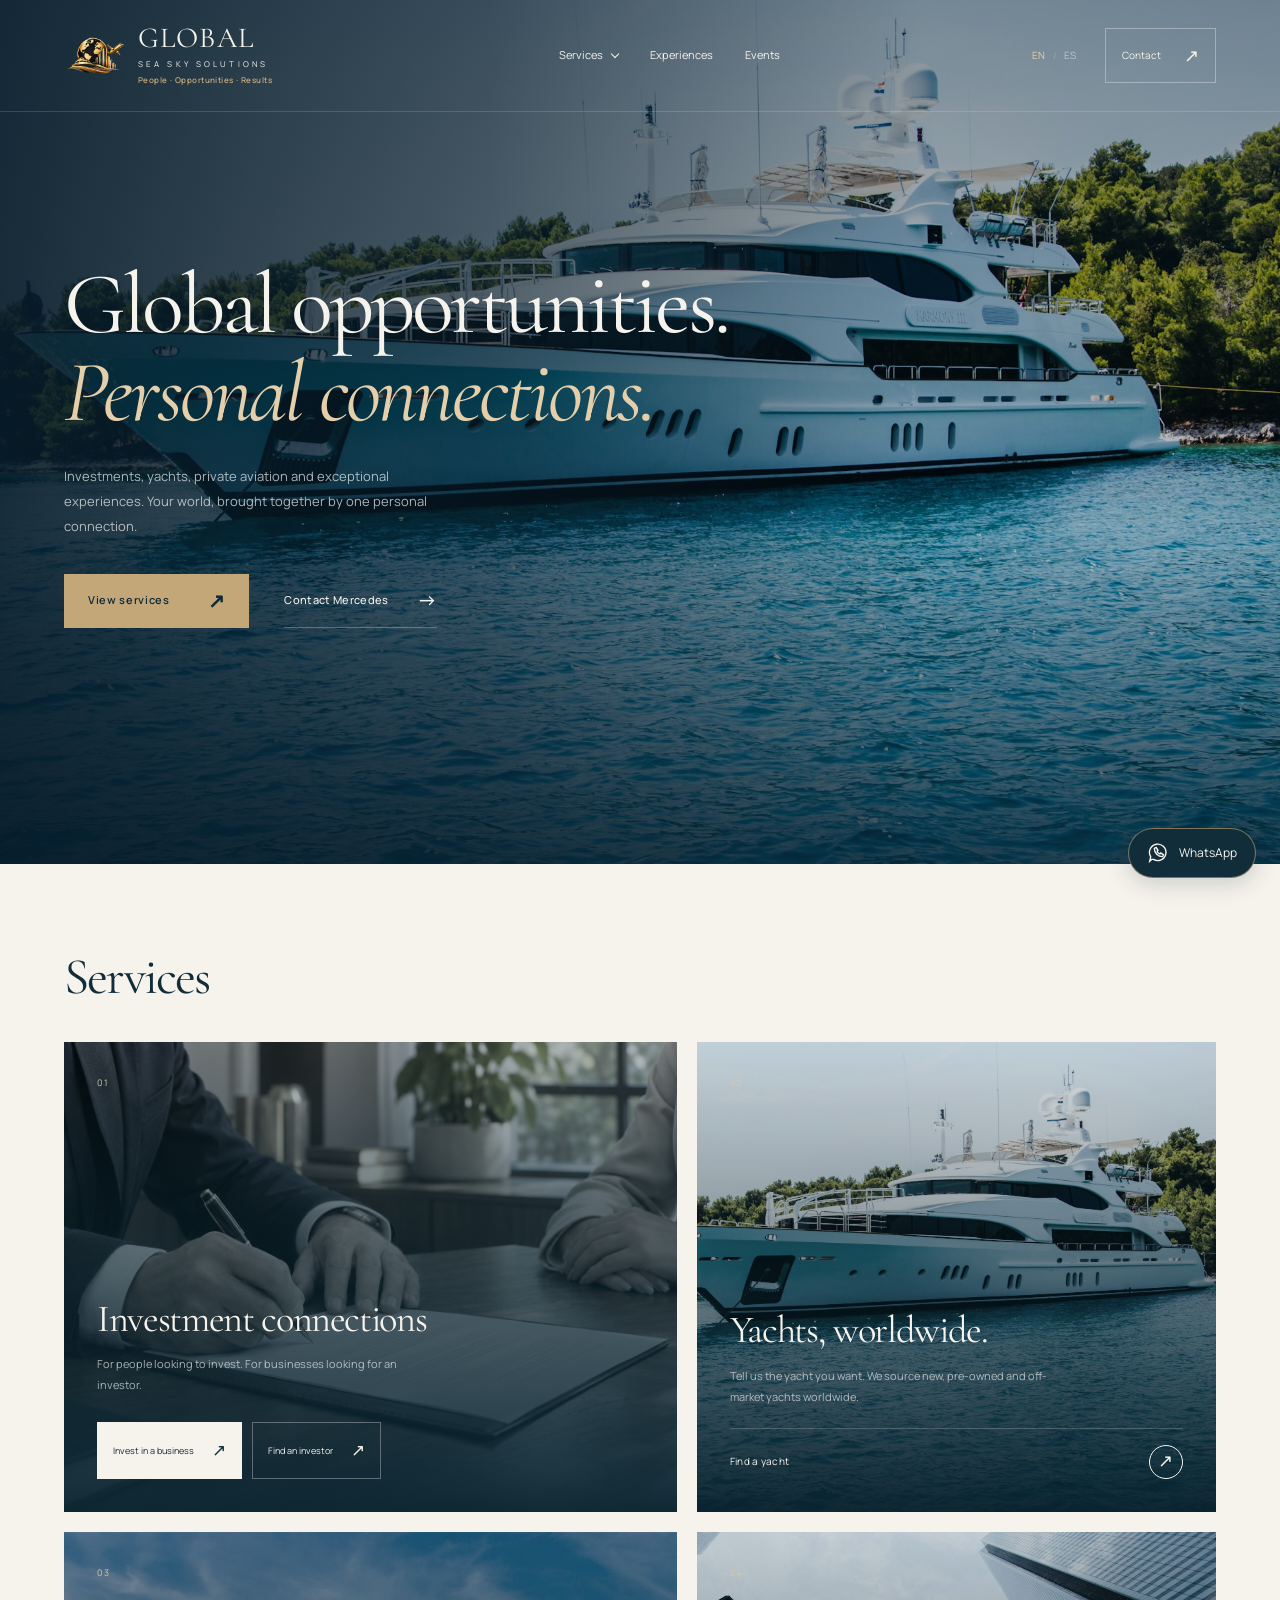
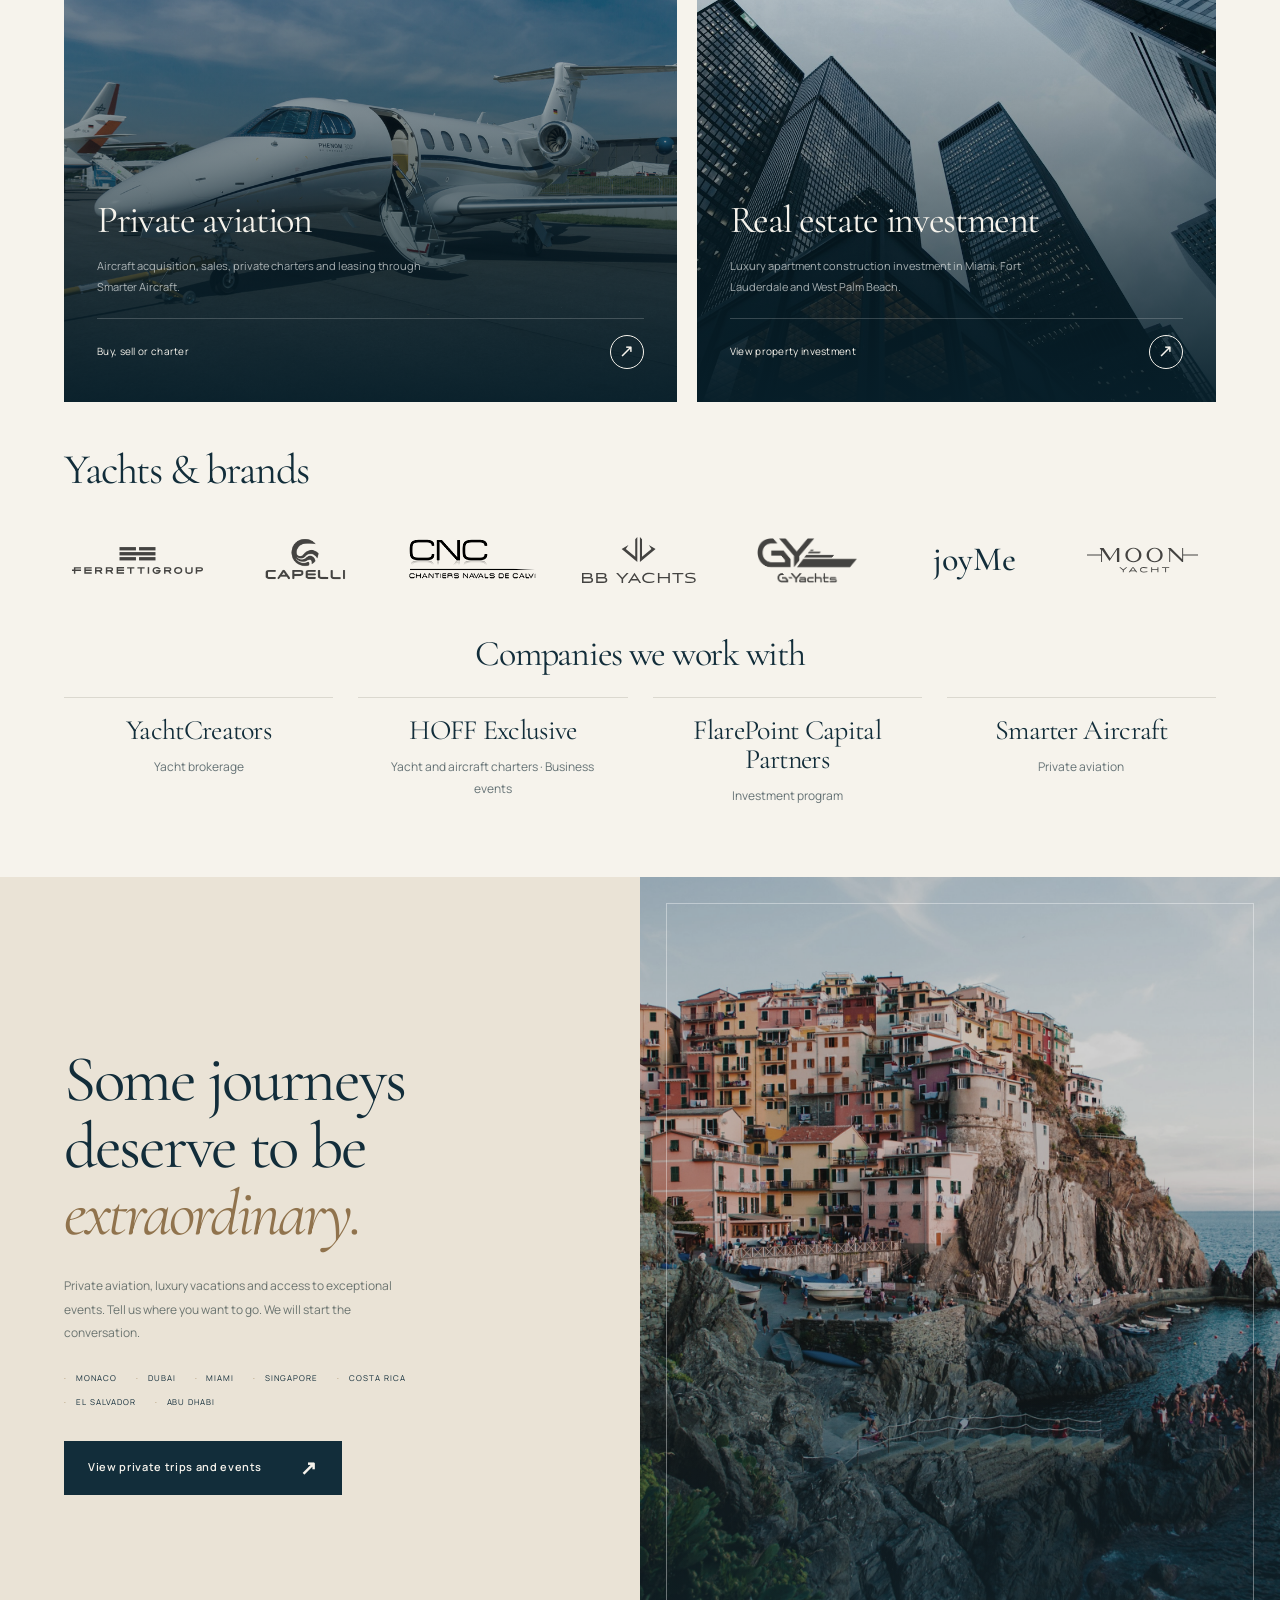
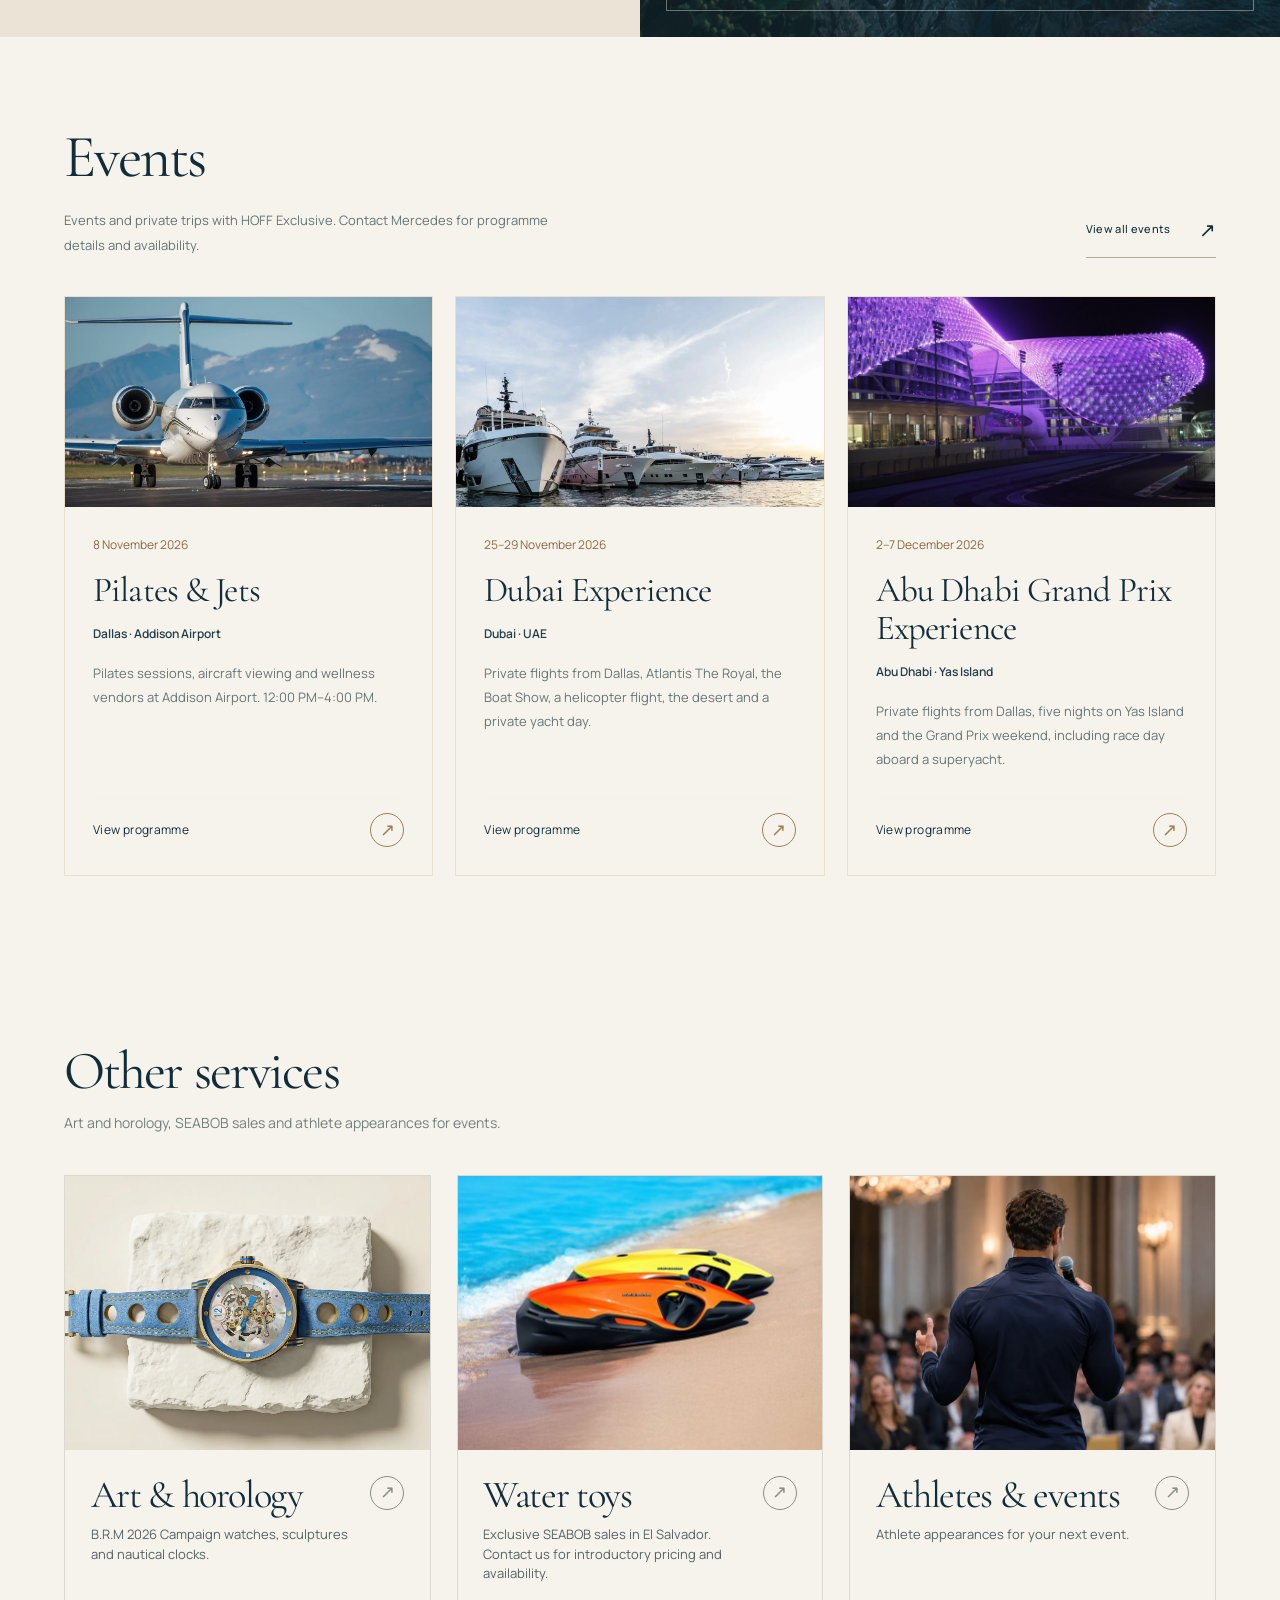
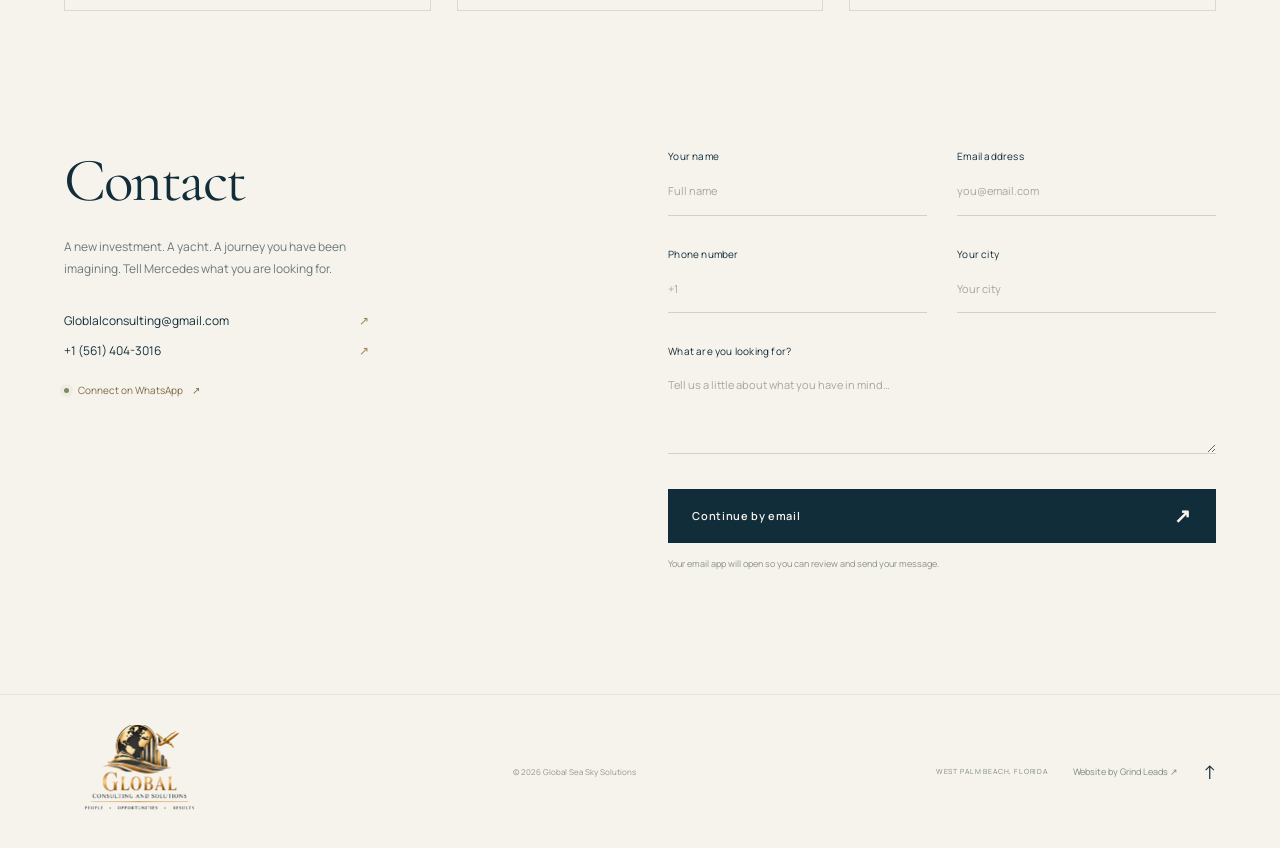
<file: index.html>
<!doctype html>
<html lang="en">
<head>
  <meta charset="UTF-8">
  <meta name="viewport" content="width=device-width, initial-scale=1">
  <meta name="theme-color" content="#122d3a">
  <meta name="description" content="Global Sea Sky Solutions connects your ambitions with investment opportunities, yachts, private aviation and exceptional journeys. Based in West Palm Beach, Florida.">
  <title>Global Sea Sky Solutions — A Personal Connection to a Wider World</title>
  <link rel="icon" type="image/png" href="/global-symbol-gold.png">
  <link rel="preload" as="image" href="/yacht.jpg">
  <link rel="stylesheet" href="/fonts.css">
  <link rel="stylesheet" href="/styles.css?v=20261112-4">
  <script src="/app.js?v=20261112-6" defer></script>
</head>
<body>
<a class="skip-link" href="#main" data-i18n="skip">Skip to content</a>
<header class="header" id="header">
  <a class="wordmark" href="/" aria-label="Global Sea Sky Solutions home">
    <img class="brand-symbol" src="/global-symbol-gold.png" alt="" aria-hidden="true" width="62" height="52" decoding="async">
    <span class="brand-lockup">GLOBAL<small>SEA SKY SOLUTIONS</small><span class="brand-tagline">People · Opportunities · Results</span></span>
  </a>
  <nav class="desktop-nav" aria-label="Main navigation"><details class="services-menu"><summary data-i18n="navExpertise">Services</summary><div class="services-dropdown"><a href="/services/investments/" data-i18n="menu_invest">Investment connections</a><a href="/services/yachts/" data-i18n="menu_yachts">Yacht sales</a><a href="/services/private-aviation/" data-i18n="menu_aviation">Private aviation</a><a href="/services/real-estate/" data-i18n="menu_realestate">Real estate investment</a><a href="/services/private-travel/" data-i18n="menu_experiences">Private travel and events</a><a href="/services/art-horology/" data-i18n="menu_art">Art and horology</a><a href="/services/seabob/" data-i18n="menu_watertoys">SEABOB sales</a><a href="/services/athletes/" data-i18n="menu_athletes">Athletes for events</a><a class="all-services" href="/services/" data-i18n="allServices">All services</a></div></details><a href="/services/private-travel/" data-i18n="navExperiences">Experiences</a><a href="/events/" data-i18n="navEvents">Events</a></nav>
  <div class="header-actions">
    <div class="language" aria-label="Language"><button class="active" data-lang="en" aria-pressed="true">EN</button><span>/</span><button data-lang="es" aria-pressed="false">ES</button></div>
    <a class="header-contact" href="/contact/"><span data-i18n="navContact">Contact</span><span aria-hidden="true">↗</span></a>
    <button class="menu-toggle" id="menu-toggle" aria-expanded="false" aria-controls="mobile-nav" aria-label="Open menu"><span></span><span></span></button>
  </div>
</header>
<nav class="mobile-nav" id="mobile-nav" aria-label="Mobile navigation" hidden><a href="/services/" data-i18n="navExpertise">Services</a><a href="/events/" data-i18n="navEvents">Events</a><a href="/contact/" data-i18n="navContact">Contact</a></nav>
<main id="main">
  <section class="hero" id="home" aria-labelledby="hero-title">
    <div class="hero-photo" aria-hidden="true"></div><div class="hero-shade" aria-hidden="true"></div>
    <div class="hero-content">
      <h1 id="hero-title"><span data-i18n="heroTitle">Global opportunities.</span><em data-i18n="heroItalic">Personal connections.</em></h1>
      <p class="hero-description" data-i18n="heroDescription">Investments, yachts, private aviation and exceptional experiences. Your world, brought together by one personal connection.</p>
      <div class="hero-buttons"><a class="button button-gold" href="#expertise"><span data-i18n="heroButton">View services</span><span aria-hidden="true">↗</span></a><a class="text-link light" href="/contact/"><span data-i18n="heroContact">Contact Mercedes</span><span aria-hidden="true">→</span></a></div>
    </div>
  </section>


  <section class="expertise section-wrap" id="expertise" aria-labelledby="expertise-title">
    <div class="section-heading reveal"><div><h2 id="expertise-title" data-i18n="expertiseTitle">Services</h2></div></div>
    <div class="service-grid">
      <article class="service-card investment-card reveal">
        <img src="/investment-signing.png" loading="lazy" width="1500" height="1001" alt="Illustrative photo of an agreement being signed" data-alt="investmentAlt">
        <div class="card-shade"></div><div class="service-content"><span class="card-index"><span class="card-number">01</span></span><h3><a href="/services/investments/" data-i18n="investmentsTitle">Investment connections</a></h3><p data-i18n="investmentsDescription">For people looking to invest. For businesses looking for an investor.</p><div class="investment-actions"><a href="/services/investments/?interest=invest" class="small-button"><span data-i18n="investAction">Invest in a business</span><span aria-hidden="true">↗</span></a><a href="/services/investments/?interest=capital" class="small-button outlined"><span data-i18n="capitalAction">Find an investor</span><span aria-hidden="true">↗</span></a></div></div>
      </article>
      <article class="service-card yacht-card reveal">
        <img src="/yacht.jpg" loading="lazy" width="2000" height="1333" alt="White motor yacht on Mediterranean waters" data-alt="yachtAlt"><div class="card-shade"></div><div class="service-content"><span class="card-index"><span class="card-number">02</span></span><h3 data-i18n="yachtsTitle">Yachts, worldwide.</h3><p data-i18n="yachtsDescription">Tell us the yacht you want. We source new, pre-owned and off-market yachts worldwide.</p><a class="card-link home-service-cta" href="/services/yachts/"><span data-i18n="yachtAction">Find a yacht</span><span aria-hidden="true" class="round-arrow">↗</span></a></div>
      </article>
      <article class="service-card aviation-card reveal" id="aircraft-card">
        <img src="/aviation.jpg" loading="lazy" width="1500" height="1000" alt="Private business aircraft on the runway" data-alt="aviationAlt"><div class="card-shade"></div><div class="service-content"><span class="card-index"><span class="card-number">03</span></span><h3 data-i18n="aviationTitle">Private aviation</h3><p data-i18n="aviationDescription">Aircraft acquisition, sales, private charters and leasing through Smarter Aircraft.</p><a class="card-link home-service-cta" href="/services/private-aviation/"><span data-i18n="aviationAction">Buy, sell or charter</span><span aria-hidden="true" class="round-arrow">↗</span></a></div>
      </article>
      <article class="service-card realestate-card reveal">
        <img src="/investment.jpg" loading="lazy" width="1800" height="1376" alt="Modern architecture reaching into the sky" data-alt="estateAlt"><div class="card-shade"></div><div class="service-content"><span class="card-index"><span class="card-number">04</span></span><h3 data-i18n="estateTitle">Real estate investment</h3><p data-i18n="estateDescription">Luxury apartment construction investment in Miami, Fort Lauderdale and West Palm Beach.</p><a class="card-link home-service-cta" href="/services/real-estate/"><span data-i18n="estateAction">View property investment</span><span aria-hidden="true" class="round-arrow">↗</span></a></div>
      </article>
    </div>
  </section>

<section class="brands-section section-wrap" id="yacht-brands" aria-labelledby="brands-title"><div class="brands-heading"><h2 id="brands-title" data-i18n="brandsTitle">Yachts &amp; brands</h2></div><div class="brand-grid"><button class="brand-tile featured" data-intent="brand-ferretti" aria-label="Ferretti Group"><img class="brand-logo dark" src="/ferretti.svg" loading="lazy" alt="Ferretti Group"></button><button class="brand-tile " data-intent="brand-capelli" aria-label="Capelli"><img class="brand-logo " src="/capelli.png" loading="lazy" alt="Capelli"></button><button class="brand-tile " data-intent="brand-cncalvi" aria-label="Chantiers Navals de Calvi"><img class="brand-logo " src="/cncalvi.png" loading="lazy" alt="Chantiers Navals de Calvi"></button><button class="brand-tile " data-intent="brand-bb" aria-label="BB Yachts"><img class="brand-logo " src="/bb.svg" loading="lazy" alt="BB Yachts"></button><button class="brand-tile " data-intent="brand-g-yachts" aria-label="G-Yachts"><img class="brand-logo " src="/g-yachts.png" loading="lazy" alt="G-Yachts"></button><button class="brand-tile " data-intent="brand-joyme" aria-label="joyMe"><span class="brand-name">joyMe</span></button><a class="brand-tile " href="/services/yachts/#moon70-sail" aria-label="Moon Yacht · Moon 70 Sail"><img class="brand-logo " src="/moon.svg" loading="lazy" alt="Moon Yacht"></a></div><div class="associations"><h2 data-i18n="associationsTitle">Companies we work with</h2><div class="association-grid"><article><h3>YachtCreators</h3><p data-i18n="yachtcreatorsRole">Yacht brokerage</p></article><article><h3>HOFF Exclusive</h3><p data-i18n="hoffRole">Yacht and aircraft charters · Business events</p></article><article><h3>FlarePoint Capital Partners</h3><p data-i18n="flarepointRole">Investment program</p></article><article><h3>Smarter Aircraft</h3><p data-i18n="smarterRole">Private aviation</p></article></div></div></section>

  <section class="experiences" id="experiences" aria-labelledby="experience-title">
    <div class="experience-copy reveal"><h2 id="experience-title" data-i18n="experienceTitle">Some journeys<br>deserve to be<br><em>extraordinary.</em></h2><p data-i18n="experienceDescription">Private aviation, luxury vacations and access to exceptional events. Tell us where you want to go. We will start the conversation.</p><div class="destination-tags" aria-label="Destinations"><span>MONACO</span><span>DUBAI</span><span>MIAMI</span><span>SINGAPORE</span><span>COSTA RICA</span><span>EL SALVADOR</span><span>ABU DHABI</span></div><a class="button button-dark" href="/services/private-travel/"><span data-i18n="experienceAction">View private trips and events</span><span aria-hidden="true">↗</span></a></div>
    <div class="experience-photo"><img src="/coast.jpg" loading="lazy" width="1279" height="1927" alt="Coastal village overlooking the Mediterranean" data-alt="experienceAlt"><div class="experience-frame" aria-hidden="true"></div></div>
  </section>

<section class="events-section section-wrap" id="events" aria-labelledby="events-title"><div class="events-heading"><div><h2 id="events-title" data-i18n="eventsHeading">Events</h2><p data-i18n="eventsDescription">Events and private trips with HOFF Exclusive. Contact Mercedes for programme details and availability.</p></div><a class="text-link" href="/events/"><span data-i18n="allEvents">View all events</span><span aria-hidden="true">↗</span></a></div><div class="event-grid"><article class="event-card reveal" id="pilates-jets-dallas"><img class="event-image" src="/dallas-private-jet-service.jpg" loading="lazy" alt="Private aircraft on a runway" data-alt="eventDallasAlt"><div class="event-copy"><time datetime="2026-11-08" data-i18n="eventDallasDate">8 November 2026</time><h3>Pilates & Jets</h3><p class="event-place">Dallas · Addison Airport</p><p data-i18n="eventDallasSummary">Pilates sessions, aircraft viewing and wellness vendors at Addison Airport. 12:00 PM–4:00 PM.</p><a class="card-link" href="/events/pilates-jets-dallas/"><span data-i18n="eventDetails">View programme</span><span class="round-arrow" aria-hidden="true">↗</span></a></div></article><article class="event-card reveal" id="dubai-experience"><img class="event-image" src="/event-dubai.jpg" loading="lazy" alt="Yachts at Dubai Harbour" data-alt="eventDubaiAlt"><div class="event-copy"><time datetime="2026-11-25" data-i18n="eventDubaiDate">25–29 November 2026</time><h3>Dubai Experience</h3><p class="event-place">Dubai · UAE</p><p data-i18n="eventDubaiSummary">Private flights from Dallas, Atlantis The Royal, the Boat Show, a helicopter flight, the desert and a private yacht day.</p><a class="card-link" href="/events/dubai-experience/"><span data-i18n="eventDetails">View programme</span><span class="round-arrow" aria-hidden="true">↗</span></a></div></article><article class="event-card reveal" id="abu-dhabi-grand-prix"><img class="event-image" src="/event-abu-dhabi.jpg" loading="lazy" alt="Yas Marina Circuit illuminated at night" data-alt="eventAbuDhabiAlt"><div class="event-copy"><time datetime="2026-12-02" data-i18n="eventAbuDhabiDate">2–7 December 2026</time><h3>Abu Dhabi Grand Prix Experience</h3><p class="event-place">Abu Dhabi · Yas Island</p><p data-i18n="eventAbuDhabiSummary">Private flights from Dallas, five nights on Yas Island and the Grand Prix weekend, including race day aboard a superyacht.</p><a class="card-link" href="/events/abu-dhabi-grand-prix/"><span data-i18n="eventDetails">View programme</span><span class="round-arrow" aria-hidden="true">↗</span></a></div></article></div></section>

  <section class="further section-wrap further-showcase" id="other-services" aria-labelledby="further-title">
    <div class="further-intro"><h2 id="further-title" data-i18n="furtherTitle">Other services</h2><p data-i18n="furtherDescription">Art and horology, SEABOB sales and athlete appearances for events.</p></div>
    <div class="further-list">
      <a class="further-item" href="/services/art-horology/"><img class="further-thumb" src="/brm-2026-campaign-cover.webp" alt="" width="1900" height="1069" loading="lazy" decoding="async"><div class="further-card-copy"><div><h3 data-i18n="artTitle">Art & horology</h3><p data-i18n="artDescription">B.R.M 2026 Campaign watches, sculptures and nautical clocks.</p></div><span class="round-arrow" aria-hidden="true">↗</span></div></a>
      <a class="further-item" href="/services/seabob/"><img class="further-thumb" src="/seabob.jpg" alt="" width="732" height="1200" loading="lazy" decoding="async"><div class="further-card-copy"><div><h3 data-i18n="waterTitle">Water toys</h3><p data-i18n="waterDescription">Exclusive SEABOB sales in El Salvador. Contact us for introductory pricing and availability.</p></div><span class="round-arrow" aria-hidden="true">↗</span></div></a>
      <a class="further-item" href="/services/athletes/"><img class="further-thumb" src="/athlete-event-card.webp" alt="" width="1000" height="750" loading="lazy" decoding="async"><div class="further-card-copy"><div><h3 data-i18n="athleteTitle">Athletes & events</h3><p data-i18n="athleteDescription">Athlete appearances for your next event.</p></div><span class="round-arrow" aria-hidden="true">↗</span></div></a>
    </div>
  </section>


  <section class="contact section-wrap" id="contact" aria-labelledby="contact-title">
    <div class="contact-copy reveal"><h2 id="contact-title" data-i18n="contactTitle">Contact</h2><p data-i18n="contactDescription">A new investment. A yacht. A journey you have been imagining. Tell Mercedes what you are looking for.</p><a class="contact-detail" href="mailto:Globlalconsulting@gmail.com">Globlalconsulting@gmail.com<span aria-hidden="true">↗</span></a><a class="contact-detail" href="tel:+15614043016">+1 (561) 404-3016<span aria-hidden="true">↗</span></a><a class="whatsapp-link" href="https://wa.me/15614043016" target="_blank" rel="noopener"><span class="status-dot"></span><span data-i18n="whatsapp">Connect on WhatsApp</span><span aria-hidden="true">↗</span></a></div>
    <form class="contact-form reveal" id="contact-form"><p class="interest-line" id="interest-line" hidden><span data-i18n="interestLabel">Your interest:</span> <strong id="interest-name"></strong><button type="button" id="clear-interest" aria-label="Clear selected interest">×</button></p><input type="hidden" name="interest" id="interest"><div class="form-row"><label><span data-i18n="nameLabel">Your name</span><input id="name" name="name" autocomplete="name" required placeholder="Full name" data-placeholder="namePlaceholder"></label><label><span data-i18n="emailLabel">Email address</span><input name="email" type="email" autocomplete="email" required placeholder="you@email.com"></label></div><div class="form-row"><label><span data-i18n="phoneLabel">Phone number</span><input name="phone" type="tel" autocomplete="tel" required placeholder="+1"></label><label><span data-i18n="cityLabel">Your city</span><input name="city" autocomplete="address-level2" required placeholder="City, country" data-placeholder="cityPlaceholder"></label></div><label><span data-i18n="messageLabel">What are you looking for?</span><textarea id="message" name="message" rows="3" required placeholder="Tell us a little about what you have in mind…" data-placeholder="messagePlaceholder"></textarea></label><button class="button button-dark form-submit" type="submit"><span data-i18n="submit">Continue by email</span><span aria-hidden="true">↗</span></button><p class="form-note" data-i18n="formNote">Your email app will open so you can review and send your message.</p><p class="form-status" id="form-status" role="status"></p></form>
  </section>
</main>
<footer class="footer"><a class="footer-brand" href="/contact/" aria-label="Global Consulting and Solutions"><img class="full-brand-logo" src="/global-consulting-logo.jpg" alt="Global Consulting and Solutions — People, Opportunities, Results" width="1206" height="742" loading="lazy" decoding="async"></a><p>© 2026 Global Sea Sky Solutions</p><div><span data-i18n="footerLocation">WEST PALM BEACH, FLORIDA</span><a href="https://grindleads.com/" target="_blank" rel="noopener nofollow" style="font-size:9px;color:#7e8a82;white-space:nowrap">Website by Grind Leads ↗</a><a href="#home" aria-label="Back to top">↑</a></div></footer>
<dialog class="service-dialog" id="service-dialog" aria-labelledby="dialog-title"><button class="dialog-close" id="dialog-close" aria-label="Close details">×</button><div class="dialog-photo" id="dialog-photo"></div><div class="dialog-content"><h2 id="dialog-title"></h2><p id="dialog-description"></p><ul id="dialog-points"></ul><button class="button button-dark" id="dialog-contact"><span data-i18n="dialogAction">Discuss your interest</span><span aria-hidden="true">↗</span></button></div></dialog>
<a class="floating-contact" href="https://wa.me/15614043016" target="_blank" rel="noopener" aria-label="WhatsApp Mercedes Pilla"><svg viewBox="0 0 24 24" aria-hidden="true"><path d="M5 19l-2 2 1-5a9 9 0 1 1 3 3Z"/><path d="M8 7c0 5 4 9 9 9l1-2-3-2-1 1c-2-1-3-2-3-3l1-1-2-3Z"/></svg><span>WhatsApp</span></a></body>
</html>
</file>
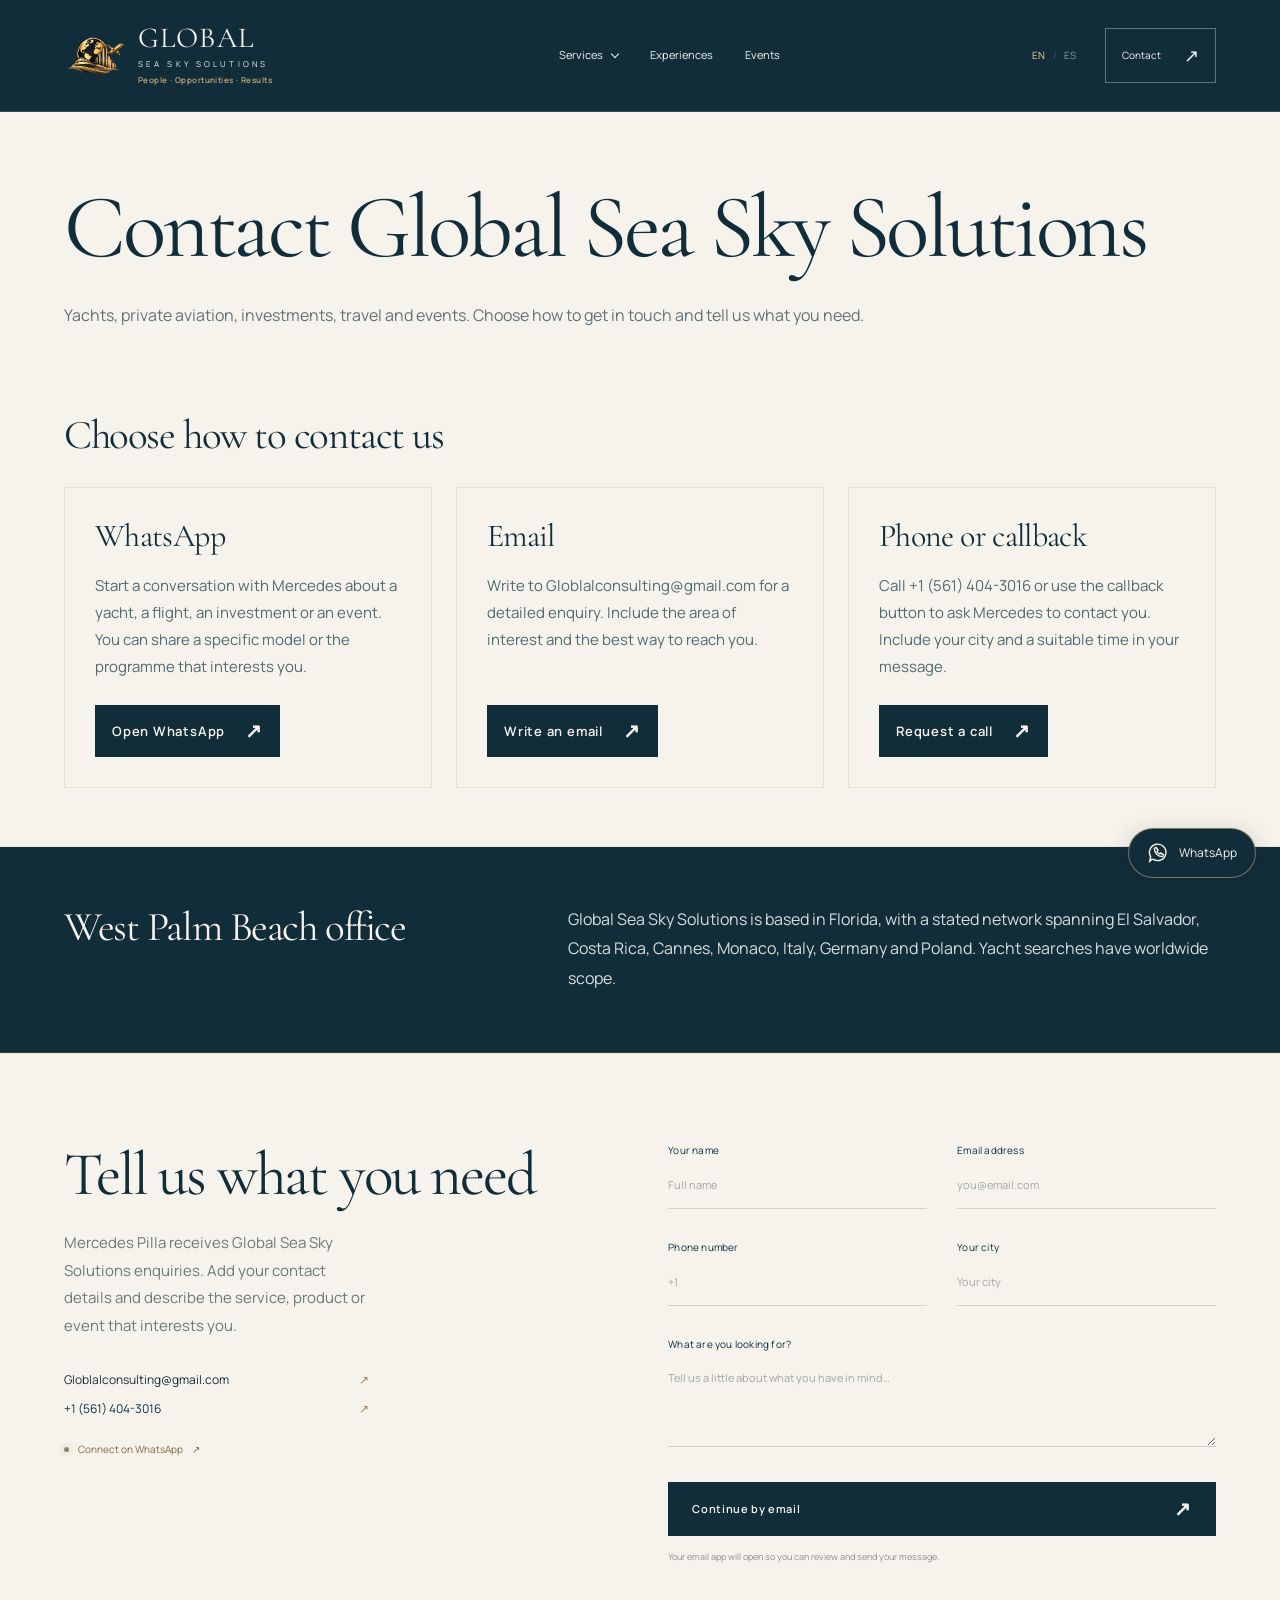
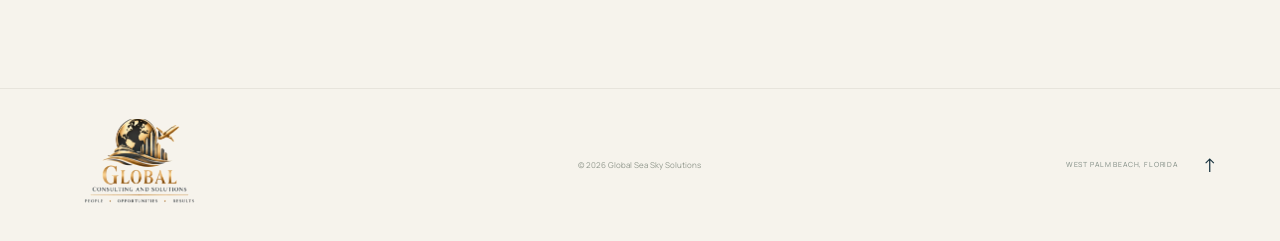
<file: contact/index.html>
<!doctype html>
<html lang="en">
<head>
  <meta charset="UTF-8">
  <meta name="viewport" content="width=device-width, initial-scale=1">
  <meta name="theme-color" content="#122d3a">
  <meta name="description" content="Contact Global Sea Sky Solutions by WhatsApp, email or telephone, or make a service enquiry.">
  <title>Global Sea Sky Solutions — Contact</title>
  <link rel="icon" type="image/png" href="/global-symbol-gold.png">
  <link rel="stylesheet" href="/fonts.css">
  <link rel="stylesheet" href="/styles.css?v=20261112-3">
  <script>window.GC_PAGE_TRANSLATIONS={"allServices": "Todos los servicios", "requestCall": "Solicitar una llamada", "pageEnquiry": "Consultar con Mercedes", "whatsappDirect": "WhatsApp", "backServices": "Ver servicios", "included": "Qué incluye", "programme": "Programa", "eventEnquiry": "Consultar por este evento", "readDetails": "Ver detalles", "serviceDirectoryTitle": "Servicios", "serviceDirectoryLead": "Yates, aviación privada, inversiones, viajes, arte, SEABOB y atletas para eventos. Elegí el área que te interesa y consultá directamente con Mercedes.", "relatedServices": "Otros servicios", "officeTitle": "Oficina", "coverageTitle": "Cobertura", "tripOrigin": "Salida desde Dallas", "eventHost": "Organizado por HOFF Exclusive", "eventAvailability": "Consultá por la disponibilidad y los detalles de participación. El programa está sujeto a confirmación final de lugares y horarios.", "menu_invest": "Conexiones de inversión", "menu_yachts": "Venta de yates", "menu_aviation": "Aviación privada", "menu_realestate": "Inversión inmobiliaria", "menu_experiences": "Viajes privados y eventos", "menu_art": "Arte y relojería", "menu_watertoys": "Venta de SEABOB", "menu_athletes": "Atletas para eventos", "athleteBriefTitle": "Datos del evento", "briefEvent": "Evento", "briefEventBody": "La ocasión y su público", "briefPlace": "Ubicación", "briefPlaceBody": "Ciudad y lugar", "briefDate": "Fechas", "briefDateBody": "Una fecha o un período aproximado", "briefRole": "Participación", "briefRoleBody": "El atleta y el rol que querés conversar", "contactPageTitle": "Contactá a Global Sea Sky Solutions", "contactPageLead": "Yates, aviación privada, inversiones, viajes y eventos. Elegí cómo contactar y contanos qué necesitás.", "contactTitle": "Contanos qué necesitás", "contactDescription": "Mercedes Pilla recibe las consultas de Global Sea Sky Solutions. Completá tus datos de contacto y describí el servicio, producto o evento que te interesa.", "contact-channelsTitle": "Elegí cómo contactar", "contact-channelsCard0Title": "WhatsApp", "contact-channelsCard0Body": "Iniciá una conversación con Mercedes por un yate, un vuelo, una inversión o un evento. Podés compartir el modelo o el programa que te interesa.", "contact-channelsCard0Action": "Abrir WhatsApp", "contact-channelsCard1Title": "Email", "contact-channelsCard1Body": "Escribí a Globlalconsulting@gmail.com para una consulta detallada. Incluí el área que te interesa y la mejor forma de contactarte.", "contact-channelsCard1Action": "Escribir un email", "contact-channelsCard2Title": "Teléfono o llamada", "contact-channelsCard2Body": "Llamá al +1 (561) 404-3016 o usá el botón de solicitud de llamada. Podés indicar tu ciudad y un horario conveniente en el mensaje.", "contact-channelsCard2Action": "Solicitar una llamada", "contact-officeTitle": "Oficina en West Palm Beach", "contact-officeP1": "Global Sea Sky Solutions tiene base en Florida y una red que abarca El Salvador, Costa Rica, Cannes, Mónaco, Italia, Alemania y Polonia. La búsqueda de yates tiene alcance mundial."};</script><script src="/app.js?v=20261112-6" defer></script>
</head>
<body class="inner-page contact-page" data-page="detail" data-interest="" data-title-en="Global Sea Sky Solutions — Contact" data-title-es="Global Sea Sky Solutions — Contacto">
<a class="skip-link" href="#main" data-i18n="skip">Skip to content</a>
<header class="header" id="header">
  <a class="wordmark" href="/" aria-label="Global Sea Sky Solutions home">
    <img class="brand-symbol" src="/global-symbol-gold.png" alt="" aria-hidden="true" width="62" height="52" decoding="async">
    <span class="brand-lockup">GLOBAL<small>SEA SKY SOLUTIONS</small><span class="brand-tagline">People · Opportunities · Results</span></span>
  </a>
  <nav class="desktop-nav" aria-label="Main navigation"><details class="services-menu"><summary data-i18n="navExpertise">Services</summary><div class="services-dropdown"><a href="/services/investments/" data-i18n="menu_invest">Investment connections</a><a href="/services/yachts/" data-i18n="menu_yachts">Yacht sales</a><a href="/services/private-aviation/" data-i18n="menu_aviation">Private aviation</a><a href="/services/real-estate/" data-i18n="menu_realestate">Real estate investment</a><a href="/services/private-travel/" data-i18n="menu_experiences">Private travel and events</a><a href="/services/art-horology/" data-i18n="menu_art">Art and horology</a><a href="/services/seabob/" data-i18n="menu_watertoys">SEABOB sales</a><a href="/services/athletes/" data-i18n="menu_athletes">Athletes for events</a><a class="all-services" href="/services/" data-i18n="allServices">All services</a></div></details><a href="/services/private-travel/" data-i18n="navExperiences">Experiences</a><a href="/events/" data-i18n="navEvents">Events</a></nav>
  <div class="header-actions">
    <div class="language" aria-label="Language"><button class="active" data-lang="en" aria-pressed="true">EN</button><span>/</span><button data-lang="es" aria-pressed="false">ES</button></div>
    <a class="header-contact" href="/contact/"><span data-i18n="navContact">Contact</span><span aria-hidden="true">↗</span></a>
    <button class="menu-toggle" id="menu-toggle" aria-expanded="false" aria-controls="mobile-nav" aria-label="Open menu"><span></span><span></span></button>
  </div>
</header>
<nav class="mobile-nav" id="mobile-nav" aria-label="Mobile navigation" hidden><a href="/services/" data-i18n="navExpertise">Services</a><a href="/events/" data-i18n="navEvents">Events</a><a href="/contact/" data-i18n="navContact">Contact</a></nav>
<main id="main"><section class="directory-intro section-wrap" id="home"><h1 data-i18n="contactPageTitle">Contact Global Sea Sky Solutions</h1><p data-i18n="contactPageLead">Yachts, private aviation, investments, travel and events. Choose how to get in touch and tell us what you need.</p></section><section class="content-section section-wrap content-layout-contact-channels" id="contact-channels"><div class="section-introduction"><h2 data-i18n="contact-channelsTitle">Choose how to contact us</h2><div class="section-description"></div></div><div class="detail-grid"><article class="detail-block"><div class="detail-block-copy"><h3 data-i18n="contact-channelsCard0Title">WhatsApp</h3><p data-i18n="contact-channelsCard0Body">Start a conversation with Mercedes about a yacht, a flight, an investment or an event. You can share a specific model or the programme that interests you.</p><a class="button button-dark" href="https://wa.me/15614043016"><span data-i18n="contact-channelsCard0Action">Open WhatsApp</span><span aria-hidden="true">↗</span></a></div></article><article class="detail-block"><div class="detail-block-copy"><h3 data-i18n="contact-channelsCard1Title">Email</h3><p data-i18n="contact-channelsCard1Body">Write to Globlalconsulting@gmail.com for a detailed enquiry. Include the area of interest and the best way to reach you.</p><a class="button button-dark" href="mailto:Globlalconsulting@gmail.com"><span data-i18n="contact-channelsCard1Action">Write an email</span><span aria-hidden="true">↗</span></a></div></article><article class="detail-block"><div class="detail-block-copy"><h3 data-i18n="contact-channelsCard2Title">Phone or callback</h3><p data-i18n="contact-channelsCard2Body">Call +1 (561) 404-3016 or use the callback button to ask Mercedes to contact you. Include your city and a suitable time in your message.</p><button class="button button-dark" data-intent="call"><span data-i18n="contact-channelsCard2Action">Request a call</span><span aria-hidden="true">↗</span></button></div></article></div></section><section class="content-section section-wrap content-layout-band" id="contact-office"><div class="section-introduction"><h2 data-i18n="contact-officeTitle">West Palm Beach office</h2><div class="section-description"><p class="section-body" data-i18n="contact-officeP1">Global Sea Sky Solutions is based in Florida, with a stated network spanning El Salvador, Costa Rica, Cannes, Monaco, Italy, Germany and Poland. Yacht searches have worldwide scope.</p></div></div></section>  <section class="contact section-wrap" id="contact" aria-labelledby="contact-title">
    <div class="contact-copy reveal"><h2 id="contact-title" data-i18n="contactTitle">Tell us what you need</h2><p data-i18n="contactDescription">Mercedes Pilla receives Global Sea Sky Solutions enquiries. Add your contact details and describe the service, product or event that interests you.</p><a class="contact-detail" href="mailto:Globlalconsulting@gmail.com">Globlalconsulting@gmail.com<span aria-hidden="true">↗</span></a><a class="contact-detail" href="tel:+15614043016">+1 (561) 404-3016<span aria-hidden="true">↗</span></a><a class="whatsapp-link" href="https://wa.me/15614043016" target="_blank" rel="noopener"><span class="status-dot"></span><span data-i18n="whatsapp">Connect on WhatsApp</span><span aria-hidden="true">↗</span></a></div>
    <form class="contact-form reveal" id="contact-form"><p class="interest-line" id="interest-line" hidden><span data-i18n="interestLabel">Your interest:</span> <strong id="interest-name"></strong><button type="button" id="clear-interest" aria-label="Clear selected interest">×</button></p><input type="hidden" name="interest" id="interest"><div class="form-row"><label><span data-i18n="nameLabel">Your name</span><input id="name" name="name" autocomplete="name" required placeholder="Full name" data-placeholder="namePlaceholder"></label><label><span data-i18n="emailLabel">Email address</span><input name="email" type="email" autocomplete="email" required placeholder="you@email.com"></label></div><div class="form-row"><label><span data-i18n="phoneLabel">Phone number</span><input name="phone" type="tel" autocomplete="tel" required placeholder="+1"></label><label><span data-i18n="cityLabel">Your city</span><input name="city" autocomplete="address-level2" required placeholder="City, country" data-placeholder="cityPlaceholder"></label></div><label><span data-i18n="messageLabel">What are you looking for?</span><textarea id="message" name="message" rows="3" required placeholder="Tell us a little about what you have in mind…" data-placeholder="messagePlaceholder"></textarea></label><button class="button button-dark form-submit" type="submit"><span data-i18n="submit">Continue by email</span><span aria-hidden="true">↗</span></button><p class="form-note" data-i18n="formNote">Your email app will open so you can review and send your message.</p><p class="form-status" id="form-status" role="status"></p></form>
  </section>
</main>
<footer class="footer"><a class="footer-brand" href="/contact/" aria-label="Global Consulting and Solutions"><img class="full-brand-logo" src="/global-consulting-logo.jpg" alt="Global Consulting and Solutions — People, Opportunities, Results" width="1206" height="742" loading="lazy" decoding="async"></a><p>© 2026 Global Sea Sky Solutions</p><div><span data-i18n="footerLocation">WEST PALM BEACH, FLORIDA</span><a href="#home" aria-label="Back to top">↑</a></div></footer>
<dialog class="service-dialog" id="service-dialog" aria-labelledby="dialog-title"><button class="dialog-close" id="dialog-close" aria-label="Close details">×</button><div class="dialog-photo" id="dialog-photo"></div><div class="dialog-content"><h2 id="dialog-title"></h2><p id="dialog-description"></p><ul id="dialog-points"></ul><button class="button button-dark" id="dialog-contact"><span data-i18n="dialogAction">Discuss your interest</span><span aria-hidden="true">↗</span></button></div></dialog>
<a class="floating-contact" href="https://wa.me/15614043016" target="_blank" rel="noopener" aria-label="WhatsApp Mercedes Pilla"><svg viewBox="0 0 24 24" aria-hidden="true"><path d="M5 19l-2 2 1-5a9 9 0 1 1 3 3Z"/><path d="M8 7c0 5 4 9 9 9l1-2-3-2-1 1c-2-1-3-2-3-3l1-1-2-3Z"/></svg><span>WhatsApp</span></a></body>
</html>
</file>
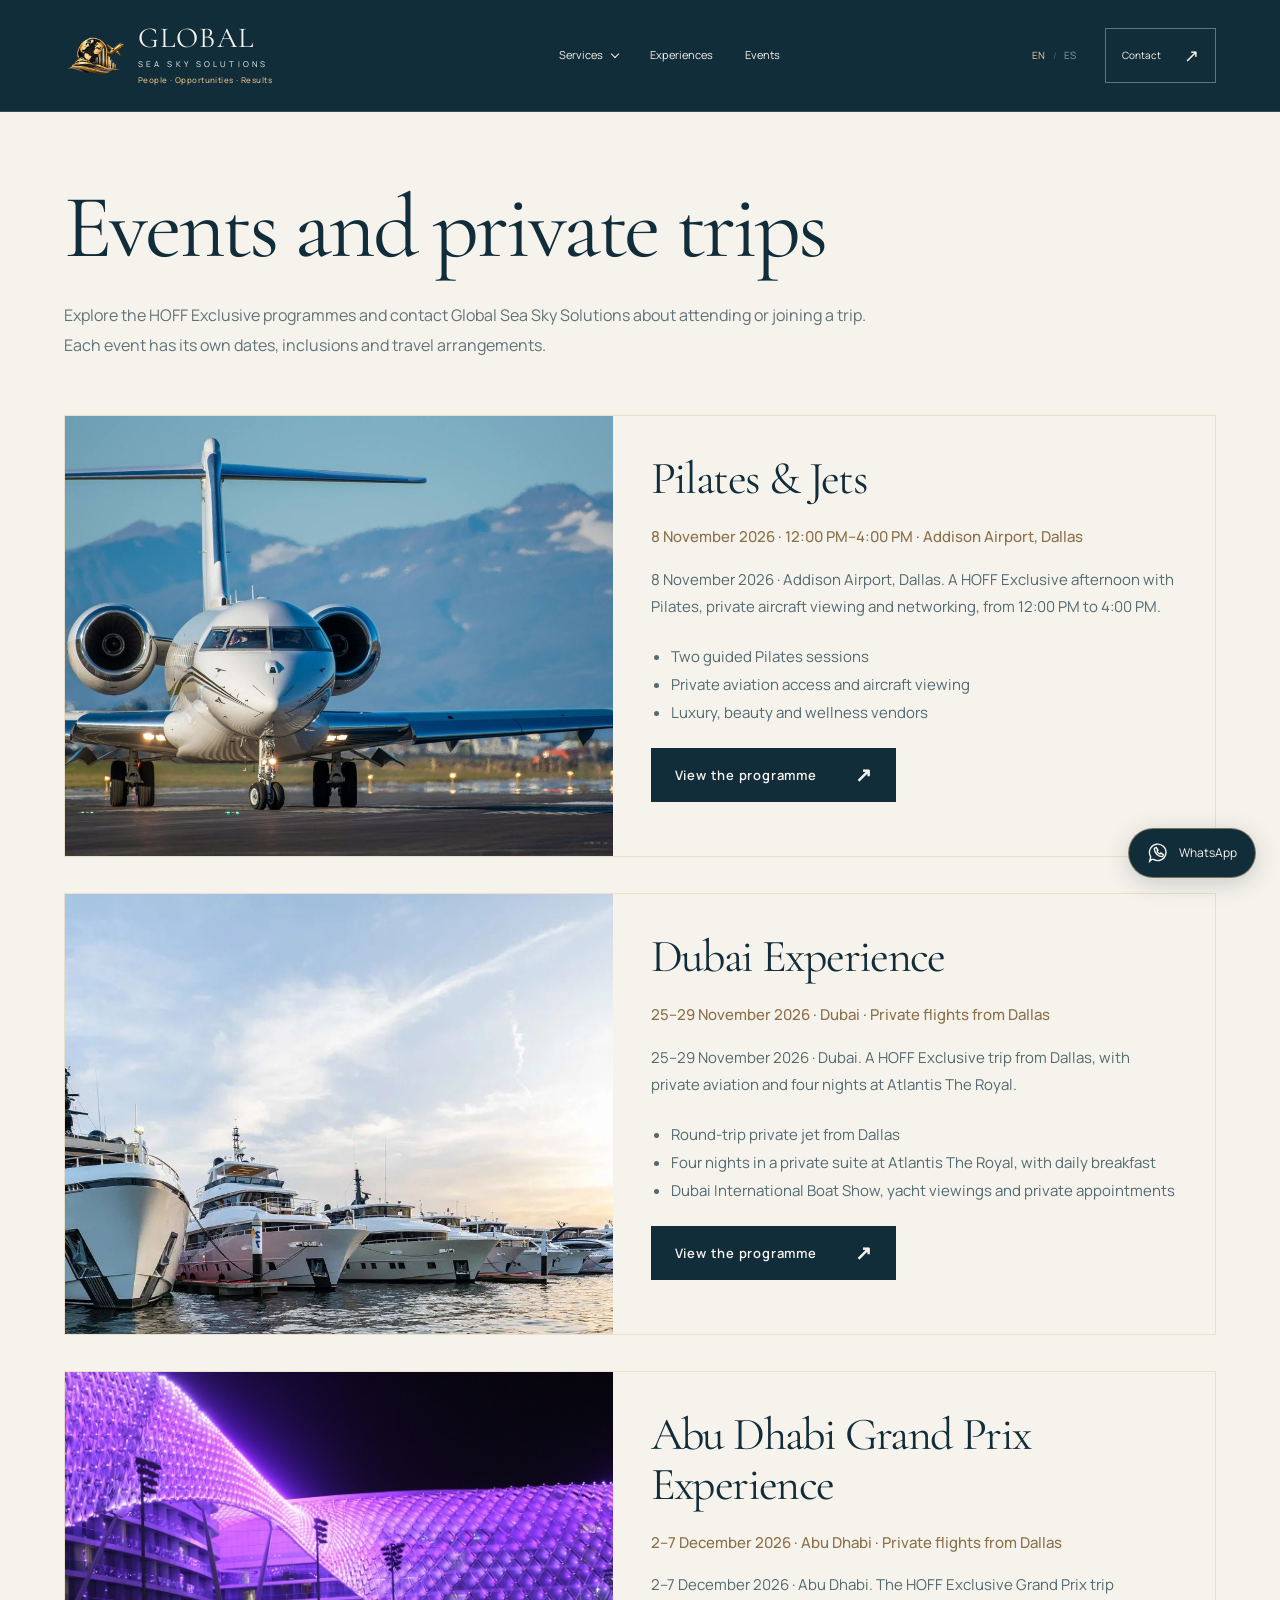
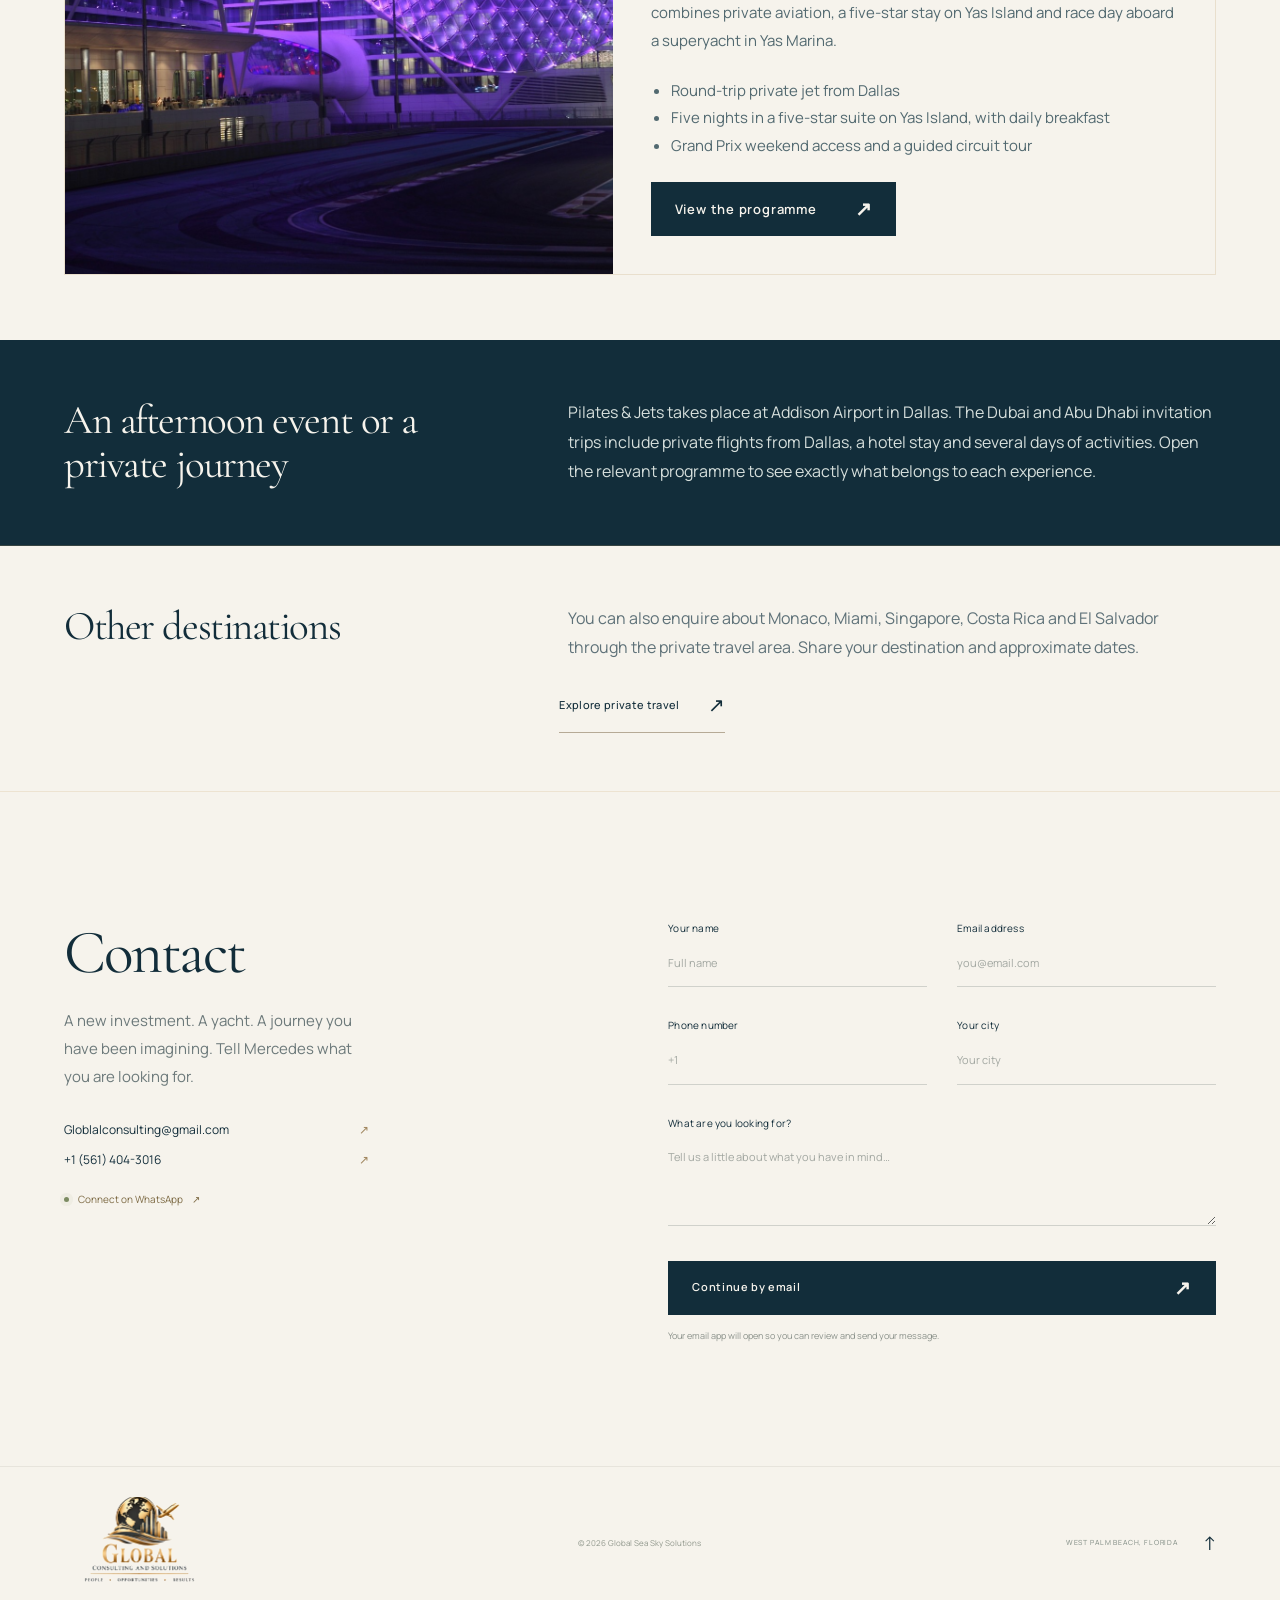
<file: events/index.html>
<!doctype html>
<html lang="en">
<head>
  <meta charset="UTF-8">
  <meta name="viewport" content="width=device-width, initial-scale=1">
  <meta name="theme-color" content="#122d3a">
  <meta name="description" content="HOFF Exclusive events in Dallas, Dubai and Abu Dhabi, with programmes and participation enquiries through Global Sea Sky Solutions.">
  <title>Global Sea Sky Solutions — Events and private trips</title>
  <link rel="icon" type="image/png" href="/global-symbol-gold.png">
  <link rel="stylesheet" href="/fonts.css">
  <link rel="stylesheet" href="/styles.css?v=20261112-3">
  <script>window.GC_PAGE_TRANSLATIONS={"allServices": "Todos los servicios", "requestCall": "Solicitar una llamada", "pageEnquiry": "Consultar con Mercedes", "whatsappDirect": "WhatsApp", "backServices": "Ver servicios", "included": "Qué incluye", "programme": "Programa", "eventEnquiry": "Consultar por este evento", "readDetails": "Ver detalles", "serviceDirectoryTitle": "Servicios", "serviceDirectoryLead": "Yates, aviación privada, inversiones, viajes, arte, SEABOB y atletas para eventos. Elegí el área que te interesa y consultá directamente con Mercedes.", "relatedServices": "Otros servicios", "officeTitle": "Oficina", "coverageTitle": "Cobertura", "tripOrigin": "Salida desde Dallas", "eventHost": "Organizado por HOFF Exclusive", "eventAvailability": "Consultá por la disponibilidad y los detalles de participación. El programa está sujeto a confirmación final de lugares y horarios.", "menu_invest": "Conexiones de inversión", "menu_yachts": "Venta de yates", "menu_aviation": "Aviación privada", "menu_realestate": "Inversión inmobiliaria", "menu_experiences": "Viajes privados y eventos", "menu_art": "Arte y relojería", "menu_watertoys": "Venta de SEABOB", "menu_athletes": "Atletas para eventos", "athleteBriefTitle": "Datos del evento", "briefEvent": "Evento", "briefEventBody": "La ocasión y su público", "briefPlace": "Ubicación", "briefPlaceBody": "Ciudad y lugar", "briefDate": "Fechas", "briefDateBody": "Una fecha o un período aproximado", "briefRole": "Participación", "briefRoleBody": "El atleta y el rol que querés conversar", "eventsIndexTitle": "Eventos y viajes privados", "eventsIndexLead": "Explorá los programas de HOFF Exclusive y contactá a Global Sea Sky Solutions por asistencia o participación. Cada evento tiene sus fechas, inclusiones y forma de viaje.", "eventDetails": "Ver el programa", "contactTitle": "Consultas de eventos", "contactDescription": "Contanos qué evento te interesa y qué información necesitás. La consulta conserva el nombre del programa.", "indexDate0": "8 de noviembre de 2026 · 12:00–16:00 · Addison Airport, Dallas", "indexDescription0": "8 de noviembre de 2026 · Addison Airport, Dallas. Un evento de HOFF Exclusive con Pilates, visita de aeronaves y networking, de 12:00 a 16:00.", "index0Point0": "Dos sesiones guiadas de Pilates", "index0Point1": "Acceso al entorno de aviación privada y visita de aeronaves", "index0Point2": "Marcas de lujo, belleza y bienestar", "indexDate1": "25–29 de noviembre de 2026 · Dubái · Vuelos privados desde Dallas", "indexDescription1": "25–29 de noviembre de 2026 · Dubái. Un viaje de HOFF Exclusive desde Dallas, con aviación privada y cuatro noches en Atlantis The Royal.", "index1Point0": "Avión privado de ida y vuelta desde Dallas", "index1Point1": "Cuatro noches en suite privada en Atlantis The Royal, con desayuno diario", "index1Point2": "Dubai International Boat Show, visitas de yates y citas privadas", "indexDate2": "2–7 de diciembre de 2026 · Abu Dabi · Vuelos privados desde Dallas", "indexDescription2": "2–7 de diciembre de 2026 · Abu Dabi. La experiencia Grand Prix de HOFF Exclusive combina aviación privada, una estancia de cinco estrellas en Yas Island y la carrera desde un superyate en Yas Marina.", "index2Point0": "Avión privado de ida y vuelta desde Dallas", "index2Point1": "Cinco noches en suite de cinco estrellas en Yas Island, con desayuno diario", "index2Point2": "Acceso al fin de semana del Grand Prix y visita guiada del circuito", "events-overviewTitle": "Un evento de una tarde o un viaje privado", "events-overviewText": "Pilates & Jets se realiza en Addison Airport, Dallas. Los viajes por invitación de Dubái y Abu Dabi incluyen vuelos privados desde Dallas, alojamiento y varios días de actividades. Abrí el programa correspondiente para conocer qué incluye cada experiencia.", "events-destinationsTitle": "Otros destinos", "events-destinationsText": "También podés consultar por Mónaco, Miami, Singapur, Costa Rica y El Salvador desde el área de viajes privados. Compartí el destino y las fechas aproximadas.", "events-destinationsLink": "Ver viajes privados"};</script><script src="/app.js?v=20261112-6" defer></script>
</head>
<body class="inner-page events-index" data-page="detail" data-interest="" data-title-en="Global Sea Sky Solutions — Events and private trips" data-title-es="Global Sea Sky Solutions — Eventos y viajes privados">
<a class="skip-link" href="#main" data-i18n="skip">Skip to content</a>
<header class="header" id="header">
  <a class="wordmark" href="/" aria-label="Global Sea Sky Solutions home">
    <img class="brand-symbol" src="/global-symbol-gold.png" alt="" aria-hidden="true" width="62" height="52" decoding="async">
    <span class="brand-lockup">GLOBAL<small>SEA SKY SOLUTIONS</small><span class="brand-tagline">People · Opportunities · Results</span></span>
  </a>
  <nav class="desktop-nav" aria-label="Main navigation"><details class="services-menu"><summary data-i18n="navExpertise">Services</summary><div class="services-dropdown"><a href="/services/investments/" data-i18n="menu_invest">Investment connections</a><a href="/services/yachts/" data-i18n="menu_yachts">Yacht sales</a><a href="/services/private-aviation/" data-i18n="menu_aviation">Private aviation</a><a href="/services/real-estate/" data-i18n="menu_realestate">Real estate investment</a><a href="/services/private-travel/" data-i18n="menu_experiences">Private travel and events</a><a href="/services/art-horology/" data-i18n="menu_art">Art and horology</a><a href="/services/seabob/" data-i18n="menu_watertoys">SEABOB sales</a><a href="/services/athletes/" data-i18n="menu_athletes">Athletes for events</a><a class="all-services" href="/services/" data-i18n="allServices">All services</a></div></details><a href="/services/private-travel/" data-i18n="navExperiences">Experiences</a><a href="/events/" data-i18n="navEvents">Events</a></nav>
  <div class="header-actions">
    <div class="language" aria-label="Language"><button class="active" data-lang="en" aria-pressed="true">EN</button><span>/</span><button data-lang="es" aria-pressed="false">ES</button></div>
    <a class="header-contact" href="/contact/"><span data-i18n="navContact">Contact</span><span aria-hidden="true">↗</span></a>
    <button class="menu-toggle" id="menu-toggle" aria-expanded="false" aria-controls="mobile-nav" aria-label="Open menu"><span></span><span></span></button>
  </div>
</header>
<nav class="mobile-nav" id="mobile-nav" aria-label="Mobile navigation" hidden><a href="/services/" data-i18n="navExpertise">Services</a><a href="/events/" data-i18n="navEvents">Events</a><a href="/contact/" data-i18n="navContact">Contact</a></nav>
<main id="main"><section class="directory-intro section-wrap" id="home"><h1 data-i18n="eventsIndexTitle">Events and private trips</h1><p data-i18n="eventsIndexLead">Explore the HOFF Exclusive programmes and contact Global Sea Sky Solutions about attending or joining a trip. Each event has its own dates, inclusions and travel arrangements.</p></section><section class="event-index-list section-wrap"><article class="event-index-row"><img src="/dallas-private-jet-service.jpg" alt="Pilates & Jets" loading="lazy"><div class="event-index-copy"><h2>Pilates & Jets</h2><p class="event-date" data-i18n="indexDate0">8 November 2026 · 12:00 PM–4:00 PM · Addison Airport, Dallas</p><p data-i18n="indexDescription0">8 November 2026 · Addison Airport, Dallas. A HOFF Exclusive afternoon with Pilates, private aircraft viewing and networking, from 12:00 PM to 4:00 PM.</p><ul><li data-i18n="index0Point0">Two guided Pilates sessions</li><li data-i18n="index0Point1">Private aviation access and aircraft viewing</li><li data-i18n="index0Point2">Luxury, beauty and wellness vendors</li></ul><a class="button button-dark" href="/events/pilates-jets-dallas/"><span data-i18n="eventDetails">View the programme</span><span aria-hidden="true">↗</span></a></div></article><article class="event-index-row"><img src="/event-dubai.jpg" alt="Dubai Experience" loading="lazy"><div class="event-index-copy"><h2>Dubai Experience</h2><p class="event-date" data-i18n="indexDate1">25–29 November 2026 · Dubai · Private flights from Dallas</p><p data-i18n="indexDescription1">25–29 November 2026 · Dubai. A HOFF Exclusive trip from Dallas, with private aviation and four nights at Atlantis The Royal.</p><ul><li data-i18n="index1Point0">Round-trip private jet from Dallas</li><li data-i18n="index1Point1">Four nights in a private suite at Atlantis The Royal, with daily breakfast</li><li data-i18n="index1Point2">Dubai International Boat Show, yacht viewings and private appointments</li></ul><a class="button button-dark" href="/events/dubai-experience/"><span data-i18n="eventDetails">View the programme</span><span aria-hidden="true">↗</span></a></div></article><article class="event-index-row"><img src="/event-abu-dhabi.jpg" alt="Abu Dhabi Grand Prix Experience" loading="lazy"><div class="event-index-copy"><h2>Abu Dhabi Grand Prix Experience</h2><p class="event-date" data-i18n="indexDate2">2–7 December 2026 · Abu Dhabi · Private flights from Dallas</p><p data-i18n="indexDescription2">2–7 December 2026 · Abu Dhabi. The HOFF Exclusive Grand Prix trip combines private aviation, a five-star stay on Yas Island and race day aboard a superyacht in Yas Marina.</p><ul><li data-i18n="index2Point0">Round-trip private jet from Dallas</li><li data-i18n="index2Point1">Five nights in a five-star suite on Yas Island, with daily breakfast</li><li data-i18n="index2Point2">Grand Prix weekend access and a guided circuit tour</li></ul><a class="button button-dark" href="/events/abu-dhabi-grand-prix/"><span data-i18n="eventDetails">View the programme</span><span aria-hidden="true">↗</span></a></div></article></section><section class="content-section section-wrap content-layout-band" id="events-overview"><div class="section-introduction"><h2 data-i18n="events-overviewTitle">An afternoon event or a private journey</h2><div class="section-description"><p class="section-body" data-i18n="events-overviewText">Pilates & Jets takes place at Addison Airport in Dallas. The Dubai and Abu Dhabi invitation trips include private flights from Dallas, a hotel stay and several days of activities. Open the relevant programme to see exactly what belongs to each experience.</p></div></div></section><section class="content-section section-wrap content-layout-compact" id="events-destinations"><div class="section-introduction"><h2 data-i18n="events-destinationsTitle">Other destinations</h2><div class="section-description"><p class="section-body" data-i18n="events-destinationsText">You can also enquire about Monaco, Miami, Singapore, Costa Rica and El Salvador through the private travel area. Share your destination and approximate dates.</p></div></div><a class="text-link section-action" href="/services/private-travel/"><span data-i18n="events-destinationsLink">Explore private travel</span><span aria-hidden="true">↗</span></a></section>  <section class="contact section-wrap" id="contact" aria-labelledby="contact-title">
    <div class="contact-copy reveal"><h2 id="contact-title" data-i18n="contactTitle">Contact</h2><p data-i18n="contactDescription">A new investment. A yacht. A journey you have been imagining. Tell Mercedes what you are looking for.</p><a class="contact-detail" href="mailto:Globlalconsulting@gmail.com">Globlalconsulting@gmail.com<span aria-hidden="true">↗</span></a><a class="contact-detail" href="tel:+15614043016">+1 (561) 404-3016<span aria-hidden="true">↗</span></a><a class="whatsapp-link" href="https://wa.me/15614043016" target="_blank" rel="noopener"><span class="status-dot"></span><span data-i18n="whatsapp">Connect on WhatsApp</span><span aria-hidden="true">↗</span></a></div>
    <form class="contact-form reveal" id="contact-form"><p class="interest-line" id="interest-line" hidden><span data-i18n="interestLabel">Your interest:</span> <strong id="interest-name"></strong><button type="button" id="clear-interest" aria-label="Clear selected interest">×</button></p><input type="hidden" name="interest" id="interest"><div class="form-row"><label><span data-i18n="nameLabel">Your name</span><input id="name" name="name" autocomplete="name" required placeholder="Full name" data-placeholder="namePlaceholder"></label><label><span data-i18n="emailLabel">Email address</span><input name="email" type="email" autocomplete="email" required placeholder="you@email.com"></label></div><div class="form-row"><label><span data-i18n="phoneLabel">Phone number</span><input name="phone" type="tel" autocomplete="tel" required placeholder="+1"></label><label><span data-i18n="cityLabel">Your city</span><input name="city" autocomplete="address-level2" required placeholder="City, country" data-placeholder="cityPlaceholder"></label></div><label><span data-i18n="messageLabel">What are you looking for?</span><textarea id="message" name="message" rows="3" required placeholder="Tell us a little about what you have in mind…" data-placeholder="messagePlaceholder"></textarea></label><button class="button button-dark form-submit" type="submit"><span data-i18n="submit">Continue by email</span><span aria-hidden="true">↗</span></button><p class="form-note" data-i18n="formNote">Your email app will open so you can review and send your message.</p><p class="form-status" id="form-status" role="status"></p></form>
  </section>
</main>
<footer class="footer"><a class="footer-brand" href="/contact/" aria-label="Global Consulting and Solutions"><img class="full-brand-logo" src="/global-consulting-logo.jpg" alt="Global Consulting and Solutions — People, Opportunities, Results" width="1206" height="742" loading="lazy" decoding="async"></a><p>© 2026 Global Sea Sky Solutions</p><div><span data-i18n="footerLocation">WEST PALM BEACH, FLORIDA</span><a href="#home" aria-label="Back to top">↑</a></div></footer>
<dialog class="service-dialog" id="service-dialog" aria-labelledby="dialog-title"><button class="dialog-close" id="dialog-close" aria-label="Close details">×</button><div class="dialog-photo" id="dialog-photo"></div><div class="dialog-content"><h2 id="dialog-title"></h2><p id="dialog-description"></p><ul id="dialog-points"></ul><button class="button button-dark" id="dialog-contact"><span data-i18n="dialogAction">Discuss your interest</span><span aria-hidden="true">↗</span></button></div></dialog>
<a class="floating-contact" href="https://wa.me/15614043016" target="_blank" rel="noopener" aria-label="WhatsApp Mercedes Pilla"><svg viewBox="0 0 24 24" aria-hidden="true"><path d="M5 19l-2 2 1-5a9 9 0 1 1 3 3Z"/><path d="M8 7c0 5 4 9 9 9l1-2-3-2-1 1c-2-1-3-2-3-3l1-1-2-3Z"/></svg><span>WhatsApp</span></a></body>
</html>
</file>
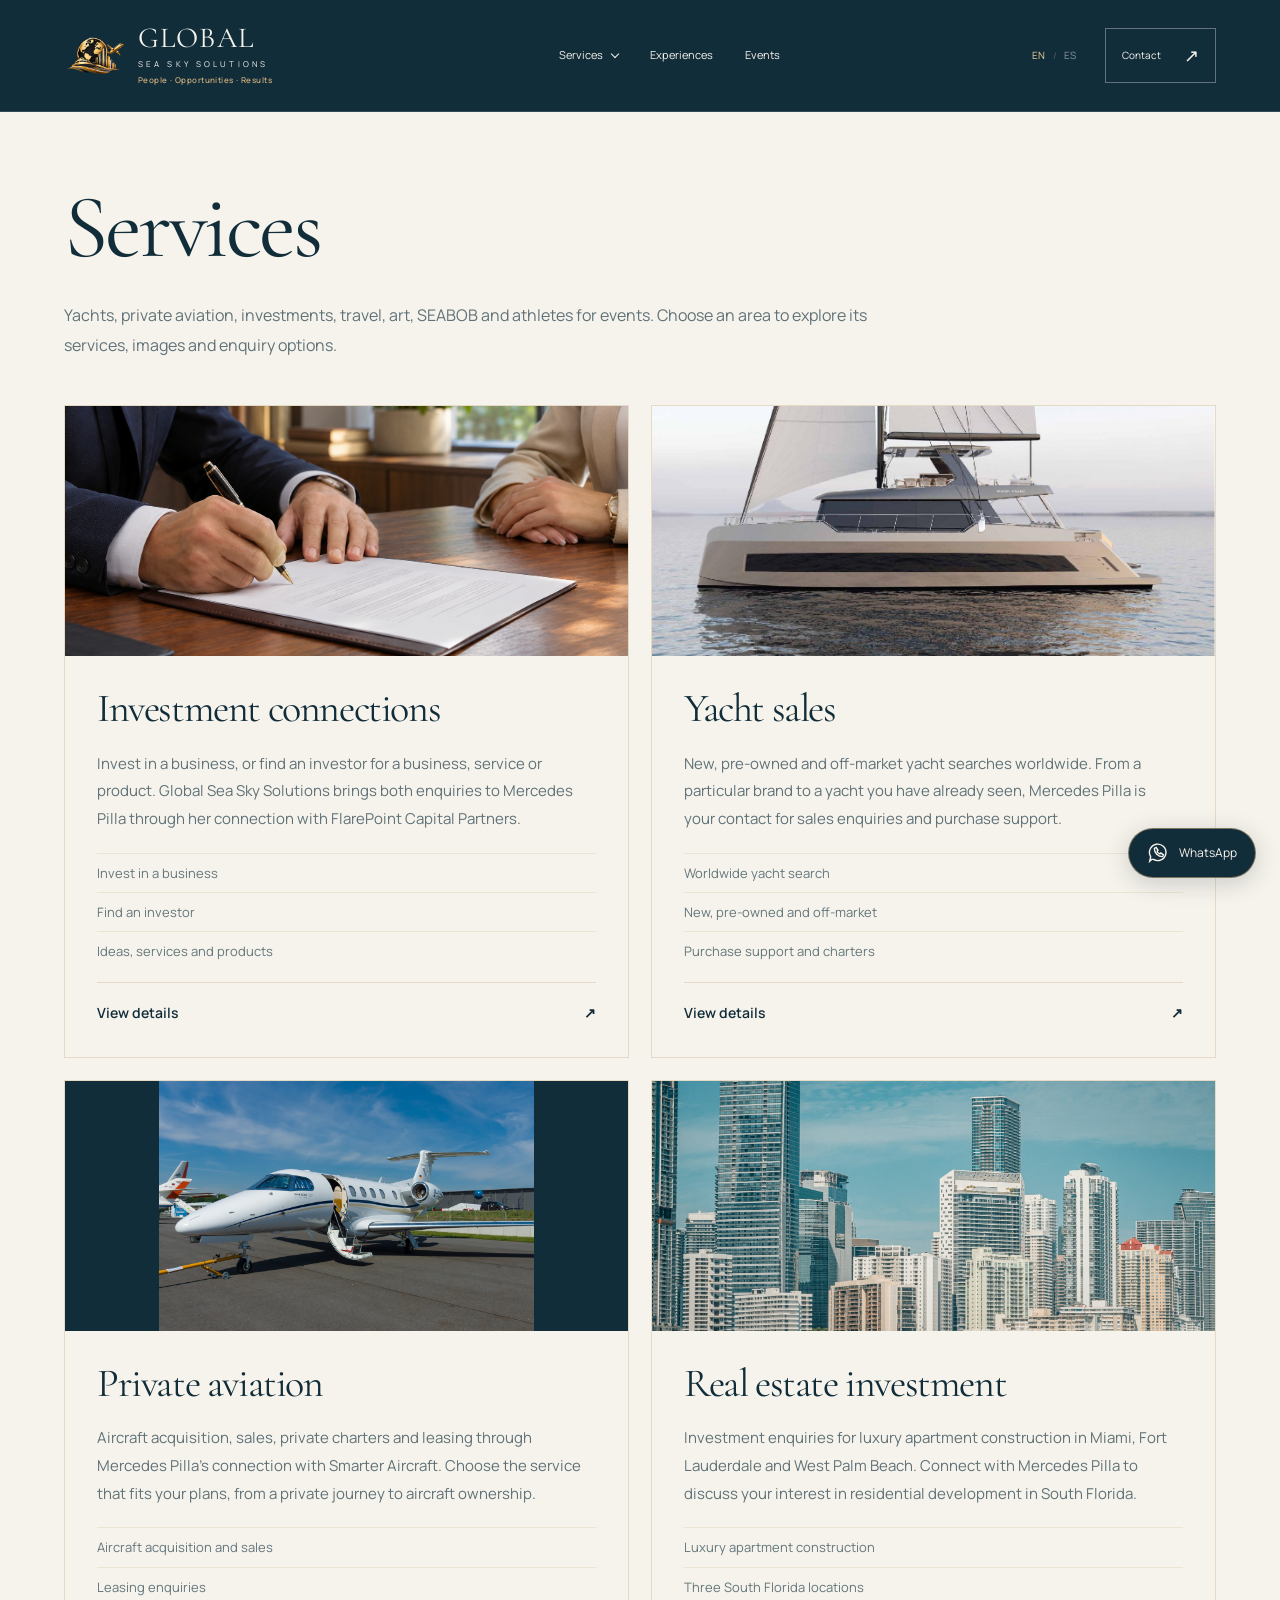
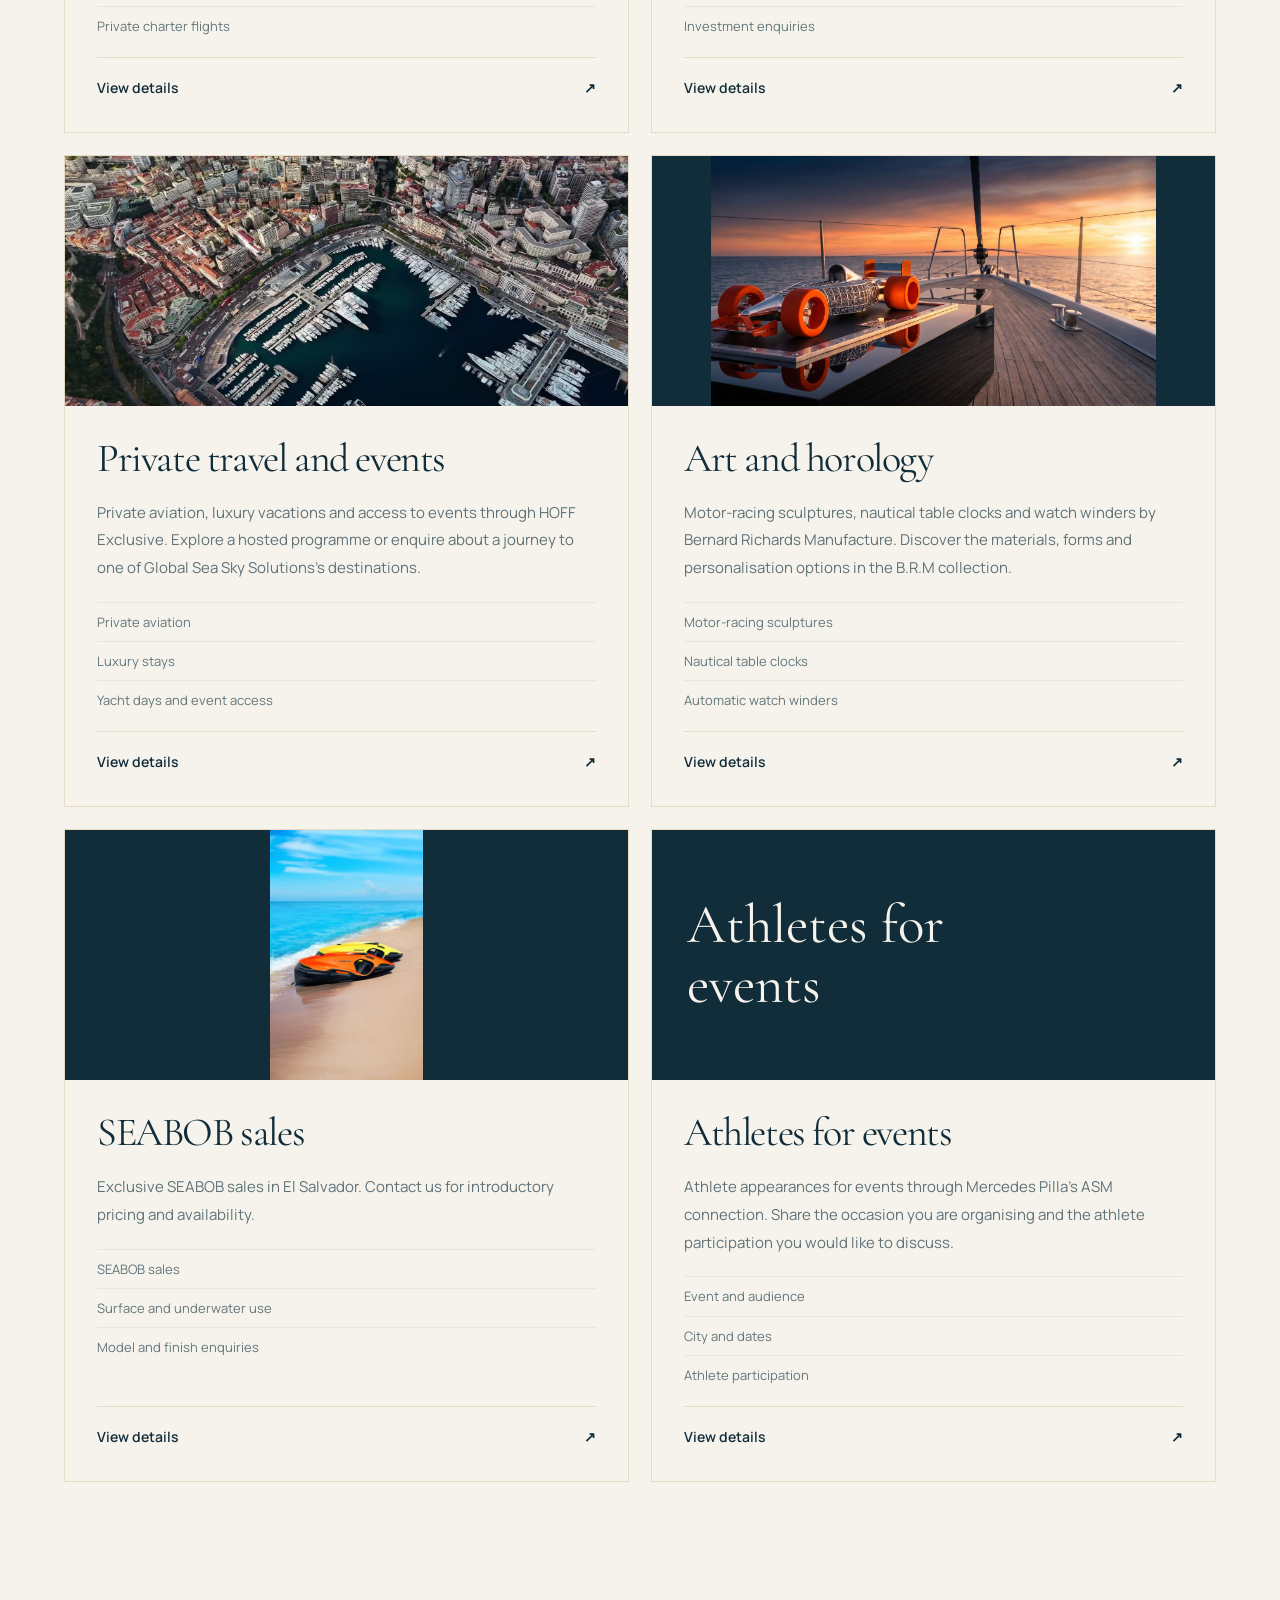
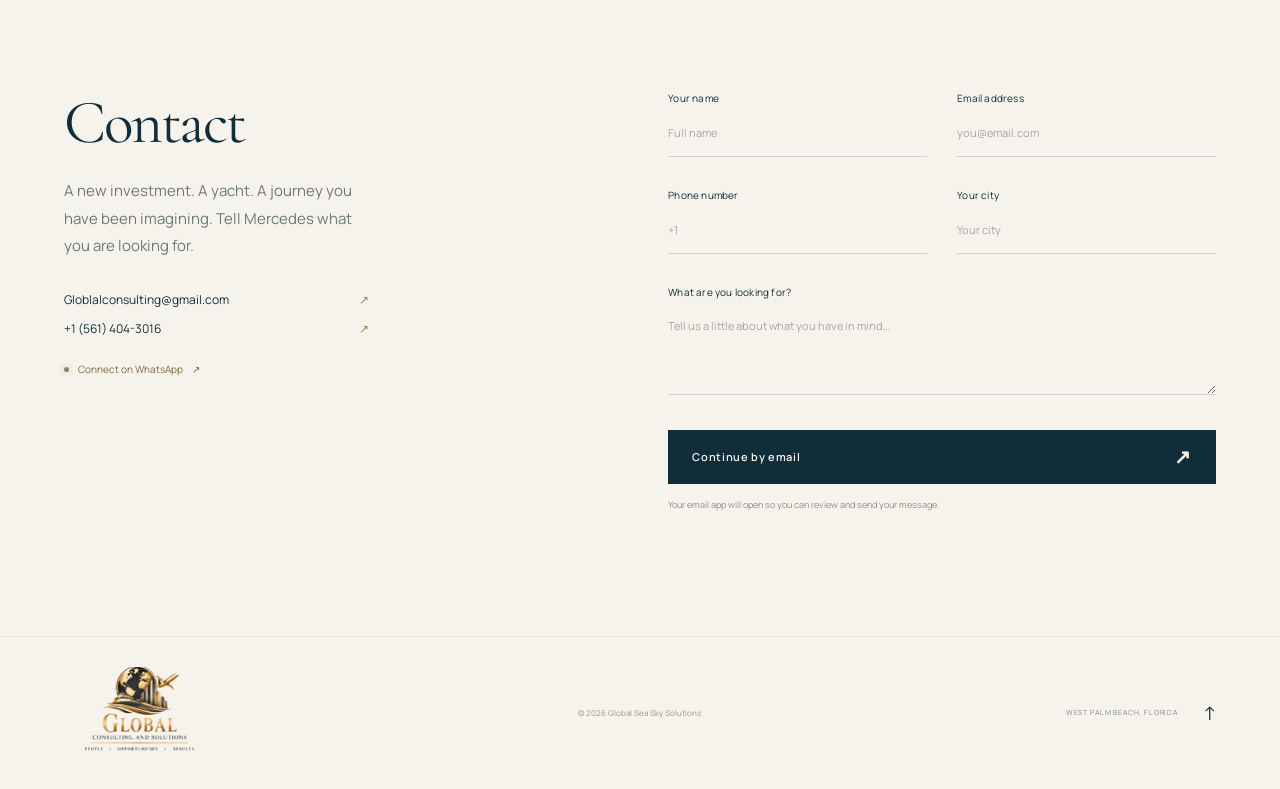
<file: services/index.html>
<!doctype html>
<html lang="en">
<head>
  <meta charset="UTF-8">
  <meta name="viewport" content="width=device-width, initial-scale=1">
  <meta name="theme-color" content="#122d3a">
  <meta name="description" content="Explore the services, yacht collection, aviation enquiries, investments and private travel at Global Sea Sky Solutions.">
  <title>Global Sea Sky Solutions — Services</title>
  <link rel="icon" type="image/png" href="/global-symbol-gold.png">
  <link rel="stylesheet" href="/fonts.css">
  <link rel="stylesheet" href="/styles.css">
  <script>window.GC_PAGE_TRANSLATIONS={"allServices": "Todos los servicios", "requestCall": "Solicitar una llamada", "pageEnquiry": "Consultar con Mercedes", "whatsappDirect": "WhatsApp", "backServices": "Ver servicios", "included": "Qué incluye", "programme": "Programa", "eventEnquiry": "Consultar por este evento", "readDetails": "Ver detalles", "serviceDirectoryTitle": "Servicios", "serviceDirectoryLead": "Yates, aviación privada, inversiones, viajes, arte, SEABOB y atletas para eventos. Elegí un área para conocer sus servicios, imágenes y opciones de consulta.", "relatedServices": "Otros servicios", "officeTitle": "Oficina", "coverageTitle": "Cobertura", "tripOrigin": "Salida desde Dallas", "eventHost": "Organizado por HOFF Exclusive", "eventAvailability": "Consultá por la disponibilidad y los detalles de participación. El programa está sujeto a confirmación final de lugares y horarios.", "menu_invest": "Conexiones de inversión", "menu_yachts": "Venta de yates", "menu_aviation": "Aviación privada", "menu_realestate": "Inversión inmobiliaria", "menu_experiences": "Viajes privados y eventos", "menu_art": "Arte y relojería", "menu_watertoys": "Venta de SEABOB", "menu_athletes": "Atletas para eventos", "athleteBriefTitle": "Datos del evento", "briefEvent": "Evento", "briefEventBody": "La ocasión y su público", "briefPlace": "Ubicación", "briefPlaceBody": "Ciudad y lugar", "briefDate": "Fechas", "briefDateBody": "Una fecha o un período aproximado", "briefRole": "Participación", "briefRoleBody": "El atleta y el rol que querés conversar", "directoryLead0": "Invertí en un negocio o buscá un inversor para un negocio, servicio o producto. Global Sea Sky Solutions reúne ambas consultas a través de Mercedes Pilla y su conexión con FlarePoint Capital Partners.", "directory0Fact0": "Invertir en un negocio", "directory0Fact1": "Buscar un inversor", "directory0Fact2": "Ideas, servicios y productos", "directoryLead1": "Búsqueda de yates nuevos, usados y fuera del mercado público en todo el mundo. Desde una marca específica hasta un yate que ya viste, Mercedes Pilla es tu contacto para consultas de venta y apoyo en la compra.", "directory1Fact0": "Búsqueda mundial de yates", "directory1Fact1": "Nuevos, usados y off-market", "directory1Fact2": "Apoyo de compra y charters", "directoryLead2": "Compra, venta, charters privados y leasing a través de la conexión de Mercedes Pilla con Smarter Aircraft. Elegí el servicio que se ajusta a tus planes, desde un viaje privado hasta la adquisición de una aeronave.", "directory2Fact0": "Compra y venta de aeronaves", "directory2Fact1": "Consultas de leasing", "directory2Fact2": "Vuelos chárter privados", "directoryLead3": "Consultas de inversión para construcción de apartamentos de lujo en Miami, Fort Lauderdale y West Palm Beach. Conectá con Mercedes Pilla para conversar sobre tu interés en desarrollos residenciales del sur de Florida.", "directory3Fact0": "Construcción de apartamentos de lujo", "directory3Fact1": "Tres ciudades del sur de Florida", "directory3Fact2": "Consultas de inversión", "directoryLead4": "Aviación privada, vacaciones de lujo y acceso a eventos a través de HOFF Exclusive. Conocé los programas con anfitrión o consultá por un viaje a alguno de los destinos de Global Sea Sky Solutions.", "directory4Fact0": "Aviación privada", "directory4Fact1": "Estadías de lujo", "directory4Fact2": "Días de yate y acceso a eventos", "directoryLead5": "Esculturas inspiradas en el automovilismo, relojes de mesa náuticos y watch winders de Bernard Richards Manufacture. Conocé los materiales, las formas y las opciones de personalización de la colección B.R.M.", "directory5Fact0": "Esculturas de automovilismo", "directory5Fact1": "Relojes de mesa náuticos", "directory5Fact2": "Watch winders automáticos", "directoryLead6": "Venta exclusiva de SEABOB en El Salvador. Consultanos por el precio especial de introducción y la disponibilidad.", "directory6Fact0": "Venta de SEABOB", "directory6Fact1": "Uso en superficie y bajo el agua", "directory6Fact2": "Consultas de modelo y acabado", "directoryLead7": "Presencia de atletas en eventos a través de la conexión de Mercedes Pilla con ASM. Compartí la ocasión que estás organizando y la participación que querés conversar.", "directory7Fact0": "Evento y público", "directory7Fact1": "Ciudad y fechas", "directory7Fact2": "Participación del atleta"};</script><script src="/app.js" defer></script>
</head>
<body class="inner-page directory-page" data-page="detail" data-interest="" data-title-en="Global Sea Sky Solutions — Services" data-title-es="Global Sea Sky Solutions — Servicios">
<a class="skip-link" href="#main" data-i18n="skip">Skip to content</a>
<header class="header" id="header">
  <a class="wordmark" href="/" aria-label="Global Sea Sky Solutions home">
    <img class="brand-symbol" src="/global-symbol-gold.png" alt="" aria-hidden="true" width="62" height="52" decoding="async">
    <span class="brand-lockup">GLOBAL<small>SEA SKY SOLUTIONS</small><span class="brand-tagline">People · Opportunities · Results</span></span>
  </a>
  <nav class="desktop-nav" aria-label="Main navigation"><details class="services-menu"><summary data-i18n="navExpertise">Services</summary><div class="services-dropdown"><a href="/services/investments/" data-i18n="menu_invest">Investment connections</a><a href="/services/yachts/" data-i18n="menu_yachts">Yacht sales</a><a href="/services/private-aviation/" data-i18n="menu_aviation">Private aviation</a><a href="/services/real-estate/" data-i18n="menu_realestate">Real estate investment</a><a href="/services/private-travel/" data-i18n="menu_experiences">Private travel and events</a><a href="/services/art-horology/" data-i18n="menu_art">Art and horology</a><a href="/services/seabob/" data-i18n="menu_watertoys">SEABOB sales</a><a href="/services/athletes/" data-i18n="menu_athletes">Athletes for events</a><a class="all-services" href="/services/" data-i18n="allServices">All services</a></div></details><a href="/services/private-travel/" data-i18n="navExperiences">Experiences</a><a href="/events/" data-i18n="navEvents">Events</a></nav>
  <div class="header-actions">
    <div class="language" aria-label="Language"><button class="active" data-lang="en" aria-pressed="true">EN</button><span>/</span><button data-lang="es" aria-pressed="false">ES</button></div>
    <a class="header-contact" href="/contact/"><span data-i18n="navContact">Contact</span><span aria-hidden="true">↗</span></a>
    <button class="menu-toggle" id="menu-toggle" aria-expanded="false" aria-controls="mobile-nav" aria-label="Open menu"><span></span><span></span></button>
  </div>
</header>
<nav class="mobile-nav" id="mobile-nav" aria-label="Mobile navigation" hidden><a href="/services/" data-i18n="navExpertise">Services</a><a href="/events/" data-i18n="navEvents">Events</a><a href="/contact/" data-i18n="navContact">Contact</a></nav>
<main id="main"><section class="directory-intro section-wrap" id="home"><h1 data-i18n="serviceDirectoryTitle">Services</h1><p data-i18n="serviceDirectoryLead">Yachts, private aviation, investments, travel, art, SEABOB and athletes for events. Choose an area to explore its services, images and enquiry options.</p></section><section class="service-directory section-wrap"><a class="directory-card directory-with-image" href="/services/investments/"><div class="directory-image"><img src="/investment-signing.png" alt="Illustrative photo of an agreement being signed" data-alt-en="Illustrative photo of an agreement being signed" data-alt-es="Foto ilustrativa de la firma de un acuerdo" loading="lazy"></div><div class="directory-card-copy"><h2 data-i18n="menu_invest">Investment connections</h2><p data-i18n="directoryLead0">Invest in a business, or find an investor for a business, service or product. Global Sea Sky Solutions brings both enquiries to Mercedes Pilla through her connection with FlarePoint Capital Partners.</p><ul><li data-i18n="directory0Fact0">Invest in a business</li><li data-i18n="directory0Fact1">Find an investor</li><li data-i18n="directory0Fact2">Ideas, services and products</li></ul><span class="directory-cta"><span data-i18n="readDetails">View details</span><span aria-hidden="true">↗</span></span></div></a><a class="directory-card directory-with-image" href="/services/yachts/"><div class="directory-image"><img src="/moon-70-sail.jpeg" alt="Moon 70 Sail sailing catamaran" data-alt-en="Moon 70 Sail sailing catamaran" data-alt-es="Catamarán a vela Moon 70 Sail" loading="lazy"></div><div class="directory-card-copy"><h2 data-i18n="menu_yachts">Yacht sales</h2><p data-i18n="directoryLead1">New, pre-owned and off-market yacht searches worldwide. From a particular brand to a yacht you have already seen, Mercedes Pilla is your contact for sales enquiries and purchase support.</p><ul><li data-i18n="directory1Fact0">Worldwide yacht search</li><li data-i18n="directory1Fact1">New, pre-owned and off-market</li><li data-i18n="directory1Fact2">Purchase support and charters</li></ul><span class="directory-cta"><span data-i18n="readDetails">View details</span><span aria-hidden="true">↗</span></span></div></a><a class="directory-card directory-with-image" href="/services/private-aviation/"><div class="directory-image"><img src="/aviation.jpg" alt="Private aircraft shown from nose to tail" data-alt-en="Private aircraft shown from nose to tail" data-alt-es="Avión privado visible de proa a cola" loading="lazy"></div><div class="directory-card-copy"><h2 data-i18n="menu_aviation">Private aviation</h2><p data-i18n="directoryLead2">Aircraft acquisition, sales, private charters and leasing through Mercedes Pilla’s connection with Smarter Aircraft. Choose the service that fits your plans, from a private journey to aircraft ownership.</p><ul><li data-i18n="directory2Fact0">Aircraft acquisition and sales</li><li data-i18n="directory2Fact1">Leasing enquiries</li><li data-i18n="directory2Fact2">Private charter flights</li></ul><span class="directory-cta"><span data-i18n="readDetails">View details</span><span aria-hidden="true">↗</span></span></div></a><a class="directory-card directory-with-image" href="/services/real-estate/"><div class="directory-image"><img src="/miami-waterfront.jpg" alt="Miami residential towers along Biscayne Bay" data-alt-en="Miami residential towers along Biscayne Bay" data-alt-es="Torres residenciales de Miami junto a Biscayne Bay" loading="lazy"></div><div class="directory-card-copy"><h2 data-i18n="menu_realestate">Real estate investment</h2><p data-i18n="directoryLead3">Investment enquiries for luxury apartment construction in Miami, Fort Lauderdale and West Palm Beach. Connect with Mercedes Pilla to discuss your interest in residential development in South Florida.</p><ul><li data-i18n="directory3Fact0">Luxury apartment construction</li><li data-i18n="directory3Fact1">Three South Florida locations</li><li data-i18n="directory3Fact2">Investment enquiries</li></ul><span class="directory-cta"><span data-i18n="readDetails">View details</span><span aria-hidden="true">↗</span></span></div></a><a class="directory-card directory-with-image" href="/services/private-travel/"><div class="directory-image"><img src="/monaco-marina.jpg" alt="Aerial view of Monaco harbour" data-alt-en="Aerial view of Monaco harbour" data-alt-es="Vista aérea del puerto de Mónaco" loading="lazy"></div><div class="directory-card-copy"><h2 data-i18n="menu_experiences">Private travel and events</h2><p data-i18n="directoryLead4">Private aviation, luxury vacations and access to events through HOFF Exclusive. Explore a hosted programme or enquire about a journey to one of Global Sea Sky Solutions’s destinations.</p><ul><li data-i18n="directory4Fact0">Private aviation</li><li data-i18n="directory4Fact1">Luxury stays</li><li data-i18n="directory4Fact2">Yacht days and event access</li></ul><span class="directory-cta"><span data-i18n="readDetails">View details</span><span aria-hidden="true">↗</span></span></div></a><a class="directory-card directory-with-image" href="/services/art-horology/"><div class="directory-image"><img src="/art-formulart.jpeg" alt="B.R.M Formulart single-seater sculpture in copper and aluminium" data-alt-en="B.R.M Formulart single-seater sculpture in copper and aluminium" data-alt-es="Escultura de monoplaza Formulart de B.R.M en cobre y aluminio" loading="lazy"></div><div class="directory-card-copy"><h2 data-i18n="menu_art">Art and horology</h2><p data-i18n="directoryLead5">Motor-racing sculptures, nautical table clocks and watch winders by Bernard Richards Manufacture. Discover the materials, forms and personalisation options in the B.R.M collection.</p><ul><li data-i18n="directory5Fact0">Motor-racing sculptures</li><li data-i18n="directory5Fact1">Nautical table clocks</li><li data-i18n="directory5Fact2">Automatic watch winders</li></ul><span class="directory-cta"><span data-i18n="readDetails">View details</span><span aria-hidden="true">↗</span></span></div></a><a class="directory-card directory-with-image" href="/services/seabob/"><div class="directory-image"><img src="/seabob.jpg" alt="SEABOB water toys on a beach" data-alt-en="SEABOB water toys on a beach" data-alt-es="Water toys SEABOB en una playa" loading="lazy"></div><div class="directory-card-copy"><h2 data-i18n="menu_watertoys">SEABOB sales</h2><p data-i18n="directoryLead6">Exclusive SEABOB sales in El Salvador. Contact us for introductory pricing and availability.</p><ul><li data-i18n="directory6Fact0">SEABOB sales</li><li data-i18n="directory6Fact1">Surface and underwater use</li><li data-i18n="directory6Fact2">Model and finish enquiries</li></ul><span class="directory-cta"><span data-i18n="readDetails">View details</span><span aria-hidden="true">↗</span></span></div></a><a class="directory-card directory-with-image" href="/services/athletes/"><div class="directory-text-image"><span data-i18n="menu_athletes">Athletes for events</span></div><div class="directory-card-copy"><h2 data-i18n="menu_athletes">Athletes for events</h2><p data-i18n="directoryLead7">Athlete appearances for events through Mercedes Pilla’s ASM connection. Share the occasion you are organising and the athlete participation you would like to discuss.</p><ul><li data-i18n="directory7Fact0">Event and audience</li><li data-i18n="directory7Fact1">City and dates</li><li data-i18n="directory7Fact2">Athlete participation</li></ul><span class="directory-cta"><span data-i18n="readDetails">View details</span><span aria-hidden="true">↗</span></span></div></a></section>  <section class="contact section-wrap" id="contact" aria-labelledby="contact-title">
    <div class="contact-copy reveal"><h2 id="contact-title" data-i18n="contactTitle">Contact</h2><p data-i18n="contactDescription">A new investment. A yacht. A journey you have been imagining. Tell Mercedes what you are looking for.</p><a class="contact-detail" href="mailto:Globlalconsulting@gmail.com">Globlalconsulting@gmail.com<span aria-hidden="true">↗</span></a><a class="contact-detail" href="tel:+15614043016">+1 (561) 404-3016<span aria-hidden="true">↗</span></a><a class="whatsapp-link" href="https://wa.me/15614043016" target="_blank" rel="noopener"><span class="status-dot"></span><span data-i18n="whatsapp">Connect on WhatsApp</span><span aria-hidden="true">↗</span></a></div>
    <form class="contact-form reveal" id="contact-form"><p class="interest-line" id="interest-line" hidden><span data-i18n="interestLabel">Your interest:</span> <strong id="interest-name"></strong><button type="button" id="clear-interest" aria-label="Clear selected interest">×</button></p><input type="hidden" name="interest" id="interest"><div class="form-row"><label><span data-i18n="nameLabel">Your name</span><input id="name" name="name" autocomplete="name" required placeholder="Full name" data-placeholder="namePlaceholder"></label><label><span data-i18n="emailLabel">Email address</span><input name="email" type="email" autocomplete="email" required placeholder="you@email.com"></label></div><div class="form-row"><label><span data-i18n="phoneLabel">Phone number</span><input name="phone" type="tel" autocomplete="tel" required placeholder="+1"></label><label><span data-i18n="cityLabel">Your city</span><input name="city" autocomplete="address-level2" required placeholder="City, country" data-placeholder="cityPlaceholder"></label></div><label><span data-i18n="messageLabel">What are you looking for?</span><textarea id="message" name="message" rows="3" required placeholder="Tell us a little about what you have in mind…" data-placeholder="messagePlaceholder"></textarea></label><button class="button button-dark form-submit" type="submit"><span data-i18n="submit">Continue by email</span><span aria-hidden="true">↗</span></button><p class="form-note" data-i18n="formNote">Your email app will open so you can review and send your message.</p><p class="form-status" id="form-status" role="status"></p></form>
  </section>
</main>
<footer class="footer"><a class="footer-brand" href="/contact/" aria-label="Global Consulting and Solutions"><img class="full-brand-logo" src="/global-consulting-logo.jpg" alt="Global Consulting and Solutions — People, Opportunities, Results" width="1206" height="742" loading="lazy" decoding="async"></a><p>© 2026 Global Sea Sky Solutions</p><div><span data-i18n="footerLocation">WEST PALM BEACH, FLORIDA</span><a href="#home" aria-label="Back to top">↑</a></div></footer>
<dialog class="service-dialog" id="service-dialog" aria-labelledby="dialog-title"><button class="dialog-close" id="dialog-close" aria-label="Close details">×</button><div class="dialog-photo" id="dialog-photo"></div><div class="dialog-content"><h2 id="dialog-title"></h2><p id="dialog-description"></p><ul id="dialog-points"></ul><button class="button button-dark" id="dialog-contact"><span data-i18n="dialogAction">Discuss your interest</span><span aria-hidden="true">↗</span></button></div></dialog>
<a class="floating-contact" href="https://wa.me/15614043016" target="_blank" rel="noopener" aria-label="WhatsApp Mercedes Pilla"><svg viewBox="0 0 24 24" aria-hidden="true"><path d="M5 19l-2 2 1-5a9 9 0 1 1 3 3Z"/><path d="M8 7c0 5 4 9 9 9l1-2-3-2-1 1c-2-1-3-2-3-3l1-1-2-3Z"/></svg><span>WhatsApp</span></a></body>
</html>
</file>
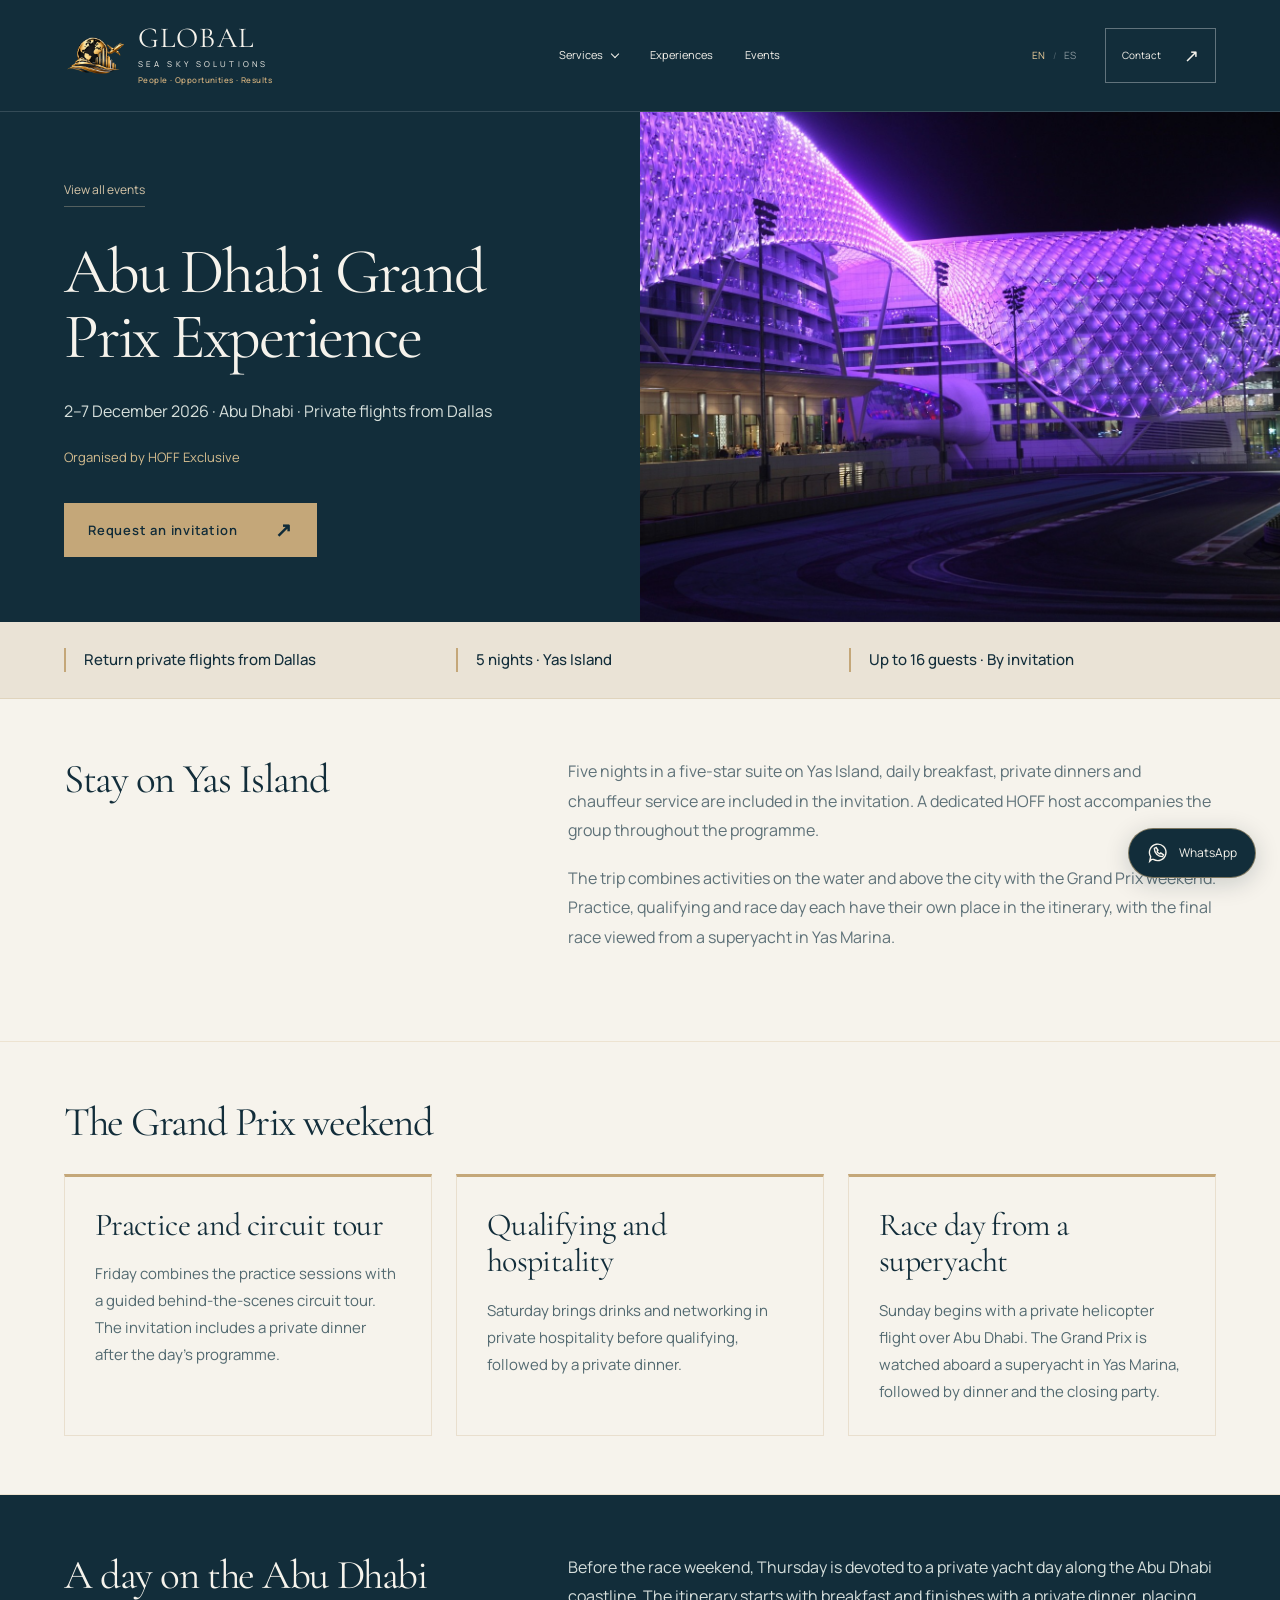
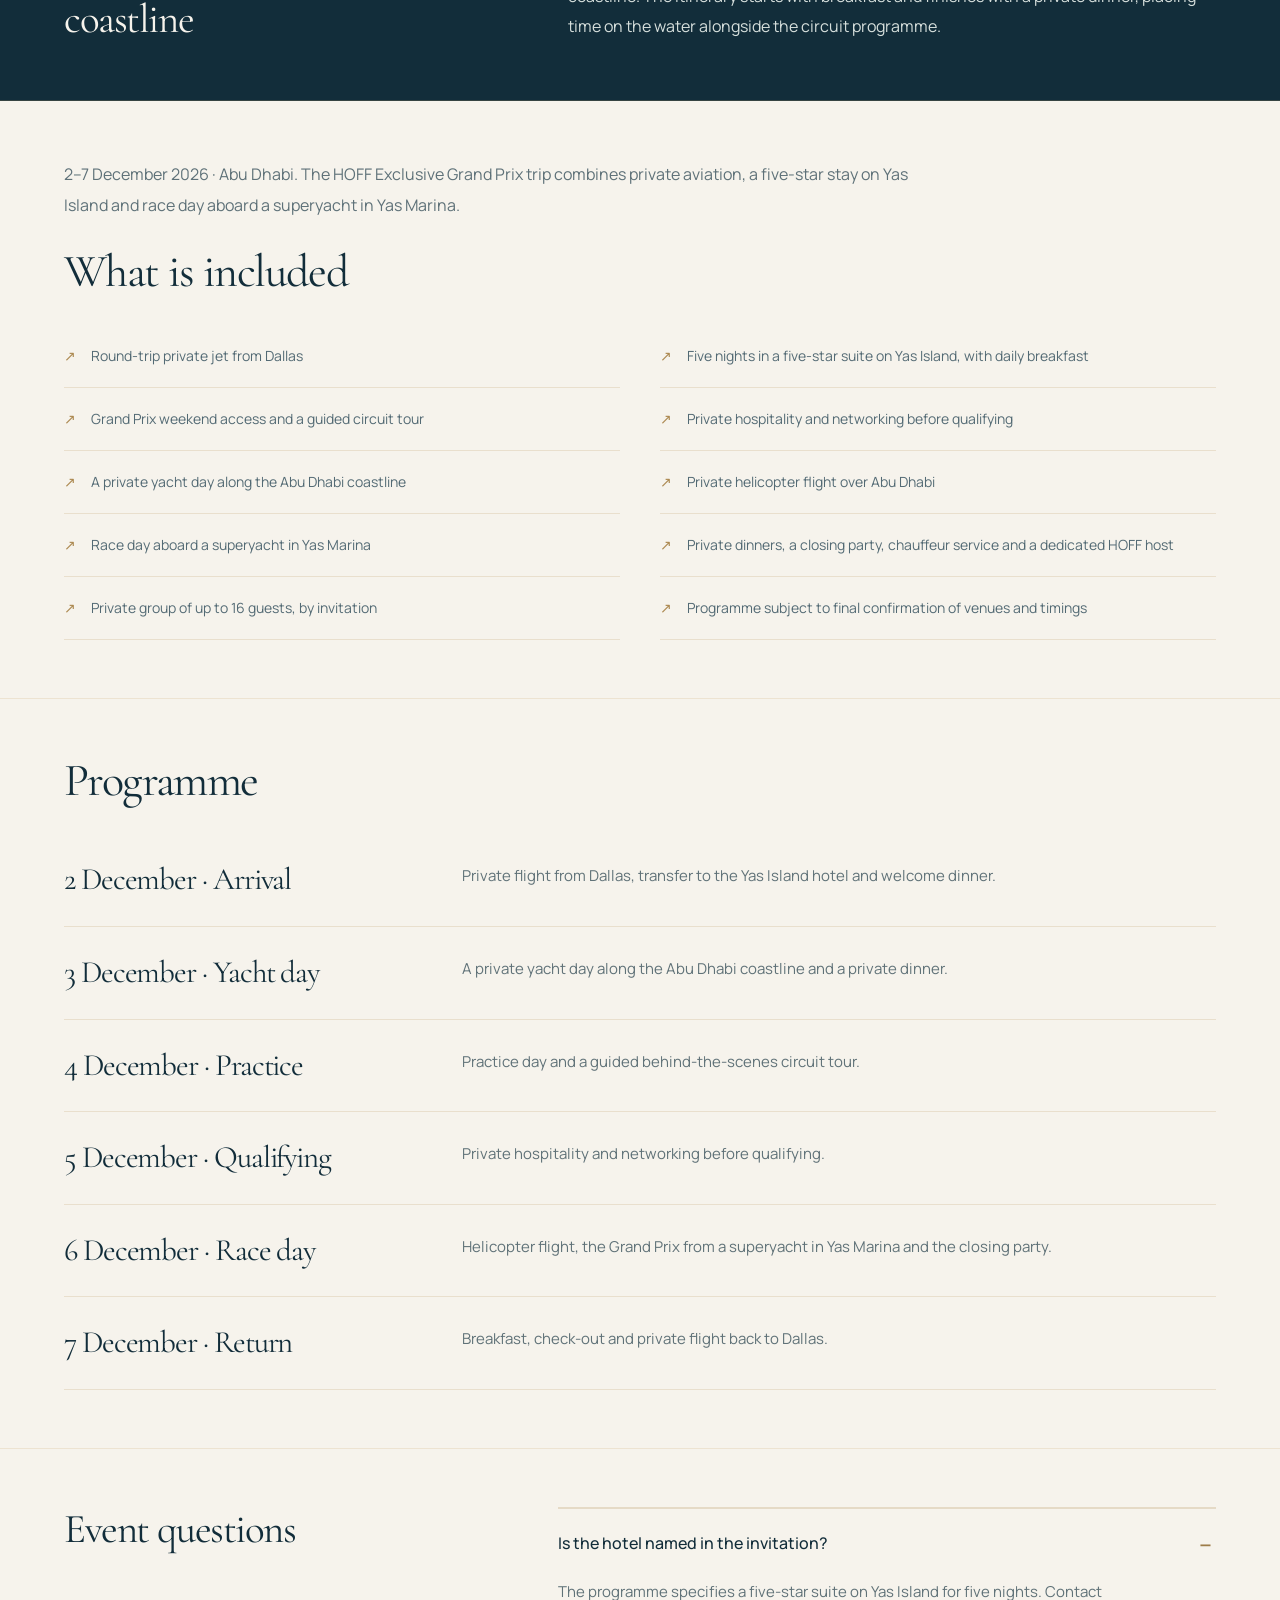
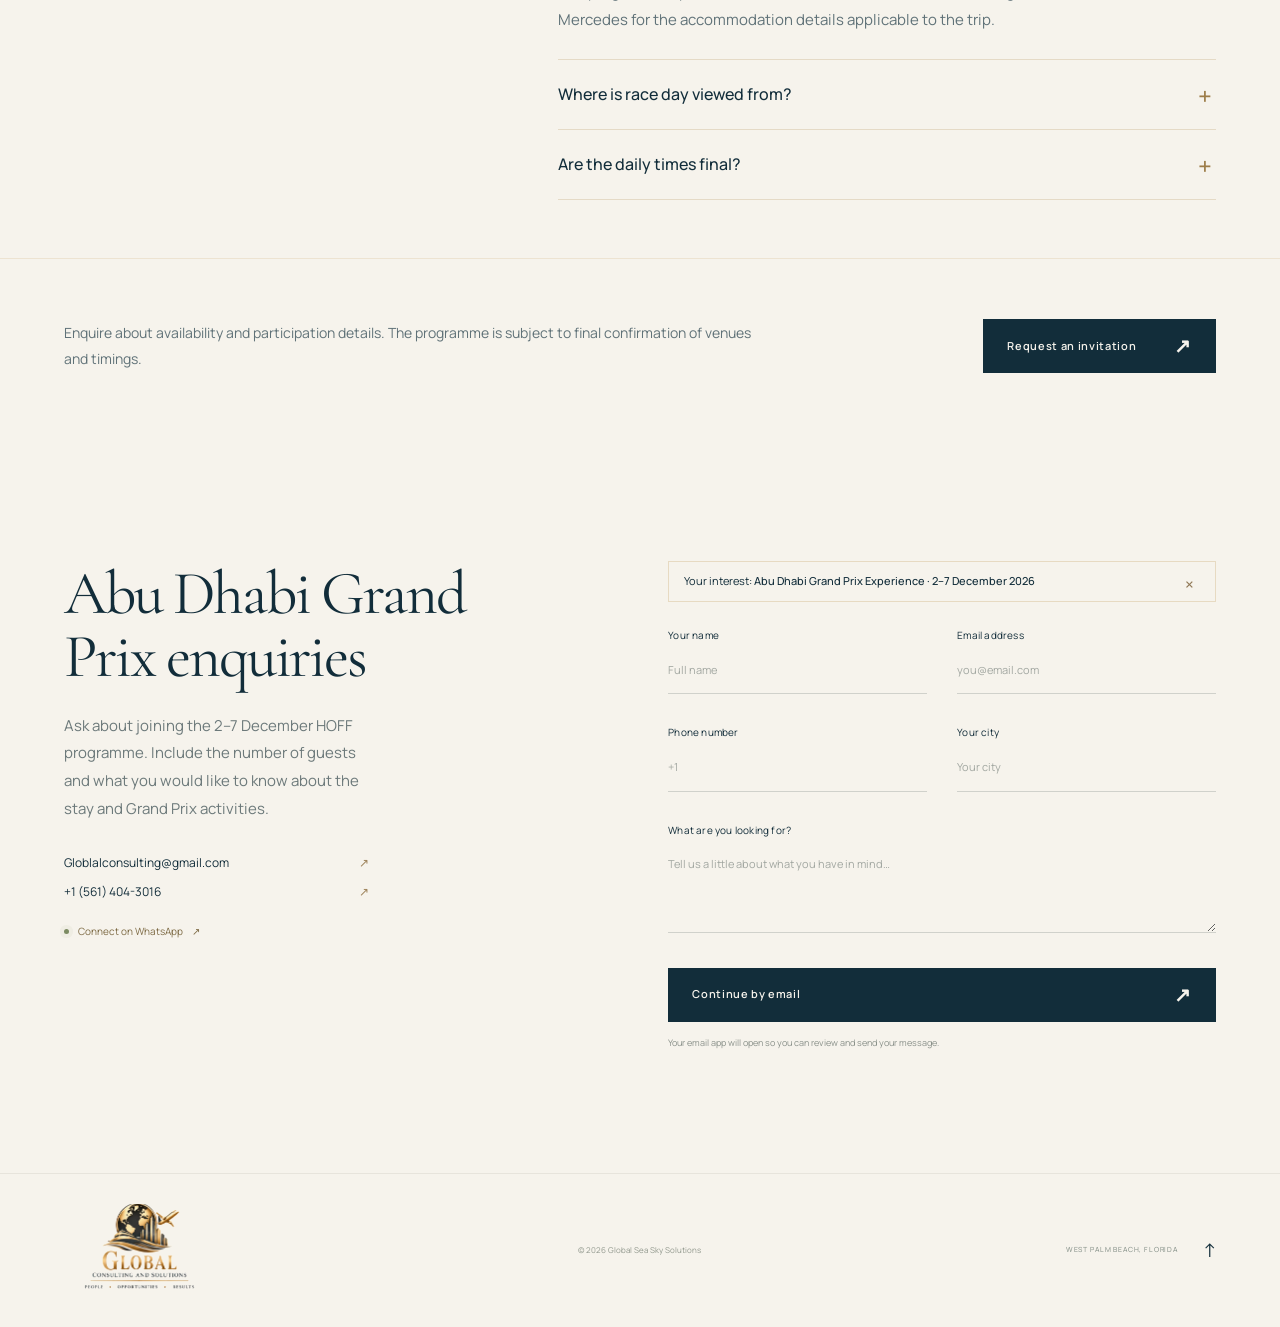
<file: events/abu-dhabi-grand-prix/index.html>
<!doctype html>
<html lang="en">
<head>
  <meta charset="UTF-8">
  <meta name="viewport" content="width=device-width, initial-scale=1">
  <meta name="theme-color" content="#122d3a">
  <meta name="description" content="2–7 December 2026 · Abu Dhabi · Private flights from Dallas">
  <title>Global Sea Sky Solutions — Abu Dhabi Grand Prix Experience</title>
  <link rel="icon" type="image/png" href="/global-symbol-gold.png">
  <link rel="stylesheet" href="/fonts.css">
  <link rel="stylesheet" href="/styles.css?v=20261112-3">
  <script>window.GC_PAGE_TRANSLATIONS={"allServices": "Todos los servicios", "requestCall": "Solicitar una llamada", "pageEnquiry": "Solicitar una invitación", "whatsappDirect": "WhatsApp", "backServices": "Ver servicios", "included": "Qué incluye", "programme": "Programa", "eventEnquiry": "Solicitar una invitación", "readDetails": "Ver detalles", "serviceDirectoryTitle": "Servicios", "serviceDirectoryLead": "Yates, aviación privada, inversiones, viajes, arte, SEABOB y atletas para eventos. Elegí el área que te interesa y consultá directamente con Mercedes.", "relatedServices": "Otros servicios", "officeTitle": "Oficina", "coverageTitle": "Cobertura", "tripOrigin": "Salida desde Dallas", "eventHost": "Organizado por HOFF Exclusive", "eventAvailability": "Consultá por la disponibilidad y los detalles de participación. El programa está sujeto a confirmación final de lugares y horarios.", "menu_invest": "Conexiones de inversión", "menu_yachts": "Venta de yates", "menu_aviation": "Aviación privada", "menu_realestate": "Inversión inmobiliaria", "menu_experiences": "Viajes privados y eventos", "menu_art": "Arte y relojería", "menu_watertoys": "Venta de SEABOB", "menu_athletes": "Atletas para eventos", "athleteBriefTitle": "Datos del evento", "briefEvent": "Evento", "briefEventBody": "La ocasión y su público", "briefPlace": "Ubicación", "briefPlaceBody": "Ciudad y lugar", "briefDate": "Fechas", "briefDateBody": "Una fecha o un período aproximado", "briefRole": "Participación", "briefRoleBody": "El atleta y el rol que querés conversar", "pageTitle": "Abu Dhabi Grand Prix Experience", "pageLead": "2–7 de diciembre de 2026 · Abu Dabi · Vuelos privados desde Dallas", "eventDescription": "2–7 de diciembre de 2026 · Abu Dabi. La experiencia Grand Prix de HOFF Exclusive combina aviación privada, una estancia de cinco estrellas en Yas Island y la carrera desde un superyate en Yas Marina.", "eventFact0": "Vuelos privados desde Dallas", "eventFact1": "5 noches · Yas Island", "eventFact2": "Hasta 16 invitados · Por invitación", "event-section-1Title": "Estadía en Yas Island", "event-section-1P0": "La invitación incluye cinco noches en una suite de cinco estrellas en Yas Island, desayuno diario, cenas privadas y chofer. Un anfitrión de HOFF acompaña al grupo durante todo el programa.", "event-section-1P1": "El viaje combina actividades en el agua y sobre la ciudad con el fin de semana del Grand Prix. Las prácticas, la clasificación y la carrera tienen su lugar en el itinerario, con la carrera final desde un superyate en Yas Marina.", "event-section-2Title": "El fin de semana del Grand Prix", "event-section-2Card0Title": "Prácticas y visita del circuito", "event-section-2Card0Body": "El viernes combina las sesiones de prácticas con una visita guiada detrás de escena del circuito. La invitación incluye una cena privada después del programa del día.", "event-section-2Card1Title": "Clasificación y hospitalidad", "event-section-2Card1Body": "El sábado incluye bebidas y networking en un espacio de hospitalidad privada antes de la clasificación, seguido de una cena privada.", "event-section-2Card2Title": "La carrera desde un superyate", "event-section-2Card2Body": "El domingo comienza con un vuelo privado en helicóptero sobre Abu Dabi. El Grand Prix se vive desde un superyate en Yas Marina, seguido de cena y fiesta de cierre.", "event-section-3Title": "Un día por la costa de Abu Dabi", "event-section-3Text": "Antes del fin de semana de carrera, el jueves se dedica a un día de yate privado por la costa de Abu Dabi. El itinerario empieza con desayuno y termina con una cena privada, sumando tiempo en el agua al programa del circuito.", "eventPoint0": "Avión privado de ida y vuelta desde Dallas", "eventPoint1": "Cinco noches en suite de cinco estrellas en Yas Island, con desayuno diario", "eventPoint2": "Acceso al fin de semana del Grand Prix y visita guiada del circuito", "eventPoint3": "Hospitalidad privada y networking antes de la clasificación", "eventPoint4": "Un día en yate privado por la costa de Abu Dabi", "eventPoint5": "Vuelo privado en helicóptero sobre Abu Dabi", "eventPoint6": "La carrera desde un superyate en Yas Marina", "eventPoint7": "Cenas privadas, fiesta de cierre, chofer y un anfitrión de HOFF", "eventPoint8": "Grupo privado de hasta 16 personas, por invitación", "eventPoint9": "Programa sujeto a confirmación final de lugares y horarios", "day0Title": "2 de diciembre · Llegada", "day0Body": "Vuelo privado desde Dallas, traslado al hotel de Yas Island y cena de bienvenida.", "day1Title": "3 de diciembre · Día de yate", "day1Body": "Un día en yate privado por la costa de Abu Dabi y una cena privada.", "day2Title": "4 de diciembre · Prácticas", "day2Body": "Día de prácticas y visita guiada detrás de escena del circuito.", "day3Title": "5 de diciembre · Clasificación", "day3Body": "Hospitalidad privada y networking antes de la clasificación.", "day4Title": "6 de diciembre · Carrera", "day4Body": "Vuelo en helicóptero, el Grand Prix desde un superyate en Yas Marina y la fiesta de cierre.", "day5Title": "7 de diciembre · Regreso", "day5Body": "Desayuno, salida del hotel y vuelo privado de regreso a Dallas.", "event-faqTitle": "Preguntas sobre el evento", "event-faqQ0": "¿La invitación identifica el hotel?", "event-faqA0": "El programa indica una suite de cinco estrellas en Yas Island durante cinco noches. Consultá a Mercedes por los detalles del alojamiento del viaje.", "event-faqQ1": "¿Desde dónde se ve la carrera?", "event-faqA1": "La invitación indica la carrera a bordo de un superyate privado en Yas Marina. También incluye actividades del circuito durante las prácticas y hospitalidad privada antes de la clasificación.", "event-faqQ2": "¿Los horarios diarios son definitivos?", "event-faqA2": "Los lugares y horarios están sujetos a confirmación final. El programa por día sigue la invitación recibida.", "contactTitle": "Consultas del Grand Prix de Abu Dabi", "contactDescription": "Consultá por el programa de HOFF del 2 al 7 de diciembre. Podés incluir la cantidad de personas y qué querés saber de la estadía y las actividades del Grand Prix."};</script><script src="/app.js?v=20261112-6" defer></script>
</head>
<body class="inner-page event-detail event-abu-dhabi-grand-prix" data-page="detail" data-interest="eventAbuDhabi" data-title-en="Global Sea Sky Solutions — Abu Dhabi Grand Prix Experience" data-title-es="Global Sea Sky Solutions — Abu Dhabi Grand Prix Experience">
<a class="skip-link" href="#main" data-i18n="skip">Skip to content</a>
<header class="header" id="header">
  <a class="wordmark" href="/" aria-label="Global Sea Sky Solutions home">
    <img class="brand-symbol" src="/global-symbol-gold.png" alt="" aria-hidden="true" width="62" height="52" decoding="async">
    <span class="brand-lockup">GLOBAL<small>SEA SKY SOLUTIONS</small><span class="brand-tagline">People · Opportunities · Results</span></span>
  </a>
  <nav class="desktop-nav" aria-label="Main navigation"><details class="services-menu"><summary data-i18n="navExpertise">Services</summary><div class="services-dropdown"><a href="/services/investments/" data-i18n="menu_invest">Investment connections</a><a href="/services/yachts/" data-i18n="menu_yachts">Yacht sales</a><a href="/services/private-aviation/" data-i18n="menu_aviation">Private aviation</a><a href="/services/real-estate/" data-i18n="menu_realestate">Real estate investment</a><a href="/services/private-travel/" data-i18n="menu_experiences">Private travel and events</a><a href="/services/art-horology/" data-i18n="menu_art">Art and horology</a><a href="/services/seabob/" data-i18n="menu_watertoys">SEABOB sales</a><a href="/services/athletes/" data-i18n="menu_athletes">Athletes for events</a><a class="all-services" href="/services/" data-i18n="allServices">All services</a></div></details><a href="/services/private-travel/" data-i18n="navExperiences">Experiences</a><a href="/events/" data-i18n="navEvents">Events</a></nav>
  <div class="header-actions">
    <div class="language" aria-label="Language"><button class="active" data-lang="en" aria-pressed="true">EN</button><span>/</span><button data-lang="es" aria-pressed="false">ES</button></div>
    <a class="header-contact" href="/contact/"><span data-i18n="navContact">Contact</span><span aria-hidden="true">↗</span></a>
    <button class="menu-toggle" id="menu-toggle" aria-expanded="false" aria-controls="mobile-nav" aria-label="Open menu"><span></span><span></span></button>
  </div>
</header>
<nav class="mobile-nav" id="mobile-nav" aria-label="Mobile navigation" hidden><a href="/services/" data-i18n="navExpertise">Services</a><a href="/events/" data-i18n="navEvents">Events</a><a href="/contact/" data-i18n="navContact">Contact</a></nav>
<main id="main"><section class="detail-hero" id="home"><div class="detail-hero-copy"><a class="back-link" href="/events/" data-i18n="allEvents">View all events</a><h1 data-i18n="pageTitle">Abu Dhabi Grand Prix Experience</h1><p data-i18n="pageLead">2–7 December 2026 · Abu Dhabi · Private flights from Dallas</p><p class="event-host" data-i18n="eventHost">Organised by HOFF Exclusive</p><button class="button button-gold" data-intent="eventAbuDhabi"><span data-i18n="pageEnquiry">Request an invitation</span><span aria-hidden="true">↗</span></button></div><div class="detail-hero-media"><img src="/event-abu-dhabi.jpg" alt="Abu Dhabi Grand Prix Experience" data-alt-en="Abu Dhabi Grand Prix Experience" data-alt-es="Abu Dhabi Grand Prix Experience" class="cover" loading="eager"></div></section><ul class="service-facts section-wrap"><li data-i18n="eventFact0">Return private flights from Dallas</li><li data-i18n="eventFact1">5 nights · Yas Island</li><li data-i18n="eventFact2">Up to 16 guests · By invitation</li></ul><section class="content-section section-wrap content-layout-editorial" id="event-section-1"><div class="section-introduction"><h2 data-i18n="event-section-1Title">Stay on Yas Island</h2><div class="section-description"><p class="section-body" data-i18n="event-section-1P0">Five nights in a five-star suite on Yas Island, daily breakfast, private dinners and chauffeur service are included in the invitation. A dedicated HOFF host accompanies the group throughout the programme.</p><p class="section-body" data-i18n="event-section-1P1">The trip combines activities on the water and above the city with the Grand Prix weekend. Practice, qualifying and race day each have their own place in the itinerary, with the final race viewed from a superyacht in Yas Marina.</p></div></div></section><section class="content-section section-wrap content-layout-paths" id="event-section-2"><div class="section-introduction"><h2 data-i18n="event-section-2Title">The Grand Prix weekend</h2><div class="section-description"></div></div><div class="detail-grid"><article class="detail-block"><div class="detail-block-copy"><h3 data-i18n="event-section-2Card0Title">Practice and circuit tour</h3><p data-i18n="event-section-2Card0Body">Friday combines the practice sessions with a guided behind-the-scenes circuit tour. The invitation includes a private dinner after the day’s programme.</p></div></article><article class="detail-block"><div class="detail-block-copy"><h3 data-i18n="event-section-2Card1Title">Qualifying and hospitality</h3><p data-i18n="event-section-2Card1Body">Saturday brings drinks and networking in private hospitality before qualifying, followed by a private dinner.</p></div></article><article class="detail-block"><div class="detail-block-copy"><h3 data-i18n="event-section-2Card2Title">Race day from a superyacht</h3><p data-i18n="event-section-2Card2Body">Sunday begins with a private helicopter flight over Abu Dhabi. The Grand Prix is watched aboard a superyacht in Yas Marina, followed by dinner and the closing party.</p></div></article></div></section><section class="content-section section-wrap content-layout-band" id="event-section-3"><div class="section-introduction"><h2 data-i18n="event-section-3Title">A day on the Abu Dhabi coastline</h2><div class="section-description"><p class="section-body" data-i18n="event-section-3Text">Before the race weekend, Thursday is devoted to a private yacht day along the Abu Dhabi coastline. The itinerary starts with breakfast and finishes with a private dinner, placing time on the water alongside the circuit programme.</p></div></div></section><section class="content-section section-wrap"><p class="section-body" data-i18n="eventDescription">2–7 December 2026 · Abu Dhabi. The HOFF Exclusive Grand Prix trip combines private aviation, a five-star stay on Yas Island and race day aboard a superyacht in Yas Marina.</p><h2 data-i18n="included">What is included</h2><ul class="feature-list"><li data-i18n="eventPoint0">Round-trip private jet from Dallas</li><li data-i18n="eventPoint1">Five nights in a five-star suite on Yas Island, with daily breakfast</li><li data-i18n="eventPoint2">Grand Prix weekend access and a guided circuit tour</li><li data-i18n="eventPoint3">Private hospitality and networking before qualifying</li><li data-i18n="eventPoint4">A private yacht day along the Abu Dhabi coastline</li><li data-i18n="eventPoint5">Private helicopter flight over Abu Dhabi</li><li data-i18n="eventPoint6">Race day aboard a superyacht in Yas Marina</li><li data-i18n="eventPoint7">Private dinners, a closing party, chauffeur service and a dedicated HOFF host</li><li data-i18n="eventPoint8">Private group of up to 16 guests, by invitation</li><li data-i18n="eventPoint9">Programme subject to final confirmation of venues and timings</li></ul></section><section class="content-section section-wrap"><h2 data-i18n="programme">Programme</h2><div class="programme-list"><article><h3 data-i18n="day0Title">2 December · Arrival</h3><p data-i18n="day0Body">Private flight from Dallas, transfer to the Yas Island hotel and welcome dinner.</p></article><article><h3 data-i18n="day1Title">3 December · Yacht day</h3><p data-i18n="day1Body">A private yacht day along the Abu Dhabi coastline and a private dinner.</p></article><article><h3 data-i18n="day2Title">4 December · Practice</h3><p data-i18n="day2Body">Practice day and a guided behind-the-scenes circuit tour.</p></article><article><h3 data-i18n="day3Title">5 December · Qualifying</h3><p data-i18n="day3Body">Private hospitality and networking before qualifying.</p></article><article><h3 data-i18n="day4Title">6 December · Race day</h3><p data-i18n="day4Body">Helicopter flight, the Grand Prix from a superyacht in Yas Marina and the closing party.</p></article><article><h3 data-i18n="day5Title">7 December · Return</h3><p data-i18n="day5Body">Breakfast, check-out and private flight back to Dallas.</p></article></div></section><section class="content-section section-wrap content-layout-faq" id="event-faq"><div class="section-introduction"><h2 data-i18n="event-faqTitle">Event questions</h2><div class="section-description"></div></div><div class="faq-list"><details class="faq-item" open><summary data-i18n="event-faqQ0">Is the hotel named in the invitation?</summary><p data-i18n="event-faqA0">The programme specifies a five-star suite on Yas Island for five nights. Contact Mercedes for the accommodation details applicable to the trip.</p></details><details class="faq-item"><summary data-i18n="event-faqQ1">Where is race day viewed from?</summary><p data-i18n="event-faqA1">The invitation lists race day aboard a private superyacht in Yas Marina. The programme also includes circuit activities on practice day and private hospitality before qualifying.</p></details><details class="faq-item"><summary data-i18n="event-faqQ2">Are the daily times final?</summary><p data-i18n="event-faqA2">Venues and timings are subject to final confirmation. The day-by-day programme above follows the supplied invitation.</p></details></div></section><section class="event-callout section-wrap"><p data-i18n="eventAvailability">Enquire about availability and participation details. The programme is subject to final confirmation of venues and timings.</p><button class="button button-dark" data-intent="eventAbuDhabi"><span data-i18n="eventEnquiry">Request an invitation</span><span>↗</span></button></section>  <section class="contact section-wrap" id="contact" aria-labelledby="contact-title">
    <div class="contact-copy reveal"><h2 id="contact-title" data-i18n="contactTitle">Abu Dhabi Grand Prix enquiries</h2><p data-i18n="contactDescription">Ask about joining the 2–7 December HOFF programme. Include the number of guests and what you would like to know about the stay and Grand Prix activities.</p><a class="contact-detail" href="mailto:Globlalconsulting@gmail.com">Globlalconsulting@gmail.com<span aria-hidden="true">↗</span></a><a class="contact-detail" href="tel:+15614043016">+1 (561) 404-3016<span aria-hidden="true">↗</span></a><a class="whatsapp-link" href="https://wa.me/15614043016" target="_blank" rel="noopener"><span class="status-dot"></span><span data-i18n="whatsapp">Connect on WhatsApp</span><span aria-hidden="true">↗</span></a></div>
    <form class="contact-form reveal" id="contact-form"><p class="interest-line" id="interest-line" hidden><span data-i18n="interestLabel">Your interest:</span> <strong id="interest-name"></strong><button type="button" id="clear-interest" aria-label="Clear selected interest">×</button></p><input type="hidden" name="interest" id="interest"><div class="form-row"><label><span data-i18n="nameLabel">Your name</span><input id="name" name="name" autocomplete="name" required placeholder="Full name" data-placeholder="namePlaceholder"></label><label><span data-i18n="emailLabel">Email address</span><input name="email" type="email" autocomplete="email" required placeholder="you@email.com"></label></div><div class="form-row"><label><span data-i18n="phoneLabel">Phone number</span><input name="phone" type="tel" autocomplete="tel" required placeholder="+1"></label><label><span data-i18n="cityLabel">Your city</span><input name="city" autocomplete="address-level2" required placeholder="City, country" data-placeholder="cityPlaceholder"></label></div><label><span data-i18n="messageLabel">What are you looking for?</span><textarea id="message" name="message" rows="3" required placeholder="Tell us a little about what you have in mind…" data-placeholder="messagePlaceholder"></textarea></label><button class="button button-dark form-submit" type="submit"><span data-i18n="submit">Continue by email</span><span aria-hidden="true">↗</span></button><p class="form-note" data-i18n="formNote">Your email app will open so you can review and send your message.</p><p class="form-status" id="form-status" role="status"></p></form>
  </section>
</main>
<footer class="footer"><a class="footer-brand" href="/contact/" aria-label="Global Consulting and Solutions"><img class="full-brand-logo" src="/global-consulting-logo.jpg" alt="Global Consulting and Solutions — People, Opportunities, Results" width="1206" height="742" loading="lazy" decoding="async"></a><p>© 2026 Global Sea Sky Solutions</p><div><span data-i18n="footerLocation">WEST PALM BEACH, FLORIDA</span><a href="#home" aria-label="Back to top">↑</a></div></footer>
<dialog class="service-dialog" id="service-dialog" aria-labelledby="dialog-title"><button class="dialog-close" id="dialog-close" aria-label="Close details">×</button><div class="dialog-photo" id="dialog-photo"></div><div class="dialog-content"><h2 id="dialog-title"></h2><p id="dialog-description"></p><ul id="dialog-points"></ul><button class="button button-dark" id="dialog-contact"><span data-i18n="dialogAction">Discuss your interest</span><span aria-hidden="true">↗</span></button></div></dialog>
<a class="floating-contact" href="https://wa.me/15614043016" target="_blank" rel="noopener" aria-label="WhatsApp Mercedes Pilla"><svg viewBox="0 0 24 24" aria-hidden="true"><path d="M5 19l-2 2 1-5a9 9 0 1 1 3 3Z"/><path d="M8 7c0 5 4 9 9 9l1-2-3-2-1 1c-2-1-3-2-3-3l1-1-2-3Z"/></svg><span>WhatsApp</span></a></body>
</html>
</file>
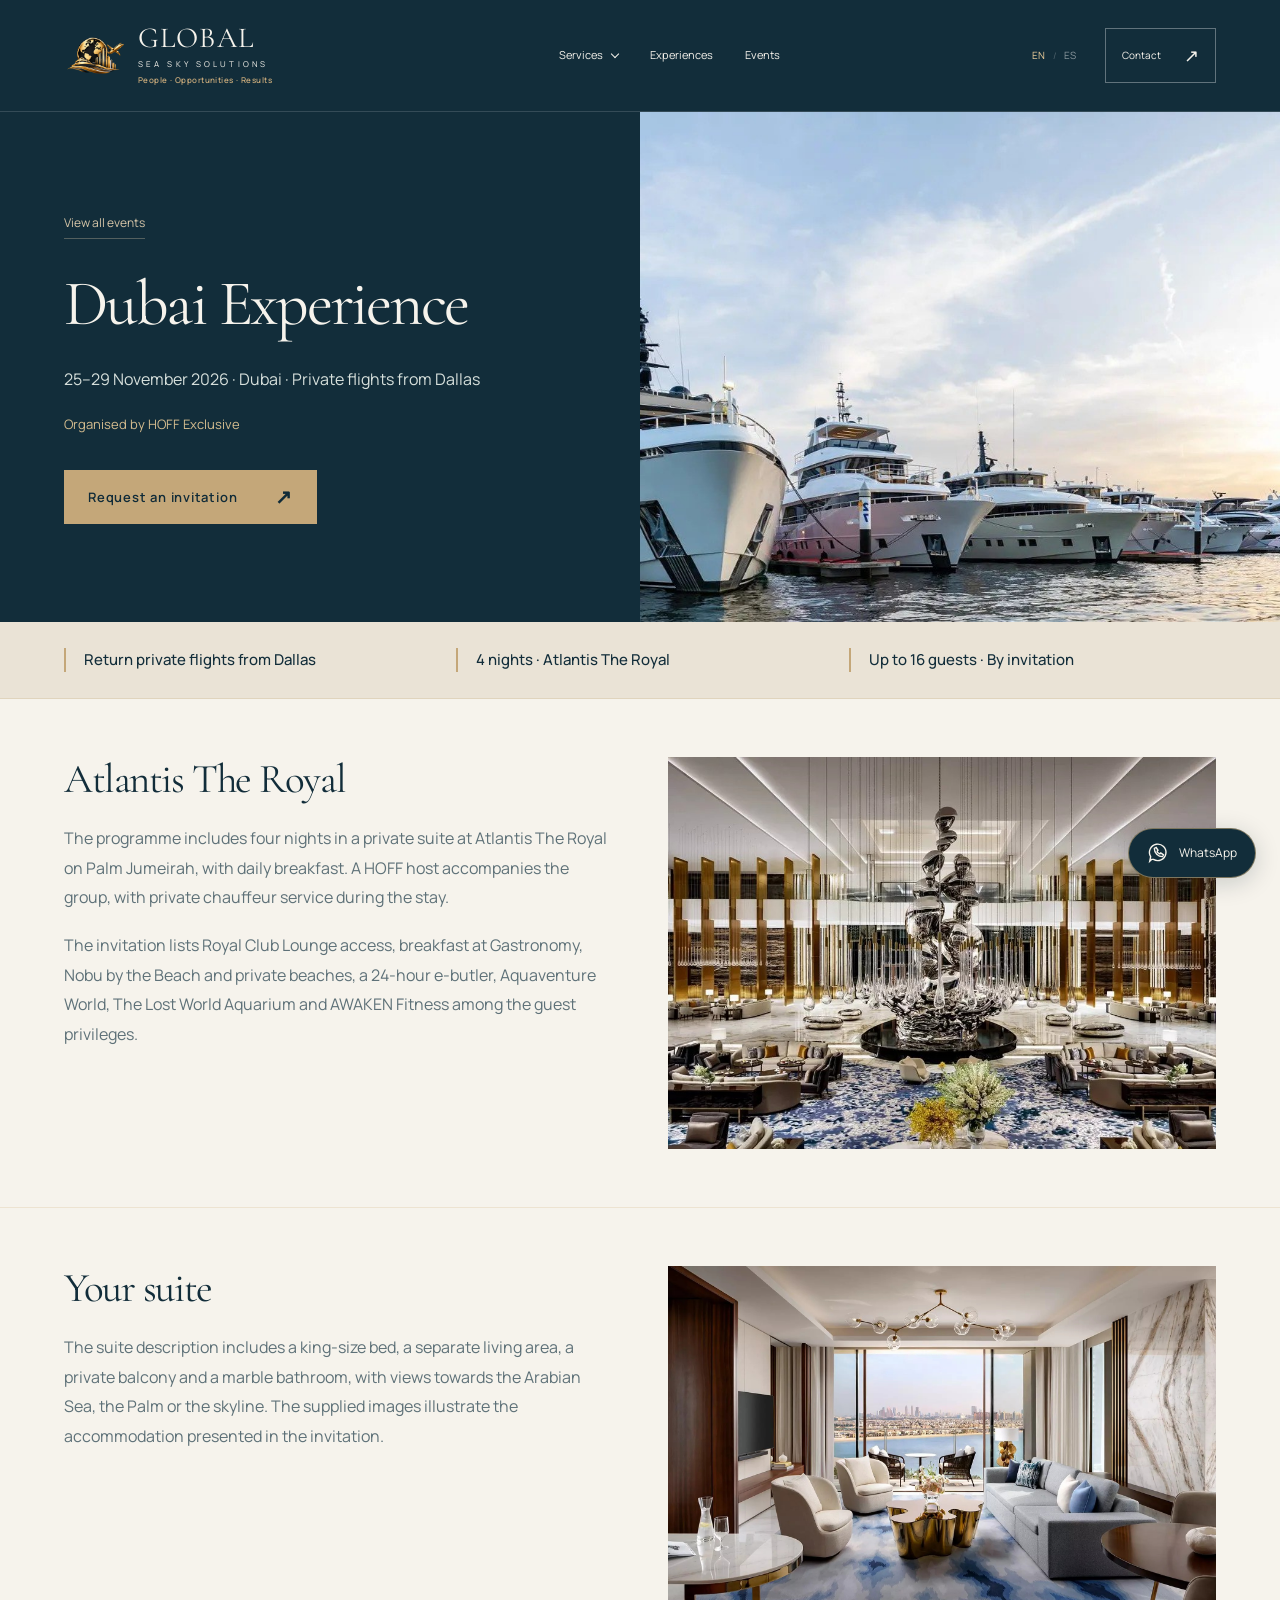
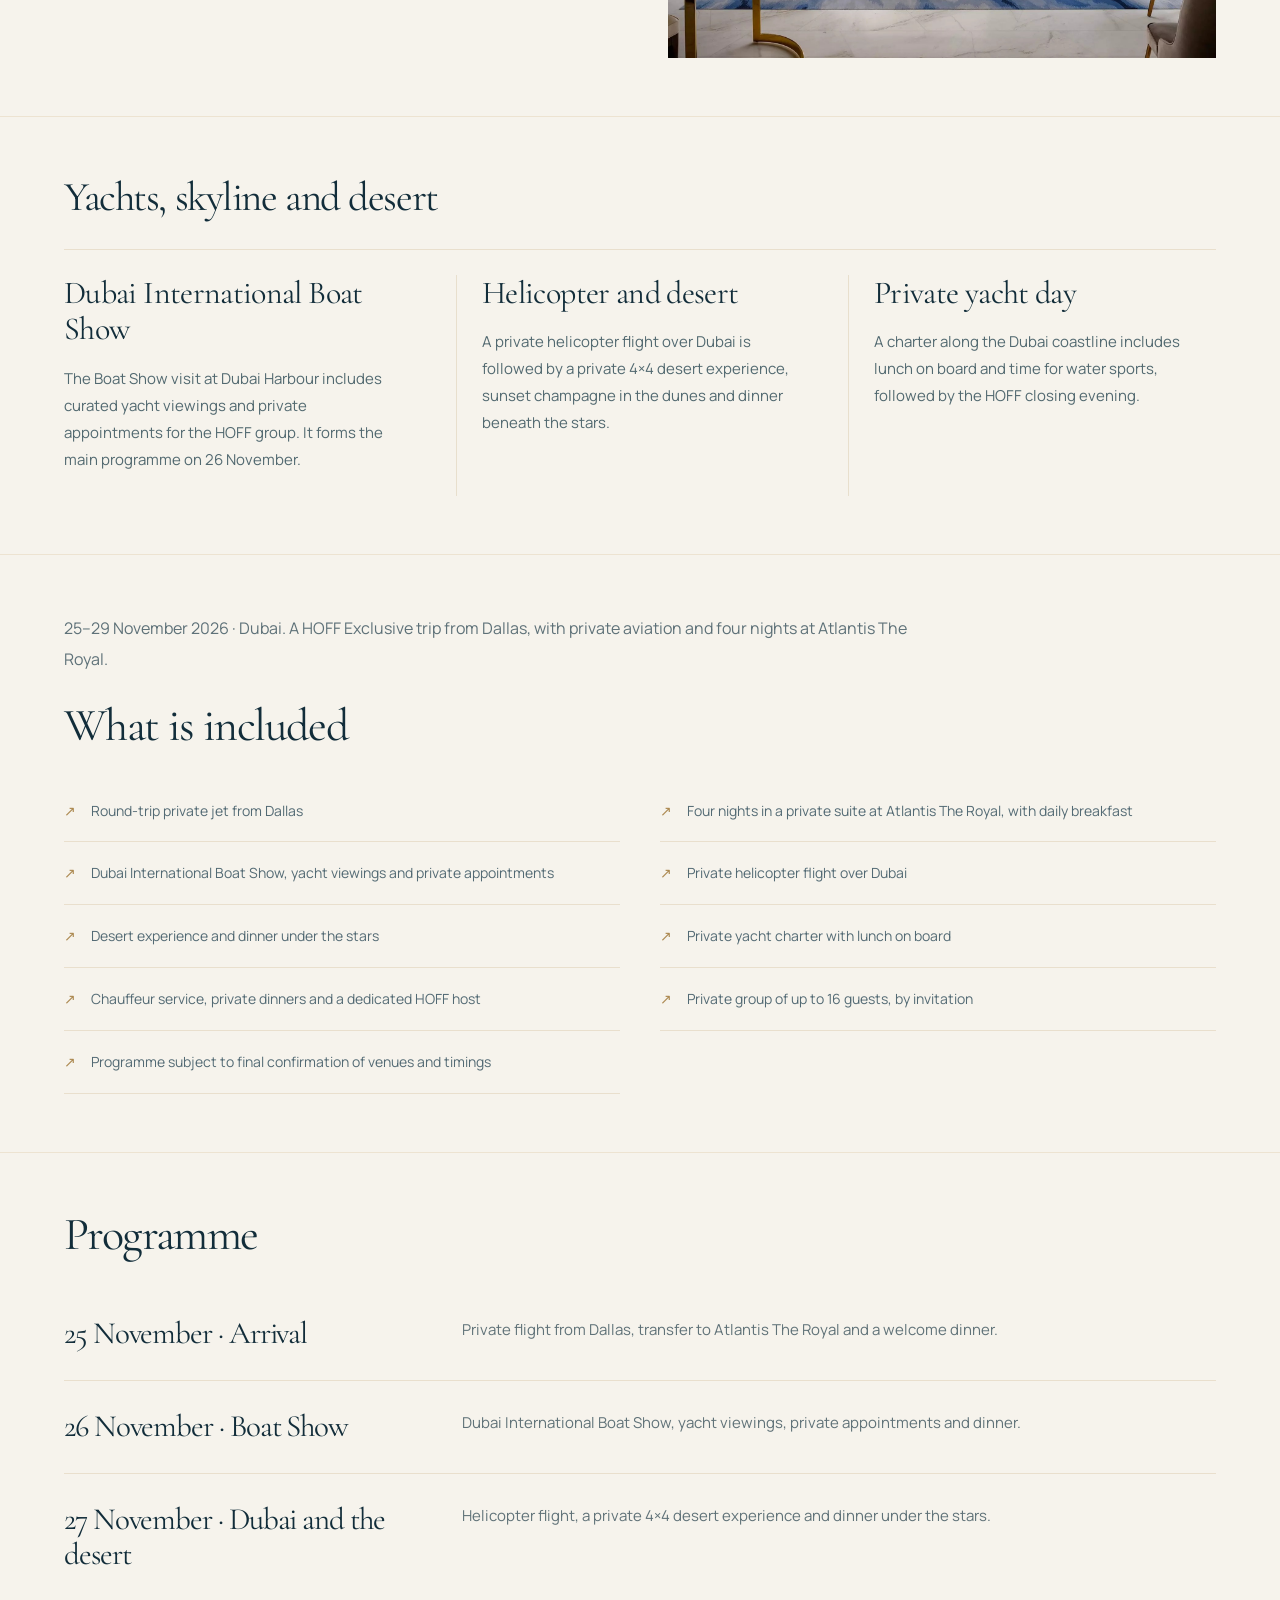
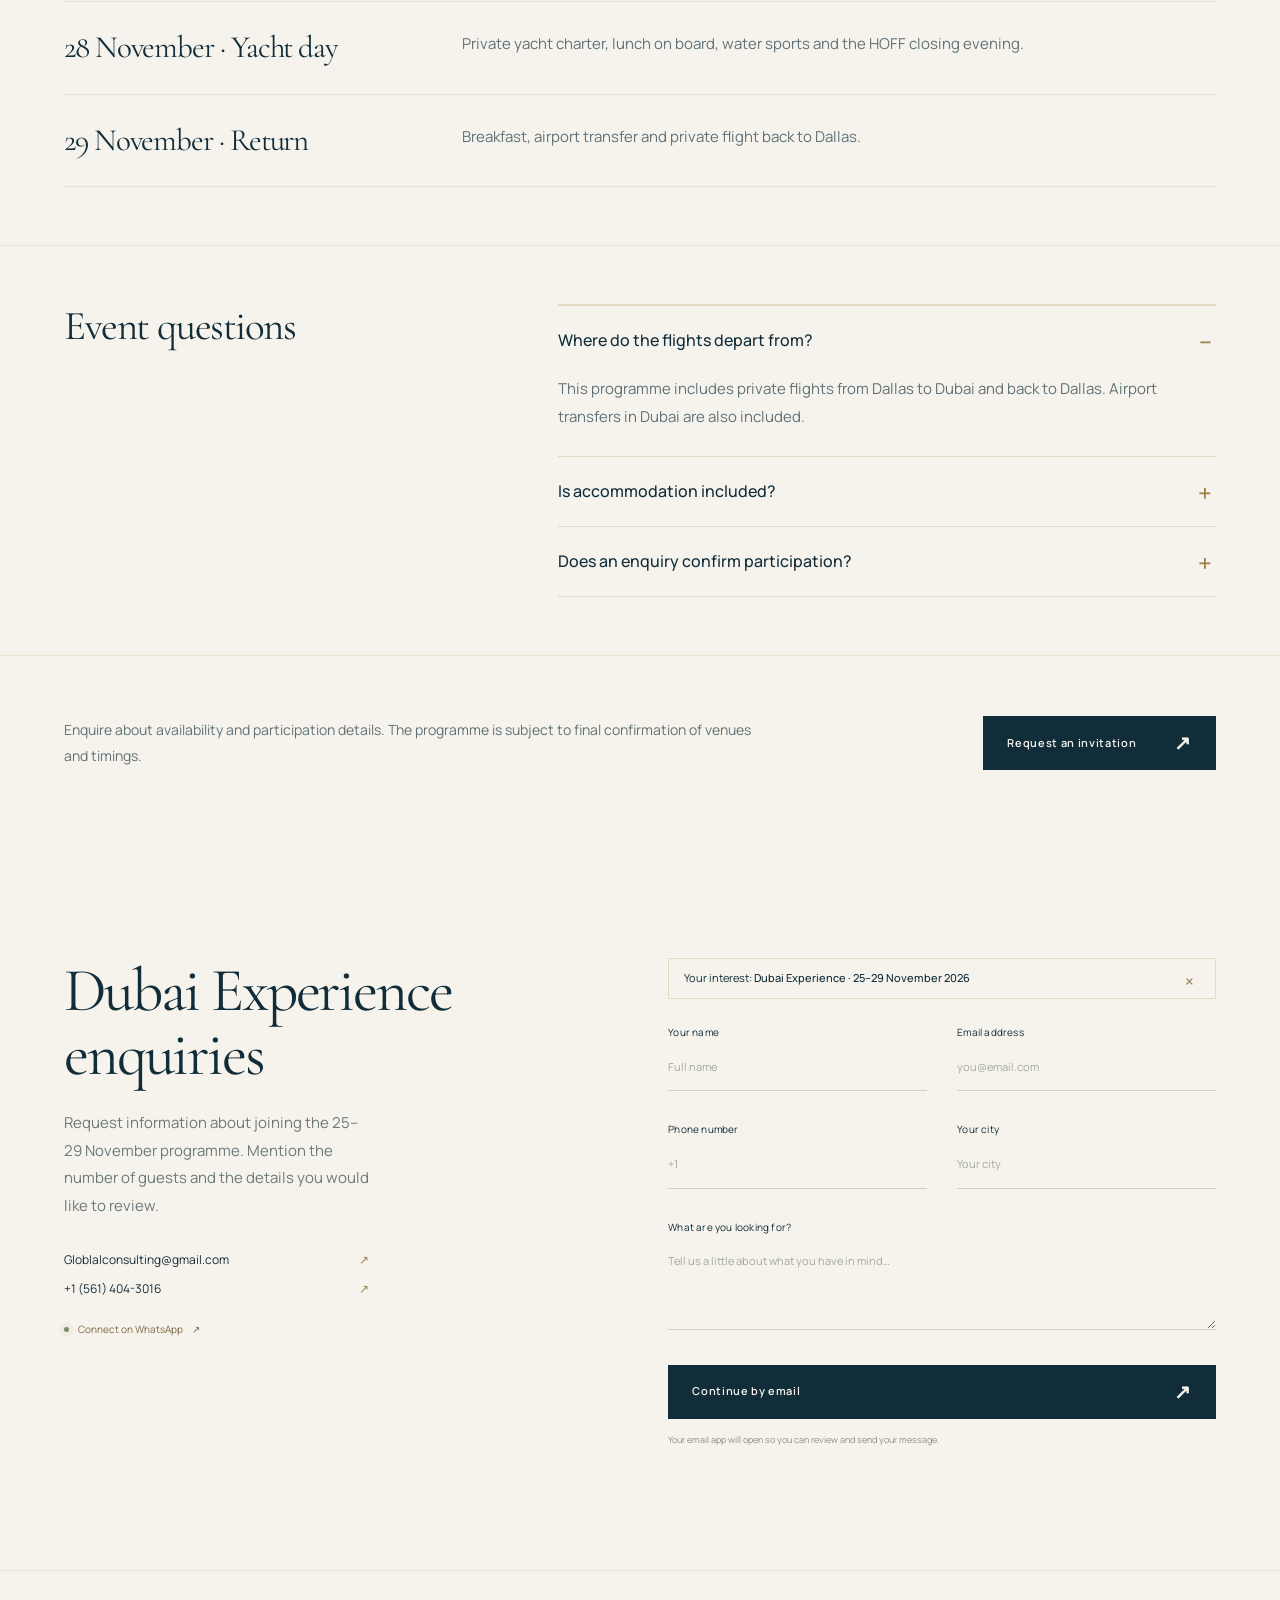
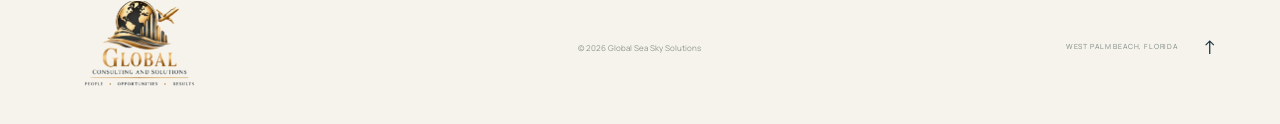
<file: events/dubai-experience/index.html>
<!doctype html>
<html lang="en">
<head>
  <meta charset="UTF-8">
  <meta name="viewport" content="width=device-width, initial-scale=1">
  <meta name="theme-color" content="#122d3a">
  <meta name="description" content="25–29 November 2026 · Dubai · Private flights from Dallas">
  <title>Global Sea Sky Solutions — Dubai Experience</title>
  <link rel="icon" type="image/png" href="/global-symbol-gold.png">
  <link rel="stylesheet" href="/fonts.css">
  <link rel="stylesheet" href="/styles.css?v=20261112-3">
  <script>window.GC_PAGE_TRANSLATIONS={"allServices": "Todos los servicios", "requestCall": "Solicitar una llamada", "pageEnquiry": "Solicitar una invitación", "whatsappDirect": "WhatsApp", "backServices": "Ver servicios", "included": "Qué incluye", "programme": "Programa", "eventEnquiry": "Solicitar una invitación", "readDetails": "Ver detalles", "serviceDirectoryTitle": "Servicios", "serviceDirectoryLead": "Yates, aviación privada, inversiones, viajes, arte, SEABOB y atletas para eventos. Elegí el área que te interesa y consultá directamente con Mercedes.", "relatedServices": "Otros servicios", "officeTitle": "Oficina", "coverageTitle": "Cobertura", "tripOrigin": "Salida desde Dallas", "eventHost": "Organizado por HOFF Exclusive", "eventAvailability": "Consultá por la disponibilidad y los detalles de participación. El programa está sujeto a confirmación final de lugares y horarios.", "menu_invest": "Conexiones de inversión", "menu_yachts": "Venta de yates", "menu_aviation": "Aviación privada", "menu_realestate": "Inversión inmobiliaria", "menu_experiences": "Viajes privados y eventos", "menu_art": "Arte y relojería", "menu_watertoys": "Venta de SEABOB", "menu_athletes": "Atletas para eventos", "athleteBriefTitle": "Datos del evento", "briefEvent": "Evento", "briefEventBody": "La ocasión y su público", "briefPlace": "Ubicación", "briefPlaceBody": "Ciudad y lugar", "briefDate": "Fechas", "briefDateBody": "Una fecha o un período aproximado", "briefRole": "Participación", "briefRoleBody": "El atleta y el rol que querés conversar", "pageTitle": "Dubai Experience", "pageLead": "25–29 de noviembre de 2026 · Dubái · Vuelos privados desde Dallas", "eventDescription": "25–29 de noviembre de 2026 · Dubái. Un viaje de HOFF Exclusive desde Dallas, con aviación privada y cuatro noches en Atlantis The Royal.", "eventFact0": "Vuelos privados desde Dallas", "eventFact1": "4 noches · Atlantis The Royal", "eventFact2": "Hasta 16 invitados · Por invitación", "event-section-1Title": "Atlantis The Royal", "event-section-1P0": "El programa incluye cuatro noches en una suite privada de Atlantis The Royal, en Palm Jumeirah, con desayuno diario. Un anfitrión de HOFF acompaña al grupo y hay servicio de chofer privado durante la estadía.", "event-section-1P1": "La invitación presenta acceso al Royal Club Lounge, desayuno en Gastronomy, Nobu by the Beach y playas privadas, e-butler las 24 horas, Aquaventure World, The Lost World Aquarium y AWAKEN Fitness entre los beneficios para huéspedes.", "event-section-2Title": "Tu suite", "event-section-2Text": "La descripción de la suite incluye cama king, área de estar, balcón privado y baño de mármol, con vistas al mar Arábigo, la Palm o el skyline. Las imágenes recibidas ilustran el alojamiento presentado en la invitación.", "event-section-3Title": "Yates, skyline y desierto", "event-section-3Card0Title": "Dubai International Boat Show", "event-section-3Card0Body": "La visita al Boat Show en Dubai Harbour incluye recorridos de yates y citas privadas para el grupo de HOFF. Es la actividad principal del 26 de noviembre.", "event-section-3Card1Title": "Helicóptero y desierto", "event-section-3Card1Body": "Un vuelo privado en helicóptero sobre Dubái se combina con una experiencia privada en 4×4, champagne al atardecer entre las dunas y cena bajo las estrellas.", "event-section-3Card2Title": "Día de yate privado", "event-section-3Card2Body": "Un charter por la costa de Dubái incluye almuerzo a bordo y tiempo para deportes acuáticos, seguido de la velada de cierre de HOFF.", "eventPoint0": "Avión privado de ida y vuelta desde Dallas", "eventPoint1": "Cuatro noches en suite privada en Atlantis The Royal, con desayuno diario", "eventPoint2": "Dubai International Boat Show, visitas de yates y citas privadas", "eventPoint3": "Vuelo privado en helicóptero sobre Dubái", "eventPoint4": "Experiencia en el desierto y cena bajo las estrellas", "eventPoint5": "Charter privado de yate con almuerzo a bordo", "eventPoint6": "Chofer, cenas privadas y un anfitrión de HOFF", "eventPoint7": "Grupo privado de hasta 16 personas, por invitación", "eventPoint8": "Programa sujeto a confirmación final de lugares y horarios", "day0Title": "25 de noviembre · Llegada", "day0Body": "Vuelo privado desde Dallas, traslado a Atlantis The Royal y cena de bienvenida.", "day1Title": "26 de noviembre · Boat Show", "day1Body": "Dubai International Boat Show, visitas de yates, citas privadas y cena.", "day2Title": "27 de noviembre · Dubái y el desierto", "day2Body": "Vuelo en helicóptero, experiencia privada en 4×4 por el desierto y cena bajo las estrellas.", "day3Title": "28 de noviembre · Día de yate", "day3Body": "Charter privado de yate, almuerzo a bordo, deportes acuáticos y la velada de cierre de HOFF.", "day4Title": "29 de noviembre · Regreso", "day4Body": "Desayuno, traslado al aeropuerto y vuelo privado de regreso a Dallas.", "event-faqTitle": "Preguntas sobre el evento", "event-faqQ0": "¿Desde dónde salen los vuelos?", "event-faqA0": "Este programa incluye vuelos privados de Dallas a Dubái y de regreso a Dallas. También contempla traslados al aeropuerto en Dubái.", "event-faqQ1": "¿Está incluido el alojamiento?", "event-faqA1": "Sí. La invitación incluye cuatro noches en suite privada en Atlantis The Royal, con desayuno diario y los beneficios para huéspedes descritos más arriba.", "event-faqQ2": "¿Una consulta confirma la participación?", "event-faqA2": "El viaje es por invitación para un grupo de hasta 16 personas. Contactá a Mercedes para conversar participación y disponibilidad. El formulario no emite una confirmación de reserva.", "contactTitle": "Consultas de Dubai Experience", "contactDescription": "Solicitá información para participar en el programa del 25 al 29 de noviembre. Podés mencionar la cantidad de personas y los detalles que querés revisar."};</script><script src="/app.js?v=20261112-6" defer></script>
</head>
<body class="inner-page event-detail event-dubai-experience" data-page="detail" data-interest="eventDubai" data-title-en="Global Sea Sky Solutions — Dubai Experience" data-title-es="Global Sea Sky Solutions — Dubai Experience">
<a class="skip-link" href="#main" data-i18n="skip">Skip to content</a>
<header class="header" id="header">
  <a class="wordmark" href="/" aria-label="Global Sea Sky Solutions home">
    <img class="brand-symbol" src="/global-symbol-gold.png" alt="" aria-hidden="true" width="62" height="52" decoding="async">
    <span class="brand-lockup">GLOBAL<small>SEA SKY SOLUTIONS</small><span class="brand-tagline">People · Opportunities · Results</span></span>
  </a>
  <nav class="desktop-nav" aria-label="Main navigation"><details class="services-menu"><summary data-i18n="navExpertise">Services</summary><div class="services-dropdown"><a href="/services/investments/" data-i18n="menu_invest">Investment connections</a><a href="/services/yachts/" data-i18n="menu_yachts">Yacht sales</a><a href="/services/private-aviation/" data-i18n="menu_aviation">Private aviation</a><a href="/services/real-estate/" data-i18n="menu_realestate">Real estate investment</a><a href="/services/private-travel/" data-i18n="menu_experiences">Private travel and events</a><a href="/services/art-horology/" data-i18n="menu_art">Art and horology</a><a href="/services/seabob/" data-i18n="menu_watertoys">SEABOB sales</a><a href="/services/athletes/" data-i18n="menu_athletes">Athletes for events</a><a class="all-services" href="/services/" data-i18n="allServices">All services</a></div></details><a href="/services/private-travel/" data-i18n="navExperiences">Experiences</a><a href="/events/" data-i18n="navEvents">Events</a></nav>
  <div class="header-actions">
    <div class="language" aria-label="Language"><button class="active" data-lang="en" aria-pressed="true">EN</button><span>/</span><button data-lang="es" aria-pressed="false">ES</button></div>
    <a class="header-contact" href="/contact/"><span data-i18n="navContact">Contact</span><span aria-hidden="true">↗</span></a>
    <button class="menu-toggle" id="menu-toggle" aria-expanded="false" aria-controls="mobile-nav" aria-label="Open menu"><span></span><span></span></button>
  </div>
</header>
<nav class="mobile-nav" id="mobile-nav" aria-label="Mobile navigation" hidden><a href="/services/" data-i18n="navExpertise">Services</a><a href="/events/" data-i18n="navEvents">Events</a><a href="/contact/" data-i18n="navContact">Contact</a></nav>
<main id="main"><section class="detail-hero" id="home"><div class="detail-hero-copy"><a class="back-link" href="/events/" data-i18n="allEvents">View all events</a><h1 data-i18n="pageTitle">Dubai Experience</h1><p data-i18n="pageLead">25–29 November 2026 · Dubai · Private flights from Dallas</p><p class="event-host" data-i18n="eventHost">Organised by HOFF Exclusive</p><button class="button button-gold" data-intent="eventDubai"><span data-i18n="pageEnquiry">Request an invitation</span><span aria-hidden="true">↗</span></button></div><div class="detail-hero-media"><img src="/event-dubai.jpg" alt="Dubai Experience" data-alt-en="Dubai Experience" data-alt-es="Dubai Experience" class="cover" loading="eager"></div></section><ul class="service-facts section-wrap"><li data-i18n="eventFact0">Return private flights from Dallas</li><li data-i18n="eventFact1">4 nights · Atlantis The Royal</li><li data-i18n="eventFact2">Up to 16 guests · By invitation</li></ul><section class="content-section section-wrap content-layout-media" id="event-section-1"><div class="section-introduction"><h2 data-i18n="event-section-1Title">Atlantis The Royal</h2><div class="section-description"><p class="section-body" data-i18n="event-section-1P0">The programme includes four nights in a private suite at Atlantis The Royal on Palm Jumeirah, with daily breakfast. A HOFF host accompanies the group, with private chauffeur service during the stay.</p><p class="section-body" data-i18n="event-section-1P1">The invitation lists Royal Club Lounge access, breakfast at Gastronomy, Nobu by the Beach and private beaches, a 24-hour e-butler, Aquaventure World, The Lost World Aquarium and AWAKEN Fitness among the guest privileges.</p></div></div><figure class="section-visual"><img class="cover" src="/dubai-atlantis.jpg" alt="Atlantis The Royal interior in the HOFF invitation brochure" data-alt-en="Atlantis The Royal interior in the HOFF invitation brochure" data-alt-es="Interior de Atlantis The Royal en el brochure de HOFF" loading="lazy"></figure></section><section class="content-section section-wrap content-layout-media" id="event-section-2"><div class="section-introduction"><h2 data-i18n="event-section-2Title">Your suite</h2><div class="section-description"><p class="section-body" data-i18n="event-section-2Text">The suite description includes a king-size bed, a separate living area, a private balcony and a marble bathroom, with views towards the Arabian Sea, the Palm or the skyline. The supplied images illustrate the accommodation presented in the invitation.</p></div></div><figure class="section-visual"><img class="cover" src="/dubai-suite.jpg" alt="Suite living area shown in the Dubai invitation brochure" data-alt-en="Suite living area shown in the Dubai invitation brochure" data-alt-es="Living de suite mostrado en la invitación de Dubái" loading="lazy"></figure></section><section class="content-section section-wrap content-layout-editorial" id="event-section-3"><div class="section-introduction"><h2 data-i18n="event-section-3Title">Yachts, skyline and desert</h2><div class="section-description"></div></div><div class="detail-grid"><article class="detail-block"><div class="detail-block-copy"><h3 data-i18n="event-section-3Card0Title">Dubai International Boat Show</h3><p data-i18n="event-section-3Card0Body">The Boat Show visit at Dubai Harbour includes curated yacht viewings and private appointments for the HOFF group. It forms the main programme on 26 November.</p></div></article><article class="detail-block"><div class="detail-block-copy"><h3 data-i18n="event-section-3Card1Title">Helicopter and desert</h3><p data-i18n="event-section-3Card1Body">A private helicopter flight over Dubai is followed by a private 4×4 desert experience, sunset champagne in the dunes and dinner beneath the stars.</p></div></article><article class="detail-block"><div class="detail-block-copy"><h3 data-i18n="event-section-3Card2Title">Private yacht day</h3><p data-i18n="event-section-3Card2Body">A charter along the Dubai coastline includes lunch on board and time for water sports, followed by the HOFF closing evening.</p></div></article></div></section><section class="content-section section-wrap"><p class="section-body" data-i18n="eventDescription">25–29 November 2026 · Dubai. A HOFF Exclusive trip from Dallas, with private aviation and four nights at Atlantis The Royal.</p><h2 data-i18n="included">What is included</h2><ul class="feature-list"><li data-i18n="eventPoint0">Round-trip private jet from Dallas</li><li data-i18n="eventPoint1">Four nights in a private suite at Atlantis The Royal, with daily breakfast</li><li data-i18n="eventPoint2">Dubai International Boat Show, yacht viewings and private appointments</li><li data-i18n="eventPoint3">Private helicopter flight over Dubai</li><li data-i18n="eventPoint4">Desert experience and dinner under the stars</li><li data-i18n="eventPoint5">Private yacht charter with lunch on board</li><li data-i18n="eventPoint6">Chauffeur service, private dinners and a dedicated HOFF host</li><li data-i18n="eventPoint7">Private group of up to 16 guests, by invitation</li><li data-i18n="eventPoint8">Programme subject to final confirmation of venues and timings</li></ul></section><section class="content-section section-wrap"><h2 data-i18n="programme">Programme</h2><div class="programme-list"><article><h3 data-i18n="day0Title">25 November · Arrival</h3><p data-i18n="day0Body">Private flight from Dallas, transfer to Atlantis The Royal and a welcome dinner.</p></article><article><h3 data-i18n="day1Title">26 November · Boat Show</h3><p data-i18n="day1Body">Dubai International Boat Show, yacht viewings, private appointments and dinner.</p></article><article><h3 data-i18n="day2Title">27 November · Dubai and the desert</h3><p data-i18n="day2Body">Helicopter flight, a private 4×4 desert experience and dinner under the stars.</p></article><article><h3 data-i18n="day3Title">28 November · Yacht day</h3><p data-i18n="day3Body">Private yacht charter, lunch on board, water sports and the HOFF closing evening.</p></article><article><h3 data-i18n="day4Title">29 November · Return</h3><p data-i18n="day4Body">Breakfast, airport transfer and private flight back to Dallas.</p></article></div></section><section class="content-section section-wrap content-layout-faq" id="event-faq"><div class="section-introduction"><h2 data-i18n="event-faqTitle">Event questions</h2><div class="section-description"></div></div><div class="faq-list"><details class="faq-item" open><summary data-i18n="event-faqQ0">Where do the flights depart from?</summary><p data-i18n="event-faqA0">This programme includes private flights from Dallas to Dubai and back to Dallas. Airport transfers in Dubai are also included.</p></details><details class="faq-item"><summary data-i18n="event-faqQ1">Is accommodation included?</summary><p data-i18n="event-faqA1">Yes. The invitation includes four nights in a private suite at Atlantis The Royal with daily breakfast and the guest privileges described above.</p></details><details class="faq-item"><summary data-i18n="event-faqQ2">Does an enquiry confirm participation?</summary><p data-i18n="event-faqA2">The trip is by invitation for a group of up to 16. Contact Mercedes to discuss participation and availability. The enquiry form does not issue a booking confirmation.</p></details></div></section><section class="event-callout section-wrap"><p data-i18n="eventAvailability">Enquire about availability and participation details. The programme is subject to final confirmation of venues and timings.</p><button class="button button-dark" data-intent="eventDubai"><span data-i18n="eventEnquiry">Request an invitation</span><span>↗</span></button></section>  <section class="contact section-wrap" id="contact" aria-labelledby="contact-title">
    <div class="contact-copy reveal"><h2 id="contact-title" data-i18n="contactTitle">Dubai Experience enquiries</h2><p data-i18n="contactDescription">Request information about joining the 25–29 November programme. Mention the number of guests and the details you would like to review.</p><a class="contact-detail" href="mailto:Globlalconsulting@gmail.com">Globlalconsulting@gmail.com<span aria-hidden="true">↗</span></a><a class="contact-detail" href="tel:+15614043016">+1 (561) 404-3016<span aria-hidden="true">↗</span></a><a class="whatsapp-link" href="https://wa.me/15614043016" target="_blank" rel="noopener"><span class="status-dot"></span><span data-i18n="whatsapp">Connect on WhatsApp</span><span aria-hidden="true">↗</span></a></div>
    <form class="contact-form reveal" id="contact-form"><p class="interest-line" id="interest-line" hidden><span data-i18n="interestLabel">Your interest:</span> <strong id="interest-name"></strong><button type="button" id="clear-interest" aria-label="Clear selected interest">×</button></p><input type="hidden" name="interest" id="interest"><div class="form-row"><label><span data-i18n="nameLabel">Your name</span><input id="name" name="name" autocomplete="name" required placeholder="Full name" data-placeholder="namePlaceholder"></label><label><span data-i18n="emailLabel">Email address</span><input name="email" type="email" autocomplete="email" required placeholder="you@email.com"></label></div><div class="form-row"><label><span data-i18n="phoneLabel">Phone number</span><input name="phone" type="tel" autocomplete="tel" required placeholder="+1"></label><label><span data-i18n="cityLabel">Your city</span><input name="city" autocomplete="address-level2" required placeholder="City, country" data-placeholder="cityPlaceholder"></label></div><label><span data-i18n="messageLabel">What are you looking for?</span><textarea id="message" name="message" rows="3" required placeholder="Tell us a little about what you have in mind…" data-placeholder="messagePlaceholder"></textarea></label><button class="button button-dark form-submit" type="submit"><span data-i18n="submit">Continue by email</span><span aria-hidden="true">↗</span></button><p class="form-note" data-i18n="formNote">Your email app will open so you can review and send your message.</p><p class="form-status" id="form-status" role="status"></p></form>
  </section>
</main>
<footer class="footer"><a class="footer-brand" href="/contact/" aria-label="Global Consulting and Solutions"><img class="full-brand-logo" src="/global-consulting-logo.jpg" alt="Global Consulting and Solutions — People, Opportunities, Results" width="1206" height="742" loading="lazy" decoding="async"></a><p>© 2026 Global Sea Sky Solutions</p><div><span data-i18n="footerLocation">WEST PALM BEACH, FLORIDA</span><a href="#home" aria-label="Back to top">↑</a></div></footer>
<dialog class="service-dialog" id="service-dialog" aria-labelledby="dialog-title"><button class="dialog-close" id="dialog-close" aria-label="Close details">×</button><div class="dialog-photo" id="dialog-photo"></div><div class="dialog-content"><h2 id="dialog-title"></h2><p id="dialog-description"></p><ul id="dialog-points"></ul><button class="button button-dark" id="dialog-contact"><span data-i18n="dialogAction">Discuss your interest</span><span aria-hidden="true">↗</span></button></div></dialog>
<a class="floating-contact" href="https://wa.me/15614043016" target="_blank" rel="noopener" aria-label="WhatsApp Mercedes Pilla"><svg viewBox="0 0 24 24" aria-hidden="true"><path d="M5 19l-2 2 1-5a9 9 0 1 1 3 3Z"/><path d="M8 7c0 5 4 9 9 9l1-2-3-2-1 1c-2-1-3-2-3-3l1-1-2-3Z"/></svg><span>WhatsApp</span></a></body>
</html>
</file>
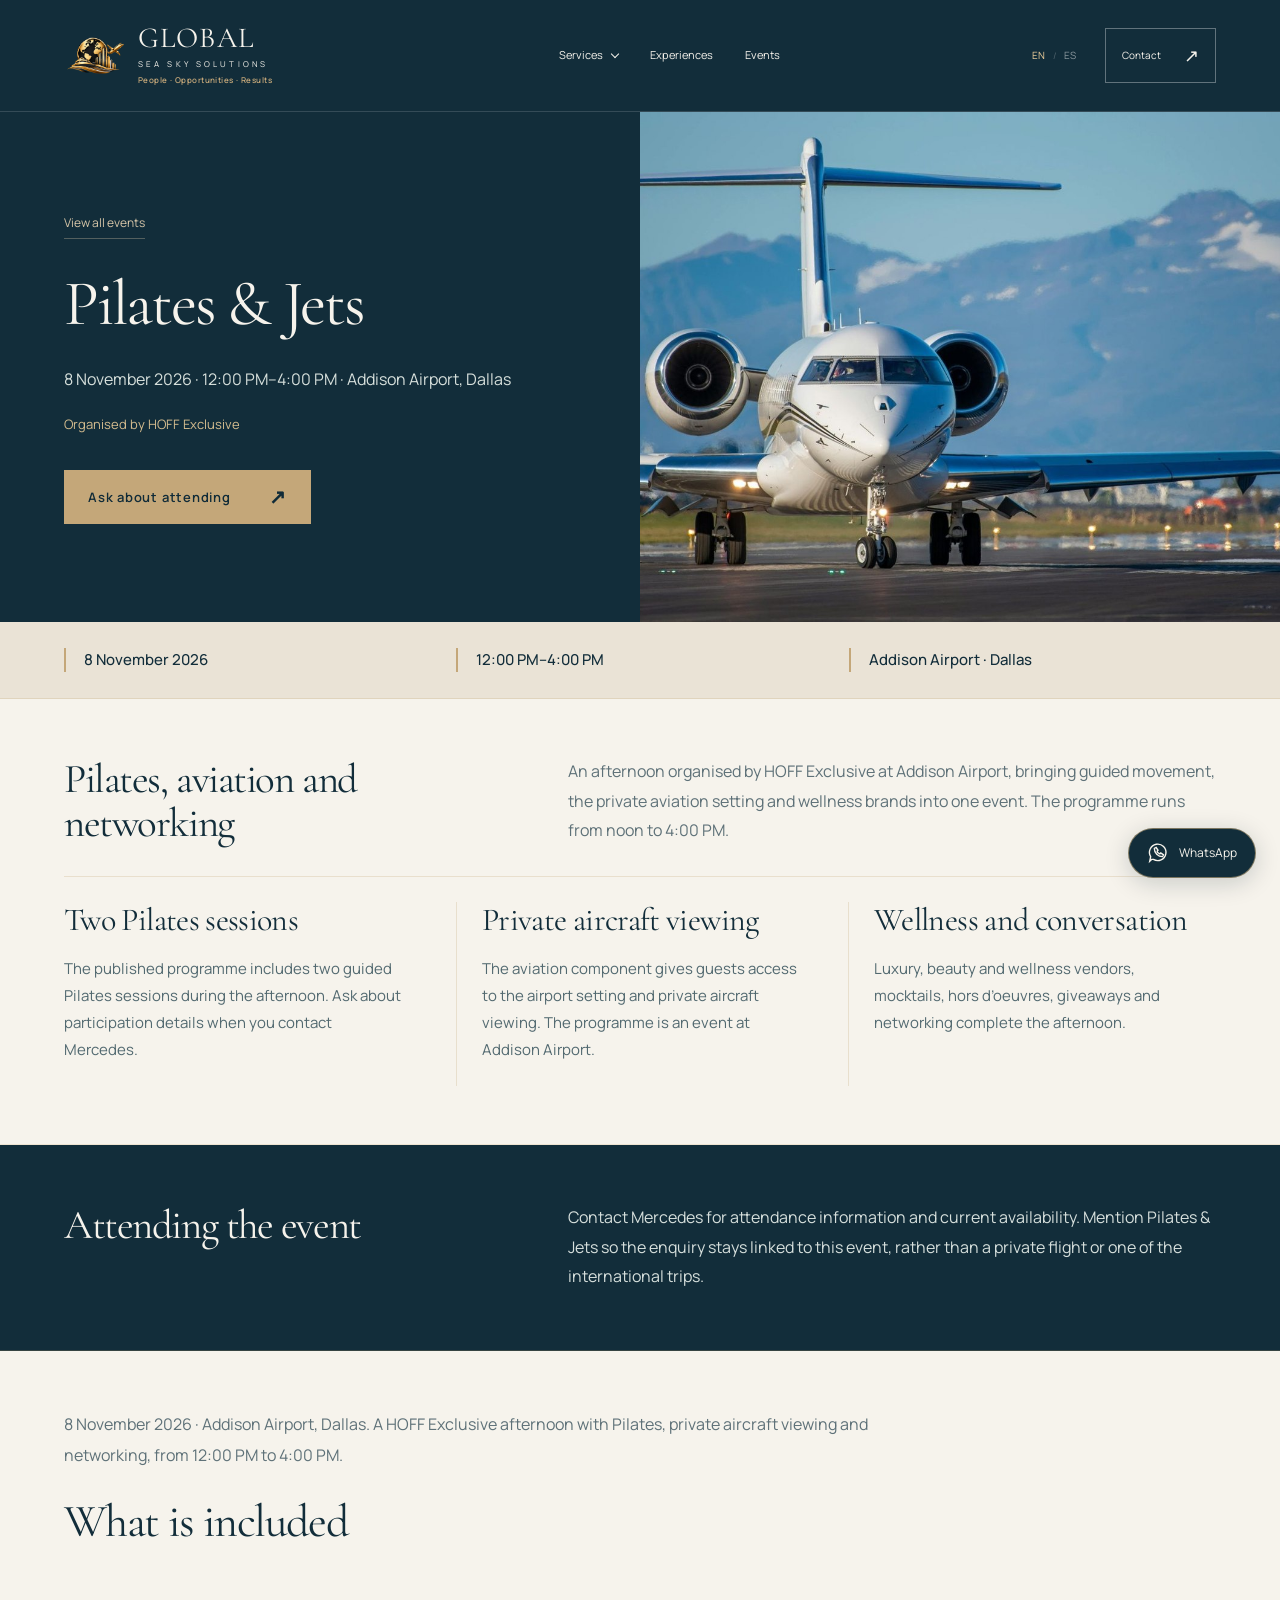
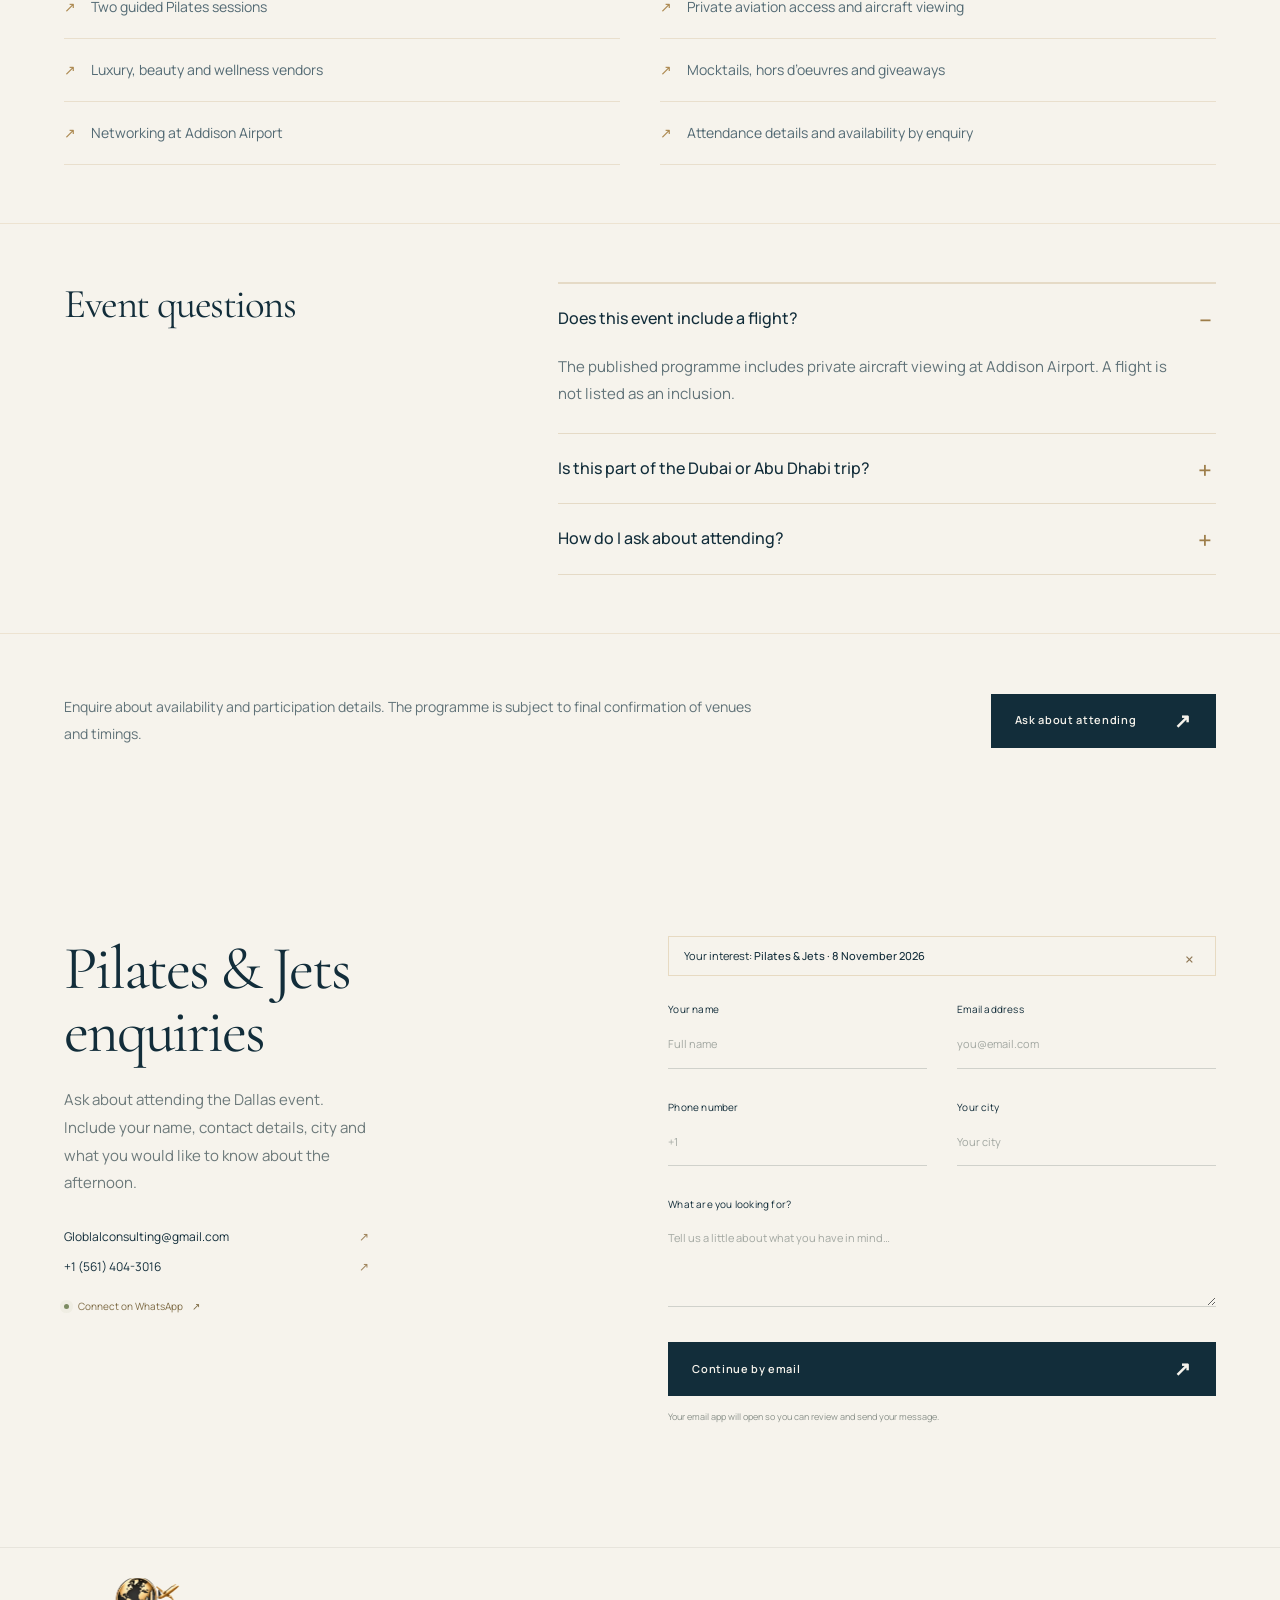
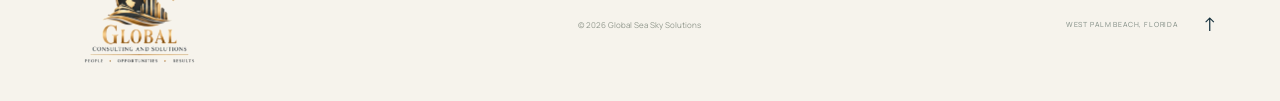
<file: events/pilates-jets-dallas/index.html>
<!doctype html>
<html lang="en">
<head>
  <meta charset="UTF-8">
  <meta name="viewport" content="width=device-width, initial-scale=1">
  <meta name="theme-color" content="#122d3a">
  <meta name="description" content="8 November 2026 · 12:00 PM–4:00 PM · Addison Airport, Dallas">
  <title>Global Sea Sky Solutions — Pilates &amp; Jets</title>
  <link rel="icon" type="image/png" href="/global-symbol-gold.png">
  <link rel="stylesheet" href="/fonts.css">
  <link rel="stylesheet" href="/styles.css?v=20261112-3">
  <script>window.GC_PAGE_TRANSLATIONS={"allServices": "Todos los servicios", "requestCall": "Solicitar una llamada", "pageEnquiry": "Consultar por asistencia", "whatsappDirect": "WhatsApp", "backServices": "Ver servicios", "included": "Qué incluye", "programme": "Programa", "eventEnquiry": "Consultar por asistencia", "readDetails": "Ver detalles", "serviceDirectoryTitle": "Servicios", "serviceDirectoryLead": "Yates, aviación privada, inversiones, viajes, arte, SEABOB y atletas para eventos. Elegí el área que te interesa y consultá directamente con Mercedes.", "relatedServices": "Otros servicios", "officeTitle": "Oficina", "coverageTitle": "Cobertura", "tripOrigin": "Salida desde Dallas", "eventHost": "Organizado por HOFF Exclusive", "eventAvailability": "Consultá por la disponibilidad y los detalles de participación. El programa está sujeto a confirmación final de lugares y horarios.", "menu_invest": "Conexiones de inversión", "menu_yachts": "Venta de yates", "menu_aviation": "Aviación privada", "menu_realestate": "Inversión inmobiliaria", "menu_experiences": "Viajes privados y eventos", "menu_art": "Arte y relojería", "menu_watertoys": "Venta de SEABOB", "menu_athletes": "Atletas para eventos", "athleteBriefTitle": "Datos del evento", "briefEvent": "Evento", "briefEventBody": "La ocasión y su público", "briefPlace": "Ubicación", "briefPlaceBody": "Ciudad y lugar", "briefDate": "Fechas", "briefDateBody": "Una fecha o un período aproximado", "briefRole": "Participación", "briefRoleBody": "El atleta y el rol que querés conversar", "pageTitle": "Pilates & Jets", "pageLead": "8 de noviembre de 2026 · 12:00–16:00 · Addison Airport, Dallas", "eventDescription": "8 de noviembre de 2026 · Addison Airport, Dallas. Un evento de HOFF Exclusive con Pilates, visita de aeronaves y networking, de 12:00 a 16:00.", "eventFact0": "8 de noviembre de 2026", "eventFact1": "12:00–16:00", "eventFact2": "Addison Airport · Dallas", "event-section-1Title": "Pilates, aviación y networking", "event-section-1Text": "Una tarde organizada por HOFF Exclusive en Addison Airport que reúne actividad guiada, el entorno de la aviación privada y marcas de bienestar. El programa se desarrolla de 12:00 a 16:00.", "event-section-1Card0Title": "Dos sesiones de Pilates", "event-section-1Card0Body": "El programa publicado incluye dos sesiones guiadas de Pilates durante la tarde. Consultá los detalles de participación al contactar a Mercedes.", "event-section-1Card1Title": "Visita de aeronaves privadas", "event-section-1Card1Body": "La propuesta de aviación permite conocer el entorno del aeropuerto y visitar aeronaves privadas. El programa es un evento en Addison Airport.", "event-section-1Card2Title": "Bienestar y conversación", "event-section-1Card2Body": "Marcas de lujo, belleza y bienestar, mocktails, aperitivos, sorteos y networking completan la tarde.", "event-section-2Title": "Asistencia al evento", "event-section-2Text": "Contactá a Mercedes para consultar por la asistencia y la disponibilidad actual. Mencioná Pilates & Jets para vincular la consulta con este evento, en lugar de un vuelo privado o uno de los viajes internacionales.", "eventPoint0": "Dos sesiones guiadas de Pilates", "eventPoint1": "Acceso al entorno de aviación privada y visita de aeronaves", "eventPoint2": "Marcas de lujo, belleza y bienestar", "eventPoint3": "Mocktails, aperitivos y sorteos", "eventPoint4": "Networking en Addison Airport", "eventPoint5": "Detalles de asistencia y disponibilidad por consulta", "event-faqTitle": "Preguntas sobre el evento", "event-faqQ0": "¿Este evento incluye un vuelo?", "event-faqA0": "El programa publicado incluye visita de aeronaves privadas en Addison Airport. No se indica un vuelo como inclusión.", "event-faqQ1": "¿Es parte del viaje de Dubái o Abu Dabi?", "event-faqA1": "Es un evento independiente en Dallas el 8 de noviembre. Los dos programas internacionales por invitación tienen sus propias fechas e itinerarios.", "event-faqQ2": "¿Cómo consulto por la asistencia?", "event-faqA2": "Usá el botón de consulta del evento o contactá a Mercedes por WhatsApp. Los detalles de asistencia se conversan directamente.", "contactTitle": "Consultas de Pilates & Jets", "contactDescription": "Consultá por la asistencia al evento de Dallas. Indicá tu nombre, datos de contacto, ciudad y qué querés saber de la tarde."};</script><script src="/app.js?v=20261112-6" defer></script>
</head>
<body class="inner-page event-detail event-pilates-jets-dallas" data-page="detail" data-interest="eventDallas" data-title-en="Global Sea Sky Solutions — Pilates &amp; Jets" data-title-es="Global Sea Sky Solutions — Pilates &amp; Jets">
<a class="skip-link" href="#main" data-i18n="skip">Skip to content</a>
<header class="header" id="header">
  <a class="wordmark" href="/" aria-label="Global Sea Sky Solutions home">
    <img class="brand-symbol" src="/global-symbol-gold.png" alt="" aria-hidden="true" width="62" height="52" decoding="async">
    <span class="brand-lockup">GLOBAL<small>SEA SKY SOLUTIONS</small><span class="brand-tagline">People · Opportunities · Results</span></span>
  </a>
  <nav class="desktop-nav" aria-label="Main navigation"><details class="services-menu"><summary data-i18n="navExpertise">Services</summary><div class="services-dropdown"><a href="/services/investments/" data-i18n="menu_invest">Investment connections</a><a href="/services/yachts/" data-i18n="menu_yachts">Yacht sales</a><a href="/services/private-aviation/" data-i18n="menu_aviation">Private aviation</a><a href="/services/real-estate/" data-i18n="menu_realestate">Real estate investment</a><a href="/services/private-travel/" data-i18n="menu_experiences">Private travel and events</a><a href="/services/art-horology/" data-i18n="menu_art">Art and horology</a><a href="/services/seabob/" data-i18n="menu_watertoys">SEABOB sales</a><a href="/services/athletes/" data-i18n="menu_athletes">Athletes for events</a><a class="all-services" href="/services/" data-i18n="allServices">All services</a></div></details><a href="/services/private-travel/" data-i18n="navExperiences">Experiences</a><a href="/events/" data-i18n="navEvents">Events</a></nav>
  <div class="header-actions">
    <div class="language" aria-label="Language"><button class="active" data-lang="en" aria-pressed="true">EN</button><span>/</span><button data-lang="es" aria-pressed="false">ES</button></div>
    <a class="header-contact" href="/contact/"><span data-i18n="navContact">Contact</span><span aria-hidden="true">↗</span></a>
    <button class="menu-toggle" id="menu-toggle" aria-expanded="false" aria-controls="mobile-nav" aria-label="Open menu"><span></span><span></span></button>
  </div>
</header>
<nav class="mobile-nav" id="mobile-nav" aria-label="Mobile navigation" hidden><a href="/services/" data-i18n="navExpertise">Services</a><a href="/events/" data-i18n="navEvents">Events</a><a href="/contact/" data-i18n="navContact">Contact</a></nav>
<main id="main"><section class="detail-hero" id="home"><div class="detail-hero-copy"><a class="back-link" href="/events/" data-i18n="allEvents">View all events</a><h1 data-i18n="pageTitle">Pilates & Jets</h1><p data-i18n="pageLead">8 November 2026 · 12:00 PM–4:00 PM · Addison Airport, Dallas</p><p class="event-host" data-i18n="eventHost">Organised by HOFF Exclusive</p><button class="button button-gold" data-intent="eventDallas"><span data-i18n="pageEnquiry">Ask about attending</span><span aria-hidden="true">↗</span></button></div><div class="detail-hero-media"><img src="/dallas-private-jet-service.jpg" alt="Pilates &amp; Jets" data-alt-en="Pilates &amp; Jets" data-alt-es="Pilates &amp; Jets" class="cover" loading="eager"></div></section><ul class="service-facts section-wrap"><li data-i18n="eventFact0">8 November 2026</li><li data-i18n="eventFact1">12:00 PM–4:00 PM</li><li data-i18n="eventFact2">Addison Airport · Dallas</li></ul><section class="content-section section-wrap content-layout-editorial" id="event-section-1"><div class="section-introduction"><h2 data-i18n="event-section-1Title">Pilates, aviation and networking</h2><div class="section-description"><p class="section-body" data-i18n="event-section-1Text">An afternoon organised by HOFF Exclusive at Addison Airport, bringing guided movement, the private aviation setting and wellness brands into one event. The programme runs from noon to 4:00 PM.</p></div></div><div class="detail-grid"><article class="detail-block"><div class="detail-block-copy"><h3 data-i18n="event-section-1Card0Title">Two Pilates sessions</h3><p data-i18n="event-section-1Card0Body">The published programme includes two guided Pilates sessions during the afternoon. Ask about participation details when you contact Mercedes.</p></div></article><article class="detail-block"><div class="detail-block-copy"><h3 data-i18n="event-section-1Card1Title">Private aircraft viewing</h3><p data-i18n="event-section-1Card1Body">The aviation component gives guests access to the airport setting and private aircraft viewing. The programme is an event at Addison Airport.</p></div></article><article class="detail-block"><div class="detail-block-copy"><h3 data-i18n="event-section-1Card2Title">Wellness and conversation</h3><p data-i18n="event-section-1Card2Body">Luxury, beauty and wellness vendors, mocktails, hors d’oeuvres, giveaways and networking complete the afternoon.</p></div></article></div></section><section class="content-section section-wrap content-layout-band" id="event-section-2"><div class="section-introduction"><h2 data-i18n="event-section-2Title">Attending the event</h2><div class="section-description"><p class="section-body" data-i18n="event-section-2Text">Contact Mercedes for attendance information and current availability. Mention Pilates & Jets so the enquiry stays linked to this event, rather than a private flight or one of the international trips.</p></div></div></section><section class="content-section section-wrap"><p class="section-body" data-i18n="eventDescription">8 November 2026 · Addison Airport, Dallas. A HOFF Exclusive afternoon with Pilates, private aircraft viewing and networking, from 12:00 PM to 4:00 PM.</p><h2 data-i18n="included">What is included</h2><ul class="feature-list"><li data-i18n="eventPoint0">Two guided Pilates sessions</li><li data-i18n="eventPoint1">Private aviation access and aircraft viewing</li><li data-i18n="eventPoint2">Luxury, beauty and wellness vendors</li><li data-i18n="eventPoint3">Mocktails, hors d’oeuvres and giveaways</li><li data-i18n="eventPoint4">Networking at Addison Airport</li><li data-i18n="eventPoint5">Attendance details and availability by enquiry</li></ul></section><section class="content-section section-wrap content-layout-faq" id="event-faq"><div class="section-introduction"><h2 data-i18n="event-faqTitle">Event questions</h2><div class="section-description"></div></div><div class="faq-list"><details class="faq-item" open><summary data-i18n="event-faqQ0">Does this event include a flight?</summary><p data-i18n="event-faqA0">The published programme includes private aircraft viewing at Addison Airport. A flight is not listed as an inclusion.</p></details><details class="faq-item"><summary data-i18n="event-faqQ1">Is this part of the Dubai or Abu Dhabi trip?</summary><p data-i18n="event-faqA1">It is a separate afternoon event in Dallas on 8 November. The two international invitation programmes have their own dates and itineraries.</p></details><details class="faq-item"><summary data-i18n="event-faqQ2">How do I ask about attending?</summary><p data-i18n="event-faqA2">Use the event enquiry button or contact Mercedes on WhatsApp. Attendance details are discussed directly.</p></details></div></section><section class="event-callout section-wrap"><p data-i18n="eventAvailability">Enquire about availability and participation details. The programme is subject to final confirmation of venues and timings.</p><button class="button button-dark" data-intent="eventDallas"><span data-i18n="eventEnquiry">Ask about attending</span><span>↗</span></button></section>  <section class="contact section-wrap" id="contact" aria-labelledby="contact-title">
    <div class="contact-copy reveal"><h2 id="contact-title" data-i18n="contactTitle">Pilates & Jets enquiries</h2><p data-i18n="contactDescription">Ask about attending the Dallas event. Include your name, contact details, city and what you would like to know about the afternoon.</p><a class="contact-detail" href="mailto:Globlalconsulting@gmail.com">Globlalconsulting@gmail.com<span aria-hidden="true">↗</span></a><a class="contact-detail" href="tel:+15614043016">+1 (561) 404-3016<span aria-hidden="true">↗</span></a><a class="whatsapp-link" href="https://wa.me/15614043016" target="_blank" rel="noopener"><span class="status-dot"></span><span data-i18n="whatsapp">Connect on WhatsApp</span><span aria-hidden="true">↗</span></a></div>
    <form class="contact-form reveal" id="contact-form"><p class="interest-line" id="interest-line" hidden><span data-i18n="interestLabel">Your interest:</span> <strong id="interest-name"></strong><button type="button" id="clear-interest" aria-label="Clear selected interest">×</button></p><input type="hidden" name="interest" id="interest"><div class="form-row"><label><span data-i18n="nameLabel">Your name</span><input id="name" name="name" autocomplete="name" required placeholder="Full name" data-placeholder="namePlaceholder"></label><label><span data-i18n="emailLabel">Email address</span><input name="email" type="email" autocomplete="email" required placeholder="you@email.com"></label></div><div class="form-row"><label><span data-i18n="phoneLabel">Phone number</span><input name="phone" type="tel" autocomplete="tel" required placeholder="+1"></label><label><span data-i18n="cityLabel">Your city</span><input name="city" autocomplete="address-level2" required placeholder="City, country" data-placeholder="cityPlaceholder"></label></div><label><span data-i18n="messageLabel">What are you looking for?</span><textarea id="message" name="message" rows="3" required placeholder="Tell us a little about what you have in mind…" data-placeholder="messagePlaceholder"></textarea></label><button class="button button-dark form-submit" type="submit"><span data-i18n="submit">Continue by email</span><span aria-hidden="true">↗</span></button><p class="form-note" data-i18n="formNote">Your email app will open so you can review and send your message.</p><p class="form-status" id="form-status" role="status"></p></form>
  </section>
</main>
<footer class="footer"><a class="footer-brand" href="/contact/" aria-label="Global Consulting and Solutions"><img class="full-brand-logo" src="/global-consulting-logo.jpg" alt="Global Consulting and Solutions — People, Opportunities, Results" width="1206" height="742" loading="lazy" decoding="async"></a><p>© 2026 Global Sea Sky Solutions</p><div><span data-i18n="footerLocation">WEST PALM BEACH, FLORIDA</span><a href="#home" aria-label="Back to top">↑</a></div></footer>
<dialog class="service-dialog" id="service-dialog" aria-labelledby="dialog-title"><button class="dialog-close" id="dialog-close" aria-label="Close details">×</button><div class="dialog-photo" id="dialog-photo"></div><div class="dialog-content"><h2 id="dialog-title"></h2><p id="dialog-description"></p><ul id="dialog-points"></ul><button class="button button-dark" id="dialog-contact"><span data-i18n="dialogAction">Discuss your interest</span><span aria-hidden="true">↗</span></button></div></dialog>
<a class="floating-contact" href="https://wa.me/15614043016" target="_blank" rel="noopener" aria-label="WhatsApp Mercedes Pilla"><svg viewBox="0 0 24 24" aria-hidden="true"><path d="M5 19l-2 2 1-5a9 9 0 1 1 3 3Z"/><path d="M8 7c0 5 4 9 9 9l1-2-3-2-1 1c-2-1-3-2-3-3l1-1-2-3Z"/></svg><span>WhatsApp</span></a></body>
</html>
</file>
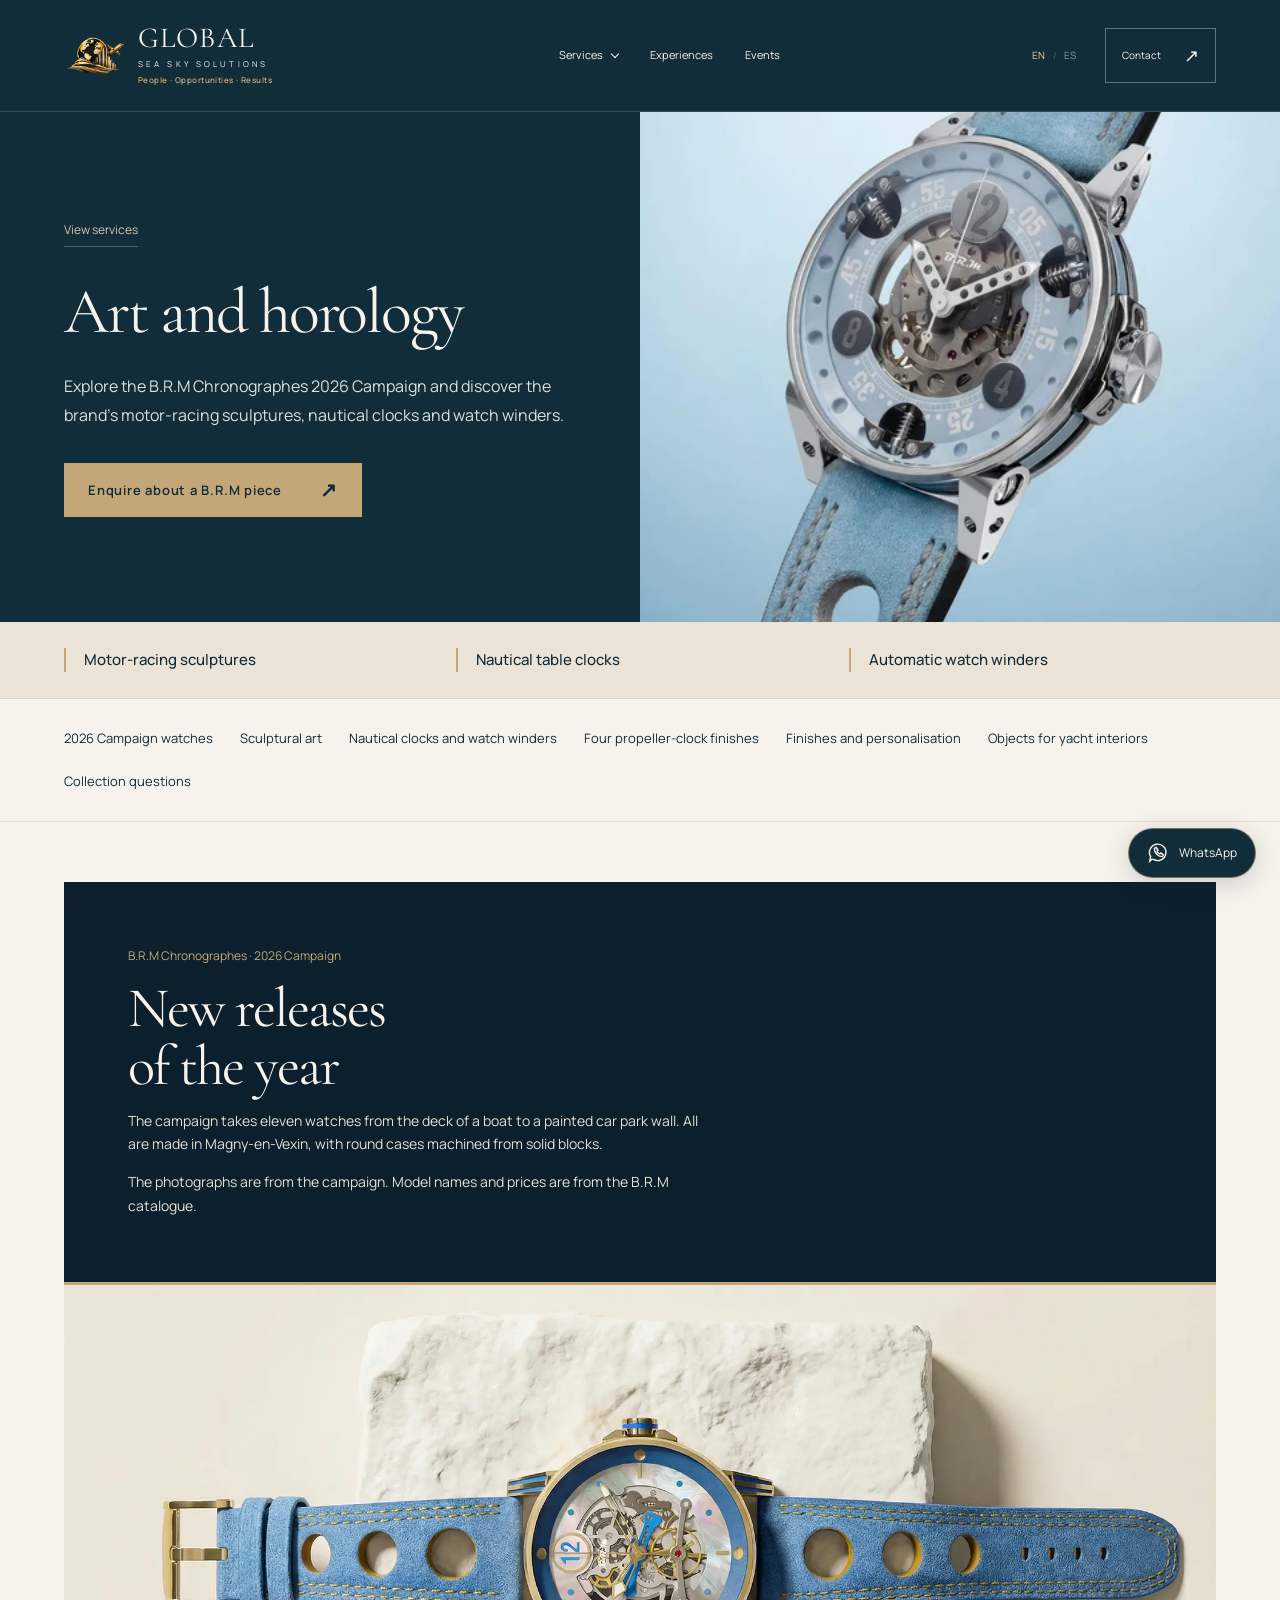
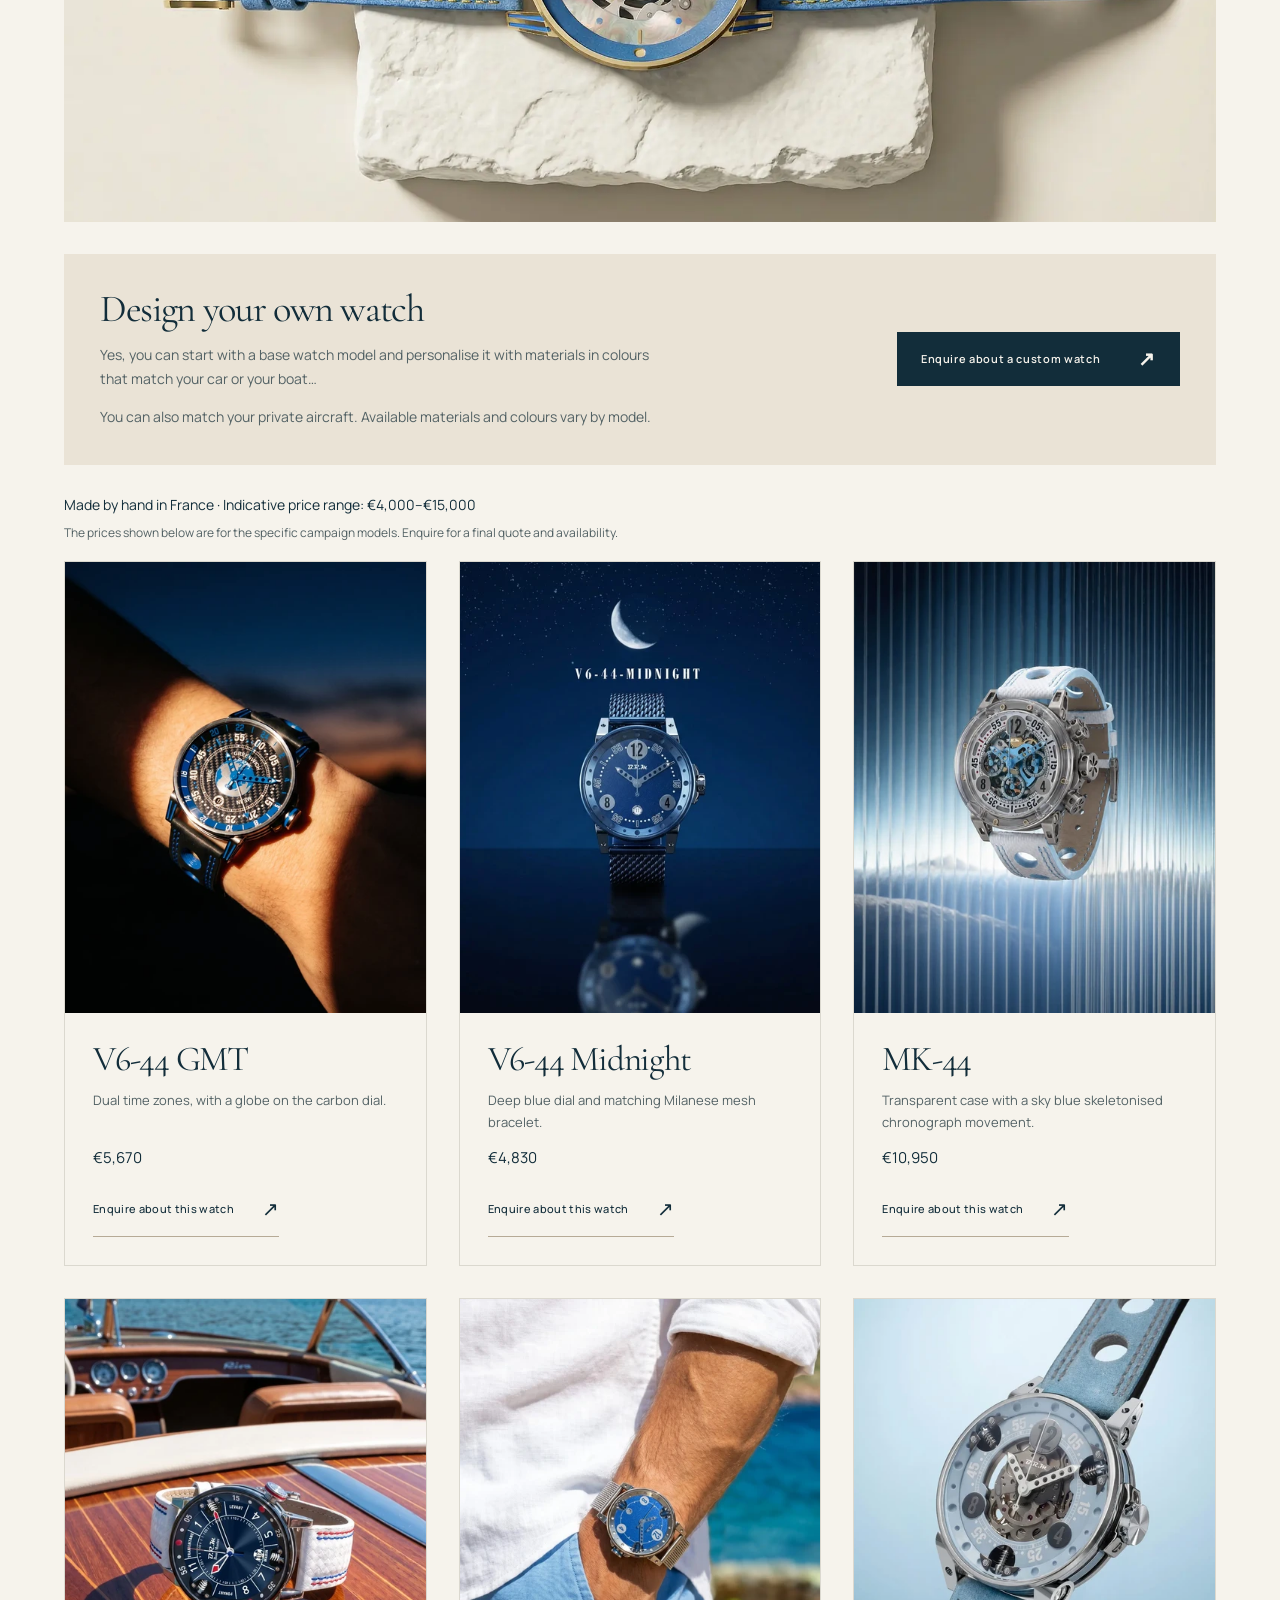
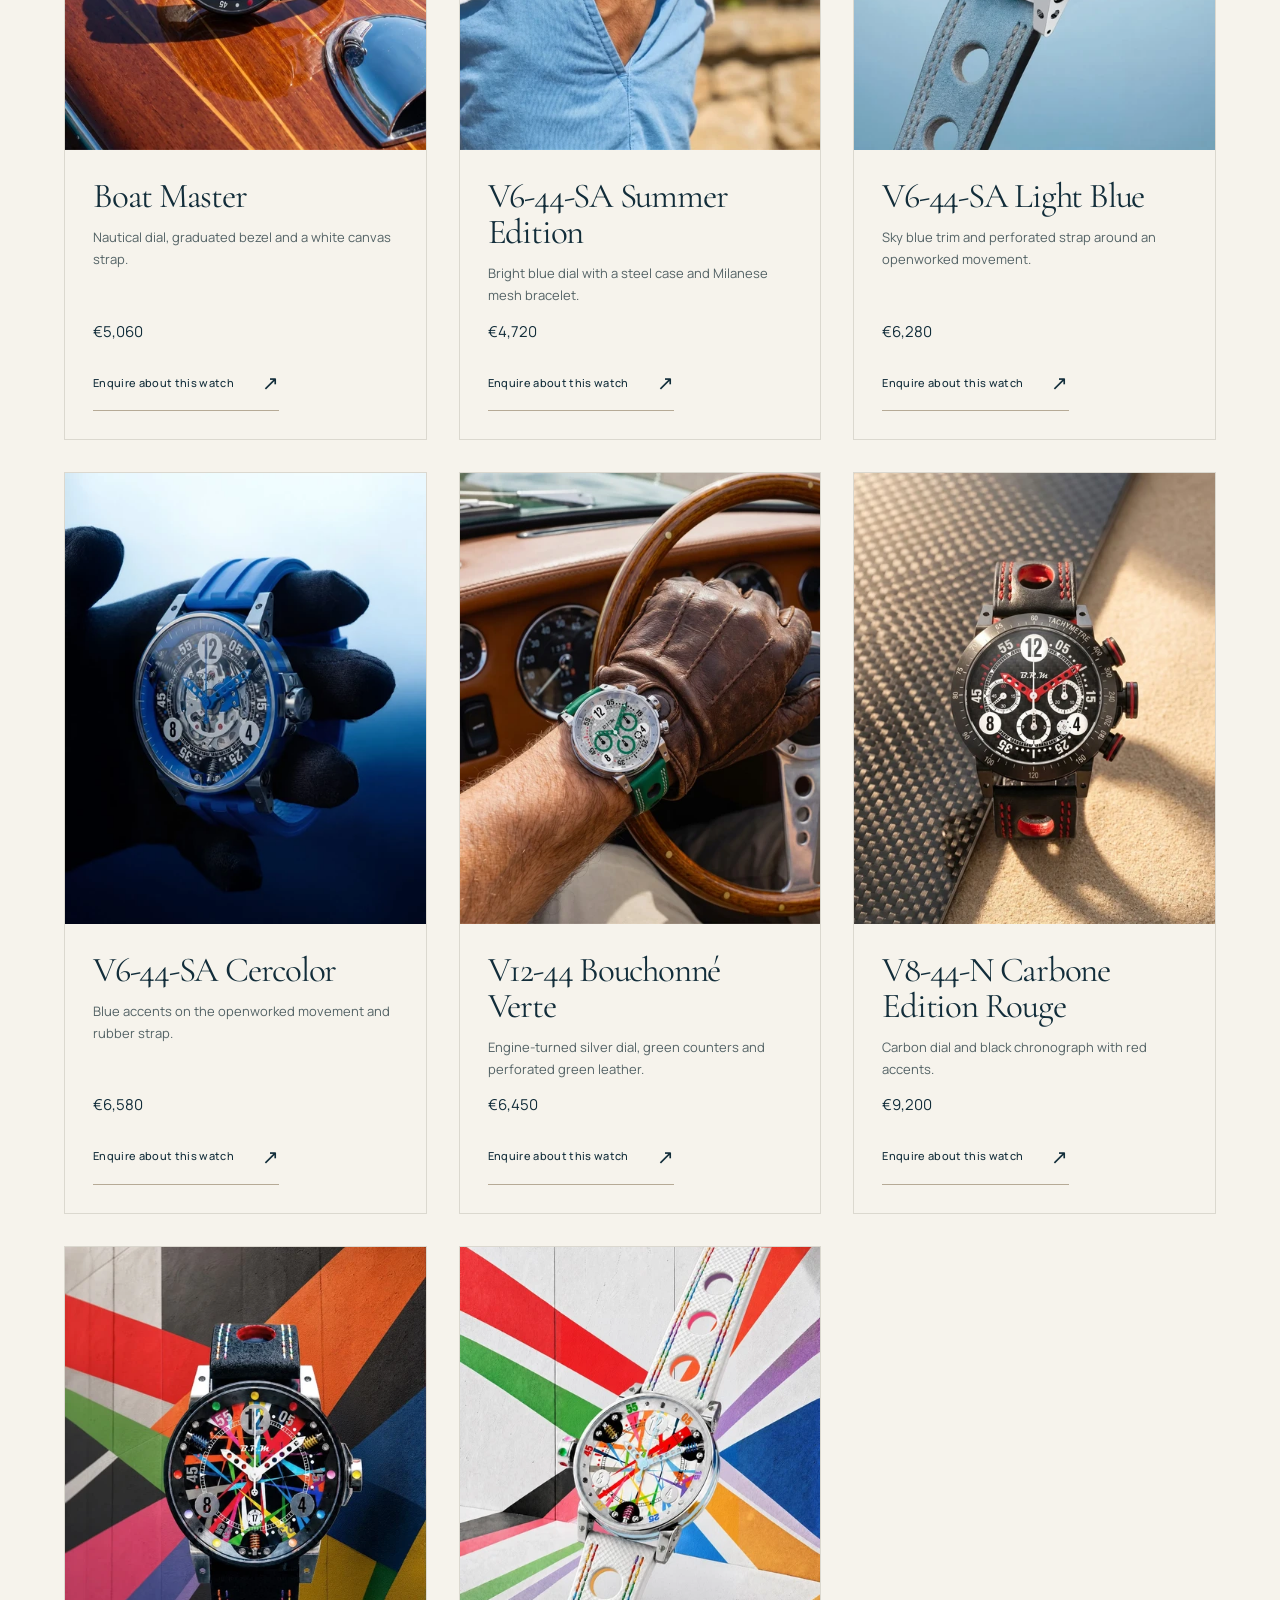
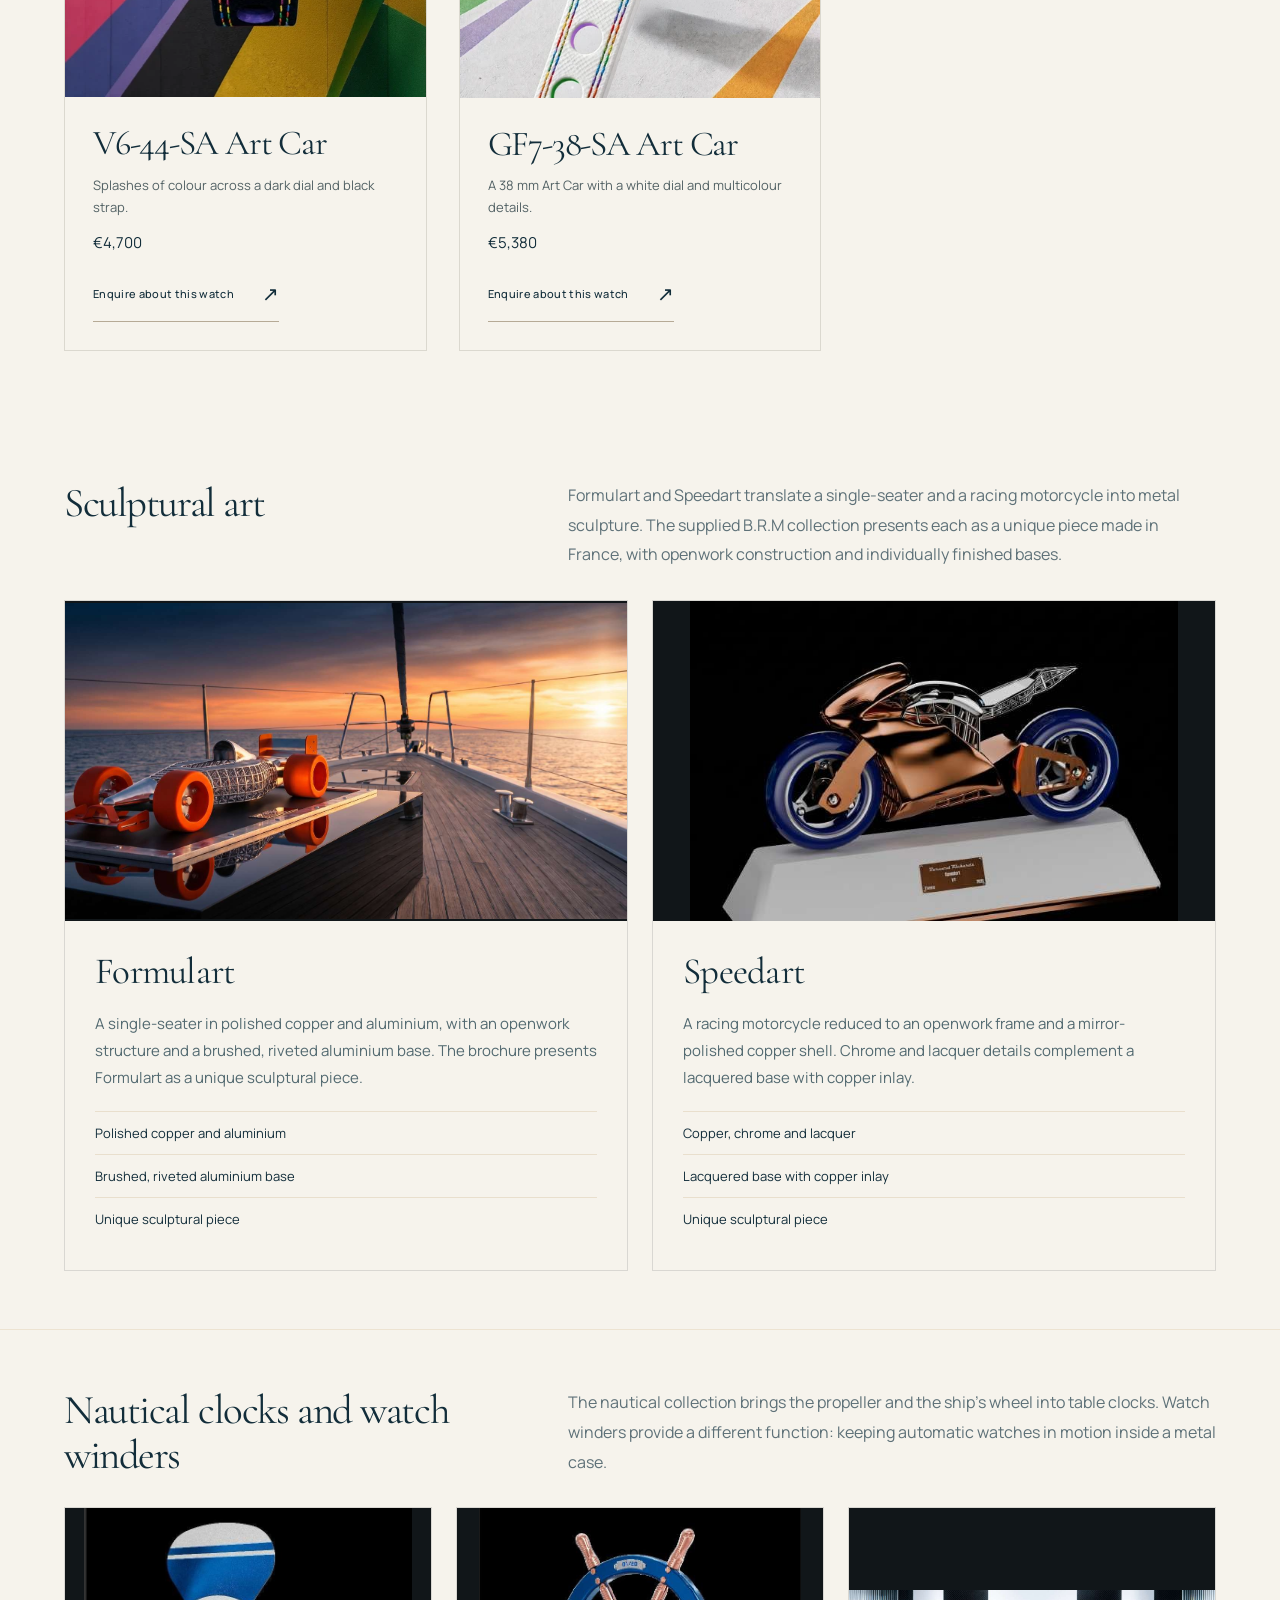
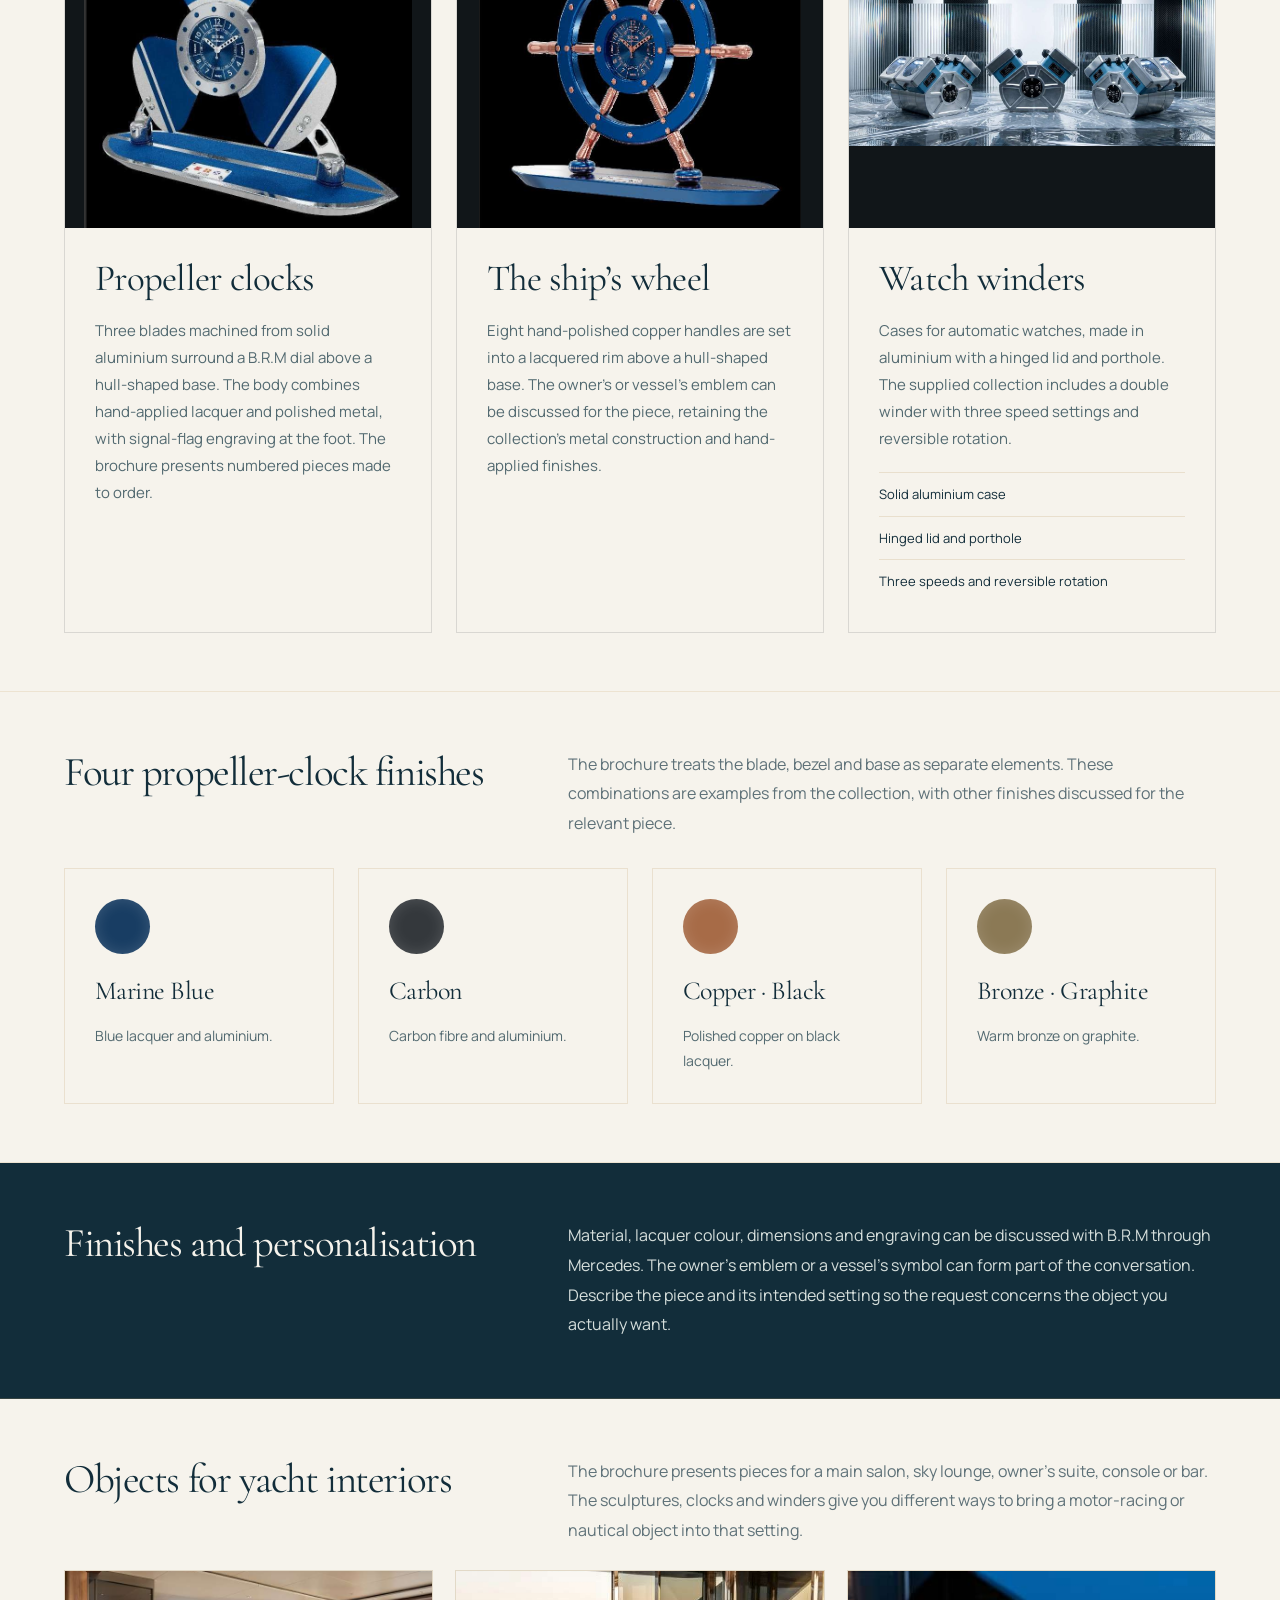
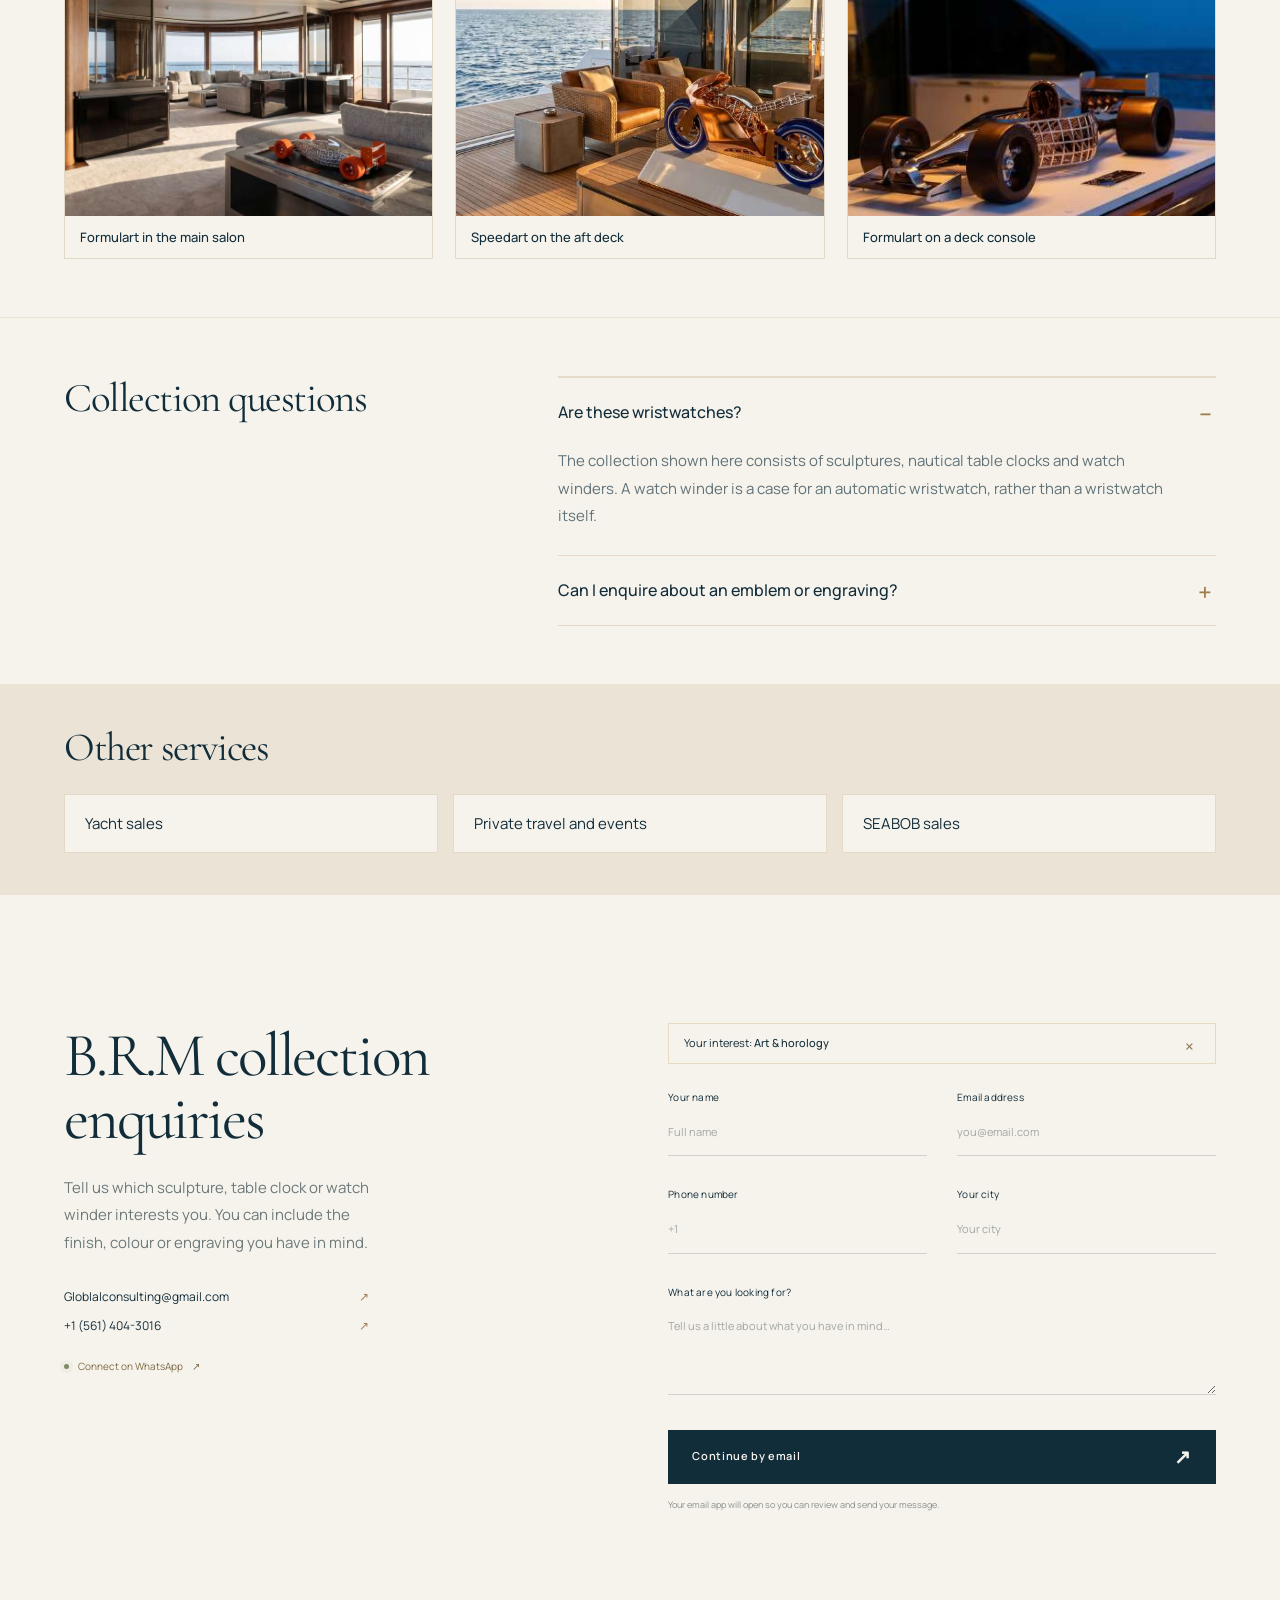
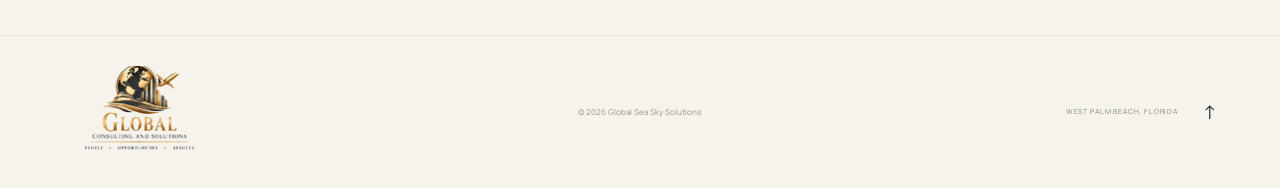
<file: services/art-horology/index.html>
<!doctype html>
<html lang="en">
<head>
  <meta charset="UTF-8">
  <meta name="viewport" content="width=device-width, initial-scale=1">
  <meta name="theme-color" content="#122d3a">
  <meta name="description" content="Explore the B.R.M Chronographes 2026 Campaign and discover the brand’s motor-racing sculptures, nautical clocks and watch winders.">
  <title>Global Sea Sky Solutions — Art and horology</title>
  <link rel="icon" type="image/png" href="/global-symbol-gold.png">
  <link rel="stylesheet" href="/fonts.css">
  <link rel="stylesheet" href="/styles.css?v=20261112-4">
  <script>window.GC_PAGE_TRANSLATIONS={"allServices": "Todos los servicios", "requestCall": "Solicitar una llamada", "pageEnquiry": "Consultar por una pieza B.R.M", "whatsappDirect": "WhatsApp", "backServices": "Ver servicios", "included": "Qué incluye", "programme": "Programa", "eventEnquiry": "Consultar por este evento", "readDetails": "Ver detalles", "serviceDirectoryTitle": "Servicios", "serviceDirectoryLead": "Yates, aviación privada, inversiones, viajes, arte, SEABOB y atletas para eventos. Elegí el área que te interesa y consultá directamente con Mercedes.", "relatedServices": "Otros servicios", "officeTitle": "Oficina", "coverageTitle": "Cobertura", "tripOrigin": "Salida desde Dallas", "eventHost": "Organizado por HOFF Exclusive", "eventAvailability": "Consultá por la disponibilidad y los detalles de participación. El programa está sujeto a confirmación final de lugares y horarios.", "menu_invest": "Conexiones de inversión", "menu_yachts": "Venta de yates", "menu_aviation": "Aviación privada", "menu_realestate": "Inversión inmobiliaria", "menu_experiences": "Viajes privados y eventos", "menu_art": "Arte y relojería", "menu_watertoys": "Venta de SEABOB", "menu_athletes": "Atletas para eventos", "athleteBriefTitle": "Datos del evento", "briefEvent": "Evento", "briefEventBody": "La ocasión y su público", "briefPlace": "Ubicación", "briefPlaceBody": "Ciudad y lugar", "briefDate": "Fechas", "briefDateBody": "Una fecha o un período aproximado", "briefRole": "Participación", "briefRoleBody": "El atleta y el rol que querés conversar", "pageTitle": "Arte y relojería", "pageLead": "Explorá la campaña 2026 de B.R.M Chronographes y descubrí las esculturas de automovilismo, los relojes náuticos y las cajas rotatorias de la marca.", "contactTitle": "Consultas de la colección B.R.M", "contactDescription": "Contanos qué escultura, reloj de mesa o watch winder te interesa. Podés incluir el acabado, el color o el grabado que tenés en mente.", "fact0": "Esculturas de automovilismo", "fact1": "Relojes de mesa náuticos", "fact2": "Watch winders automáticos", "jump0": "Arte escultórico", "jump1": "Relojes náuticos y watch winders", "jump2": "Cuatro acabados de relojes de hélice", "jump3": "Acabados y personalización", "jump4": "Objetos para interiores de yates", "jump5": "Preguntas sobre la colección", "section-1Title": "Arte escultórico", "section-1Text": "Formulart y Speedart llevan un monoplaza y una moto de carreras a la escultura en metal. La colección recibida de B.R.M presenta cada una como pieza única realizada en Francia, con estructuras caladas y bases con acabados propios.", "section-1Card0Title": "Formulart", "section-1Card0Body": "Un monoplaza de cobre pulido y aluminio, con estructura calada y base de aluminio cepillado y remachado. El brochure presenta Formulart como una pieza escultórica única.", "section-1Card0Point0": "Cobre pulido y aluminio", "section-1Card0Point1": "Base de aluminio cepillado y remachado", "section-1Card0Point2": "Pieza escultórica única", "section-1Card1Title": "Speedart", "section-1Card1Body": "Una moto de carreras reducida a una estructura calada y una cubierta de cobre pulido a espejo. Los detalles de cromo y laca acompañan una base lacada con incrustación de cobre.", "section-1Card1Point0": "Cobre, cromo y laca", "section-1Card1Point1": "Base lacada con incrustación de cobre", "section-1Card1Point2": "Pieza escultórica única", "section-2Title": "Relojes náuticos y watch winders", "section-2Text": "La colección náutica transforma la hélice y el timón en relojes de mesa. Los watch winders tienen otra función: mantener en movimiento los relojes automáticos dentro de un estuche de metal.", "section-2Card0Title": "Relojes de hélice", "section-2Card0Body": "Tres palas mecanizadas en aluminio macizo rodean una esfera B.R.M sobre una base con forma de casco. El cuerpo combina laca aplicada a mano y metal pulido, con grabados de banderas de señales al pie. El brochure presenta piezas numeradas por encargo.", "section-2Card1Title": "El timón", "section-2Card1Body": "Ocho empuñaduras de cobre pulido a mano se insertan en un aro lacado sobre una base con forma de casco. Se puede conversar sobre el emblema del propietario o del barco, manteniendo la construcción en metal y los acabados aplicados a mano.", "section-2Card2Title": "Watch winders", "section-2Card2Body": "Estuches para relojes automáticos, realizados en aluminio con tapa articulada y ojo de buey. La colección recibida incluye un winder doble con tres velocidades y rotación reversible.", "section-2Card2Point0": "Estuche de aluminio macizo", "section-2Card2Point1": "Tapa articulada y ojo de buey", "section-2Card2Point2": "Tres velocidades y rotación reversible", "section-3Title": "Cuatro acabados de relojes de hélice", "section-3Text": "El brochure trata las palas, el bisel y la base como elementos separados. Estas combinaciones son ejemplos de la colección; otros acabados se conversan para la pieza correspondiente.", "section-3Card0Title": "Marine Blue", "section-3Card0Body": "Laca azul y aluminio.", "section-3Card1Title": "Carbon", "section-3Card1Body": "Fibra de carbono y aluminio.", "section-3Card2Title": "Copper · Black", "section-3Card2Body": "Cobre pulido sobre laca negra.", "section-3Card3Title": "Bronze · Graphite", "section-3Card3Body": "Bronce cálido sobre grafito.", "section-4Title": "Acabados y personalización", "section-4Text": "Podés conversar sobre materiales, color de laca, dimensiones y grabados de B.R.M a través de Mercedes. El emblema del propietario o un símbolo de la embarcación pueden formar parte de la consulta. Describí la pieza y su lugar previsto para orientar el pedido al objeto que querés.", "section-5Title": "Objetos para interiores de yates", "section-5Text": "El brochure presenta piezas para el salón principal, sky lounge, suite del propietario, consola o bar. Las esculturas, los relojes y los winders ofrecen distintas maneras de incorporar un objeto de automovilismo o inspiración náutica en ese espacio.", "section-6Title": "Preguntas sobre la colección", "section-6Q0": "¿Son relojes de pulsera?", "section-6A0": "La colección mostrada reúne esculturas, relojes náuticos de mesa y watch winders. Un winder es un estuche para un reloj de pulsera automático, no un reloj de pulsera.", "section-6Q1": "¿Puedo consultar por un emblema o grabado?", "section-6A1": "Sí. Indicá la pieza y el grabado, color o emblema que tenés en mente. Las opciones se conversan para ese objeto.", "catalogPhoto0": "Formulart en el salón principal", "catalogPhoto1": "Speedart en la cubierta de popa", "catalogPhoto2": "Formulart sobre una consola de cubierta", "watchNav": "Relojes: campaña 2026", "watchHeading": "Las novedades<br>del año", "watchIntro": "Once relojes fotografiados este año, desde la cubierta de una embarcación hasta el muro pintado de un estacionamiento. Todos salen del mismo taller en Magny-en-Vexin, con una caja redonda mecanizada a partir de un bloque macizo.", "watchCustomTitle": "Diseñá tu reloj", "watchCustom": "Sí, tienes un modelo base de reloj y puedes personalizarlo con los materiales del color que coincida con tu coche, tu barco...", "watchCustomAction": "Consultar por un reloj personalizado", "watchPriceNote": "Los precios que aparecen abajo corresponden a los modelos de la campaña. Consulta por el precio final y la disponibilidad.", "watchEnquire": "Consultar por este reloj", "watchDesc0": "Dos husos horarios y un globo sobre la esfera de carbono.", "watchDesc1": "Esfera azul noche y brazalete de malla milanesa a juego.", "watchDesc2": "Caja transparente con movimiento cronógrafo esqueletado en azul cielo.", "watchDesc3": "Esfera náutica, bisel graduado y correa de lona blanca.", "watchDesc4": "Esfera azul brillante, caja de acero y brazalete de malla milanesa.", "watchDesc5": "Aro y correa perforada en azul cielo, con el movimiento a la vista.", "watchDesc6": "Detalles azules en el movimiento esqueletado y la correa de caucho.", "watchDesc7": "Esfera plateada perlada, contadores verdes y correa de cuero verde perforado.", "watchDesc8": "Cronógrafo negro con esfera de carbono y detalles en rojo.", "watchDesc9": "Salpicaduras de color sobre una esfera oscura y una correa negra.", "watchDesc10": "Un Art Car de 38 mm con esfera blanca y detalles multicolor.", "watchCampaignLabel": "B.R.M Chronographes · Campaña 2026", "watchCatalogueCopy": "Las imágenes pertenecen a la campaña. Los nombres y los precios de los modelos son los del catálogo de B.R.M.", "watchCustomExtra": "También puedes combinarlo con tu avión privado. Los materiales y colores disponibles dependen del modelo.", "watchCampaignFacts": "Hechos a mano en Francia · Rango orientativo: €4.000–€15.000"};</script><script src="/app.js?v=20261112-6" defer></script>
</head>
<body class="inner-page service-art-horology" data-page="detail" data-interest="art" data-title-en="Global Sea Sky Solutions — Art and horology" data-title-es="Global Sea Sky Solutions — Arte y relojería">
<a class="skip-link" href="#main" data-i18n="skip">Skip to content</a>
<header class="header" id="header">
  <a class="wordmark" href="/" aria-label="Global Sea Sky Solutions home">
    <img class="brand-symbol" src="/global-symbol-gold.png" alt="" aria-hidden="true" width="62" height="52" decoding="async">
    <span class="brand-lockup">GLOBAL<small>SEA SKY SOLUTIONS</small><span class="brand-tagline">People · Opportunities · Results</span></span>
  </a>
  <nav class="desktop-nav" aria-label="Main navigation"><details class="services-menu"><summary data-i18n="navExpertise">Services</summary><div class="services-dropdown"><a href="/services/investments/" data-i18n="menu_invest">Investment connections</a><a href="/services/yachts/" data-i18n="menu_yachts">Yacht sales</a><a href="/services/private-aviation/" data-i18n="menu_aviation">Private aviation</a><a href="/services/real-estate/" data-i18n="menu_realestate">Real estate investment</a><a href="/services/private-travel/" data-i18n="menu_experiences">Private travel and events</a><a href="/services/art-horology/" data-i18n="menu_art">Art and horology</a><a href="/services/seabob/" data-i18n="menu_watertoys">SEABOB sales</a><a href="/services/athletes/" data-i18n="menu_athletes">Athletes for events</a><a class="all-services" href="/services/" data-i18n="allServices">All services</a></div></details><a href="/services/private-travel/" data-i18n="navExperiences">Experiences</a><a href="/events/" data-i18n="navEvents">Events</a></nav>
  <div class="header-actions">
    <div class="language" aria-label="Language"><button class="active" data-lang="en" aria-pressed="true">EN</button><span>/</span><button data-lang="es" aria-pressed="false">ES</button></div>
    <a class="header-contact" href="/contact/"><span data-i18n="navContact">Contact</span><span aria-hidden="true">↗</span></a>
    <button class="menu-toggle" id="menu-toggle" aria-expanded="false" aria-controls="mobile-nav" aria-label="Open menu"><span></span><span></span></button>
  </div>
</header>
<nav class="mobile-nav" id="mobile-nav" aria-label="Mobile navigation" hidden><a href="/services/" data-i18n="navExpertise">Services</a><a href="/events/" data-i18n="navEvents">Events</a><a href="/contact/" data-i18n="navContact">Contact</a></nav>
<main id="main"><section class="detail-hero" id="home"><div class="detail-hero-copy"><a class="back-link" href="/services/" data-i18n="backServices">View services</a><h1 data-i18n="pageTitle">Art and horology</h1><p data-i18n="pageLead">Explore the B.R.M Chronographes 2026 Campaign and discover the brand’s motor-racing sculptures, nautical clocks and watch winders.</p><button class="button button-gold" data-intent="art"><span data-i18n="pageEnquiry">Enquire about a B.R.M piece</span><span aria-hidden="true">↗</span></button></div><div class="detail-hero-media"><img class="brm-hero-photo" src="/brm-2026-light-blue.webp" width="480" height="596" alt="B.R.M V6-44-SA Light Blue wristwatch" data-alt-en="B.R.M V6-44-SA Light Blue wristwatch" data-alt-es="Reloj de pulsera B.R.M V6-44-SA Light Blue" loading="eager" fetchpriority="high"></div></section><ul class="service-facts section-wrap"><li data-i18n="fact0">Motor-racing sculptures</li><li data-i18n="fact1">Nautical table clocks</li><li data-i18n="fact2">Automatic watch winders</li></ul><nav class="page-sections section-wrap" aria-label="Page sections"><a href="#campaign-2026" data-i18n="watchNav">2026 Campaign watches</a><a href="#section-1" data-i18n="jump0">Sculptural art</a><a href="#section-2" data-i18n="jump1">Nautical clocks and watch winders</a><a href="#section-3" data-i18n="jump2">Four propeller-clock finishes</a><a href="#section-4" data-i18n="jump3">Finishes and personalisation</a><a href="#section-5" data-i18n="jump4">Objects for yacht interiors</a><a href="#section-6" data-i18n="jump5">Collection questions</a></nav>
<section class="watch-campaign section-wrap" id="campaign-2026" aria-labelledby="watch-campaign-title">
  <div class="watch-campaign-opening">
    <div class="watch-campaign-heading">
      <p class="watch-campaign-label" data-i18n="watchCampaignLabel">B.R.M Chronographes · 2026 Campaign</p>
      <h2 id="watch-campaign-title" data-i18n="watchHeading">New releases<br>of the year</h2>
      <p data-i18n="watchIntro">The campaign takes eleven watches from the deck of a boat to a painted car park wall. All are made in Magny-en-Vexin, with round cases machined from solid blocks.</p>
      <p data-i18n="watchCatalogueCopy">The photographs are from the campaign. Model names and prices are from the B.R.M catalogue.</p>
    </div>
    <img class="watch-campaign-cover" src="/brm-2026-campaign-cover.webp" width="1900" height="1069" alt="B.R.M chronograph with a blue strap on light stone" data-alt-en="B.R.M chronograph with a blue strap on light stone" data-alt-es="Cronógrafo B.R.M con correa azul sobre piedra clara" loading="lazy" decoding="async">
  </div>
  <div class="watch-custom">
    <div><h3 data-i18n="watchCustomTitle">Design your own watch</h3>
    <p data-i18n="watchCustom">Yes, you can start with a base watch model and personalise it with materials in colours that match your car or your boat…</p>
    <p data-i18n="watchCustomExtra">You can also match your private aircraft. Available materials and colours vary by model.</p></div>
    <button type="button" class="button button-dark" data-intent="art" data-enquiry-model="Custom B.R.M watch" data-enquiry-model-es="Reloj B.R.M personalizado"><span data-i18n="watchCustomAction">Enquire about a custom watch</span><span aria-hidden="true">↗</span></button>
  </div>
  <p class="watch-campaign-facts" data-i18n="watchCampaignFacts">Made by hand in France · Indicative price range: €4,000–€15,000</p>
  <p class="watch-pricing-note" data-i18n="watchPriceNote">The prices shown below are for the specific campaign models. Enquire for a final quote and availability.</p>
  <div class="watch-grid">
  <article class="watch-card">
    <img class="watch-photo" src="/brm-2026-gmt.webp" alt="V6-44 GMT" width="480" height="600" loading="lazy" decoding="async">
    <div class="watch-card-copy">
      <h3>V6-44 GMT</h3>
      <p data-i18n="watchDesc0">Dual time zones, with a globe on the carbon dial.</p>
      <p class="watch-price">€5,670</p>
      <button type="button" class="text-link watch-enquiry" data-intent="art" data-enquiry-model="V6-44 GMT"><span data-i18n="watchEnquire">Enquire about this watch</span><span aria-hidden="true">↗</span></button>
    </div>
  </article>
<article class="watch-card">
    <img class="watch-photo" src="/brm-2026-midnight.webp" alt="V6-44 Midnight" width="480" height="600" loading="lazy" decoding="async">
    <div class="watch-card-copy">
      <h3>V6-44 Midnight</h3>
      <p data-i18n="watchDesc1">Deep blue dial and matching Milanese mesh bracelet.</p>
      <p class="watch-price">€4,830</p>
      <button type="button" class="text-link watch-enquiry" data-intent="art" data-enquiry-model="V6-44 Midnight"><span data-i18n="watchEnquire">Enquire about this watch</span><span aria-hidden="true">↗</span></button>
    </div>
  </article>
<article class="watch-card">
    <img class="watch-photo" src="/brm-2026-mk-44.webp" alt="MK-44" width="480" height="602" loading="lazy" decoding="async">
    <div class="watch-card-copy">
      <h3>MK-44</h3>
      <p data-i18n="watchDesc2">Transparent case with a sky blue skeletonised chronograph movement.</p>
      <p class="watch-price">€10,950</p>
      <button type="button" class="text-link watch-enquiry" data-intent="art" data-enquiry-model="MK-44"><span data-i18n="watchEnquire">Enquire about this watch</span><span aria-hidden="true">↗</span></button>
    </div>
  </article>
<article class="watch-card">
    <img class="watch-photo" src="/brm-2026-boat-master.webp" alt="Boat Master" width="480" height="600" loading="lazy" decoding="async">
    <div class="watch-card-copy">
      <h3>Boat Master</h3>
      <p data-i18n="watchDesc3">Nautical dial, graduated bezel and a white canvas strap.</p>
      <p class="watch-price">€5,060</p>
      <button type="button" class="text-link watch-enquiry" data-intent="art" data-enquiry-model="Boat Master"><span data-i18n="watchEnquire">Enquire about this watch</span><span aria-hidden="true">↗</span></button>
    </div>
  </article>
<article class="watch-card">
    <img class="watch-photo" src="/brm-2026-summer.webp" alt="V6-44-SA Summer Edition" width="480" height="600" loading="lazy" decoding="async">
    <div class="watch-card-copy">
      <h3>V6-44-SA Summer Edition</h3>
      <p data-i18n="watchDesc4">Bright blue dial with a steel case and Milanese mesh bracelet.</p>
      <p class="watch-price">€4,720</p>
      <button type="button" class="text-link watch-enquiry" data-intent="art" data-enquiry-model="V6-44-SA Summer Edition"><span data-i18n="watchEnquire">Enquire about this watch</span><span aria-hidden="true">↗</span></button>
    </div>
  </article>
<article class="watch-card">
    <img class="watch-photo" src="/brm-2026-light-blue.webp" alt="V6-44-SA Light Blue" width="480" height="596" loading="lazy" decoding="async">
    <div class="watch-card-copy">
      <h3>V6-44-SA Light Blue</h3>
      <p data-i18n="watchDesc5">Sky blue trim and perforated strap around an openworked movement.</p>
      <p class="watch-price">€6,280</p>
      <button type="button" class="text-link watch-enquiry" data-intent="art" data-enquiry-model="V6-44-SA Light Blue"><span data-i18n="watchEnquire">Enquire about this watch</span><span aria-hidden="true">↗</span></button>
    </div>
  </article>
<article class="watch-card">
    <img class="watch-photo" src="/brm-2026-cercolor.webp" alt="V6-44-SA Cercolor" width="480" height="600" loading="lazy" decoding="async">
    <div class="watch-card-copy">
      <h3>V6-44-SA Cercolor</h3>
      <p data-i18n="watchDesc6">Blue accents on the openworked movement and rubber strap.</p>
      <p class="watch-price">€6,580</p>
      <button type="button" class="text-link watch-enquiry" data-intent="art" data-enquiry-model="V6-44-SA Cercolor"><span data-i18n="watchEnquire">Enquire about this watch</span><span aria-hidden="true">↗</span></button>
    </div>
  </article>
<article class="watch-card">
    <img class="watch-photo" src="/brm-2026-v12-verte.webp" alt="V12-44 Bouchonné Verte" width="480" height="600" loading="lazy" decoding="async">
    <div class="watch-card-copy">
      <h3>V12-44 Bouchonné Verte</h3>
      <p data-i18n="watchDesc7">Engine-turned silver dial, green counters and perforated green leather.</p>
      <p class="watch-price">€6,450</p>
      <button type="button" class="text-link watch-enquiry" data-intent="art" data-enquiry-model="V12-44 Bouchonné Verte"><span data-i18n="watchEnquire">Enquire about this watch</span><span aria-hidden="true">↗</span></button>
    </div>
  </article>
<article class="watch-card">
    <img class="watch-photo" src="/brm-2026-v8-rouge.webp" alt="V8-44-N Carbone Edition Rouge" width="480" height="596" loading="lazy" decoding="async">
    <div class="watch-card-copy">
      <h3>V8-44-N Carbone Edition Rouge</h3>
      <p data-i18n="watchDesc8">Carbon dial and black chronograph with red accents.</p>
      <p class="watch-price">€9,200</p>
      <button type="button" class="text-link watch-enquiry" data-intent="art" data-enquiry-model="V8-44-N Carbone Edition Rouge"><span data-i18n="watchEnquire">Enquire about this watch</span><span aria-hidden="true">↗</span></button>
    </div>
  </article>
<article class="watch-card">
    <img class="watch-photo" src="/brm-2026-v6-art-car.webp" alt="V6-44-SA Art Car" width="480" height="600" loading="lazy" decoding="async">
    <div class="watch-card-copy">
      <h3>V6-44-SA Art Car</h3>
      <p data-i18n="watchDesc9">Splashes of colour across a dark dial and black strap.</p>
      <p class="watch-price">€4,700</p>
      <button type="button" class="text-link watch-enquiry" data-intent="art" data-enquiry-model="V6-44-SA Art Car"><span data-i18n="watchEnquire">Enquire about this watch</span><span aria-hidden="true">↗</span></button>
    </div>
  </article>
<article class="watch-card">
    <img class="watch-photo" src="/brm-2026-gf7-art-car.webp" alt="GF7-38-SA Art Car" width="480" height="603" loading="lazy" decoding="async">
    <div class="watch-card-copy">
      <h3>GF7-38-SA Art Car</h3>
      <p data-i18n="watchDesc10">A 38 mm Art Car with a white dial and multicolour details.</p>
      <p class="watch-price">€5,380</p>
      <button type="button" class="text-link watch-enquiry" data-intent="art" data-enquiry-model="GF7-38-SA Art Car"><span data-i18n="watchEnquire">Enquire about this watch</span><span aria-hidden="true">↗</span></button>
    </div>
  </article>
  </div>
</section>
<section class="content-section section-wrap content-layout-collection" id="section-1"><div class="section-introduction"><h2 data-i18n="section-1Title">Sculptural art</h2><div class="section-description"><p class="section-body" data-i18n="section-1Text">Formulart and Speedart translate a single-seater and a racing motorcycle into metal sculpture. The supplied B.R.M collection presents each as a unique piece made in France, with openwork construction and individually finished bases.</p></div></div><div class="detail-grid"><article class="detail-block"><div class="detail-block-image"><img src="/art-formulart.jpeg" alt="Formulart" data-alt-en="Formulart" data-alt-es="Formulart" loading="lazy"></div><div class="detail-block-copy"><h3 data-i18n="section-1Card0Title">Formulart</h3><p data-i18n="section-1Card0Body">A single-seater in polished copper and aluminium, with an openwork structure and a brushed, riveted aluminium base. The brochure presents Formulart as a unique sculptural piece.</p><ul class="card-points"><li data-i18n="section-1Card0Point0">Polished copper and aluminium</li><li data-i18n="section-1Card0Point1">Brushed, riveted aluminium base</li><li data-i18n="section-1Card0Point2">Unique sculptural piece</li></ul></div></article><article class="detail-block"><div class="detail-block-image"><img src="/art-sculpture.jpg" alt="Speedart" data-alt-en="Speedart" data-alt-es="Speedart" loading="lazy"></div><div class="detail-block-copy"><h3 data-i18n="section-1Card1Title">Speedart</h3><p data-i18n="section-1Card1Body">A racing motorcycle reduced to an openwork frame and a mirror-polished copper shell. Chrome and lacquer details complement a lacquered base with copper inlay.</p><ul class="card-points"><li data-i18n="section-1Card1Point0">Copper, chrome and lacquer</li><li data-i18n="section-1Card1Point1">Lacquered base with copper inlay</li><li data-i18n="section-1Card1Point2">Unique sculptural piece</li></ul></div></article></div></section><section class="content-section section-wrap content-layout-collection" id="section-2"><div class="section-introduction"><h2 data-i18n="section-2Title">Nautical clocks and watch winders</h2><div class="section-description"><p class="section-body" data-i18n="section-2Text">The nautical collection brings the propeller and the ship’s wheel into table clocks. Watch winders provide a different function: keeping automatic watches in motion inside a metal case.</p></div></div><div class="detail-grid"><article class="detail-block"><div class="detail-block-image"><img src="/art-clock.jpg" alt="Propeller clocks" data-alt-en="Propeller clocks" data-alt-es="Relojes de hélice" loading="lazy"></div><div class="detail-block-copy"><h3 data-i18n="section-2Card0Title">Propeller clocks</h3><p data-i18n="section-2Card0Body">Three blades machined from solid aluminium surround a B.R.M dial above a hull-shaped base. The body combines hand-applied lacquer and polished metal, with signal-flag engraving at the foot. The brochure presents numbered pieces made to order.</p></div></article><article class="detail-block"><div class="detail-block-image"><img src="/art-wheel.jpeg" alt="The ship’s wheel" data-alt-en="The ship’s wheel" data-alt-es="El timón" loading="lazy"></div><div class="detail-block-copy"><h3 data-i18n="section-2Card1Title">The ship’s wheel</h3><p data-i18n="section-2Card1Body">Eight hand-polished copper handles are set into a lacquered rim above a hull-shaped base. The owner’s or vessel’s emblem can be discussed for the piece, retaining the collection’s metal construction and hand-applied finishes.</p></div></article><article class="detail-block"><div class="detail-block-image"><img src="/art-winder.jpg" alt="Watch winders" data-alt-en="Watch winders" data-alt-es="Watch winders" loading="lazy"></div><div class="detail-block-copy"><h3 data-i18n="section-2Card2Title">Watch winders</h3><p data-i18n="section-2Card2Body">Cases for automatic watches, made in aluminium with a hinged lid and porthole. The supplied collection includes a double winder with three speed settings and reversible rotation.</p><ul class="card-points"><li data-i18n="section-2Card2Point0">Solid aluminium case</li><li data-i18n="section-2Card2Point1">Hinged lid and porthole</li><li data-i18n="section-2Card2Point2">Three speeds and reversible rotation</li></ul></div></article></div></section><section class="content-section section-wrap content-layout-finishes" id="section-3"><div class="section-introduction"><h2 data-i18n="section-3Title">Four propeller-clock finishes</h2><div class="section-description"><p class="section-body" data-i18n="section-3Text">The brochure treats the blade, bezel and base as separate elements. These combinations are examples from the collection, with other finishes discussed for the relevant piece.</p></div></div><div class="detail-grid"><article class="detail-block"><div class="detail-block-copy"><span class="finish-swatch" style="--finish:#183d63" aria-hidden="true"></span><h3 data-i18n="section-3Card0Title">Marine Blue</h3><p data-i18n="section-3Card0Body">Blue lacquer and aluminium.</p></div></article><article class="detail-block"><div class="detail-block-copy"><span class="finish-swatch" style="--finish:#34383c" aria-hidden="true"></span><h3 data-i18n="section-3Card1Title">Carbon</h3><p data-i18n="section-3Card1Body">Carbon fibre and aluminium.</p></div></article><article class="detail-block"><div class="detail-block-copy"><span class="finish-swatch" style="--finish:#a76b47" aria-hidden="true"></span><h3 data-i18n="section-3Card2Title">Copper · Black</h3><p data-i18n="section-3Card2Body">Polished copper on black lacquer.</p></div></article><article class="detail-block"><div class="detail-block-copy"><span class="finish-swatch" style="--finish:#8b7955" aria-hidden="true"></span><h3 data-i18n="section-3Card3Title">Bronze · Graphite</h3><p data-i18n="section-3Card3Body">Warm bronze on graphite.</p></div></article></div></section><section class="content-section section-wrap content-layout-band" id="section-4"><div class="section-introduction"><h2 data-i18n="section-4Title">Finishes and personalisation</h2><div class="section-description"><p class="section-body" data-i18n="section-4Text">Material, lacquer colour, dimensions and engraving can be discussed with B.R.M through Mercedes. The owner’s emblem or a vessel’s symbol can form part of the conversation. Describe the piece and its intended setting so the request concerns the object you actually want.</p></div></div></section><section class="content-section section-wrap content-layout-compact" id="section-5"><div class="section-introduction"><h2 data-i18n="section-5Title">Objects for yacht interiors</h2><div class="section-description"><p class="section-body" data-i18n="section-5Text">The brochure presents pieces for a main salon, sky lounge, owner’s suite, console or bar. The sculptures, clocks and winders give you different ways to bring a motor-racing or nautical object into that setting.</p></div></div><div class="catalog-gallery"><figure><img src="/brm-formulart-main-salon.jpg" alt="Formulart in the main salon" data-alt-en="Formulart in the main salon" data-alt-es="Formulart en el salón principal" loading="lazy"><figcaption data-i18n="catalogPhoto0">Formulart in the main salon</figcaption></figure><figure><img src="/brm-speedart-aft-deck.jpg" alt="Speedart on the aft deck" data-alt-en="Speedart on the aft deck" data-alt-es="Speedart en la cubierta de popa" loading="lazy"><figcaption data-i18n="catalogPhoto1">Speedart on the aft deck</figcaption></figure><figure><img src="/brm-formulart-deck-console.jpg" alt="Formulart on a deck console" data-alt-en="Formulart on a deck console" data-alt-es="Formulart sobre una consola de cubierta" loading="lazy"><figcaption data-i18n="catalogPhoto2">Formulart on a deck console</figcaption></figure></div></section><section class="content-section section-wrap content-layout-faq" id="section-6"><div class="section-introduction"><h2 data-i18n="section-6Title">Collection questions</h2><div class="section-description"></div></div><div class="faq-list"><details class="faq-item" open><summary data-i18n="section-6Q0">Are these wristwatches?</summary><p data-i18n="section-6A0">The collection shown here consists of sculptures, nautical table clocks and watch winders. A watch winder is a case for an automatic wristwatch, rather than a wristwatch itself.</p></details><details class="faq-item"><summary data-i18n="section-6Q1">Can I enquire about an emblem or engraving?</summary><p data-i18n="section-6A1">Yes. Mention the relevant piece and the engraving, colour or emblem you have in mind. The available choices are discussed for that object.</p></details></div></section><section class="related-section section-wrap"><h2 data-i18n="relatedServices">Other services</h2><div class="related-links"><a href="/services/yachts/" data-i18n="menu_yachts">Yacht sales</a><a href="/services/private-travel/" data-i18n="menu_experiences">Private travel and events</a><a href="/services/seabob/" data-i18n="menu_watertoys">SEABOB sales</a></div></section>  <section class="contact section-wrap" id="contact" aria-labelledby="contact-title">
    <div class="contact-copy reveal"><h2 id="contact-title" data-i18n="contactTitle">B.R.M collection enquiries</h2><p data-i18n="contactDescription">Tell us which sculpture, table clock or watch winder interests you. You can include the finish, colour or engraving you have in mind.</p><a class="contact-detail" href="mailto:Globlalconsulting@gmail.com">Globlalconsulting@gmail.com<span aria-hidden="true">↗</span></a><a class="contact-detail" href="tel:+15614043016">+1 (561) 404-3016<span aria-hidden="true">↗</span></a><a class="whatsapp-link" href="https://wa.me/15614043016" target="_blank" rel="noopener"><span class="status-dot"></span><span data-i18n="whatsapp">Connect on WhatsApp</span><span aria-hidden="true">↗</span></a></div>
    <form class="contact-form reveal" id="contact-form"><p class="interest-line" id="interest-line" hidden><span data-i18n="interestLabel">Your interest:</span> <strong id="interest-name"></strong><button type="button" id="clear-interest" aria-label="Clear selected interest">×</button></p><input type="hidden" name="interest" id="interest"><div class="form-row"><label><span data-i18n="nameLabel">Your name</span><input id="name" name="name" autocomplete="name" required placeholder="Full name" data-placeholder="namePlaceholder"></label><label><span data-i18n="emailLabel">Email address</span><input name="email" type="email" autocomplete="email" required placeholder="you@email.com"></label></div><div class="form-row"><label><span data-i18n="phoneLabel">Phone number</span><input name="phone" type="tel" autocomplete="tel" required placeholder="+1"></label><label><span data-i18n="cityLabel">Your city</span><input name="city" autocomplete="address-level2" required placeholder="City, country" data-placeholder="cityPlaceholder"></label></div><label><span data-i18n="messageLabel">What are you looking for?</span><textarea id="message" name="message" rows="3" required placeholder="Tell us a little about what you have in mind…" data-placeholder="messagePlaceholder"></textarea></label><button class="button button-dark form-submit" type="submit"><span data-i18n="submit">Continue by email</span><span aria-hidden="true">↗</span></button><p class="form-note" data-i18n="formNote">Your email app will open so you can review and send your message.</p><p class="form-status" id="form-status" role="status"></p></form>
  </section>
</main>
<footer class="footer"><a class="footer-brand" href="/contact/" aria-label="Global Consulting and Solutions"><img class="full-brand-logo" src="/global-consulting-logo.jpg" alt="Global Consulting and Solutions — People, Opportunities, Results" width="1206" height="742" loading="lazy" decoding="async"></a><p>© 2026 Global Sea Sky Solutions</p><div><span data-i18n="footerLocation">WEST PALM BEACH, FLORIDA</span><a href="#home" aria-label="Back to top">↑</a></div></footer>
<dialog class="service-dialog" id="service-dialog" aria-labelledby="dialog-title"><button class="dialog-close" id="dialog-close" aria-label="Close details">×</button><div class="dialog-photo" id="dialog-photo"></div><div class="dialog-content"><h2 id="dialog-title"></h2><p id="dialog-description"></p><ul id="dialog-points"></ul><button class="button button-dark" id="dialog-contact"><span data-i18n="dialogAction">Discuss your interest</span><span aria-hidden="true">↗</span></button></div></dialog>
<a class="floating-contact" href="https://wa.me/15614043016" target="_blank" rel="noopener" aria-label="WhatsApp Mercedes Pilla"><svg viewBox="0 0 24 24" aria-hidden="true"><path d="M5 19l-2 2 1-5a9 9 0 1 1 3 3Z"/><path d="M8 7c0 5 4 9 9 9l1-2-3-2-1 1c-2-1-3-2-3-3l1-1-2-3Z"/></svg><span>WhatsApp</span></a></body>
</html>
</file>
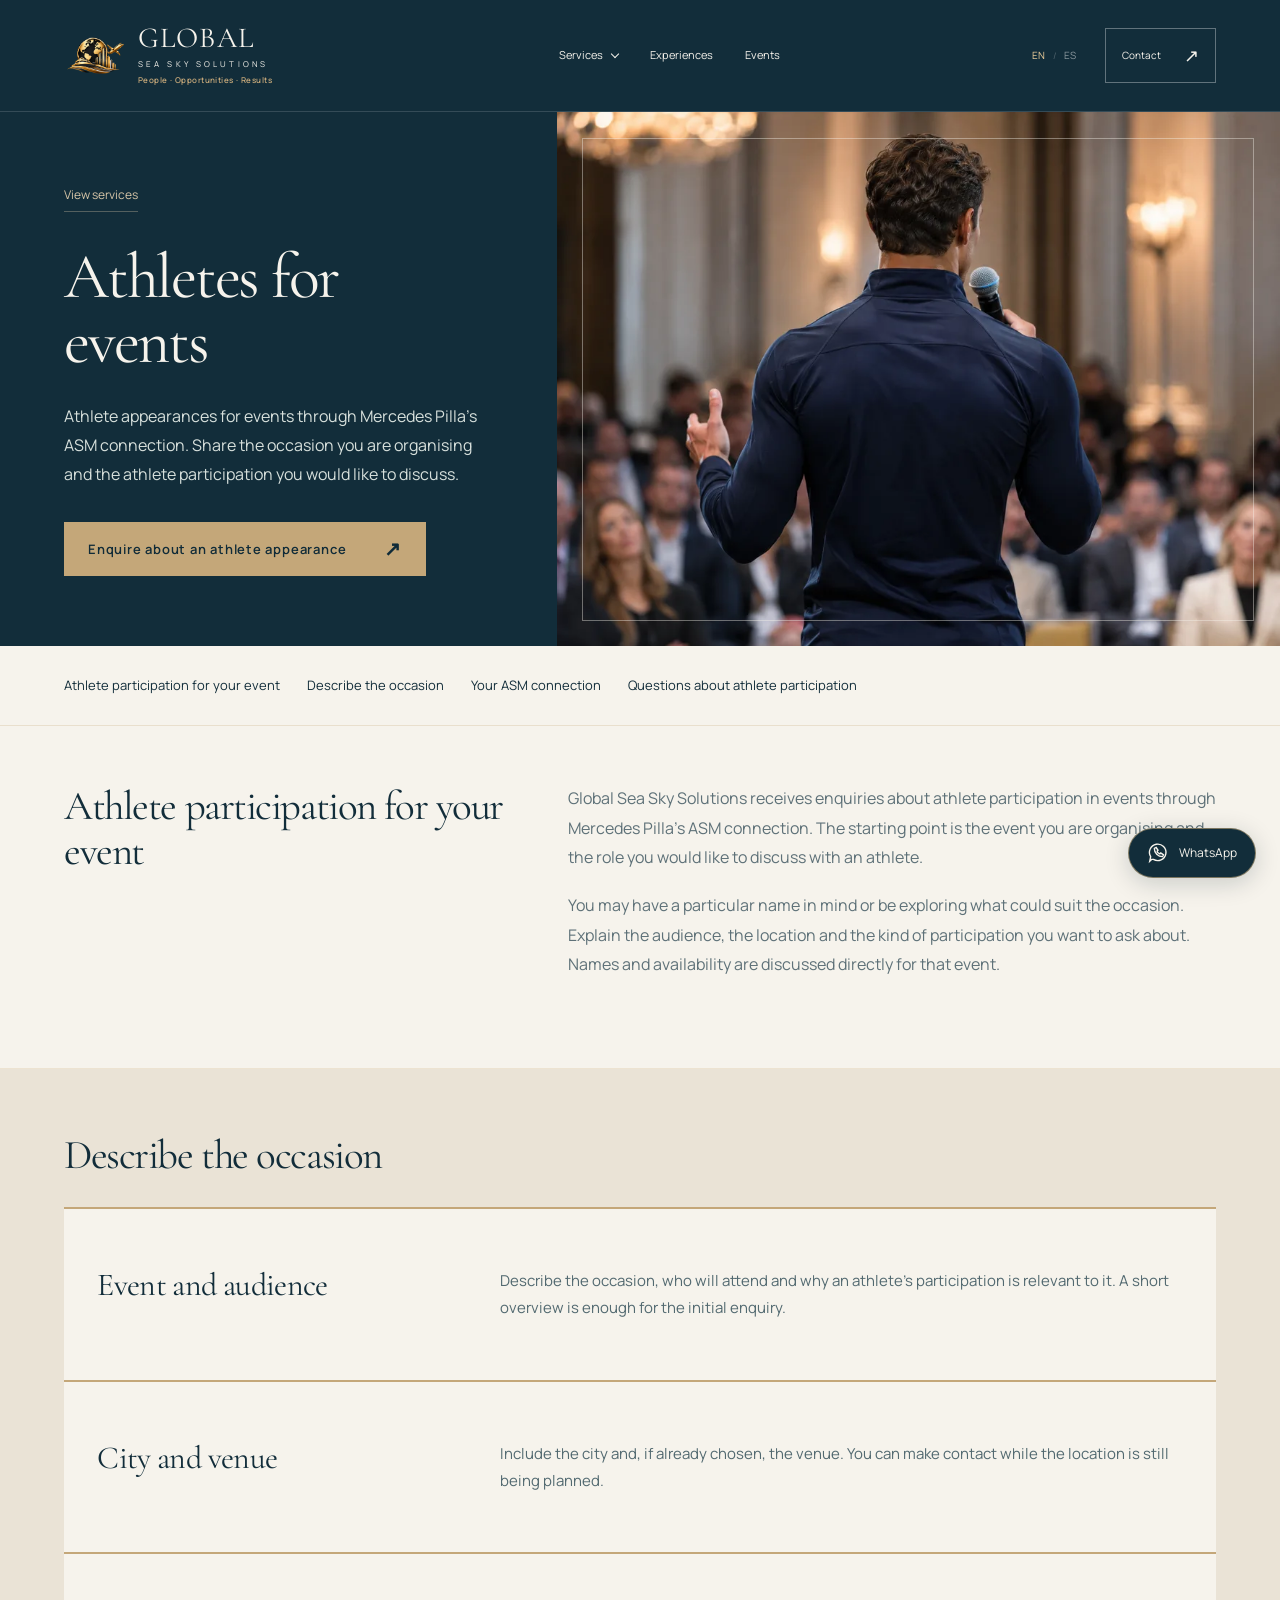
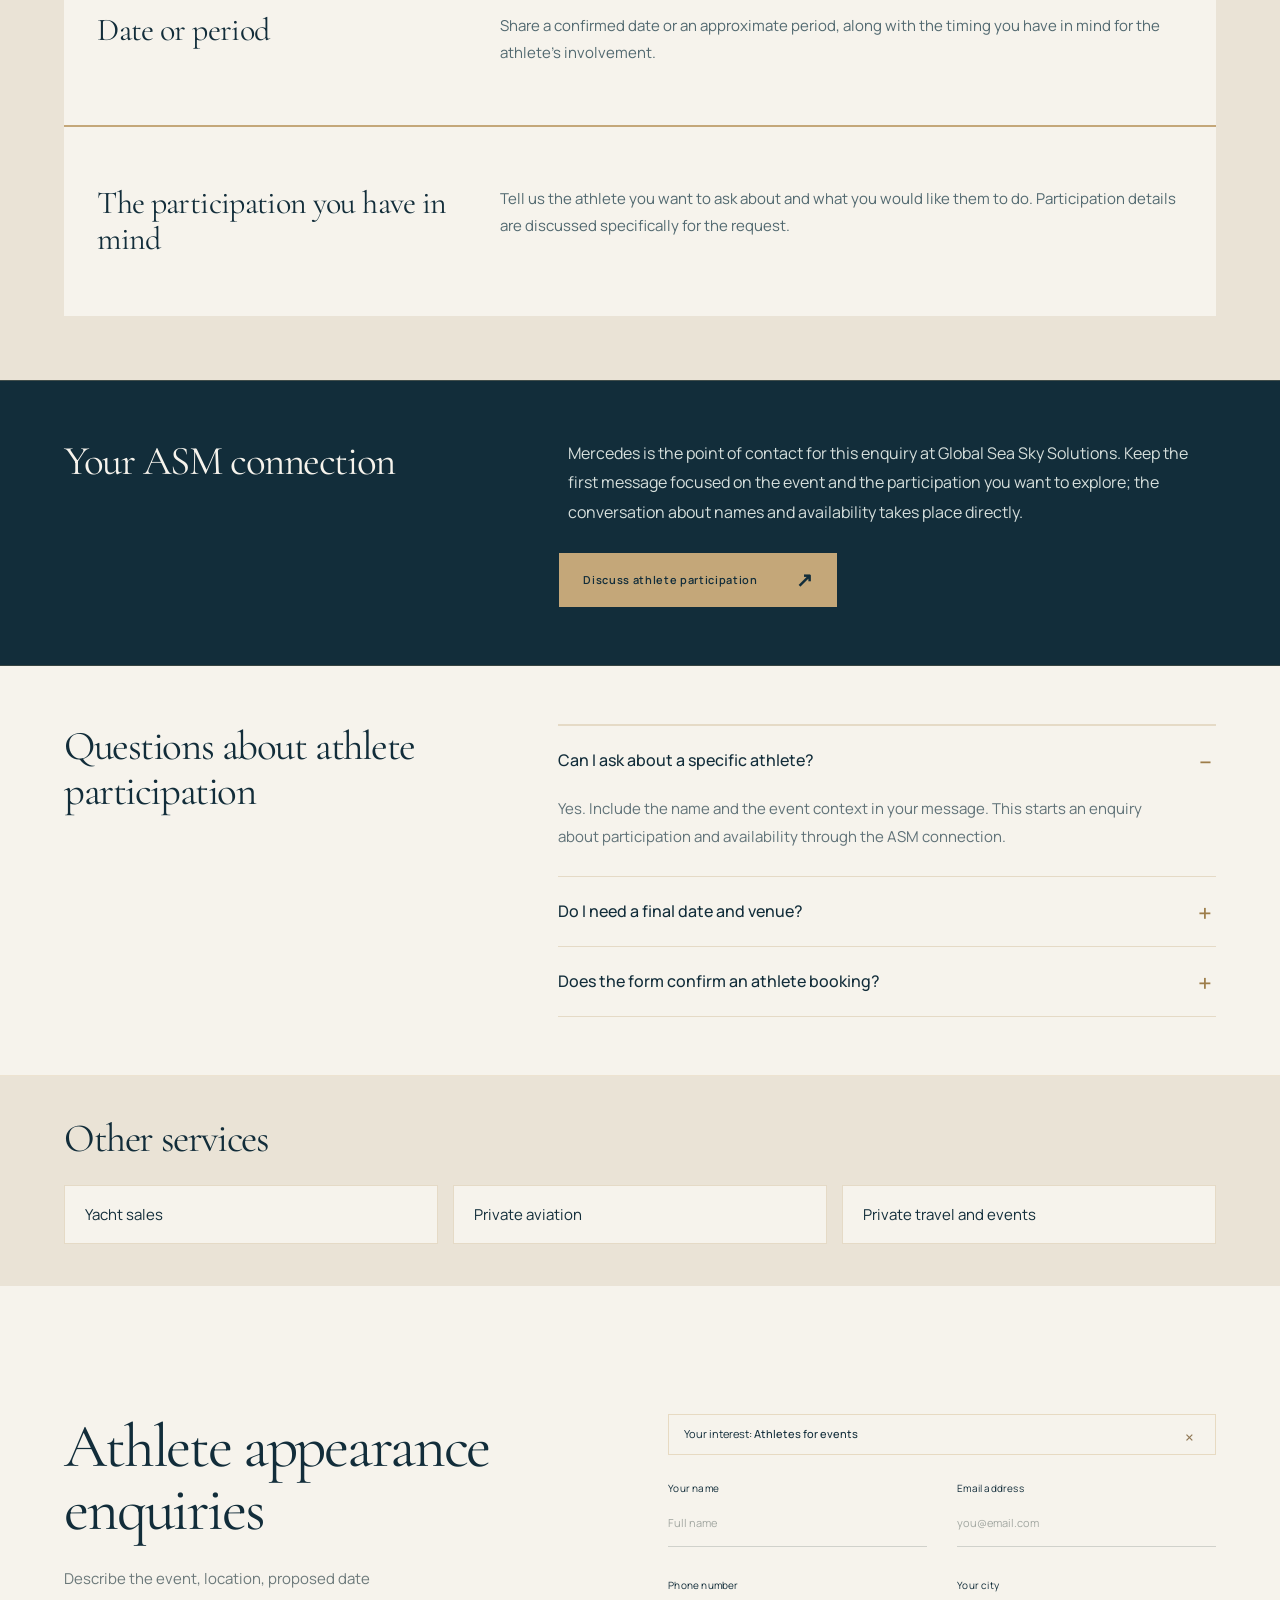
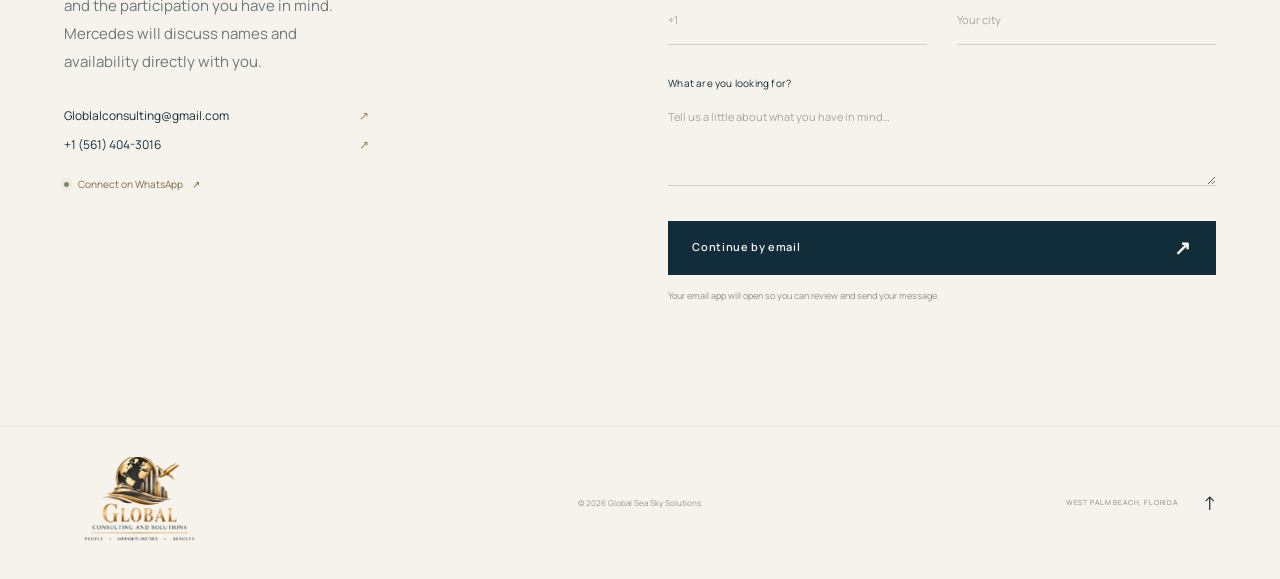
<file: services/athletes/index.html>
<!doctype html>
<html lang="en">
<head>
  <meta charset="UTF-8">
  <meta name="viewport" content="width=device-width, initial-scale=1">
  <meta name="theme-color" content="#122d3a">
  <meta name="description" content="Athlete appearances for events through Mercedes Pilla’s ASM connection. Share the occasion you are organising and the athlete participation you would like to discuss.">
  <title>Global Sea Sky Solutions — Athletes for events</title>
  <link rel="icon" type="image/png" href="/global-symbol-gold.png">
  <link rel="stylesheet" href="/fonts.css">
  <link rel="stylesheet" href="/styles.css?v=20261112-5">
  <script>window.GC_PAGE_TRANSLATIONS={"allServices": "Todos los servicios", "requestCall": "Solicitar una llamada", "pageEnquiry": "Consultar por un atleta", "whatsappDirect": "WhatsApp", "backServices": "Ver servicios", "included": "Qué incluye", "programme": "Programa", "eventEnquiry": "Consultar por este evento", "readDetails": "Ver detalles", "serviceDirectoryTitle": "Servicios", "serviceDirectoryLead": "Yates, aviación privada, inversiones, viajes, arte, SEABOB y atletas para eventos. Elegí el área que te interesa y consultá directamente con Mercedes.", "relatedServices": "Otros servicios", "officeTitle": "Oficina", "coverageTitle": "Cobertura", "tripOrigin": "Salida desde Dallas", "eventHost": "Organizado por HOFF Exclusive", "eventAvailability": "Consultá por la disponibilidad y los detalles de participación. El programa está sujeto a confirmación final de lugares y horarios.", "menu_invest": "Conexiones de inversión", "menu_yachts": "Venta de yates", "menu_aviation": "Aviación privada", "menu_realestate": "Inversión inmobiliaria", "menu_experiences": "Viajes privados y eventos", "menu_art": "Arte y relojería", "menu_watertoys": "Venta de SEABOB", "menu_athletes": "Atletas para eventos", "athleteBriefTitle": "Datos del evento", "briefEvent": "Evento", "briefEventBody": "La ocasión y su público", "briefPlace": "Ubicación", "briefPlaceBody": "Ciudad y lugar", "briefDate": "Fechas", "briefDateBody": "Una fecha o un período aproximado", "briefRole": "Participación", "briefRoleBody": "El atleta y el rol que querés conversar", "pageTitle": "Atletas para eventos", "pageLead": "Presencia de atletas en eventos a través de la conexión de Mercedes Pilla con ASM. Compartí la ocasión que estás organizando y la participación que querés conversar.", "contactTitle": "Consultas de participación de atletas", "contactDescription": "Describí el evento, el lugar, la fecha propuesta y la participación que tenés en mente. Mercedes conversa los nombres y la disponibilidad directamente con vos.", "fact0": "Evento y público", "fact1": "Ciudad y fechas", "fact2": "Participación del atleta", "jump0": "Participación de atletas en tu evento", "jump1": "Contanos la ocasión", "jump2": "Tu contacto con ASM", "jump3": "Preguntas sobre participación de atletas", "section-1Title": "Participación de atletas en tu evento", "section-1P0": "Global Sea Sky Solutions recibe consultas de participación de atletas en eventos a través de la conexión de Mercedes Pilla con ASM. El punto de partida es el evento que estás organizando y el rol que querés conversar con un atleta.", "section-1P1": "Podés tener un nombre en mente o estar explorando qué podría encajar con la ocasión. Explicá el público, la ubicación y la participación por la que querés consultar. Los nombres y la disponibilidad se conversan directamente para ese evento.", "section-2Title": "Contanos la ocasión", "section-2Card0Title": "Evento y público", "section-2Card0Body": "Describí la ocasión, quiénes van a asistir y por qué te interesa la participación de un atleta. Un resumen breve alcanza para la consulta inicial.", "section-2Card1Title": "Ciudad y lugar", "section-2Card1Body": "Incluí la ciudad y, si ya lo elegiste, el lugar. Podés contactar mientras la ubicación todavía está en planificación.", "section-2Card2Title": "Fecha o período", "section-2Card2Body": "Compartí una fecha confirmada o un período aproximado y el momento del evento en que imaginás la participación del atleta.", "section-2Card3Title": "La participación que tenés en mente", "section-2Card3Body": "Contanos por qué atleta querés preguntar y qué te gustaría que haga. Los detalles se conversan de manera específica para ese pedido.", "section-3Title": "Tu contacto con ASM", "section-3Text": "Mercedes es el contacto para esta consulta en Global Sea Sky Solutions. En el primer mensaje podés centrarte en el evento y en la participación que querés explorar; los nombres y la disponibilidad se conversan directamente.", "section-3Action": "Consultar por participación de atletas", "section-4Title": "Preguntas sobre participación de atletas", "section-4Q0": "¿Puedo preguntar por un atleta específico?", "section-4A0": "Sí. Incluí el nombre y el contexto del evento en tu mensaje. Así iniciás la consulta de participación y disponibilidad a través de la conexión con ASM.", "section-4Q1": "¿Necesito fecha y lugar definitivos?", "section-4A1": "Podés empezar con una ciudad y un período aproximado. Explicá qué partes del evento ya están definidas y cuáles seguís planeando.", "section-4Q2": "¿El formulario confirma la contratación de un atleta?", "section-4A2": "El formulario inicia una consulta con Mercedes. La web no confirma la disponibilidad de un atleta ni emite una reserva."};</script><script src="/app.js?v=20261112-6" defer></script>
</head>
<body class="inner-page service-athletes" data-page="detail" data-interest="athletes" data-title-en="Global Sea Sky Solutions — Athletes for events" data-title-es="Global Sea Sky Solutions — Atletas para eventos">
<a class="skip-link" href="#main" data-i18n="skip">Skip to content</a>
<header class="header" id="header">
  <a class="wordmark" href="/" aria-label="Global Sea Sky Solutions home">
    <img class="brand-symbol" src="/global-symbol-gold.png" alt="" aria-hidden="true" width="62" height="52" decoding="async">
    <span class="brand-lockup">GLOBAL<small>SEA SKY SOLUTIONS</small><span class="brand-tagline">People · Opportunities · Results</span></span>
  </a>
  <nav class="desktop-nav" aria-label="Main navigation"><details class="services-menu"><summary data-i18n="navExpertise">Services</summary><div class="services-dropdown"><a href="/services/investments/" data-i18n="menu_invest">Investment connections</a><a href="/services/yachts/" data-i18n="menu_yachts">Yacht sales</a><a href="/services/private-aviation/" data-i18n="menu_aviation">Private aviation</a><a href="/services/real-estate/" data-i18n="menu_realestate">Real estate investment</a><a href="/services/private-travel/" data-i18n="menu_experiences">Private travel and events</a><a href="/services/art-horology/" data-i18n="menu_art">Art and horology</a><a href="/services/seabob/" data-i18n="menu_watertoys">SEABOB sales</a><a href="/services/athletes/" data-i18n="menu_athletes">Athletes for events</a><a class="all-services" href="/services/" data-i18n="allServices">All services</a></div></details><a href="/services/private-travel/" data-i18n="navExperiences">Experiences</a><a href="/events/" data-i18n="navEvents">Events</a></nav>
  <div class="header-actions">
    <div class="language" aria-label="Language"><button class="active" data-lang="en" aria-pressed="true">EN</button><span>/</span><button data-lang="es" aria-pressed="false">ES</button></div>
    <a class="header-contact" href="/contact/"><span data-i18n="navContact">Contact</span><span aria-hidden="true">↗</span></a>
    <button class="menu-toggle" id="menu-toggle" aria-expanded="false" aria-controls="mobile-nav" aria-label="Open menu"><span></span><span></span></button>
  </div>
</header>
<nav class="mobile-nav" id="mobile-nav" aria-label="Mobile navigation" hidden><a href="/services/" data-i18n="navExpertise">Services</a><a href="/events/" data-i18n="navEvents">Events</a><a href="/contact/" data-i18n="navContact">Contact</a></nav>
<main id="main"><section class="detail-hero" id="home"><div class="detail-hero-copy"><a class="back-link" href="/services/" data-i18n="backServices">View services</a><h1 data-i18n="pageTitle">Athletes for events</h1><p data-i18n="pageLead">Athlete appearances for events through Mercedes Pilla’s ASM connection. Share the occasion you are organising and the athlete participation you would like to discuss.</p><button class="button button-gold" data-intent="athletes"><span data-i18n="pageEnquiry">Enquire about an athlete appearance</span><span aria-hidden="true">↗</span></button></div><div class="detail-hero-media athlete-hero-media"><img src="/athlete-event-card.webp" width="1000" height="750" alt="Illustrative image of a speaker addressing an event audience" data-alt-en="Illustrative image of a speaker addressing an event audience" data-alt-es="Imagen ilustrativa de un orador frente al público de un evento" fetchpriority="high"></div></section><nav class="page-sections section-wrap" aria-label="Page sections"><a href="#section-1" data-i18n="jump0">Athlete participation for your event</a><a href="#section-2" data-i18n="jump1">Describe the occasion</a><a href="#section-3" data-i18n="jump2">Your ASM connection</a><a href="#section-4" data-i18n="jump3">Questions about athlete participation</a></nav><section class="content-section section-wrap content-layout-editorial" id="section-1"><div class="section-introduction"><h2 data-i18n="section-1Title">Athlete participation for your event</h2><div class="section-description"><p class="section-body" data-i18n="section-1P0">Global Sea Sky Solutions receives enquiries about athlete participation in events through Mercedes Pilla’s ASM connection. The starting point is the event you are organising and the role you would like to discuss with an athlete.</p><p class="section-body" data-i18n="section-1P1">You may have a particular name in mind or be exploring what could suit the occasion. Explain the audience, the location and the kind of participation you want to ask about. Names and availability are discussed directly for that event.</p></div></div></section><section class="content-section section-wrap content-layout-rows athlete-brief-section" id="section-2"><div class="section-introduction"><h2 data-i18n="section-2Title">Describe the occasion</h2><div class="section-description"></div></div><div class="detail-grid"><article class="detail-block"><div class="detail-block-copy"><h3 data-i18n="section-2Card0Title">Event and audience</h3><p data-i18n="section-2Card0Body">Describe the occasion, who will attend and why an athlete’s participation is relevant to it. A short overview is enough for the initial enquiry.</p></div></article><article class="detail-block"><div class="detail-block-copy"><h3 data-i18n="section-2Card1Title">City and venue</h3><p data-i18n="section-2Card1Body">Include the city and, if already chosen, the venue. You can make contact while the location is still being planned.</p></div></article><article class="detail-block"><div class="detail-block-copy"><h3 data-i18n="section-2Card2Title">Date or period</h3><p data-i18n="section-2Card2Body">Share a confirmed date or an approximate period, along with the timing you have in mind for the athlete’s involvement.</p></div></article><article class="detail-block"><div class="detail-block-copy"><h3 data-i18n="section-2Card3Title">The participation you have in mind</h3><p data-i18n="section-2Card3Body">Tell us the athlete you want to ask about and what you would like them to do. Participation details are discussed specifically for the request.</p></div></article></div></section><section class="content-section section-wrap content-layout-band athlete-contact-band" id="section-3"><div class="section-introduction"><h2 data-i18n="section-3Title">Your ASM connection</h2><div class="section-description"><p class="section-body" data-i18n="section-3Text">Mercedes is the point of contact for this enquiry at Global Sea Sky Solutions. Keep the first message focused on the event and the participation you want to explore; the conversation about names and availability takes place directly.</p></div></div><button class="button button-gold section-action" data-intent="athletes"><span data-i18n="section-3Action">Discuss athlete participation</span><span aria-hidden="true">↗</span></button></section><section class="content-section section-wrap content-layout-faq" id="section-4"><div class="section-introduction"><h2 data-i18n="section-4Title">Questions about athlete participation</h2><div class="section-description"></div></div><div class="faq-list"><details class="faq-item" open><summary data-i18n="section-4Q0">Can I ask about a specific athlete?</summary><p data-i18n="section-4A0">Yes. Include the name and the event context in your message. This starts an enquiry about participation and availability through the ASM connection.</p></details><details class="faq-item"><summary data-i18n="section-4Q1">Do I need a final date and venue?</summary><p data-i18n="section-4A1">You can start with a city and an approximate period. Explain which parts of the event are already defined and which are still being planned.</p></details><details class="faq-item"><summary data-i18n="section-4Q2">Does the form confirm an athlete booking?</summary><p data-i18n="section-4A2">It sends you to an enquiry with Mercedes. The website does not confirm an athlete’s availability or issue a booking.</p></details></div></section><section class="related-section section-wrap"><h2 data-i18n="relatedServices">Other services</h2><div class="related-links"><a href="/services/yachts/" data-i18n="menu_yachts">Yacht sales</a><a href="/services/private-aviation/" data-i18n="menu_aviation">Private aviation</a><a href="/services/private-travel/" data-i18n="menu_experiences">Private travel and events</a></div></section>  <section class="contact section-wrap" id="contact" aria-labelledby="contact-title">
    <div class="contact-copy reveal"><h2 id="contact-title" data-i18n="contactTitle">Athlete appearance enquiries</h2><p data-i18n="contactDescription">Describe the event, location, proposed date and the participation you have in mind. Mercedes will discuss names and availability directly with you.</p><a class="contact-detail" href="mailto:Globlalconsulting@gmail.com">Globlalconsulting@gmail.com<span aria-hidden="true">↗</span></a><a class="contact-detail" href="tel:+15614043016">+1 (561) 404-3016<span aria-hidden="true">↗</span></a><a class="whatsapp-link" href="https://wa.me/15614043016" target="_blank" rel="noopener"><span class="status-dot"></span><span data-i18n="whatsapp">Connect on WhatsApp</span><span aria-hidden="true">↗</span></a></div>
    <form class="contact-form reveal" id="contact-form"><p class="interest-line" id="interest-line" hidden><span data-i18n="interestLabel">Your interest:</span> <strong id="interest-name"></strong><button type="button" id="clear-interest" aria-label="Clear selected interest">×</button></p><input type="hidden" name="interest" id="interest"><div class="form-row"><label><span data-i18n="nameLabel">Your name</span><input id="name" name="name" autocomplete="name" required placeholder="Full name" data-placeholder="namePlaceholder"></label><label><span data-i18n="emailLabel">Email address</span><input name="email" type="email" autocomplete="email" required placeholder="you@email.com"></label></div><div class="form-row"><label><span data-i18n="phoneLabel">Phone number</span><input name="phone" type="tel" autocomplete="tel" required placeholder="+1"></label><label><span data-i18n="cityLabel">Your city</span><input name="city" autocomplete="address-level2" required placeholder="City, country" data-placeholder="cityPlaceholder"></label></div><label><span data-i18n="messageLabel">What are you looking for?</span><textarea id="message" name="message" rows="3" required placeholder="Tell us a little about what you have in mind…" data-placeholder="messagePlaceholder"></textarea></label><button class="button button-dark form-submit" type="submit"><span data-i18n="submit">Continue by email</span><span aria-hidden="true">↗</span></button><p class="form-note" data-i18n="formNote">Your email app will open so you can review and send your message.</p><p class="form-status" id="form-status" role="status"></p></form>
  </section>
</main>
<footer class="footer"><a class="footer-brand" href="/contact/" aria-label="Global Consulting and Solutions"><img class="full-brand-logo" src="/global-consulting-logo.jpg" alt="Global Consulting and Solutions — People, Opportunities, Results" width="1206" height="742" loading="lazy" decoding="async"></a><p>© 2026 Global Sea Sky Solutions</p><div><span data-i18n="footerLocation">WEST PALM BEACH, FLORIDA</span><a href="#home" aria-label="Back to top">↑</a></div></footer>
<dialog class="service-dialog" id="service-dialog" aria-labelledby="dialog-title"><button class="dialog-close" id="dialog-close" aria-label="Close details">×</button><div class="dialog-photo" id="dialog-photo"></div><div class="dialog-content"><h2 id="dialog-title"></h2><p id="dialog-description"></p><ul id="dialog-points"></ul><button class="button button-dark" id="dialog-contact"><span data-i18n="dialogAction">Discuss your interest</span><span aria-hidden="true">↗</span></button></div></dialog>
<a class="floating-contact" href="https://wa.me/15614043016" target="_blank" rel="noopener" aria-label="WhatsApp Mercedes Pilla"><svg viewBox="0 0 24 24" aria-hidden="true"><path d="M5 19l-2 2 1-5a9 9 0 1 1 3 3Z"/><path d="M8 7c0 5 4 9 9 9l1-2-3-2-1 1c-2-1-3-2-3-3l1-1-2-3Z"/></svg><span>WhatsApp</span></a></body>
</html>
</file>
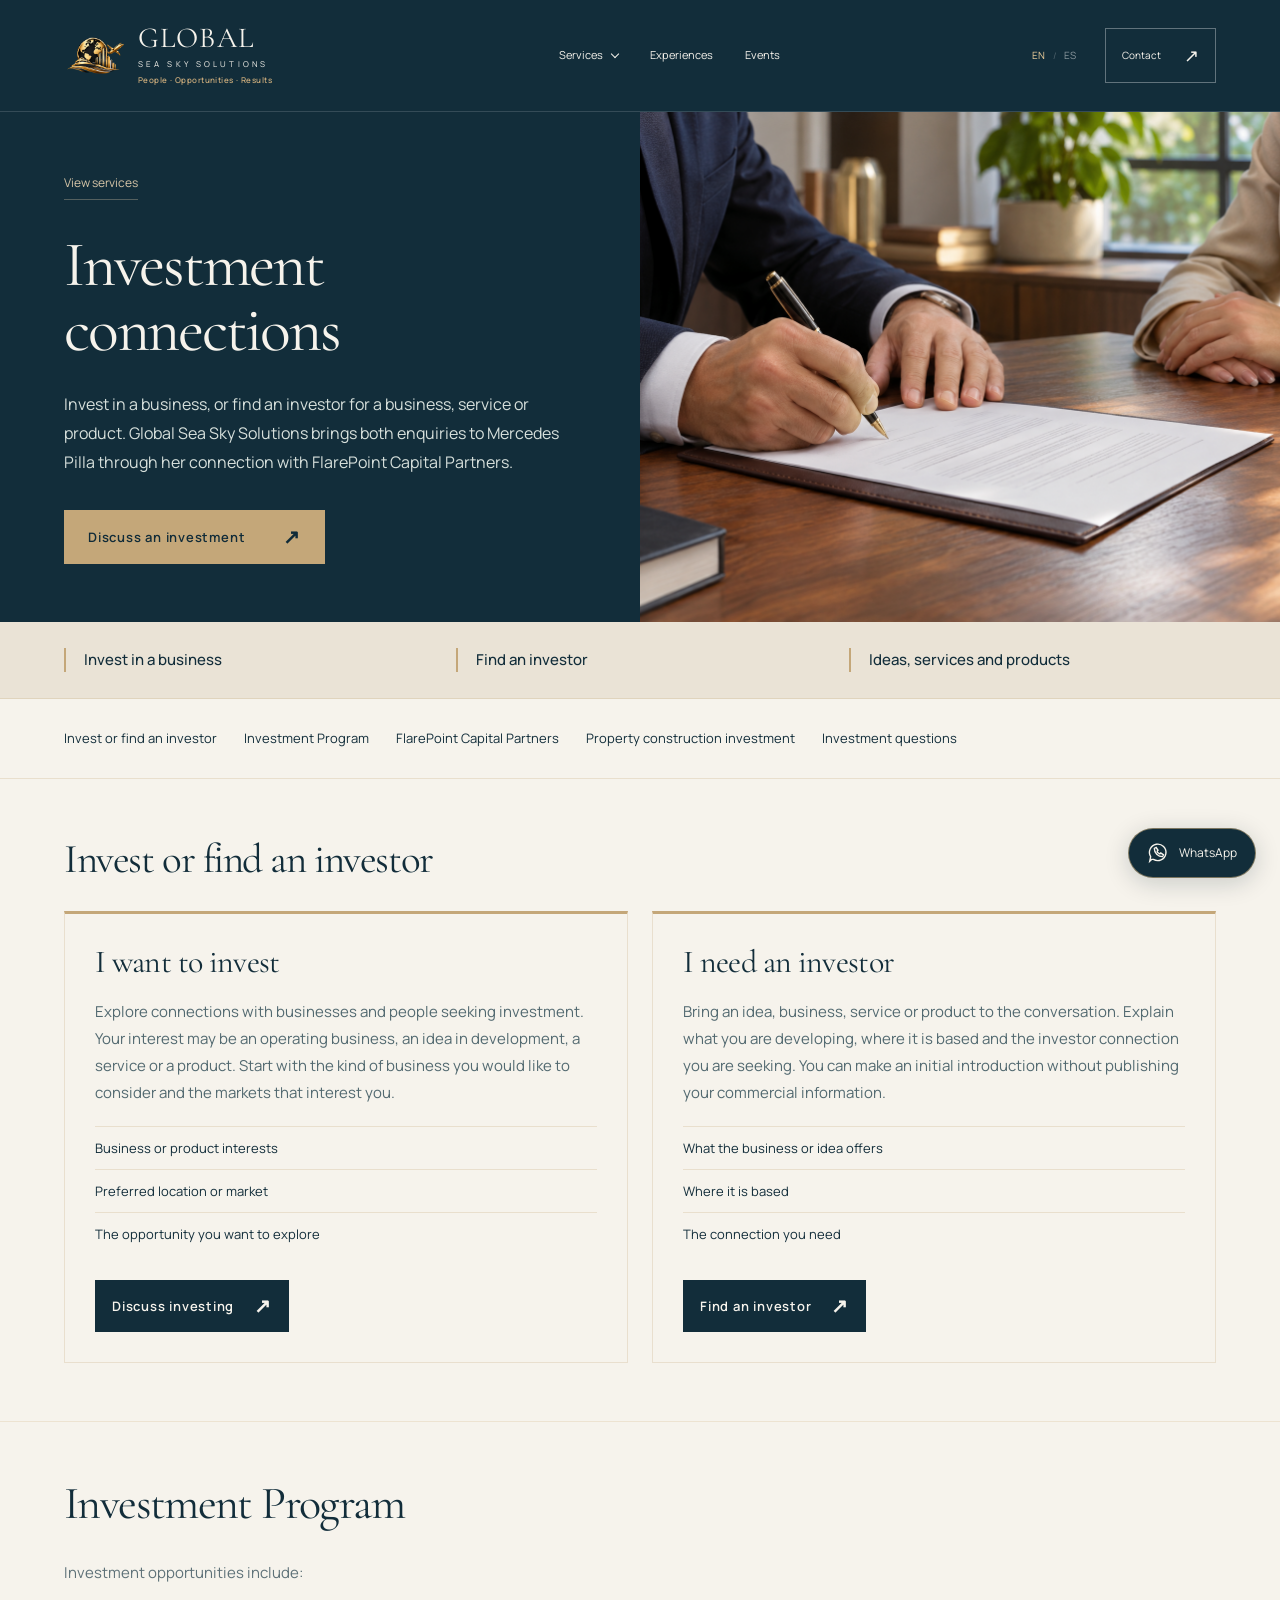
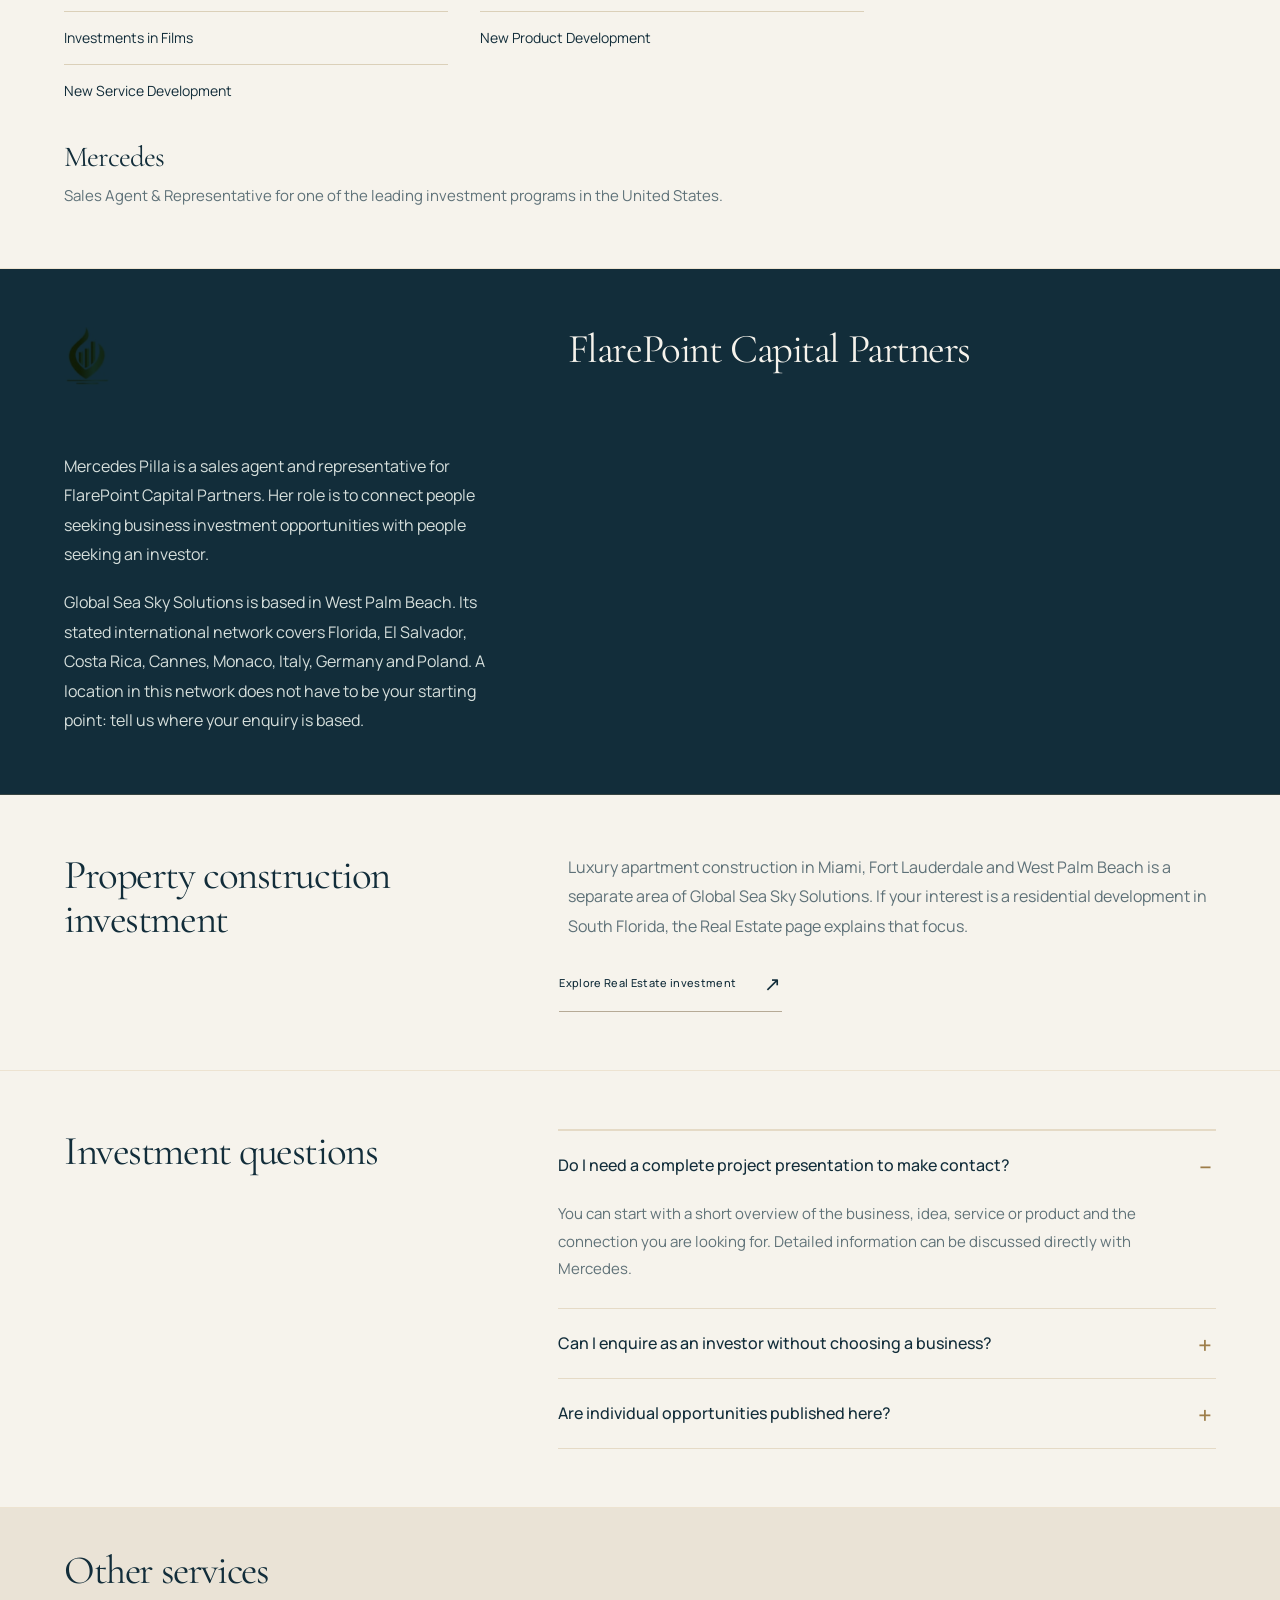
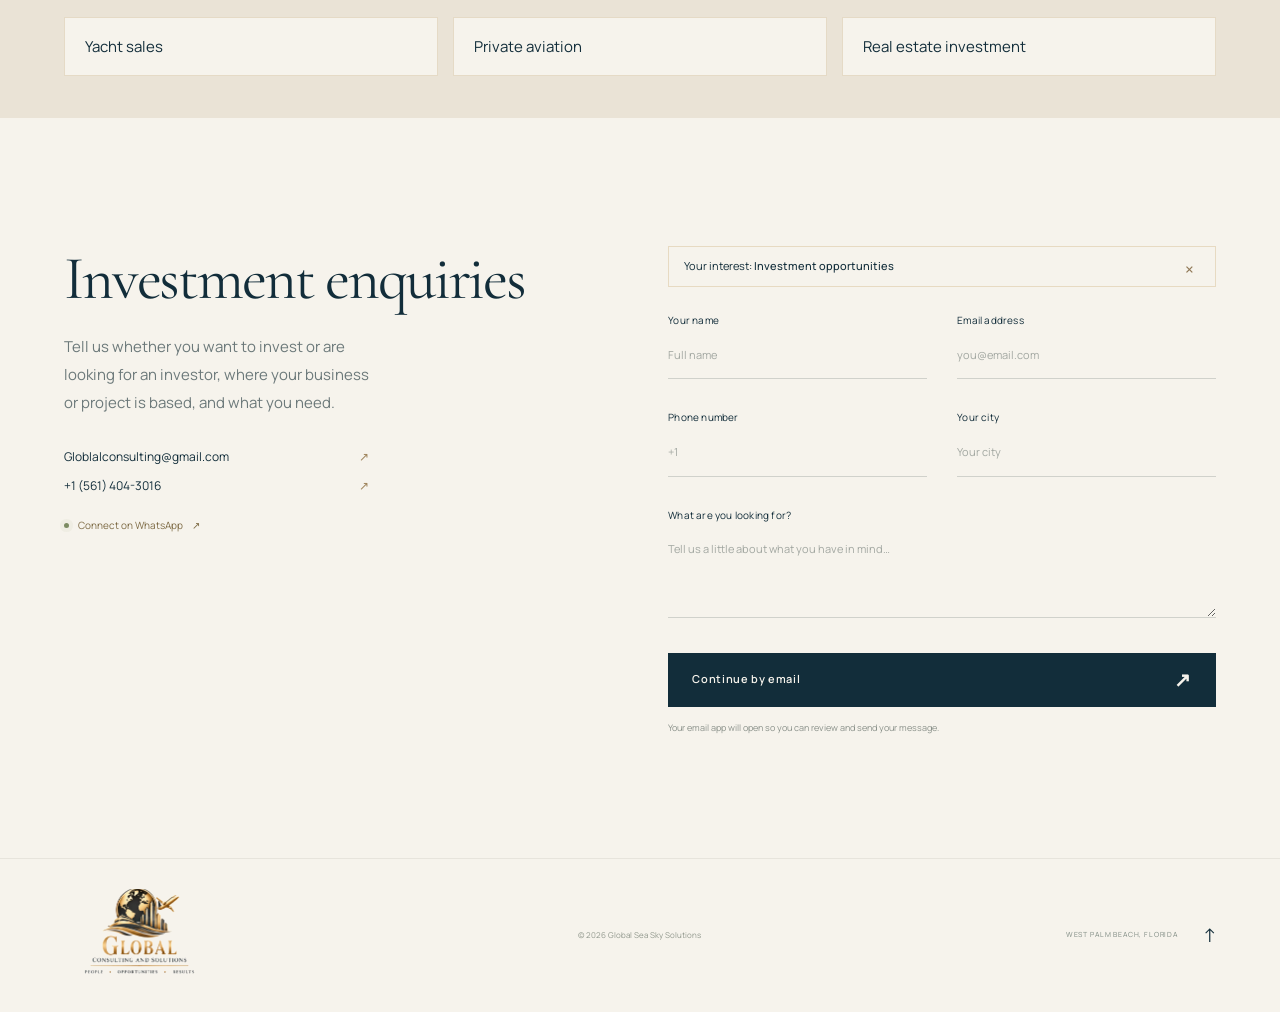
<file: services/investments/index.html>
<!doctype html>
<html lang="en">
<head>
  <meta charset="UTF-8">
  <meta name="viewport" content="width=device-width, initial-scale=1">
  <meta name="theme-color" content="#122d3a">
  <meta name="description" content="Invest in a business, or find an investor for a business, service or product. Global Sea Sky Solutions brings both enquiries to Mercedes Pilla through her connection with FlarePoint Capital Partners.">
  <title>Global Sea Sky Solutions — Investment connections</title>
  <link rel="icon" type="image/png" href="/global-symbol-gold.png">
  <link rel="stylesheet" href="/fonts.css">
  <link rel="stylesheet" href="/styles.css?v=20261112-3">
  <script>window.GC_PAGE_TRANSLATIONS={"allServices": "Todos los servicios", "requestCall": "Solicitar una llamada", "pageEnquiry": "Consultar por una inversión", "whatsappDirect": "WhatsApp", "backServices": "Ver servicios", "included": "Qué incluye", "programme": "Programa", "eventEnquiry": "Consultar por este evento", "readDetails": "Ver detalles", "serviceDirectoryTitle": "Servicios", "serviceDirectoryLead": "Yates, aviación privada, inversiones, viajes, arte, SEABOB y atletas para eventos. Elegí el área que te interesa y consultá directamente con Mercedes.", "relatedServices": "Otros servicios", "officeTitle": "Oficina", "coverageTitle": "Cobertura", "tripOrigin": "Salida desde Dallas", "eventHost": "Organizado por HOFF Exclusive", "eventAvailability": "Consultá por la disponibilidad y los detalles de participación. El programa está sujeto a confirmación final de lugares y horarios.", "menu_invest": "Conexiones de inversión", "menu_yachts": "Venta de yates", "menu_aviation": "Aviación privada", "menu_realestate": "Inversión inmobiliaria", "menu_experiences": "Viajes privados y eventos", "menu_art": "Arte y relojería", "menu_watertoys": "Venta de SEABOB", "menu_athletes": "Atletas para eventos", "athleteBriefTitle": "Datos del evento", "briefEvent": "Evento", "briefEventBody": "La ocasión y su público", "briefPlace": "Ubicación", "briefPlaceBody": "Ciudad y lugar", "briefDate": "Fechas", "briefDateBody": "Una fecha o un período aproximado", "briefRole": "Participación", "briefRoleBody": "El atleta y el rol que querés conversar", "pageTitle": "Conexiones de inversión", "pageLead": "Invertí en un negocio o buscá un inversor para un negocio, servicio o producto. Global Sea Sky Solutions reúne ambas consultas a través de Mercedes Pilla y su conexión con FlarePoint Capital Partners.", "contactTitle": "Consultas de inversión", "contactDescription": "Contanos si querés invertir o si buscás un inversor, dónde está tu negocio o proyecto y qué necesitás.", "fact0": "Invertir en un negocio", "fact1": "Buscar un inversor", "fact2": "Ideas, servicios y productos", "jump0": "Invertir o buscar un inversor", "jump1": "Programa de Inversión", "jump2": "FlarePoint Capital Partners", "jump3": "Inversión en construcción inmobiliaria", "jump4": "Preguntas sobre inversiones", "section-1Title": "Invertir o buscar un inversor", "section-1Card0Title": "Quiero invertir", "section-1Card0Body": "Explorá contactos con negocios y personas que buscan inversión. Puede interesarte un negocio en marcha, una idea en desarrollo, un servicio o un producto. Partí del tipo de negocio que querés considerar y de los mercados que te interesan.", "section-1Card0Point0": "Intereses en negocios o productos", "section-1Card0Point1": "Ubicación o mercado de interés", "section-1Card0Point2": "La oportunidad que querés explorar", "section-1Card0Action": "Conversar sobre invertir", "section-1Card1Title": "Necesito un inversor", "section-1Card1Body": "Acercá una idea, un negocio, un servicio o un producto. Explicá qué estás desarrollando, dónde se encuentra y qué contacto con inversores necesitás. Podés hacer una presentación inicial sin publicar tu información comercial.", "section-1Card1Point0": "Qué ofrece el negocio o la idea", "section-1Card1Point1": "Dónde se encuentra", "section-1Card1Point2": "Qué contacto necesitás", "section-1Card1Action": "Buscar un inversor", "section-2Title": "Programa de Inversión", "section-2Text": "Las oportunidades de inversión incluyen:", "section-3Title": "FlarePoint Capital Partners", "section-3P0": "Mercedes Pilla es agente de ventas y representante de FlarePoint Capital Partners. Su rol es vincular a personas que buscan oportunidades de inversión en negocios con quienes necesitan un inversor.", "section-3P1": "Global Sea Sky Solutions tiene base en West Palm Beach. Su red internacional comunicada abarca Florida, El Salvador, Costa Rica, Cannes, Mónaco, Italia, Alemania y Polonia. Contanos dónde se encuentra el negocio o la oportunidad que te interesa.", "section-4Title": "Inversión en construcción inmobiliaria", "section-4Text": "La construcción de apartamentos de lujo en Miami, Fort Lauderdale y West Palm Beach es un área diferenciada de Global Sea Sky Solutions. Si te interesa un desarrollo residencial en el sur de Florida, la página de Real Estate presenta ese enfoque.", "section-4Link": "Ver inversión inmobiliaria", "section-5Title": "Preguntas sobre inversiones", "section-5Q0": "¿Necesito una presentación completa para contactar?", "section-5A0": "Podés empezar con un resumen del negocio, idea, servicio o producto y del contacto que buscás. La información detallada se puede conversar directamente con Mercedes.", "section-5Q1": "¿Puedo consultar como inversor sin haber elegido un negocio?", "section-5A1": "Sí. Describí tus intereses y el mercado o la ubicación que estás considerando. La consulta puede partir de tu interés en invertir, sin un proyecto específico.", "section-5Q2": "¿Se publican oportunidades individuales?", "section-5A2": "Esta página presenta el vínculo de inversión. La información de un negocio o una oportunidad particular se conversa directamente según tu consulta.", "programArea1": "Inversión en películas", "programArea2": "Desarrollo de nuevos productos", "programArea3": "Desarrollo de nuevos servicios", "programRepresentative": "Agente de Ventas y Representante de uno de los principales programas de inversión en Estados Unidos."};</script><script src="/app.js?v=20261112-6" defer></script>
</head>
<body class="inner-page service-investments" data-page="detail" data-interest="invest" data-title-en="Global Sea Sky Solutions — Investment connections" data-title-es="Global Sea Sky Solutions — Conexiones de inversión">
<a class="skip-link" href="#main" data-i18n="skip">Skip to content</a>
<header class="header" id="header">
  <a class="wordmark" href="/" aria-label="Global Sea Sky Solutions home">
    <img class="brand-symbol" src="/global-symbol-gold.png" alt="" aria-hidden="true" width="62" height="52" decoding="async">
    <span class="brand-lockup">GLOBAL<small>SEA SKY SOLUTIONS</small><span class="brand-tagline">People · Opportunities · Results</span></span>
  </a>
  <nav class="desktop-nav" aria-label="Main navigation"><details class="services-menu"><summary data-i18n="navExpertise">Services</summary><div class="services-dropdown"><a href="/services/investments/" data-i18n="menu_invest">Investment connections</a><a href="/services/yachts/" data-i18n="menu_yachts">Yacht sales</a><a href="/services/private-aviation/" data-i18n="menu_aviation">Private aviation</a><a href="/services/real-estate/" data-i18n="menu_realestate">Real estate investment</a><a href="/services/private-travel/" data-i18n="menu_experiences">Private travel and events</a><a href="/services/art-horology/" data-i18n="menu_art">Art and horology</a><a href="/services/seabob/" data-i18n="menu_watertoys">SEABOB sales</a><a href="/services/athletes/" data-i18n="menu_athletes">Athletes for events</a><a class="all-services" href="/services/" data-i18n="allServices">All services</a></div></details><a href="/services/private-travel/" data-i18n="navExperiences">Experiences</a><a href="/events/" data-i18n="navEvents">Events</a></nav>
  <div class="header-actions">
    <div class="language" aria-label="Language"><button class="active" data-lang="en" aria-pressed="true">EN</button><span>/</span><button data-lang="es" aria-pressed="false">ES</button></div>
    <a class="header-contact" href="/contact/"><span data-i18n="navContact">Contact</span><span aria-hidden="true">↗</span></a>
    <button class="menu-toggle" id="menu-toggle" aria-expanded="false" aria-controls="mobile-nav" aria-label="Open menu"><span></span><span></span></button>
  </div>
</header>
<nav class="mobile-nav" id="mobile-nav" aria-label="Mobile navigation" hidden><a href="/services/" data-i18n="navExpertise">Services</a><a href="/events/" data-i18n="navEvents">Events</a><a href="/contact/" data-i18n="navContact">Contact</a></nav>
<main id="main"><section class="detail-hero" id="home"><div class="detail-hero-copy"><a class="back-link" href="/services/" data-i18n="backServices">View services</a><h1 data-i18n="pageTitle">Investment connections</h1><p data-i18n="pageLead">Invest in a business, or find an investor for a business, service or product. Global Sea Sky Solutions brings both enquiries to Mercedes Pilla through her connection with FlarePoint Capital Partners.</p><button class="button button-gold" data-intent="invest"><span data-i18n="pageEnquiry">Discuss an investment</span><span aria-hidden="true">↗</span></button></div><div class="detail-hero-media"><img src="/investment-signing.png" alt="Illustrative photo of an agreement being signed" data-alt-en="Illustrative photo of an agreement being signed" data-alt-es="Foto ilustrativa de la firma de un acuerdo" class="cover" loading="eager"></div></section><ul class="service-facts section-wrap"><li data-i18n="fact0">Invest in a business</li><li data-i18n="fact1">Find an investor</li><li data-i18n="fact2">Ideas, services and products</li></ul><nav class="page-sections section-wrap" aria-label="Page sections"><a href="#section-1" data-i18n="jump0">Invest or find an investor</a><a href="#section-2" data-i18n="jump1">Investment Program</a><a href="#section-3" data-i18n="jump2">FlarePoint Capital Partners</a><a href="#section-4" data-i18n="jump3">Property construction investment</a><a href="#section-5" data-i18n="jump4">Investment questions</a></nav><section class="content-section section-wrap content-layout-paths" id="section-1"><div class="section-introduction"><h2 data-i18n="section-1Title">Invest or find an investor</h2><div class="section-description"></div></div><div class="detail-grid"><article class="detail-block"><div class="detail-block-copy"><h3 data-i18n="section-1Card0Title">I want to invest</h3><p data-i18n="section-1Card0Body">Explore connections with businesses and people seeking investment. Your interest may be an operating business, an idea in development, a service or a product. Start with the kind of business you would like to consider and the markets that interest you.</p><ul class="card-points"><li data-i18n="section-1Card0Point0">Business or product interests</li><li data-i18n="section-1Card0Point1">Preferred location or market</li><li data-i18n="section-1Card0Point2">The opportunity you want to explore</li></ul><button class="button button-dark" data-intent="invest"><span data-i18n="section-1Card0Action">Discuss investing</span><span aria-hidden="true">↗</span></button></div></article><article class="detail-block"><div class="detail-block-copy"><h3 data-i18n="section-1Card1Title">I need an investor</h3><p data-i18n="section-1Card1Body">Bring an idea, business, service or product to the conversation. Explain what you are developing, where it is based and the investor connection you are seeking. You can make an initial introduction without publishing your commercial information.</p><ul class="card-points"><li data-i18n="section-1Card1Point0">What the business or idea offers</li><li data-i18n="section-1Card1Point1">Where it is based</li><li data-i18n="section-1Card1Point2">The connection you need</li></ul><button class="button button-dark" data-intent="capital"><span data-i18n="section-1Card1Action">Find an investor</span><span aria-hidden="true">↗</span></button></div></article></div></section><section class="content-section section-wrap content-layout-editorial" id="section-2"><div class="section-intro"><h2 data-i18n="section-2Title">Investment Program</h2><p class="section-body" data-i18n="section-2Text">Investment opportunities include:</p></div><ul class="investment-program-list"><li data-i18n="programArea1">Investments in Films</li><li data-i18n="programArea2">New Product Development</li><li data-i18n="programArea3">New Service Development</li></ul><div class="investment-representative"><h3>Mercedes</h3><p class="section-body" data-i18n="programRepresentative">Sales Agent &amp; Representative for one of the leading investment programs in the United States.</p></div></section><section class="content-section section-wrap content-layout-band" id="section-3"><div class="section-introduction"><img class="flarepoint-symbol" src="/flarepoint-capital-symbol.png" alt="" width="62" height="77" loading="lazy" decoding="async"><h2 data-i18n="section-3Title">FlarePoint Capital Partners</h2><div class="section-description"><p class="section-body" data-i18n="section-3P0">Mercedes Pilla is a sales agent and representative for FlarePoint Capital Partners. Her role is to connect people seeking business investment opportunities with people seeking an investor.</p><p class="section-body" data-i18n="section-3P1">Global Sea Sky Solutions is based in West Palm Beach. Its stated international network covers Florida, El Salvador, Costa Rica, Cannes, Monaco, Italy, Germany and Poland. A location in this network does not have to be your starting point: tell us where your enquiry is based.</p></div></div></section><section class="content-section section-wrap content-layout-compact" id="section-4"><div class="section-introduction"><h2 data-i18n="section-4Title">Property construction investment</h2><div class="section-description"><p class="section-body" data-i18n="section-4Text">Luxury apartment construction in Miami, Fort Lauderdale and West Palm Beach is a separate area of Global Sea Sky Solutions. If your interest is a residential development in South Florida, the Real Estate page explains that focus.</p></div></div><a class="text-link section-action" href="/services/real-estate/"><span data-i18n="section-4Link">Explore Real Estate investment</span><span aria-hidden="true">↗</span></a></section><section class="content-section section-wrap content-layout-faq" id="section-5"><div class="section-introduction"><h2 data-i18n="section-5Title">Investment questions</h2><div class="section-description"></div></div><div class="faq-list"><details class="faq-item" open><summary data-i18n="section-5Q0">Do I need a complete project presentation to make contact?</summary><p data-i18n="section-5A0">You can start with a short overview of the business, idea, service or product and the connection you are looking for. Detailed information can be discussed directly with Mercedes.</p></details><details class="faq-item"><summary data-i18n="section-5Q1">Can I enquire as an investor without choosing a business?</summary><p data-i18n="section-5A1">Yes. Describe your interests and any market or location you are considering. The enquiry can start from your investment interest rather than a named project.</p></details><details class="faq-item"><summary data-i18n="section-5Q2">Are individual opportunities published here?</summary><p data-i18n="section-5A2">This page introduces the investment connection. Information about a particular business or opportunity is discussed directly for your enquiry.</p></details></div></section><section class="related-section section-wrap"><h2 data-i18n="relatedServices">Other services</h2><div class="related-links"><a href="/services/yachts/" data-i18n="menu_yachts">Yacht sales</a><a href="/services/private-aviation/" data-i18n="menu_aviation">Private aviation</a><a href="/services/real-estate/" data-i18n="menu_realestate">Real estate investment</a></div></section>  <section class="contact section-wrap" id="contact" aria-labelledby="contact-title">
    <div class="contact-copy reveal"><h2 id="contact-title" data-i18n="contactTitle">Investment enquiries</h2><p data-i18n="contactDescription">Tell us whether you want to invest or are looking for an investor, where your business or project is based, and what you need.</p><a class="contact-detail" href="mailto:Globlalconsulting@gmail.com">Globlalconsulting@gmail.com<span aria-hidden="true">↗</span></a><a class="contact-detail" href="tel:+15614043016">+1 (561) 404-3016<span aria-hidden="true">↗</span></a><a class="whatsapp-link" href="https://wa.me/15614043016" target="_blank" rel="noopener"><span class="status-dot"></span><span data-i18n="whatsapp">Connect on WhatsApp</span><span aria-hidden="true">↗</span></a></div>
    <form class="contact-form reveal" id="contact-form"><p class="interest-line" id="interest-line" hidden><span data-i18n="interestLabel">Your interest:</span> <strong id="interest-name"></strong><button type="button" id="clear-interest" aria-label="Clear selected interest">×</button></p><input type="hidden" name="interest" id="interest"><div class="form-row"><label><span data-i18n="nameLabel">Your name</span><input id="name" name="name" autocomplete="name" required placeholder="Full name" data-placeholder="namePlaceholder"></label><label><span data-i18n="emailLabel">Email address</span><input name="email" type="email" autocomplete="email" required placeholder="you@email.com"></label></div><div class="form-row"><label><span data-i18n="phoneLabel">Phone number</span><input name="phone" type="tel" autocomplete="tel" required placeholder="+1"></label><label><span data-i18n="cityLabel">Your city</span><input name="city" autocomplete="address-level2" required placeholder="City, country" data-placeholder="cityPlaceholder"></label></div><label><span data-i18n="messageLabel">What are you looking for?</span><textarea id="message" name="message" rows="3" required placeholder="Tell us a little about what you have in mind…" data-placeholder="messagePlaceholder"></textarea></label><button class="button button-dark form-submit" type="submit"><span data-i18n="submit">Continue by email</span><span aria-hidden="true">↗</span></button><p class="form-note" data-i18n="formNote">Your email app will open so you can review and send your message.</p><p class="form-status" id="form-status" role="status"></p></form>
  </section>
</main>
<footer class="footer"><a class="footer-brand" href="/contact/" aria-label="Global Consulting and Solutions"><img class="full-brand-logo" src="/global-consulting-logo.jpg" alt="Global Consulting and Solutions — People, Opportunities, Results" width="1206" height="742" loading="lazy" decoding="async"></a><p>© 2026 Global Sea Sky Solutions</p><div><span data-i18n="footerLocation">WEST PALM BEACH, FLORIDA</span><a href="#home" aria-label="Back to top">↑</a></div></footer>
<dialog class="service-dialog" id="service-dialog" aria-labelledby="dialog-title"><button class="dialog-close" id="dialog-close" aria-label="Close details">×</button><div class="dialog-photo" id="dialog-photo"></div><div class="dialog-content"><h2 id="dialog-title"></h2><p id="dialog-description"></p><ul id="dialog-points"></ul><button class="button button-dark" id="dialog-contact"><span data-i18n="dialogAction">Discuss your interest</span><span aria-hidden="true">↗</span></button></div></dialog>
<a class="floating-contact" href="https://wa.me/15614043016" target="_blank" rel="noopener" aria-label="WhatsApp Mercedes Pilla"><svg viewBox="0 0 24 24" aria-hidden="true"><path d="M5 19l-2 2 1-5a9 9 0 1 1 3 3Z"/><path d="M8 7c0 5 4 9 9 9l1-2-3-2-1 1c-2-1-3-2-3-3l1-1-2-3Z"/></svg><span>WhatsApp</span></a></body>
</html>
</file>
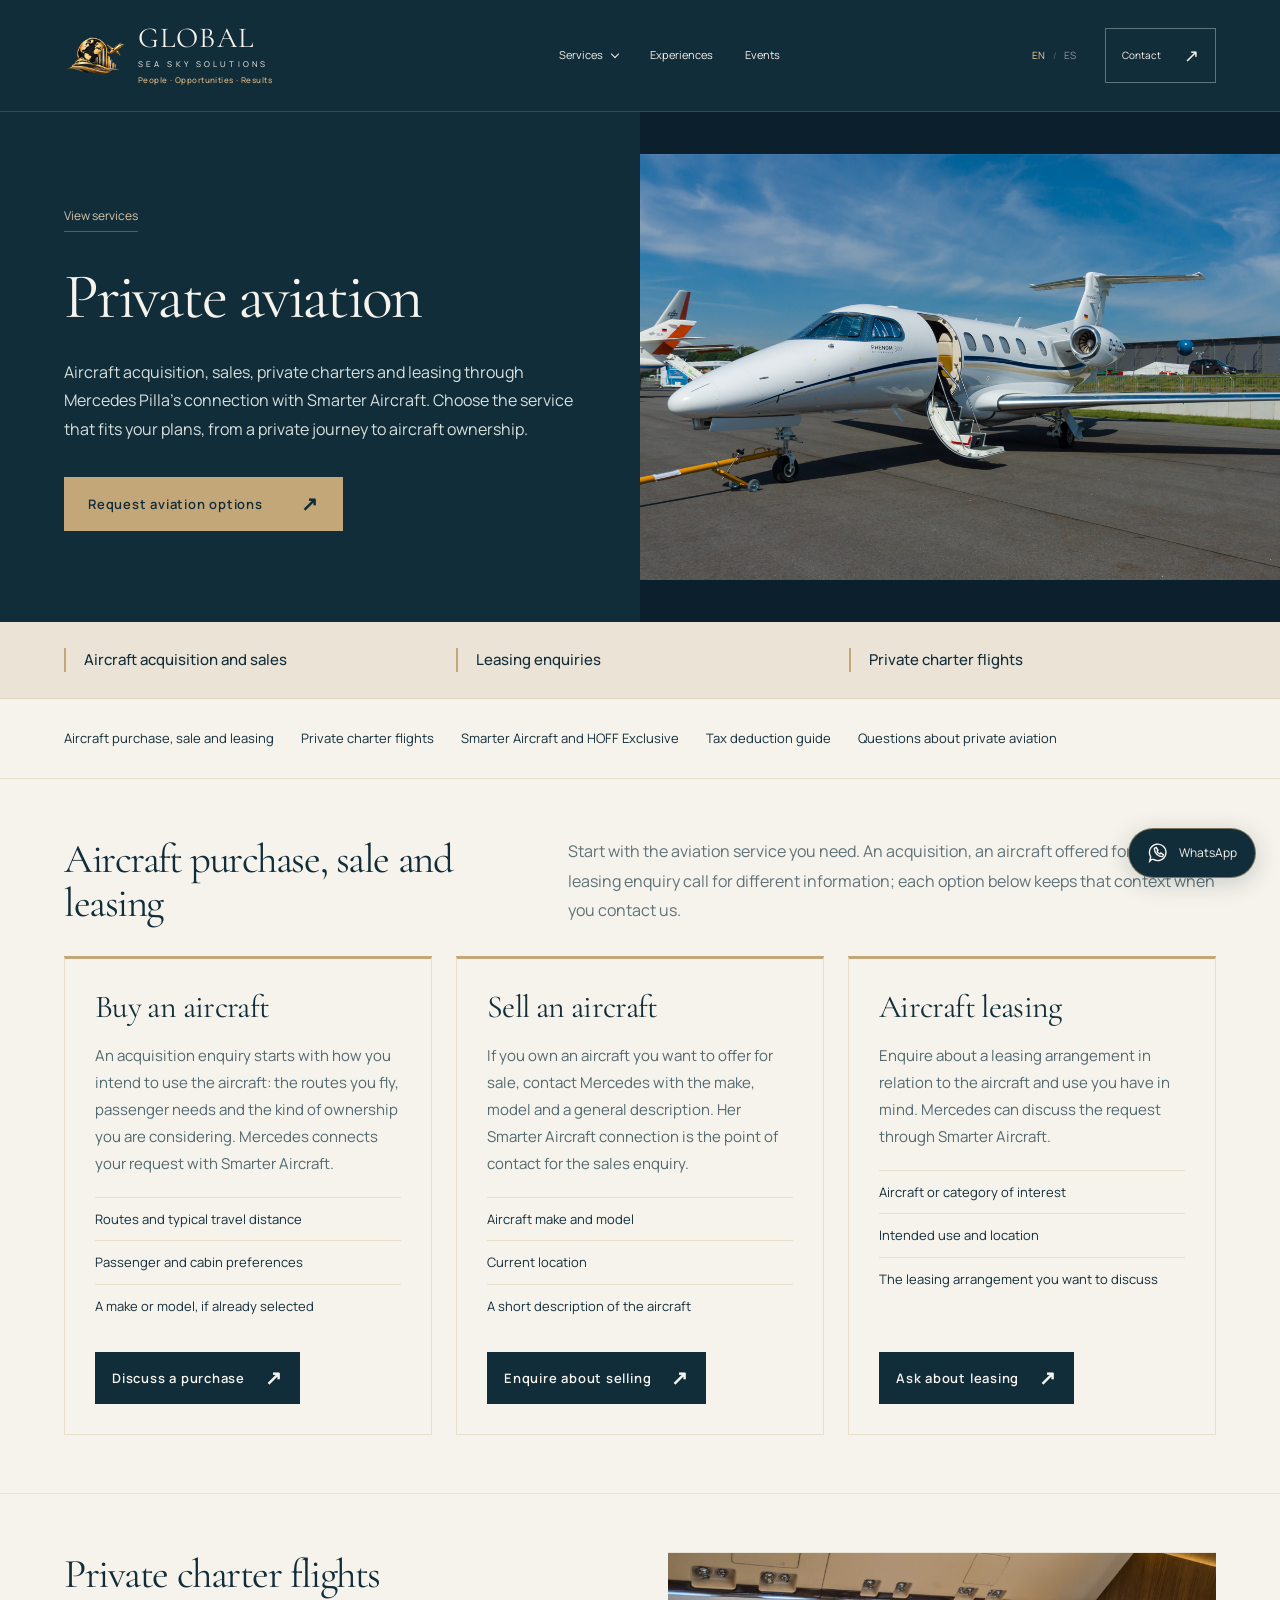
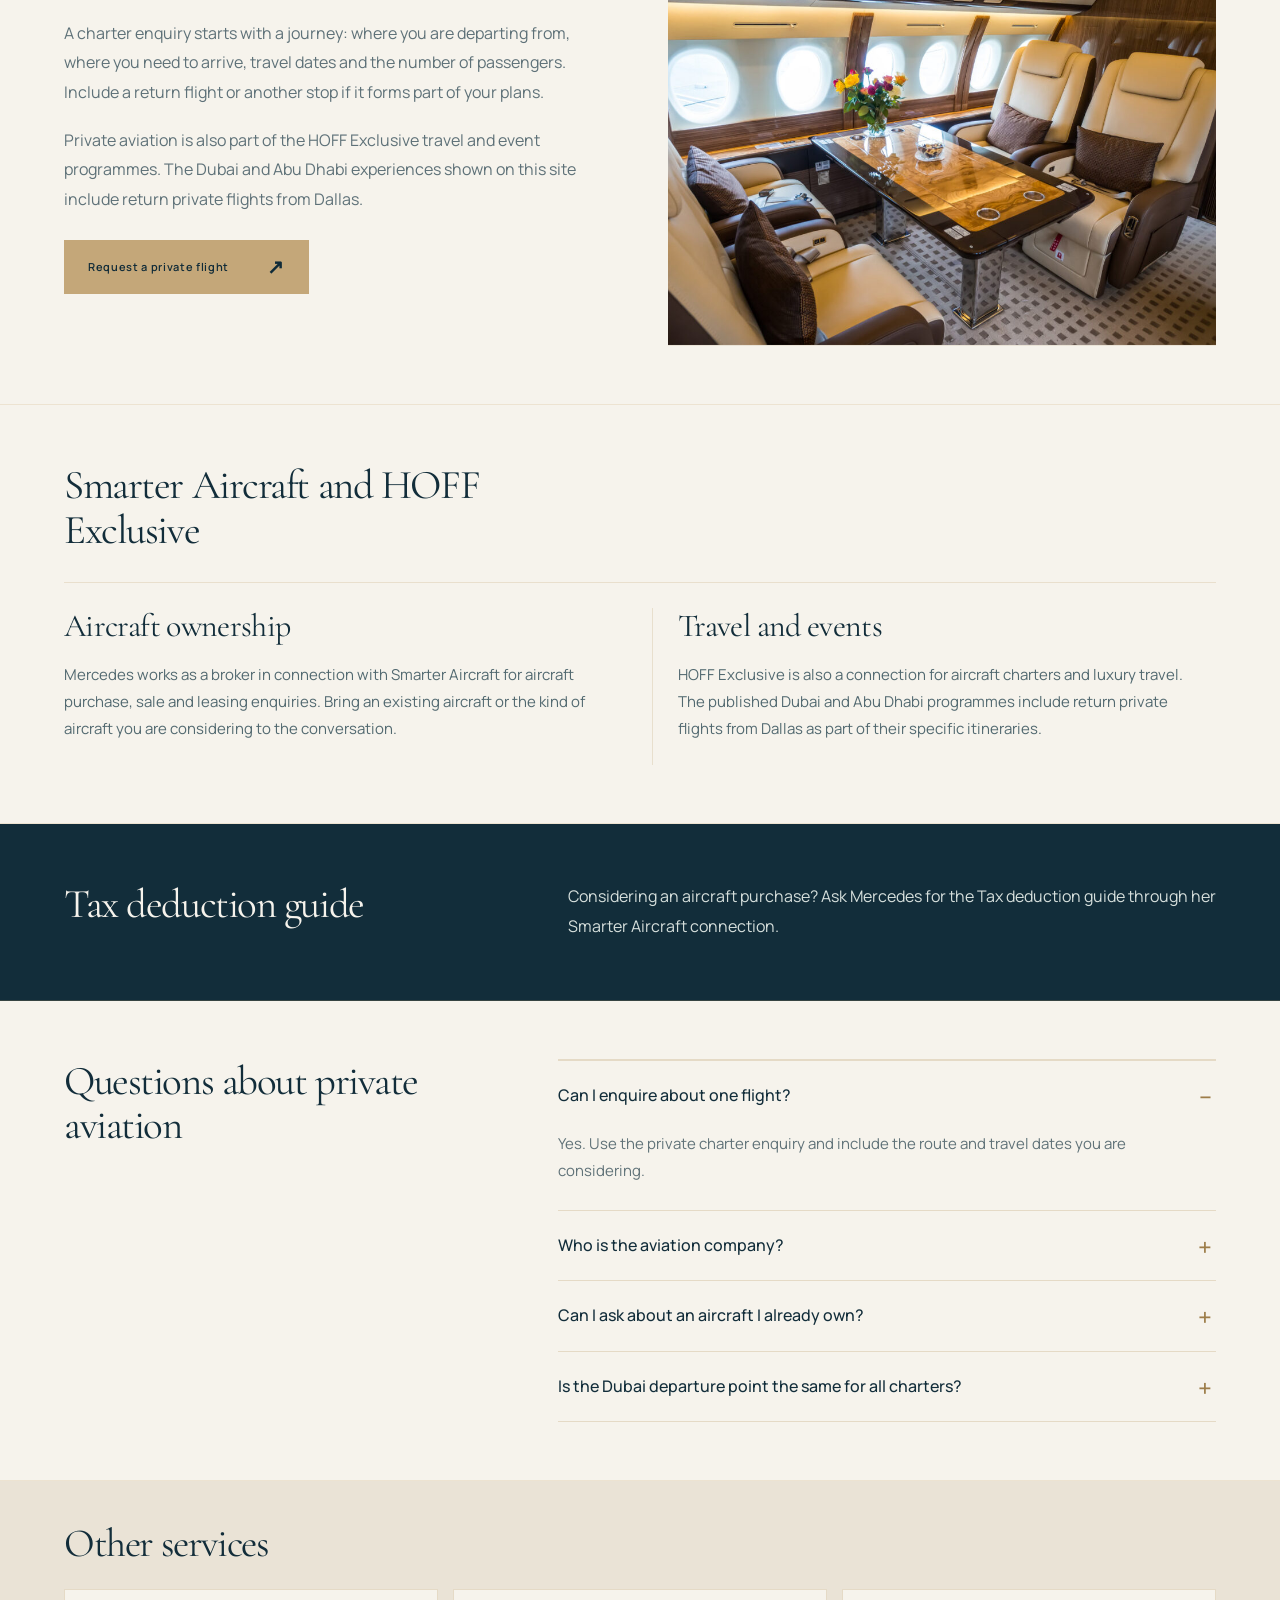
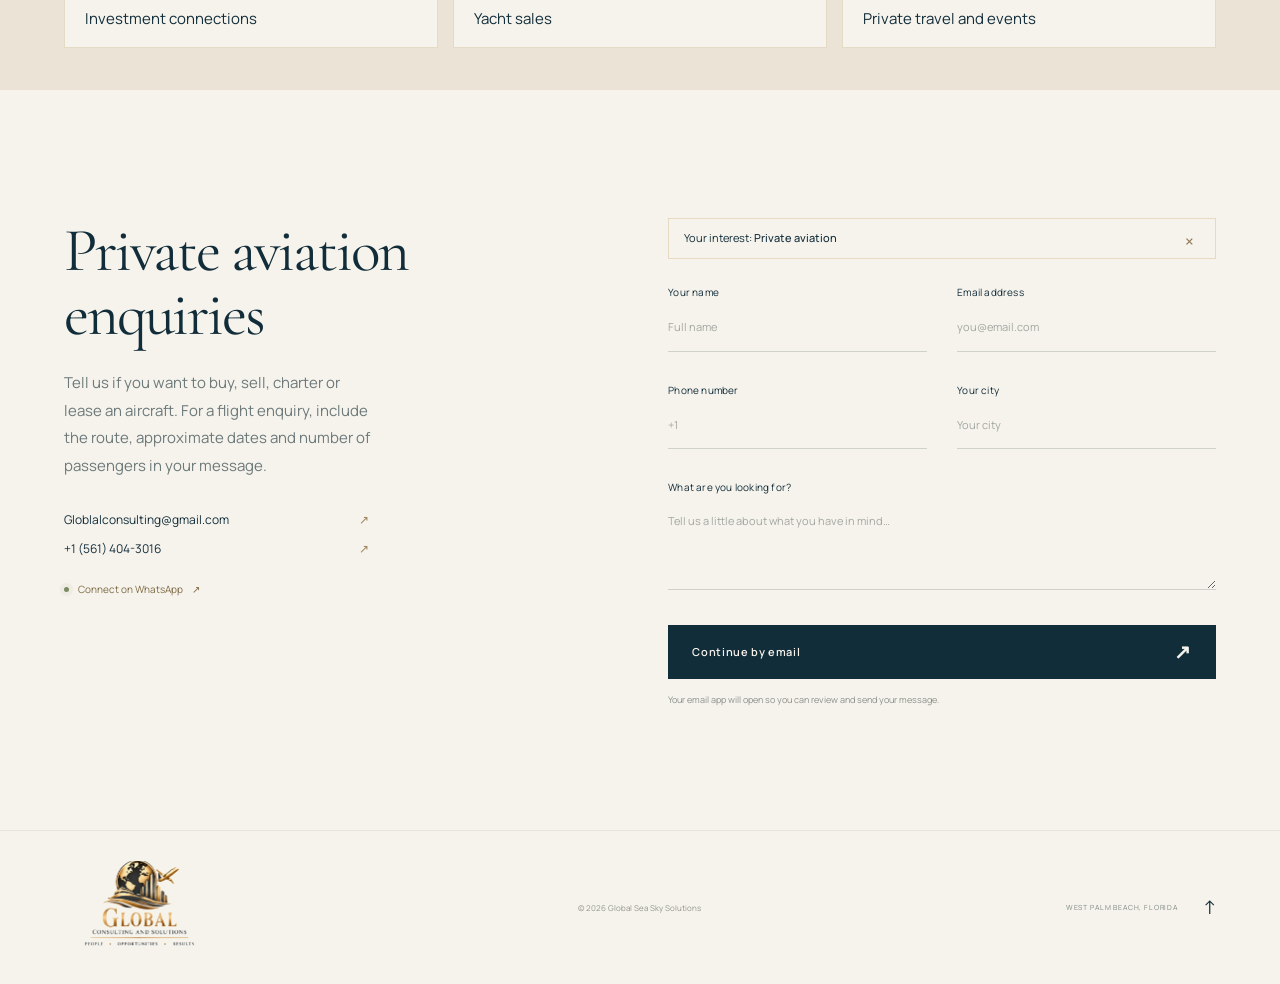
<file: services/private-aviation/index.html>
<!doctype html>
<html lang="en">
<head>
  <meta charset="UTF-8">
  <meta name="viewport" content="width=device-width, initial-scale=1">
  <meta name="theme-color" content="#122d3a">
  <meta name="description" content="Aircraft acquisition, sales, private charters and leasing through Mercedes Pilla’s connection with Smarter Aircraft. Choose the service that fits your plans, from a private journey to aircraft ownership.">
  <title>Global Sea Sky Solutions — Private aviation</title>
  <link rel="icon" type="image/png" href="/global-symbol-gold.png">
  <link rel="stylesheet" href="/fonts.css">
  <link rel="stylesheet" href="/styles.css?v=20261112-3">
  <script>window.GC_PAGE_TRANSLATIONS={"allServices": "Todos los servicios", "requestCall": "Solicitar una llamada", "pageEnquiry": "Consultar opciones de aviación", "whatsappDirect": "WhatsApp", "backServices": "Ver servicios", "included": "Qué incluye", "programme": "Programa", "eventEnquiry": "Consultar por este evento", "readDetails": "Ver detalles", "serviceDirectoryTitle": "Servicios", "serviceDirectoryLead": "Yates, aviación privada, inversiones, viajes, arte, SEABOB y atletas para eventos. Elegí el área que te interesa y consultá directamente con Mercedes.", "relatedServices": "Otros servicios", "officeTitle": "Oficina", "coverageTitle": "Cobertura", "tripOrigin": "Salida desde Dallas", "eventHost": "Organizado por HOFF Exclusive", "eventAvailability": "Consultá por la disponibilidad y los detalles de participación. El programa está sujeto a confirmación final de lugares y horarios.", "menu_invest": "Conexiones de inversión", "menu_yachts": "Venta de yates", "menu_aviation": "Aviación privada", "menu_realestate": "Inversión inmobiliaria", "menu_experiences": "Viajes privados y eventos", "menu_art": "Arte y relojería", "menu_watertoys": "Venta de SEABOB", "menu_athletes": "Atletas para eventos", "athleteBriefTitle": "Datos del evento", "briefEvent": "Evento", "briefEventBody": "La ocasión y su público", "briefPlace": "Ubicación", "briefPlaceBody": "Ciudad y lugar", "briefDate": "Fechas", "briefDateBody": "Una fecha o un período aproximado", "briefRole": "Participación", "briefRoleBody": "El atleta y el rol que querés conversar", "pageTitle": "Aviación privada", "pageLead": "Compra, venta, charters privados y leasing a través de la conexión de Mercedes Pilla con Smarter Aircraft. Elegí el servicio que se ajusta a tus planes, desde un viaje privado hasta la adquisición de una aeronave.", "contactTitle": "Consultas de aviación privada", "contactDescription": "Contanos si querés comprar, vender, contratar un charter o hacer leasing de una aeronave. Para un vuelo, podés incluir la ruta, las fechas aproximadas y la cantidad de pasajeros en el mensaje.", "fact0": "Compra y venta de aeronaves", "fact1": "Consultas de leasing", "fact2": "Vuelos chárter privados", "jump0": "Compra, venta y leasing de aeronaves", "jump1": "Vuelos chárter privados", "jump2": "Smarter Aircraft y HOFF Exclusive", "jump3": "Tax deduction guide", "jump4": "Preguntas sobre aviación privada", "section-1Title": "Compra, venta y leasing de aeronaves", "section-1Text": "Partí del servicio de aviación que necesitás. Una compra, una aeronave ofrecida a la venta y una consulta de leasing requieren información distinta; cada opción conserva ese contexto al contactar.", "section-1Card0Title": "Comprar una aeronave", "section-1Card0Body": "La consulta de compra parte del uso que tenés en mente: las rutas que volás, las necesidades de pasajeros y el tipo de adquisición que estás considerando. Mercedes conecta tu pedido con Smarter Aircraft.", "section-1Card0Point0": "Rutas y distancia habitual de viaje", "section-1Card0Point1": "Preferencias de pasajeros y cabina", "section-1Card0Point2": "Marca o modelo, si ya lo elegiste", "section-1Card0Action": "Consultar por una compra", "section-1Card1Title": "Vender una aeronave", "section-1Card1Body": "Si tenés una aeronave que querés ofrecer a la venta, contactá a Mercedes con la marca, el modelo y una descripción general. Su conexión con Smarter Aircraft es el vínculo para la consulta de venta.", "section-1Card1Point0": "Marca y modelo de la aeronave", "section-1Card1Point1": "Ubicación actual", "section-1Card1Point2": "Una descripción breve de la aeronave", "section-1Card1Action": "Consultar por una venta", "section-1Card2Title": "Leasing de aeronaves", "section-1Card2Body": "Consultá por un acuerdo de leasing según la aeronave y el uso que tenés en mente. Mercedes puede conversar el pedido a través de Smarter Aircraft.", "section-1Card2Point0": "Aeronave o categoría de interés", "section-1Card2Point1": "Uso previsto y ubicación", "section-1Card2Point2": "El acuerdo de leasing que querés conversar", "section-1Card2Action": "Consultar por leasing", "section-2Title": "Vuelos chárter privados", "section-2P0": "Una consulta de charter empieza por un viaje: desde dónde salís, adónde necesitás llegar, las fechas y la cantidad de pasajeros. Incluí el regreso u otra parada si forman parte de tus planes.", "section-2P1": "La aviación privada también forma parte de los programas de viaje y eventos de HOFF Exclusive. Las experiencias de Dubái y Abu Dabi presentadas en esta web incluyen vuelos privados de ida y vuelta desde Dallas.", "section-2Action": "Consultar por un vuelo privado", "section-3Title": "Smarter Aircraft y HOFF Exclusive", "section-3Card0Title": "Adquisición y venta", "section-3Card0Body": "Mercedes trabaja como broker en conexión con Smarter Aircraft para consultas de compra, venta y leasing. Podés partir de una aeronave que ya tenés o del tipo de avión que estás considerando.", "section-3Card1Title": "Viajes y eventos", "section-3Card1Body": "HOFF Exclusive también es una conexión para charters de aeronaves y viajes de lujo. Los programas publicados de Dubái y Abu Dabi incluyen vuelos privados de ida y vuelta desde Dallas dentro de sus itinerarios específicos.", "section-4Title": "Tax deduction guide", "section-4Text": "¿Estás considerando comprar una aeronave? Pedile a Mercedes la Tax deduction guide a través de su conexión con Smarter Aircraft.", "section-5Title": "Preguntas sobre aviación privada", "section-5Q0": "¿Puedo consultar por un solo vuelo?", "section-5A0": "Sí. Usá la consulta de charter privado e incluí la ruta y las fechas que estás considerando.", "section-5Q1": "¿Cuál es la empresa de aviación?", "section-5A1": "Mercedes trabaja como broker en conexión con Smarter Aircraft. HOFF Exclusive también es un vínculo para charters de aeronaves y programas de viajes de lujo.", "section-5Q2": "¿Puedo consultar por una aeronave que ya tengo?", "section-5A2": "Sí. Elegí la consulta de venta e indicá marca, modelo, ubicación y una descripción breve. También podés plantear una consulta de leasing desde su opción específica.", "section-5Q3": "¿Todos los charters salen desde Dallas?", "section-5A3": "Dallas es la salida indicada para los dos viajes por invitación de HOFF publicados. Para un charter independiente, indicá tu propio punto de partida y destino."};</script><script src="/app.js?v=20261112-6" defer></script>
</head>
<body class="inner-page service-private-aviation" data-page="detail" data-interest="aviation" data-title-en="Global Sea Sky Solutions — Private aviation" data-title-es="Global Sea Sky Solutions — Aviación privada">
<a class="skip-link" href="#main" data-i18n="skip">Skip to content</a>
<header class="header" id="header">
  <a class="wordmark" href="/" aria-label="Global Sea Sky Solutions home">
    <img class="brand-symbol" src="/global-symbol-gold.png" alt="" aria-hidden="true" width="62" height="52" decoding="async">
    <span class="brand-lockup">GLOBAL<small>SEA SKY SOLUTIONS</small><span class="brand-tagline">People · Opportunities · Results</span></span>
  </a>
  <nav class="desktop-nav" aria-label="Main navigation"><details class="services-menu"><summary data-i18n="navExpertise">Services</summary><div class="services-dropdown"><a href="/services/investments/" data-i18n="menu_invest">Investment connections</a><a href="/services/yachts/" data-i18n="menu_yachts">Yacht sales</a><a href="/services/private-aviation/" data-i18n="menu_aviation">Private aviation</a><a href="/services/real-estate/" data-i18n="menu_realestate">Real estate investment</a><a href="/services/private-travel/" data-i18n="menu_experiences">Private travel and events</a><a href="/services/art-horology/" data-i18n="menu_art">Art and horology</a><a href="/services/seabob/" data-i18n="menu_watertoys">SEABOB sales</a><a href="/services/athletes/" data-i18n="menu_athletes">Athletes for events</a><a class="all-services" href="/services/" data-i18n="allServices">All services</a></div></details><a href="/services/private-travel/" data-i18n="navExperiences">Experiences</a><a href="/events/" data-i18n="navEvents">Events</a></nav>
  <div class="header-actions">
    <div class="language" aria-label="Language"><button class="active" data-lang="en" aria-pressed="true">EN</button><span>/</span><button data-lang="es" aria-pressed="false">ES</button></div>
    <a class="header-contact" href="/contact/"><span data-i18n="navContact">Contact</span><span aria-hidden="true">↗</span></a>
    <button class="menu-toggle" id="menu-toggle" aria-expanded="false" aria-controls="mobile-nav" aria-label="Open menu"><span></span><span></span></button>
  </div>
</header>
<nav class="mobile-nav" id="mobile-nav" aria-label="Mobile navigation" hidden><a href="/services/" data-i18n="navExpertise">Services</a><a href="/events/" data-i18n="navEvents">Events</a><a href="/contact/" data-i18n="navContact">Contact</a></nav>
<main id="main"><section class="detail-hero" id="home"><div class="detail-hero-copy"><a class="back-link" href="/services/" data-i18n="backServices">View services</a><h1 data-i18n="pageTitle">Private aviation</h1><p data-i18n="pageLead">Aircraft acquisition, sales, private charters and leasing through Mercedes Pilla’s connection with Smarter Aircraft. Choose the service that fits your plans, from a private journey to aircraft ownership.</p><button class="button button-gold" data-intent="aviation"><span data-i18n="pageEnquiry">Request aviation options</span><span aria-hidden="true">↗</span></button></div><div class="detail-hero-media"><img src="/aviation.jpg" alt="Private aircraft shown from nose to tail" data-alt-en="Private aircraft shown from nose to tail" data-alt-es="Avión privado visible de proa a cola" class="contain" loading="eager"></div></section><ul class="service-facts section-wrap"><li data-i18n="fact0">Aircraft acquisition and sales</li><li data-i18n="fact1">Leasing enquiries</li><li data-i18n="fact2">Private charter flights</li></ul><nav class="page-sections section-wrap" aria-label="Page sections"><a href="#section-1" data-i18n="jump0">Aircraft purchase, sale and leasing</a><a href="#section-2" data-i18n="jump1">Private charter flights</a><a href="#section-3" data-i18n="jump2">Smarter Aircraft and HOFF Exclusive</a><a href="#section-4" data-i18n="jump3">Tax deduction guide</a><a href="#section-5" data-i18n="jump4">Questions about private aviation</a></nav><section class="content-section section-wrap content-layout-paths" id="section-1"><div class="section-introduction"><h2 data-i18n="section-1Title">Aircraft purchase, sale and leasing</h2><div class="section-description"><p class="section-body" data-i18n="section-1Text">Start with the aviation service you need. An acquisition, an aircraft offered for sale and a leasing enquiry call for different information; each option below keeps that context when you contact us.</p></div></div><div class="detail-grid"><article class="detail-block"><div class="detail-block-copy"><h3 data-i18n="section-1Card0Title">Buy an aircraft</h3><p data-i18n="section-1Card0Body">An acquisition enquiry starts with how you intend to use the aircraft: the routes you fly, passenger needs and the kind of ownership you are considering. Mercedes connects your request with Smarter Aircraft.</p><ul class="card-points"><li data-i18n="section-1Card0Point0">Routes and typical travel distance</li><li data-i18n="section-1Card0Point1">Passenger and cabin preferences</li><li data-i18n="section-1Card0Point2">A make or model, if already selected</li></ul><button class="button button-dark" data-intent="aviation-buy"><span data-i18n="section-1Card0Action">Discuss a purchase</span><span aria-hidden="true">↗</span></button></div></article><article class="detail-block"><div class="detail-block-copy"><h3 data-i18n="section-1Card1Title">Sell an aircraft</h3><p data-i18n="section-1Card1Body">If you own an aircraft you want to offer for sale, contact Mercedes with the make, model and a general description. Her Smarter Aircraft connection is the point of contact for the sales enquiry.</p><ul class="card-points"><li data-i18n="section-1Card1Point0">Aircraft make and model</li><li data-i18n="section-1Card1Point1">Current location</li><li data-i18n="section-1Card1Point2">A short description of the aircraft</li></ul><button class="button button-dark" data-intent="aviation-sell"><span data-i18n="section-1Card1Action">Enquire about selling</span><span aria-hidden="true">↗</span></button></div></article><article class="detail-block"><div class="detail-block-copy"><h3 data-i18n="section-1Card2Title">Aircraft leasing</h3><p data-i18n="section-1Card2Body">Enquire about a leasing arrangement in relation to the aircraft and use you have in mind. Mercedes can discuss the request through Smarter Aircraft.</p><ul class="card-points"><li data-i18n="section-1Card2Point0">Aircraft or category of interest</li><li data-i18n="section-1Card2Point1">Intended use and location</li><li data-i18n="section-1Card2Point2">The leasing arrangement you want to discuss</li></ul><button class="button button-dark" data-intent="aviation-lease"><span data-i18n="section-1Card2Action">Ask about leasing</span><span aria-hidden="true">↗</span></button></div></article></div></section><section class="content-section section-wrap content-layout-media" id="section-2"><div class="section-introduction"><h2 data-i18n="section-2Title">Private charter flights</h2><div class="section-description"><p class="section-body" data-i18n="section-2P0">A charter enquiry starts with a journey: where you are departing from, where you need to arrive, travel dates and the number of passengers. Include a return flight or another stop if it forms part of your plans.</p><p class="section-body" data-i18n="section-2P1">Private aviation is also part of the HOFF Exclusive travel and event programmes. The Dubai and Abu Dhabi experiences shown on this site include return private flights from Dallas.</p></div></div><figure class="section-visual"><img class="cover" src="/aviation-cabin.jpg" alt="Private aircraft cabin with leather seating" data-alt-en="Private aircraft cabin with leather seating" data-alt-es="Cabina de avión privado con asientos de cuero" loading="lazy"></figure><button class="button button-gold section-action" data-intent="aviation-charter"><span data-i18n="section-2Action">Request a private flight</span><span aria-hidden="true">↗</span></button></section><section class="content-section section-wrap content-layout-editorial" id="section-3"><div class="section-introduction"><h2 data-i18n="section-3Title">Smarter Aircraft and HOFF Exclusive</h2><div class="section-description"></div></div><div class="detail-grid"><article class="detail-block"><div class="detail-block-copy"><h3 data-i18n="section-3Card0Title">Aircraft ownership</h3><p data-i18n="section-3Card0Body">Mercedes works as a broker in connection with Smarter Aircraft for aircraft purchase, sale and leasing enquiries. Bring an existing aircraft or the kind of aircraft you are considering to the conversation.</p></div></article><article class="detail-block"><div class="detail-block-copy"><h3 data-i18n="section-3Card1Title">Travel and events</h3><p data-i18n="section-3Card1Body">HOFF Exclusive is also a connection for aircraft charters and luxury travel. The published Dubai and Abu Dhabi programmes include return private flights from Dallas as part of their specific itineraries.</p></div></article></div></section><section class="content-section section-wrap content-layout-band" id="section-4"><div class="section-introduction"><h2 data-i18n="section-4Title">Tax deduction guide</h2><div class="section-description"><p class="section-body" data-i18n="section-4Text">Considering an aircraft purchase? Ask Mercedes for the Tax deduction guide through her Smarter Aircraft connection.</p></div></div></section><section class="content-section section-wrap content-layout-faq" id="section-5"><div class="section-introduction"><h2 data-i18n="section-5Title">Questions about private aviation</h2><div class="section-description"></div></div><div class="faq-list"><details class="faq-item" open><summary data-i18n="section-5Q0">Can I enquire about one flight?</summary><p data-i18n="section-5A0">Yes. Use the private charter enquiry and include the route and travel dates you are considering.</p></details><details class="faq-item"><summary data-i18n="section-5Q1">Who is the aviation company?</summary><p data-i18n="section-5A1">Mercedes works as a broker in connection with Smarter Aircraft. HOFF Exclusive is also a connection for aircraft charters and luxury travel programmes.</p></details><details class="faq-item"><summary data-i18n="section-5Q2">Can I ask about an aircraft I already own?</summary><p data-i18n="section-5A2">Yes. Choose the aircraft sale enquiry and share the make, model, location and a brief description. You can raise a leasing request through the separate leasing option.</p></details><details class="faq-item"><summary data-i18n="section-5Q3">Is the Dubai departure point the same for all charters?</summary><p data-i18n="section-5A3">Dallas is the departure point stated for the two published HOFF invitation trips. For a separate charter, include your own departure point and destination.</p></details></div></section><section class="related-section section-wrap"><h2 data-i18n="relatedServices">Other services</h2><div class="related-links"><a href="/services/investments/" data-i18n="menu_invest">Investment connections</a><a href="/services/yachts/" data-i18n="menu_yachts">Yacht sales</a><a href="/services/private-travel/" data-i18n="menu_experiences">Private travel and events</a></div></section>  <section class="contact section-wrap" id="contact" aria-labelledby="contact-title">
    <div class="contact-copy reveal"><h2 id="contact-title" data-i18n="contactTitle">Private aviation enquiries</h2><p data-i18n="contactDescription">Tell us if you want to buy, sell, charter or lease an aircraft. For a flight enquiry, include the route, approximate dates and number of passengers in your message.</p><a class="contact-detail" href="mailto:Globlalconsulting@gmail.com">Globlalconsulting@gmail.com<span aria-hidden="true">↗</span></a><a class="contact-detail" href="tel:+15614043016">+1 (561) 404-3016<span aria-hidden="true">↗</span></a><a class="whatsapp-link" href="https://wa.me/15614043016" target="_blank" rel="noopener"><span class="status-dot"></span><span data-i18n="whatsapp">Connect on WhatsApp</span><span aria-hidden="true">↗</span></a></div>
    <form class="contact-form reveal" id="contact-form"><p class="interest-line" id="interest-line" hidden><span data-i18n="interestLabel">Your interest:</span> <strong id="interest-name"></strong><button type="button" id="clear-interest" aria-label="Clear selected interest">×</button></p><input type="hidden" name="interest" id="interest"><div class="form-row"><label><span data-i18n="nameLabel">Your name</span><input id="name" name="name" autocomplete="name" required placeholder="Full name" data-placeholder="namePlaceholder"></label><label><span data-i18n="emailLabel">Email address</span><input name="email" type="email" autocomplete="email" required placeholder="you@email.com"></label></div><div class="form-row"><label><span data-i18n="phoneLabel">Phone number</span><input name="phone" type="tel" autocomplete="tel" required placeholder="+1"></label><label><span data-i18n="cityLabel">Your city</span><input name="city" autocomplete="address-level2" required placeholder="City, country" data-placeholder="cityPlaceholder"></label></div><label><span data-i18n="messageLabel">What are you looking for?</span><textarea id="message" name="message" rows="3" required placeholder="Tell us a little about what you have in mind…" data-placeholder="messagePlaceholder"></textarea></label><button class="button button-dark form-submit" type="submit"><span data-i18n="submit">Continue by email</span><span aria-hidden="true">↗</span></button><p class="form-note" data-i18n="formNote">Your email app will open so you can review and send your message.</p><p class="form-status" id="form-status" role="status"></p></form>
  </section>
</main>
<footer class="footer"><a class="footer-brand" href="/contact/" aria-label="Global Consulting and Solutions"><img class="full-brand-logo" src="/global-consulting-logo.jpg" alt="Global Consulting and Solutions — People, Opportunities, Results" width="1206" height="742" loading="lazy" decoding="async"></a><p>© 2026 Global Sea Sky Solutions</p><div><span data-i18n="footerLocation">WEST PALM BEACH, FLORIDA</span><a href="#home" aria-label="Back to top">↑</a></div></footer>
<dialog class="service-dialog" id="service-dialog" aria-labelledby="dialog-title"><button class="dialog-close" id="dialog-close" aria-label="Close details">×</button><div class="dialog-photo" id="dialog-photo"></div><div class="dialog-content"><h2 id="dialog-title"></h2><p id="dialog-description"></p><ul id="dialog-points"></ul><button class="button button-dark" id="dialog-contact"><span data-i18n="dialogAction">Discuss your interest</span><span aria-hidden="true">↗</span></button></div></dialog>
<a class="floating-contact" href="https://wa.me/15614043016" target="_blank" rel="noopener" aria-label="WhatsApp Mercedes Pilla"><svg viewBox="0 0 24 24" aria-hidden="true"><path d="M5 19l-2 2 1-5a9 9 0 1 1 3 3Z"/><path d="M8 7c0 5 4 9 9 9l1-2-3-2-1 1c-2-1-3-2-3-3l1-1-2-3Z"/></svg><span>WhatsApp</span></a></body>
</html>
</file>
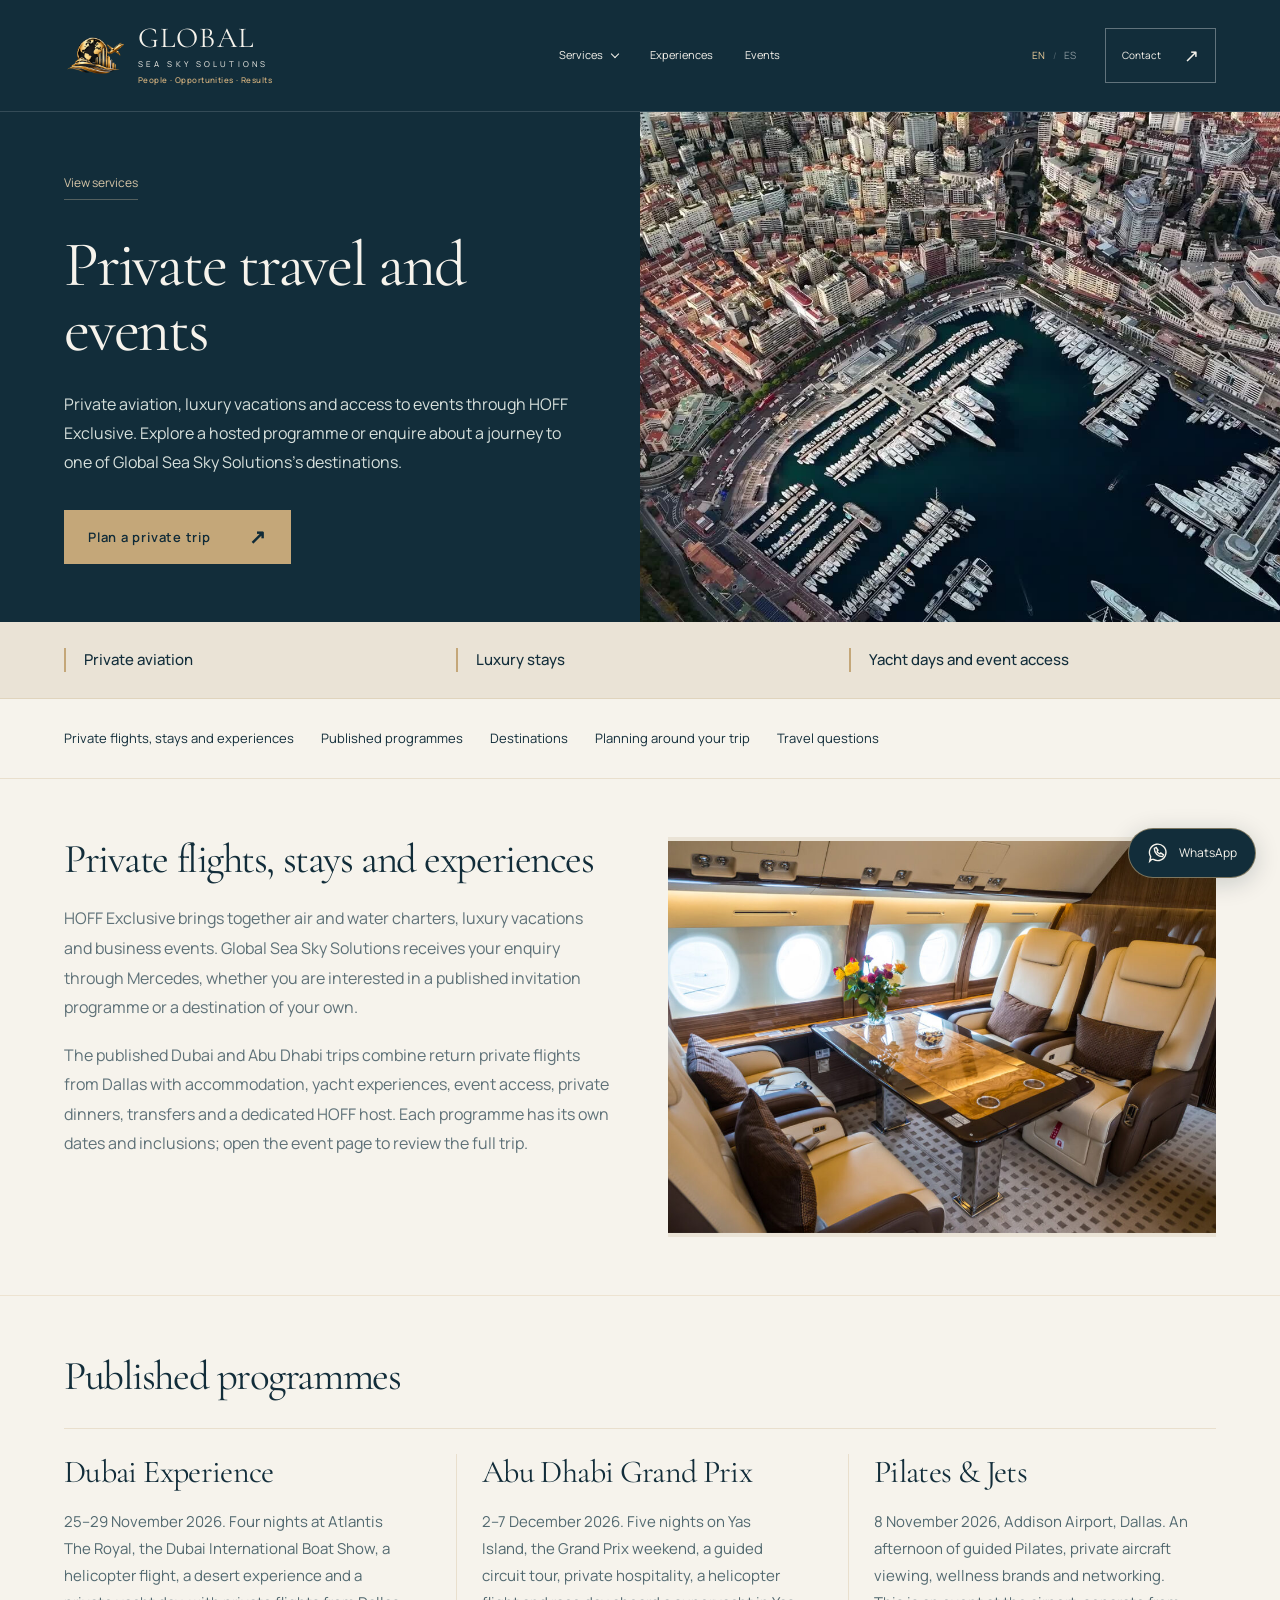
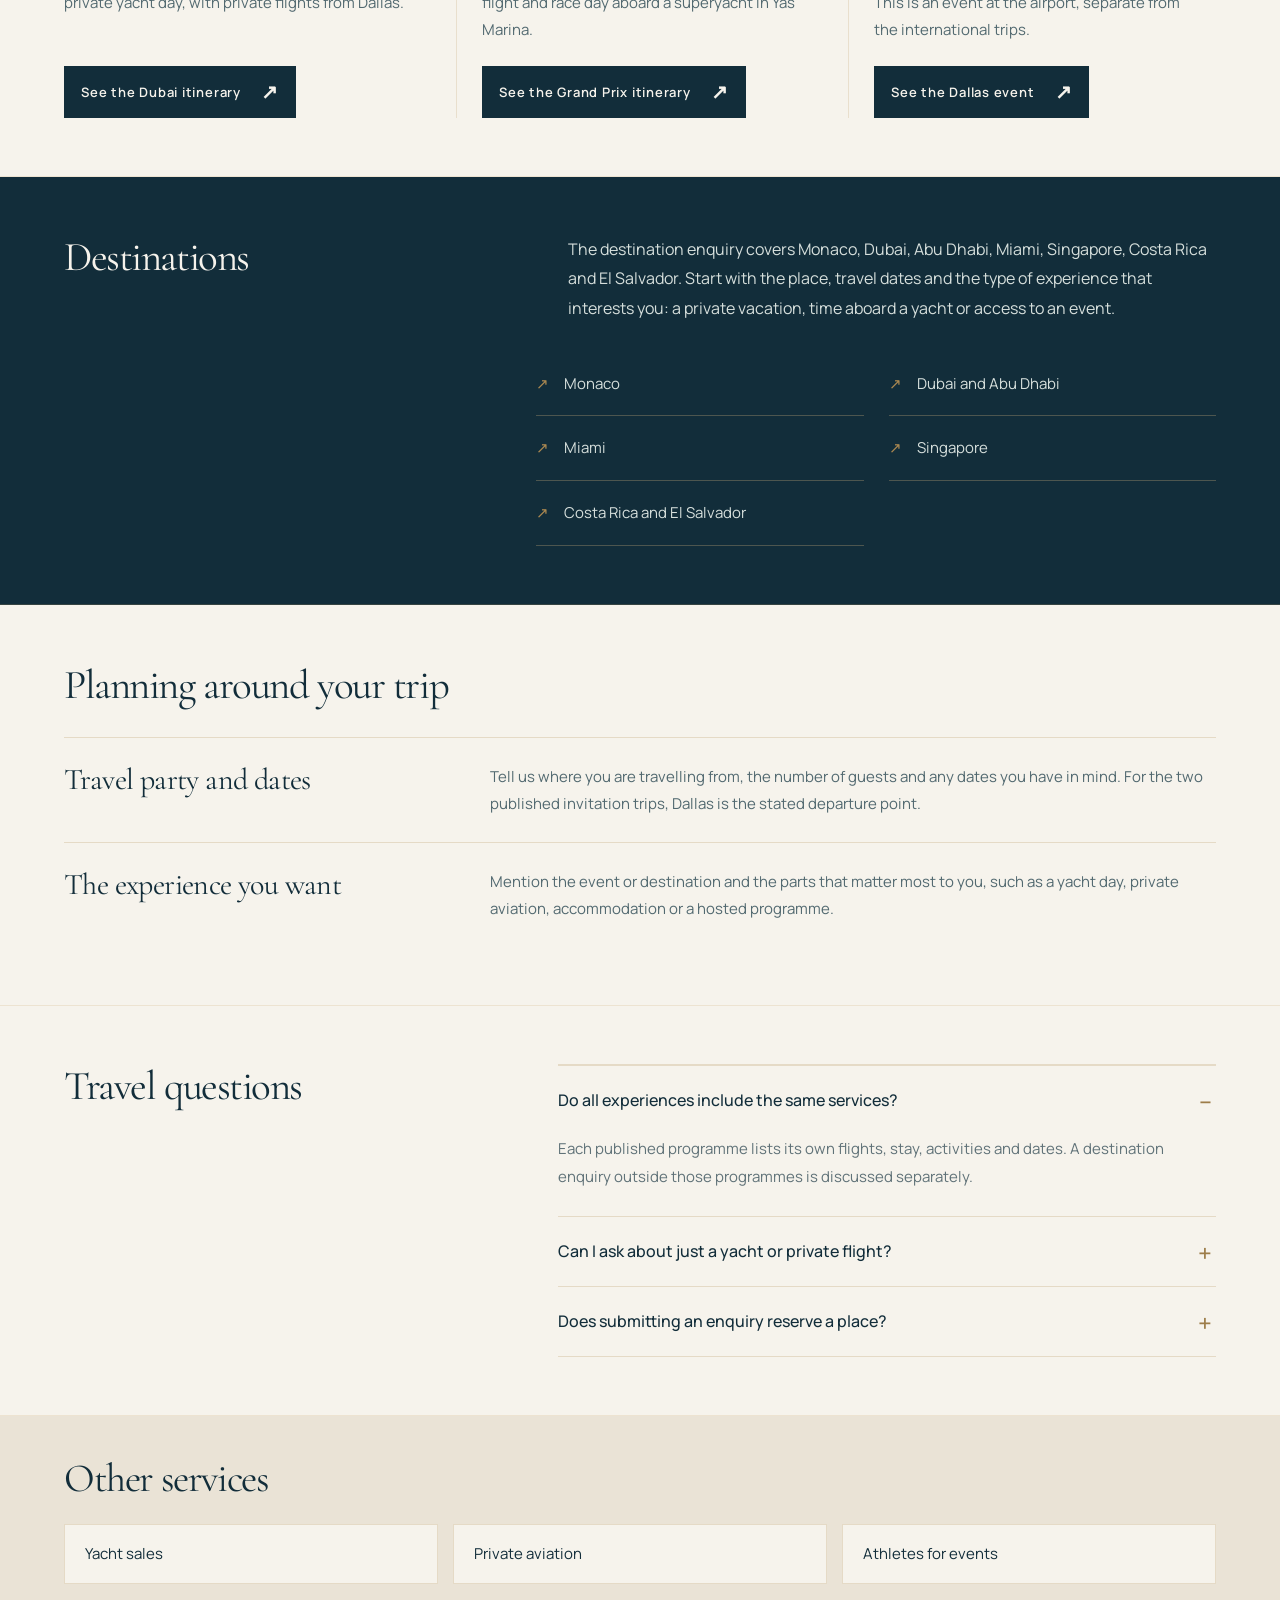
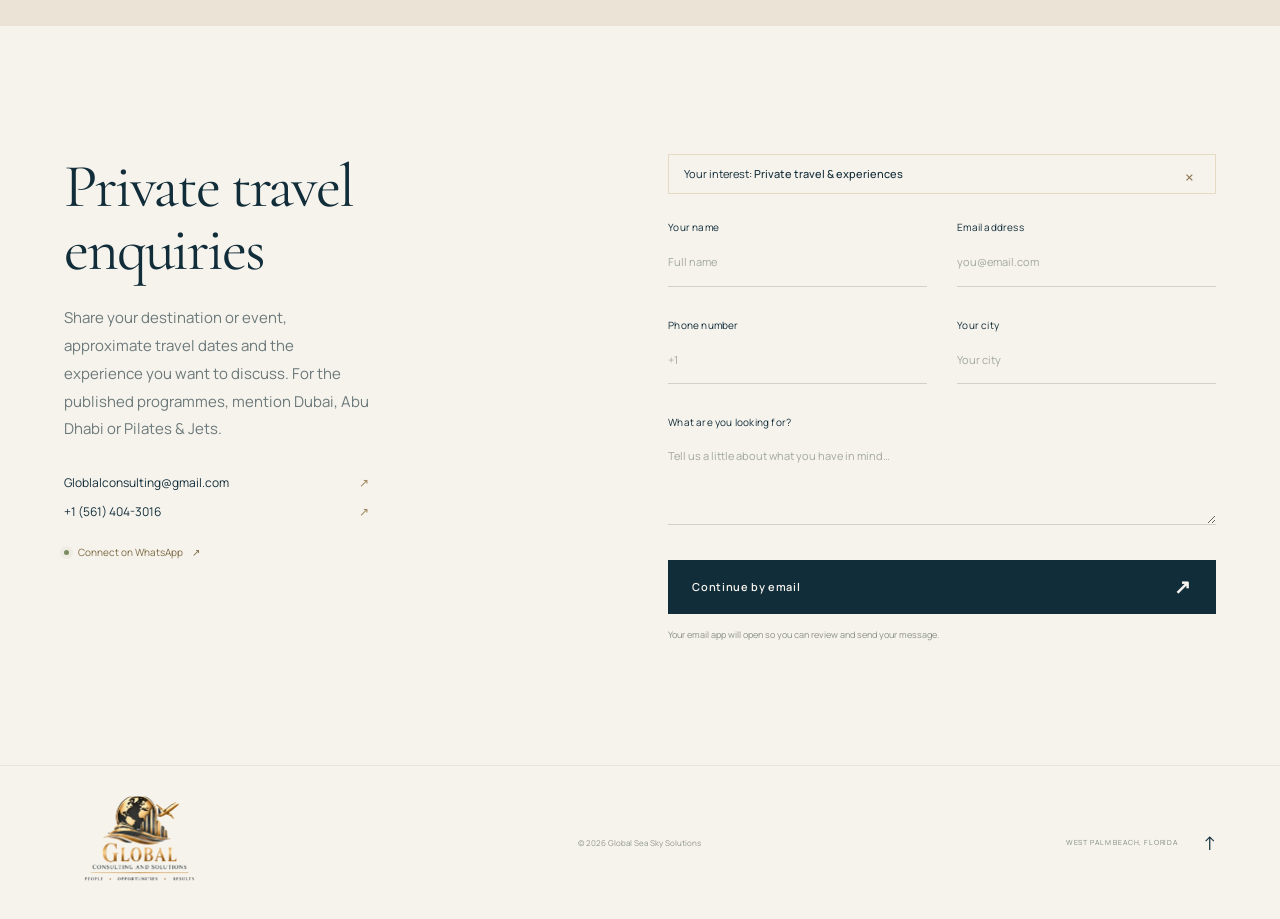
<file: services/private-travel/index.html>
<!doctype html>
<html lang="en">
<head>
  <meta charset="UTF-8">
  <meta name="viewport" content="width=device-width, initial-scale=1">
  <meta name="theme-color" content="#122d3a">
  <meta name="description" content="Private aviation, luxury vacations and access to events through HOFF Exclusive. Explore a hosted programme or enquire about a journey to one of Global Sea Sky Solutions’s destinations.">
  <title>Global Sea Sky Solutions — Private travel and events</title>
  <link rel="icon" type="image/png" href="/global-symbol-gold.png">
  <link rel="stylesheet" href="/fonts.css">
  <link rel="stylesheet" href="/styles.css?v=20261112-3">
  <script>window.GC_PAGE_TRANSLATIONS={"allServices": "Todos los servicios", "requestCall": "Solicitar una llamada", "pageEnquiry": "Planear un viaje privado", "whatsappDirect": "WhatsApp", "backServices": "Ver servicios", "included": "Qué incluye", "programme": "Programa", "eventEnquiry": "Consultar por este evento", "readDetails": "Ver detalles", "serviceDirectoryTitle": "Servicios", "serviceDirectoryLead": "Yates, aviación privada, inversiones, viajes, arte, SEABOB y atletas para eventos. Elegí el área que te interesa y consultá directamente con Mercedes.", "relatedServices": "Otros servicios", "officeTitle": "Oficina", "coverageTitle": "Cobertura", "tripOrigin": "Salida desde Dallas", "eventHost": "Organizado por HOFF Exclusive", "eventAvailability": "Consultá por la disponibilidad y los detalles de participación. El programa está sujeto a confirmación final de lugares y horarios.", "menu_invest": "Conexiones de inversión", "menu_yachts": "Venta de yates", "menu_aviation": "Aviación privada", "menu_realestate": "Inversión inmobiliaria", "menu_experiences": "Viajes privados y eventos", "menu_art": "Arte y relojería", "menu_watertoys": "Venta de SEABOB", "menu_athletes": "Atletas para eventos", "athleteBriefTitle": "Datos del evento", "briefEvent": "Evento", "briefEventBody": "La ocasión y su público", "briefPlace": "Ubicación", "briefPlaceBody": "Ciudad y lugar", "briefDate": "Fechas", "briefDateBody": "Una fecha o un período aproximado", "briefRole": "Participación", "briefRoleBody": "El atleta y el rol que querés conversar", "pageTitle": "Viajes privados y eventos", "pageLead": "Aviación privada, vacaciones de lujo y acceso a eventos a través de HOFF Exclusive. Conocé los programas con anfitrión o consultá por un viaje a alguno de los destinos de Global Sea Sky Solutions.", "contactTitle": "Consultas de viajes privados", "contactDescription": "Compartí tu destino o evento, las fechas aproximadas y la experiencia que querés conversar. Para los programas publicados, mencioná Dubái, Abu Dabi o Pilates & Jets.", "fact0": "Aviación privada", "fact1": "Estadías de lujo", "fact2": "Días de yate y acceso a eventos", "jump0": "Vuelos privados, estadías y experiencias", "jump1": "Programas publicados", "jump2": "Destinos", "jump3": "Tu viaje y tus preferencias", "jump4": "Preguntas sobre viajes", "section-1Title": "Vuelos privados, estadías y experiencias", "section-1P0": "HOFF Exclusive reúne charters aéreos y de yates, vacaciones de lujo y eventos de negocios. Global Sea Sky Solutions recibe tu consulta a través de Mercedes, tanto para un programa por invitación publicado como para un destino que quieras proponer.", "section-1P1": "Los viajes publicados de Dubái y Abu Dabi combinan vuelos privados desde Dallas con alojamiento, experiencias en yate, acceso a eventos, cenas privadas, traslados y un anfitrión de HOFF. Cada programa tiene fechas e inclusiones propias; abrí su página para conocer el viaje completo.", "section-2Title": "Programas publicados", "section-2Card0Title": "Dubai Experience", "section-2Card0Body": "25–29 de noviembre de 2026. Cuatro noches en Atlantis The Royal, Dubai International Boat Show, un vuelo en helicóptero, experiencia en el desierto y un día de yate privado, con vuelos privados desde Dallas.", "section-2Card0Action": "Ver el itinerario de Dubái", "section-2Card1Title": "Grand Prix de Abu Dabi", "section-2Card1Body": "2–7 de diciembre de 2026. Cinco noches en Yas Island, fin de semana del Grand Prix, visita guiada del circuito, hospitalidad privada, helicóptero y la carrera desde un superyate en Yas Marina.", "section-2Card1Action": "Ver el itinerario del Grand Prix", "section-2Card2Title": "Pilates & Jets", "section-2Card2Body": "8 de noviembre de 2026, Addison Airport, Dallas. Una tarde de Pilates guiado, visita de aeronaves privadas, marcas de bienestar y networking. Es un evento en el aeropuerto, independiente de los viajes internacionales.", "section-2Card2Action": "Ver el evento de Dallas", "section-3Title": "Destinos", "section-3Text": "Las consultas de destinos abarcan Mónaco, Dubái, Abu Dabi, Miami, Singapur, Costa Rica y El Salvador. Partí del lugar, las fechas y el tipo de experiencia que te interesa: vacaciones privadas, tiempo a bordo de un yate o acceso a un evento.", "section-3Item0": "Mónaco", "section-3Item1": "Dubái y Abu Dabi", "section-3Item2": "Miami", "section-3Item3": "Singapur", "section-3Item4": "Costa Rica y El Salvador", "section-4Title": "Tu viaje y tus preferencias", "section-4Card0Title": "Personas y fechas", "section-4Card0Body": "Contanos desde dónde viajás, cuántas personas son y qué fechas tenés en mente. En los dos viajes por invitación publicados, Dallas es el punto de salida indicado.", "section-4Card1Title": "La experiencia que buscás", "section-4Card1Body": "Mencioná el evento o destino y lo que más te interesa, como un día de yate, aviación privada, alojamiento o un programa con anfitrión.", "section-5Title": "Preguntas sobre viajes", "section-5Q0": "¿Todas las experiencias incluyen lo mismo?", "section-5A0": "Cada programa publicado detalla sus vuelos, estadía, actividades y fechas. Una consulta de destino fuera de esos programas se conversa por separado.", "section-5Q1": "¿Puedo consultar solo por un yate o un vuelo privado?", "section-5A1": "Sí. También podés consultar por separado por charter de yates o aviación privada. Describí el destino, la ruta y las fechas en tu mensaje.", "section-5Q2": "¿Enviar una consulta reserva un lugar?", "section-5A2": "El formulario inicia una consulta con Mercedes. La asistencia y la participación en el viaje se conversan directamente; la web no emite una confirmación de reserva."};</script><script src="/app.js?v=20261112-6" defer></script>
</head>
<body class="inner-page service-private-travel" data-page="detail" data-interest="experiences" data-title-en="Global Sea Sky Solutions — Private travel and events" data-title-es="Global Sea Sky Solutions — Viajes privados y eventos">
<a class="skip-link" href="#main" data-i18n="skip">Skip to content</a>
<header class="header" id="header">
  <a class="wordmark" href="/" aria-label="Global Sea Sky Solutions home">
    <img class="brand-symbol" src="/global-symbol-gold.png" alt="" aria-hidden="true" width="62" height="52" decoding="async">
    <span class="brand-lockup">GLOBAL<small>SEA SKY SOLUTIONS</small><span class="brand-tagline">People · Opportunities · Results</span></span>
  </a>
  <nav class="desktop-nav" aria-label="Main navigation"><details class="services-menu"><summary data-i18n="navExpertise">Services</summary><div class="services-dropdown"><a href="/services/investments/" data-i18n="menu_invest">Investment connections</a><a href="/services/yachts/" data-i18n="menu_yachts">Yacht sales</a><a href="/services/private-aviation/" data-i18n="menu_aviation">Private aviation</a><a href="/services/real-estate/" data-i18n="menu_realestate">Real estate investment</a><a href="/services/private-travel/" data-i18n="menu_experiences">Private travel and events</a><a href="/services/art-horology/" data-i18n="menu_art">Art and horology</a><a href="/services/seabob/" data-i18n="menu_watertoys">SEABOB sales</a><a href="/services/athletes/" data-i18n="menu_athletes">Athletes for events</a><a class="all-services" href="/services/" data-i18n="allServices">All services</a></div></details><a href="/services/private-travel/" data-i18n="navExperiences">Experiences</a><a href="/events/" data-i18n="navEvents">Events</a></nav>
  <div class="header-actions">
    <div class="language" aria-label="Language"><button class="active" data-lang="en" aria-pressed="true">EN</button><span>/</span><button data-lang="es" aria-pressed="false">ES</button></div>
    <a class="header-contact" href="/contact/"><span data-i18n="navContact">Contact</span><span aria-hidden="true">↗</span></a>
    <button class="menu-toggle" id="menu-toggle" aria-expanded="false" aria-controls="mobile-nav" aria-label="Open menu"><span></span><span></span></button>
  </div>
</header>
<nav class="mobile-nav" id="mobile-nav" aria-label="Mobile navigation" hidden><a href="/services/" data-i18n="navExpertise">Services</a><a href="/events/" data-i18n="navEvents">Events</a><a href="/contact/" data-i18n="navContact">Contact</a></nav>
<main id="main"><section class="detail-hero" id="home"><div class="detail-hero-copy"><a class="back-link" href="/services/" data-i18n="backServices">View services</a><h1 data-i18n="pageTitle">Private travel and events</h1><p data-i18n="pageLead">Private aviation, luxury vacations and access to events through HOFF Exclusive. Explore a hosted programme or enquire about a journey to one of Global Sea Sky Solutions’s destinations.</p><button class="button button-gold" data-intent="experiences"><span data-i18n="pageEnquiry">Plan a private trip</span><span aria-hidden="true">↗</span></button></div><div class="detail-hero-media"><img src="/monaco-marina.jpg" alt="Aerial view of Monaco harbour" data-alt-en="Aerial view of Monaco harbour" data-alt-es="Vista aérea del puerto de Mónaco" class="cover" loading="eager"></div></section><ul class="service-facts section-wrap"><li data-i18n="fact0">Private aviation</li><li data-i18n="fact1">Luxury stays</li><li data-i18n="fact2">Yacht days and event access</li></ul><nav class="page-sections section-wrap" aria-label="Page sections"><a href="#section-1" data-i18n="jump0">Private flights, stays and experiences</a><a href="#section-2" data-i18n="jump1">Published programmes</a><a href="#section-3" data-i18n="jump2">Destinations</a><a href="#section-4" data-i18n="jump3">Planning around your trip</a><a href="#section-5" data-i18n="jump4">Travel questions</a></nav><section class="content-section section-wrap content-layout-media" id="section-1"><div class="section-introduction"><h2 data-i18n="section-1Title">Private flights, stays and experiences</h2><div class="section-description"><p class="section-body" data-i18n="section-1P0">HOFF Exclusive brings together air and water charters, luxury vacations and business events. Global Sea Sky Solutions receives your enquiry through Mercedes, whether you are interested in a published invitation programme or a destination of your own.</p><p class="section-body" data-i18n="section-1P1">The published Dubai and Abu Dhabi trips combine return private flights from Dallas with accommodation, yacht experiences, event access, private dinners, transfers and a dedicated HOFF host. Each programme has its own dates and inclusions; open the event page to review the full trip.</p></div></div><figure class="section-visual"><img class="cover" src="/aviation-cabin.jpg" alt="Private aircraft cabin" data-alt-en="Private aircraft cabin" data-alt-es="Cabina de aeronave privada" loading="lazy"></figure></section><section class="content-section section-wrap content-layout-editorial" id="section-2"><div class="section-introduction"><h2 data-i18n="section-2Title">Published programmes</h2><div class="section-description"></div></div><div class="detail-grid"><article class="detail-block"><div class="detail-block-copy"><h3 data-i18n="section-2Card0Title">Dubai Experience</h3><p data-i18n="section-2Card0Body">25–29 November 2026. Four nights at Atlantis The Royal, the Dubai International Boat Show, a helicopter flight, a desert experience and a private yacht day, with private flights from Dallas.</p><a class="button button-dark" href="/events/dubai-experience/"><span data-i18n="section-2Card0Action">See the Dubai itinerary</span><span aria-hidden="true">↗</span></a></div></article><article class="detail-block"><div class="detail-block-copy"><h3 data-i18n="section-2Card1Title">Abu Dhabi Grand Prix</h3><p data-i18n="section-2Card1Body">2–7 December 2026. Five nights on Yas Island, the Grand Prix weekend, a guided circuit tour, private hospitality, a helicopter flight and race day aboard a superyacht in Yas Marina.</p><a class="button button-dark" href="/events/abu-dhabi-grand-prix/"><span data-i18n="section-2Card1Action">See the Grand Prix itinerary</span><span aria-hidden="true">↗</span></a></div></article><article class="detail-block"><div class="detail-block-copy"><h3 data-i18n="section-2Card2Title">Pilates & Jets</h3><p data-i18n="section-2Card2Body">8 November 2026, Addison Airport, Dallas. An afternoon of guided Pilates, private aircraft viewing, wellness brands and networking. This is an event at the airport, separate from the international trips.</p><a class="button button-dark" href="/events/pilates-jets-dallas/"><span data-i18n="section-2Card2Action">See the Dallas event</span><span aria-hidden="true">↗</span></a></div></article></div></section><section class="content-section section-wrap content-layout-band" id="section-3"><div class="section-introduction"><h2 data-i18n="section-3Title">Destinations</h2><div class="section-description"><p class="section-body" data-i18n="section-3Text">The destination enquiry covers Monaco, Dubai, Abu Dhabi, Miami, Singapore, Costa Rica and El Salvador. Start with the place, travel dates and the type of experience that interests you: a private vacation, time aboard a yacht or access to an event.</p></div></div><ul class="feature-list"><li data-i18n="section-3Item0">Monaco</li><li data-i18n="section-3Item1">Dubai and Abu Dhabi</li><li data-i18n="section-3Item2">Miami</li><li data-i18n="section-3Item3">Singapore</li><li data-i18n="section-3Item4">Costa Rica and El Salvador</li></ul></section><section class="content-section section-wrap content-layout-rows" id="section-4"><div class="section-introduction"><h2 data-i18n="section-4Title">Planning around your trip</h2><div class="section-description"></div></div><div class="detail-grid"><article class="detail-block"><div class="detail-block-copy"><h3 data-i18n="section-4Card0Title">Travel party and dates</h3><p data-i18n="section-4Card0Body">Tell us where you are travelling from, the number of guests and any dates you have in mind. For the two published invitation trips, Dallas is the stated departure point.</p></div></article><article class="detail-block"><div class="detail-block-copy"><h3 data-i18n="section-4Card1Title">The experience you want</h3><p data-i18n="section-4Card1Body">Mention the event or destination and the parts that matter most to you, such as a yacht day, private aviation, accommodation or a hosted programme.</p></div></article></div></section><section class="content-section section-wrap content-layout-faq" id="section-5"><div class="section-introduction"><h2 data-i18n="section-5Title">Travel questions</h2><div class="section-description"></div></div><div class="faq-list"><details class="faq-item" open><summary data-i18n="section-5Q0">Do all experiences include the same services?</summary><p data-i18n="section-5A0">Each published programme lists its own flights, stay, activities and dates. A destination enquiry outside those programmes is discussed separately.</p></details><details class="faq-item"><summary data-i18n="section-5Q1">Can I ask about just a yacht or private flight?</summary><p data-i18n="section-5A1">Yes. Yacht charter and private aviation enquiries are also available as separate interests. Describe the destination, route and dates in your message.</p></details><details class="faq-item"><summary data-i18n="section-5Q2">Does submitting an enquiry reserve a place?</summary><p data-i18n="section-5A2">The form starts an enquiry with Mercedes. Attendance and trip participation are discussed directly; the website does not issue a booking confirmation.</p></details></div></section><section class="related-section section-wrap"><h2 data-i18n="relatedServices">Other services</h2><div class="related-links"><a href="/services/yachts/" data-i18n="menu_yachts">Yacht sales</a><a href="/services/private-aviation/" data-i18n="menu_aviation">Private aviation</a><a href="/services/athletes/" data-i18n="menu_athletes">Athletes for events</a></div></section>  <section class="contact section-wrap" id="contact" aria-labelledby="contact-title">
    <div class="contact-copy reveal"><h2 id="contact-title" data-i18n="contactTitle">Private travel enquiries</h2><p data-i18n="contactDescription">Share your destination or event, approximate travel dates and the experience you want to discuss. For the published programmes, mention Dubai, Abu Dhabi or Pilates & Jets.</p><a class="contact-detail" href="mailto:Globlalconsulting@gmail.com">Globlalconsulting@gmail.com<span aria-hidden="true">↗</span></a><a class="contact-detail" href="tel:+15614043016">+1 (561) 404-3016<span aria-hidden="true">↗</span></a><a class="whatsapp-link" href="https://wa.me/15614043016" target="_blank" rel="noopener"><span class="status-dot"></span><span data-i18n="whatsapp">Connect on WhatsApp</span><span aria-hidden="true">↗</span></a></div>
    <form class="contact-form reveal" id="contact-form"><p class="interest-line" id="interest-line" hidden><span data-i18n="interestLabel">Your interest:</span> <strong id="interest-name"></strong><button type="button" id="clear-interest" aria-label="Clear selected interest">×</button></p><input type="hidden" name="interest" id="interest"><div class="form-row"><label><span data-i18n="nameLabel">Your name</span><input id="name" name="name" autocomplete="name" required placeholder="Full name" data-placeholder="namePlaceholder"></label><label><span data-i18n="emailLabel">Email address</span><input name="email" type="email" autocomplete="email" required placeholder="you@email.com"></label></div><div class="form-row"><label><span data-i18n="phoneLabel">Phone number</span><input name="phone" type="tel" autocomplete="tel" required placeholder="+1"></label><label><span data-i18n="cityLabel">Your city</span><input name="city" autocomplete="address-level2" required placeholder="City, country" data-placeholder="cityPlaceholder"></label></div><label><span data-i18n="messageLabel">What are you looking for?</span><textarea id="message" name="message" rows="3" required placeholder="Tell us a little about what you have in mind…" data-placeholder="messagePlaceholder"></textarea></label><button class="button button-dark form-submit" type="submit"><span data-i18n="submit">Continue by email</span><span aria-hidden="true">↗</span></button><p class="form-note" data-i18n="formNote">Your email app will open so you can review and send your message.</p><p class="form-status" id="form-status" role="status"></p></form>
  </section>
</main>
<footer class="footer"><a class="footer-brand" href="/contact/" aria-label="Global Consulting and Solutions"><img class="full-brand-logo" src="/global-consulting-logo.jpg" alt="Global Consulting and Solutions — People, Opportunities, Results" width="1206" height="742" loading="lazy" decoding="async"></a><p>© 2026 Global Sea Sky Solutions</p><div><span data-i18n="footerLocation">WEST PALM BEACH, FLORIDA</span><a href="#home" aria-label="Back to top">↑</a></div></footer>
<dialog class="service-dialog" id="service-dialog" aria-labelledby="dialog-title"><button class="dialog-close" id="dialog-close" aria-label="Close details">×</button><div class="dialog-photo" id="dialog-photo"></div><div class="dialog-content"><h2 id="dialog-title"></h2><p id="dialog-description"></p><ul id="dialog-points"></ul><button class="button button-dark" id="dialog-contact"><span data-i18n="dialogAction">Discuss your interest</span><span aria-hidden="true">↗</span></button></div></dialog>
<a class="floating-contact" href="https://wa.me/15614043016" target="_blank" rel="noopener" aria-label="WhatsApp Mercedes Pilla"><svg viewBox="0 0 24 24" aria-hidden="true"><path d="M5 19l-2 2 1-5a9 9 0 1 1 3 3Z"/><path d="M8 7c0 5 4 9 9 9l1-2-3-2-1 1c-2-1-3-2-3-3l1-1-2-3Z"/></svg><span>WhatsApp</span></a></body>
</html>
</file>
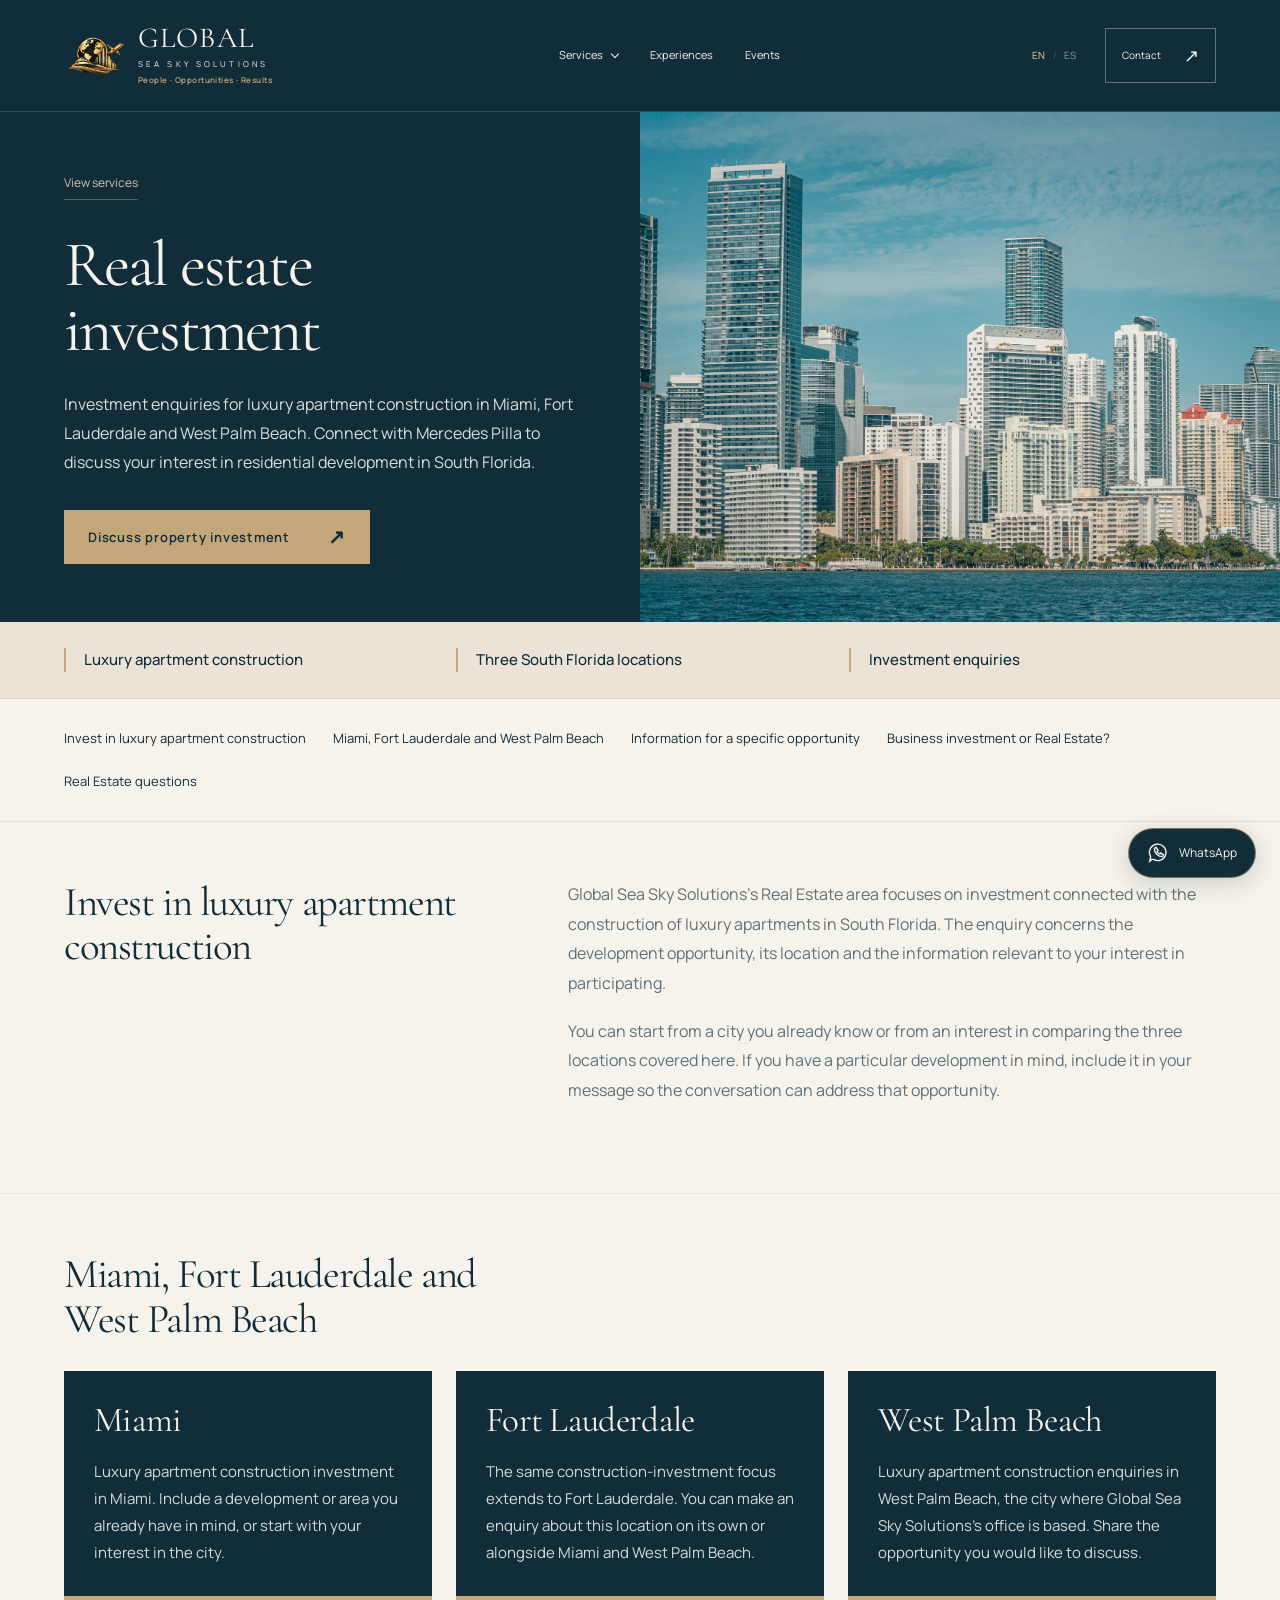
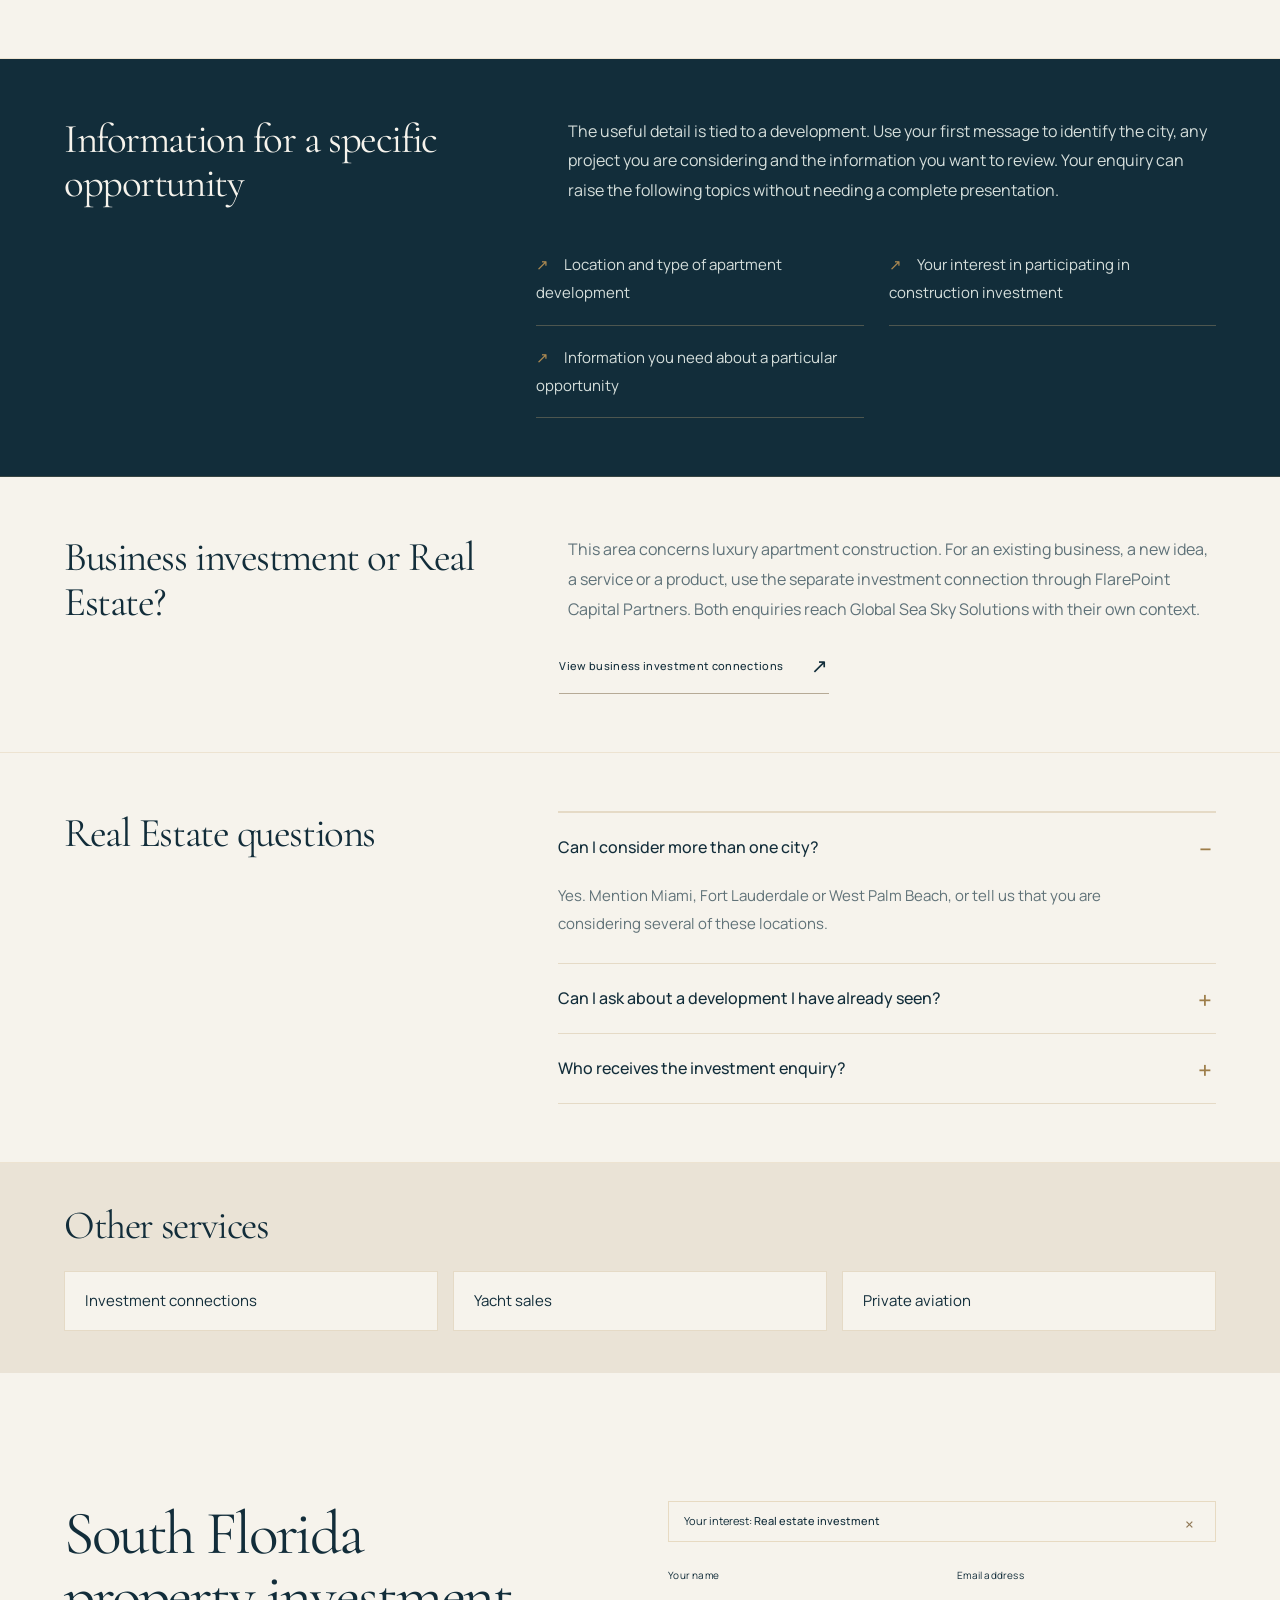
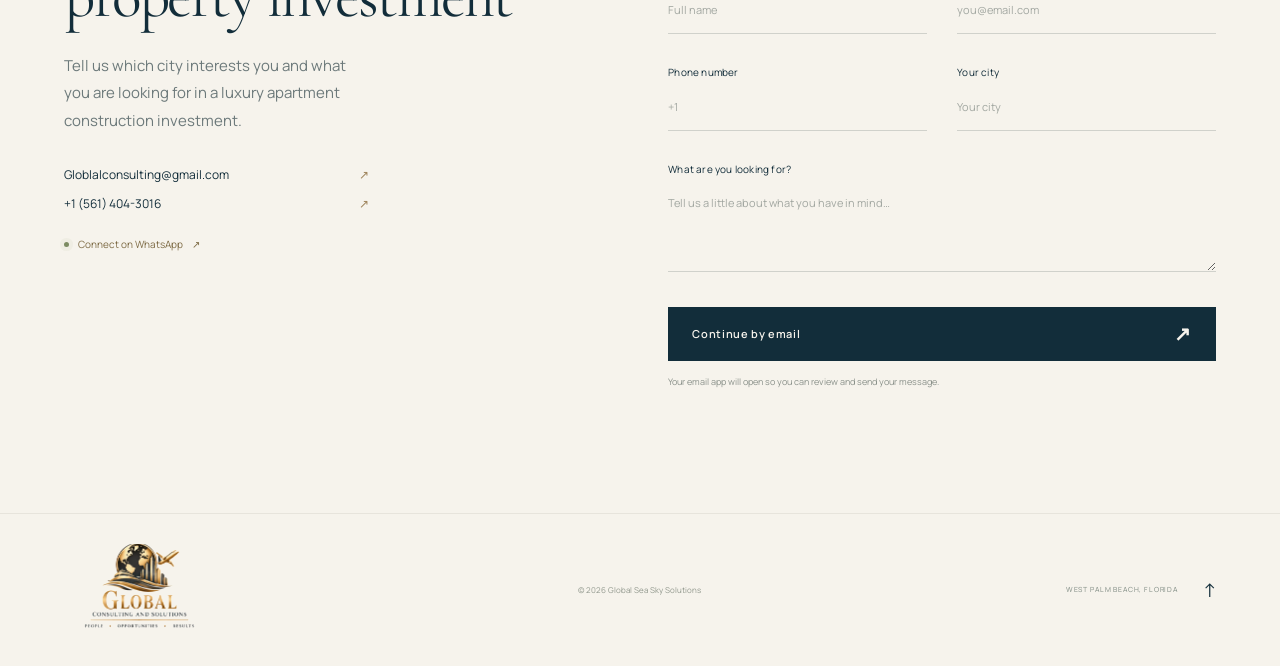
<file: services/real-estate/index.html>
<!doctype html>
<html lang="en">
<head>
  <meta charset="UTF-8">
  <meta name="viewport" content="width=device-width, initial-scale=1">
  <meta name="theme-color" content="#122d3a">
  <meta name="description" content="Investment enquiries for luxury apartment construction in Miami, Fort Lauderdale and West Palm Beach. Connect with Mercedes Pilla to discuss your interest in residential development in South Florida.">
  <title>Global Sea Sky Solutions — Real estate investment</title>
  <link rel="icon" type="image/png" href="/global-symbol-gold.png">
  <link rel="stylesheet" href="/fonts.css">
  <link rel="stylesheet" href="/styles.css?v=20261112-3">
  <script>window.GC_PAGE_TRANSLATIONS={"allServices": "Todos los servicios", "requestCall": "Solicitar una llamada", "pageEnquiry": "Consultar por inversión inmobiliaria", "whatsappDirect": "WhatsApp", "backServices": "Ver servicios", "included": "Qué incluye", "programme": "Programa", "eventEnquiry": "Consultar por este evento", "readDetails": "Ver detalles", "serviceDirectoryTitle": "Servicios", "serviceDirectoryLead": "Yates, aviación privada, inversiones, viajes, arte, SEABOB y atletas para eventos. Elegí el área que te interesa y consultá directamente con Mercedes.", "relatedServices": "Otros servicios", "officeTitle": "Oficina", "coverageTitle": "Cobertura", "tripOrigin": "Salida desde Dallas", "eventHost": "Organizado por HOFF Exclusive", "eventAvailability": "Consultá por la disponibilidad y los detalles de participación. El programa está sujeto a confirmación final de lugares y horarios.", "menu_invest": "Conexiones de inversión", "menu_yachts": "Venta de yates", "menu_aviation": "Aviación privada", "menu_realestate": "Inversión inmobiliaria", "menu_experiences": "Viajes privados y eventos", "menu_art": "Arte y relojería", "menu_watertoys": "Venta de SEABOB", "menu_athletes": "Atletas para eventos", "athleteBriefTitle": "Datos del evento", "briefEvent": "Evento", "briefEventBody": "La ocasión y su público", "briefPlace": "Ubicación", "briefPlaceBody": "Ciudad y lugar", "briefDate": "Fechas", "briefDateBody": "Una fecha o un período aproximado", "briefRole": "Participación", "briefRoleBody": "El atleta y el rol que querés conversar", "pageTitle": "Inversión inmobiliaria", "pageLead": "Consultas de inversión para construcción de apartamentos de lujo en Miami, Fort Lauderdale y West Palm Beach. Conectá con Mercedes Pilla para conversar sobre tu interés en desarrollos residenciales del sur de Florida.", "contactTitle": "Inversión inmobiliaria en el sur de Florida", "contactDescription": "Contanos qué ciudad te interesa y qué estás buscando en una inversión para construcción de apartamentos de lujo.", "fact0": "Construcción de apartamentos de lujo", "fact1": "Tres ciudades del sur de Florida", "fact2": "Consultas de inversión", "jump0": "Inversión en construcción de apartamentos de lujo", "jump1": "Miami, Fort Lauderdale y West Palm Beach", "jump2": "Información de una oportunidad concreta", "jump3": "¿Inversión en negocios o Real Estate?", "jump4": "Preguntas sobre Real Estate", "section-1Title": "Inversión en construcción de apartamentos de lujo", "section-1P0": "El área de Real Estate de Global Sea Sky Solutions se enfoca en inversiones vinculadas con la construcción de apartamentos de lujo en el sur de Florida. La consulta se centra en el desarrollo, su ubicación y la información relevante para tu interés en participar.", "section-1P1": "Podés partir de una ciudad que ya conocés o del interés en comparar las tres ubicaciones que se presentan aquí. Si tenés un desarrollo concreto en mente, mencioná cuál es para centrar la conversación en esa oportunidad.", "section-2Title": "Miami, Fort Lauderdale y West Palm Beach", "section-2Card0Title": "Miami", "section-2Card0Body": "Inversión en construcción de apartamentos de lujo en Miami. Indicá un desarrollo o una zona que ya tengas en mente, o partí de tu interés en la ciudad.", "section-2Card1Title": "Fort Lauderdale", "section-2Card1Body": "El mismo enfoque de inversión en construcción abarca Fort Lauderdale. Podés consultar por esta ubicación o considerarla junto con Miami y West Palm Beach.", "section-2Card2Title": "West Palm Beach", "section-2Card2Body": "Consultas de construcción de apartamentos de lujo en West Palm Beach, la ciudad donde está la oficina de Global Sea Sky Solutions. Compartí la oportunidad que te interesa conversar.", "section-3Title": "Información de una oportunidad concreta", "section-3Text": "La información útil depende de un desarrollo concreto. En el primer mensaje podés indicar la ciudad, el proyecto que estés considerando y qué información querés revisar. Podés plantear estos temas sin preparar una presentación completa.", "section-3Item0": "Ubicación y tipo de desarrollo de apartamentos", "section-3Item1": "Tu interés en participar en una inversión de construcción", "section-3Item2": "Información que necesitás de una oportunidad concreta", "section-4Title": "¿Inversión en negocios o Real Estate?", "section-4Text": "Esta área se refiere a la construcción de apartamentos de lujo. Para un negocio en marcha, una idea nueva, un servicio o un producto, usá la conexión de inversión con FlarePoint Capital Partners. Ambas consultas llegan a Global Sea Sky Solutions con su contexto correspondiente.", "section-4Link": "Ver conexiones de inversión en negocios", "section-5Title": "Preguntas sobre Real Estate", "section-5Q0": "¿Puedo considerar más de una ciudad?", "section-5A0": "Sí. Indicá Miami, Fort Lauderdale o West Palm Beach, o contanos si estás considerando varias de estas ubicaciones.", "section-5Q1": "¿Puedo consultar por un desarrollo que ya vi?", "section-5A1": "Sí. Compartí su nombre o una breve descripción y la ciudad. Los detalles del proyecto y la participación se conversan según la oportunidad que indiques.", "section-5Q2": "¿Quién recibe la consulta de inversión?", "section-5A2": "Mercedes Pilla es el contacto en Global Sea Sky Solutions."};</script><script src="/app.js?v=20261112-6" defer></script>
</head>
<body class="inner-page service-real-estate" data-page="detail" data-interest="realestate" data-title-en="Global Sea Sky Solutions — Real estate investment" data-title-es="Global Sea Sky Solutions — Inversión inmobiliaria">
<a class="skip-link" href="#main" data-i18n="skip">Skip to content</a>
<header class="header" id="header">
  <a class="wordmark" href="/" aria-label="Global Sea Sky Solutions home">
    <img class="brand-symbol" src="/global-symbol-gold.png" alt="" aria-hidden="true" width="62" height="52" decoding="async">
    <span class="brand-lockup">GLOBAL<small>SEA SKY SOLUTIONS</small><span class="brand-tagline">People · Opportunities · Results</span></span>
  </a>
  <nav class="desktop-nav" aria-label="Main navigation"><details class="services-menu"><summary data-i18n="navExpertise">Services</summary><div class="services-dropdown"><a href="/services/investments/" data-i18n="menu_invest">Investment connections</a><a href="/services/yachts/" data-i18n="menu_yachts">Yacht sales</a><a href="/services/private-aviation/" data-i18n="menu_aviation">Private aviation</a><a href="/services/real-estate/" data-i18n="menu_realestate">Real estate investment</a><a href="/services/private-travel/" data-i18n="menu_experiences">Private travel and events</a><a href="/services/art-horology/" data-i18n="menu_art">Art and horology</a><a href="/services/seabob/" data-i18n="menu_watertoys">SEABOB sales</a><a href="/services/athletes/" data-i18n="menu_athletes">Athletes for events</a><a class="all-services" href="/services/" data-i18n="allServices">All services</a></div></details><a href="/services/private-travel/" data-i18n="navExperiences">Experiences</a><a href="/events/" data-i18n="navEvents">Events</a></nav>
  <div class="header-actions">
    <div class="language" aria-label="Language"><button class="active" data-lang="en" aria-pressed="true">EN</button><span>/</span><button data-lang="es" aria-pressed="false">ES</button></div>
    <a class="header-contact" href="/contact/"><span data-i18n="navContact">Contact</span><span aria-hidden="true">↗</span></a>
    <button class="menu-toggle" id="menu-toggle" aria-expanded="false" aria-controls="mobile-nav" aria-label="Open menu"><span></span><span></span></button>
  </div>
</header>
<nav class="mobile-nav" id="mobile-nav" aria-label="Mobile navigation" hidden><a href="/services/" data-i18n="navExpertise">Services</a><a href="/events/" data-i18n="navEvents">Events</a><a href="/contact/" data-i18n="navContact">Contact</a></nav>
<main id="main"><section class="detail-hero" id="home"><div class="detail-hero-copy"><a class="back-link" href="/services/" data-i18n="backServices">View services</a><h1 data-i18n="pageTitle">Real estate investment</h1><p data-i18n="pageLead">Investment enquiries for luxury apartment construction in Miami, Fort Lauderdale and West Palm Beach. Connect with Mercedes Pilla to discuss your interest in residential development in South Florida.</p><button class="button button-gold" data-intent="realestate"><span data-i18n="pageEnquiry">Discuss property investment</span><span aria-hidden="true">↗</span></button></div><div class="detail-hero-media"><img src="/miami-waterfront.jpg" alt="Miami residential towers along Biscayne Bay" data-alt-en="Miami residential towers along Biscayne Bay" data-alt-es="Torres residenciales de Miami junto a Biscayne Bay" class="cover" loading="eager"></div></section><ul class="service-facts section-wrap"><li data-i18n="fact0">Luxury apartment construction</li><li data-i18n="fact1">Three South Florida locations</li><li data-i18n="fact2">Investment enquiries</li></ul><nav class="page-sections section-wrap" aria-label="Page sections"><a href="#section-1" data-i18n="jump0">Invest in luxury apartment construction</a><a href="#section-2" data-i18n="jump1">Miami, Fort Lauderdale and West Palm Beach</a><a href="#section-3" data-i18n="jump2">Information for a specific opportunity</a><a href="#section-4" data-i18n="jump3">Business investment or Real Estate?</a><a href="#section-5" data-i18n="jump4">Real Estate questions</a></nav><section class="content-section section-wrap content-layout-editorial" id="section-1"><div class="section-introduction"><h2 data-i18n="section-1Title">Invest in luxury apartment construction</h2><div class="section-description"><p class="section-body" data-i18n="section-1P0">Global Sea Sky Solutions’s Real Estate area focuses on investment connected with the construction of luxury apartments in South Florida. The enquiry concerns the development opportunity, its location and the information relevant to your interest in participating.</p><p class="section-body" data-i18n="section-1P1">You can start from a city you already know or from an interest in comparing the three locations covered here. If you have a particular development in mind, include it in your message so the conversation can address that opportunity.</p></div></div></section><section class="content-section section-wrap content-layout-cities" id="section-2"><div class="section-introduction"><h2 data-i18n="section-2Title">Miami, Fort Lauderdale and West Palm Beach</h2><div class="section-description"></div></div><div class="detail-grid"><article class="detail-block"><div class="detail-block-copy"><h3 data-i18n="section-2Card0Title">Miami</h3><p data-i18n="section-2Card0Body">Luxury apartment construction investment in Miami. Include a development or area you already have in mind, or start with your interest in the city.</p></div></article><article class="detail-block"><div class="detail-block-copy"><h3 data-i18n="section-2Card1Title">Fort Lauderdale</h3><p data-i18n="section-2Card1Body">The same construction-investment focus extends to Fort Lauderdale. You can make an enquiry about this location on its own or alongside Miami and West Palm Beach.</p></div></article><article class="detail-block"><div class="detail-block-copy"><h3 data-i18n="section-2Card2Title">West Palm Beach</h3><p data-i18n="section-2Card2Body">Luxury apartment construction enquiries in West Palm Beach, the city where Global Sea Sky Solutions’s office is based. Share the opportunity you would like to discuss.</p></div></article></div></section><section class="content-section section-wrap content-layout-band" id="section-3"><div class="section-introduction"><h2 data-i18n="section-3Title">Information for a specific opportunity</h2><div class="section-description"><p class="section-body" data-i18n="section-3Text">The useful detail is tied to a development. Use your first message to identify the city, any project you are considering and the information you want to review. Your enquiry can raise the following topics without needing a complete presentation.</p></div></div><ul class="feature-list"><li data-i18n="section-3Item0">Location and type of apartment development</li><li data-i18n="section-3Item1">Your interest in participating in construction investment</li><li data-i18n="section-3Item2">Information you need about a particular opportunity</li></ul></section><section class="content-section section-wrap content-layout-compact" id="section-4"><div class="section-introduction"><h2 data-i18n="section-4Title">Business investment or Real Estate?</h2><div class="section-description"><p class="section-body" data-i18n="section-4Text">This area concerns luxury apartment construction. For an existing business, a new idea, a service or a product, use the separate investment connection through FlarePoint Capital Partners. Both enquiries reach Global Sea Sky Solutions with their own context.</p></div></div><a class="text-link section-action" href="/services/investments/"><span data-i18n="section-4Link">View business investment connections</span><span aria-hidden="true">↗</span></a></section><section class="content-section section-wrap content-layout-faq" id="section-5"><div class="section-introduction"><h2 data-i18n="section-5Title">Real Estate questions</h2><div class="section-description"></div></div><div class="faq-list"><details class="faq-item" open><summary data-i18n="section-5Q0">Can I consider more than one city?</summary><p data-i18n="section-5A0">Yes. Mention Miami, Fort Lauderdale or West Palm Beach, or tell us that you are considering several of these locations.</p></details><details class="faq-item"><summary data-i18n="section-5Q1">Can I ask about a development I have already seen?</summary><p data-i18n="section-5A1">Yes. Share its name or a short description and the city. Project details and participation are discussed for the opportunity you identify.</p></details><details class="faq-item"><summary data-i18n="section-5Q2">Who receives the investment enquiry?</summary><p data-i18n="section-5A2">Mercedes Pilla is the point of contact at Global Sea Sky Solutions.</p></details></div></section><section class="related-section section-wrap"><h2 data-i18n="relatedServices">Other services</h2><div class="related-links"><a href="/services/investments/" data-i18n="menu_invest">Investment connections</a><a href="/services/yachts/" data-i18n="menu_yachts">Yacht sales</a><a href="/services/private-aviation/" data-i18n="menu_aviation">Private aviation</a></div></section>  <section class="contact section-wrap" id="contact" aria-labelledby="contact-title">
    <div class="contact-copy reveal"><h2 id="contact-title" data-i18n="contactTitle">South Florida property investment</h2><p data-i18n="contactDescription">Tell us which city interests you and what you are looking for in a luxury apartment construction investment.</p><a class="contact-detail" href="mailto:Globlalconsulting@gmail.com">Globlalconsulting@gmail.com<span aria-hidden="true">↗</span></a><a class="contact-detail" href="tel:+15614043016">+1 (561) 404-3016<span aria-hidden="true">↗</span></a><a class="whatsapp-link" href="https://wa.me/15614043016" target="_blank" rel="noopener"><span class="status-dot"></span><span data-i18n="whatsapp">Connect on WhatsApp</span><span aria-hidden="true">↗</span></a></div>
    <form class="contact-form reveal" id="contact-form"><p class="interest-line" id="interest-line" hidden><span data-i18n="interestLabel">Your interest:</span> <strong id="interest-name"></strong><button type="button" id="clear-interest" aria-label="Clear selected interest">×</button></p><input type="hidden" name="interest" id="interest"><div class="form-row"><label><span data-i18n="nameLabel">Your name</span><input id="name" name="name" autocomplete="name" required placeholder="Full name" data-placeholder="namePlaceholder"></label><label><span data-i18n="emailLabel">Email address</span><input name="email" type="email" autocomplete="email" required placeholder="you@email.com"></label></div><div class="form-row"><label><span data-i18n="phoneLabel">Phone number</span><input name="phone" type="tel" autocomplete="tel" required placeholder="+1"></label><label><span data-i18n="cityLabel">Your city</span><input name="city" autocomplete="address-level2" required placeholder="City, country" data-placeholder="cityPlaceholder"></label></div><label><span data-i18n="messageLabel">What are you looking for?</span><textarea id="message" name="message" rows="3" required placeholder="Tell us a little about what you have in mind…" data-placeholder="messagePlaceholder"></textarea></label><button class="button button-dark form-submit" type="submit"><span data-i18n="submit">Continue by email</span><span aria-hidden="true">↗</span></button><p class="form-note" data-i18n="formNote">Your email app will open so you can review and send your message.</p><p class="form-status" id="form-status" role="status"></p></form>
  </section>
</main>
<footer class="footer"><a class="footer-brand" href="/contact/" aria-label="Global Consulting and Solutions"><img class="full-brand-logo" src="/global-consulting-logo.jpg" alt="Global Consulting and Solutions — People, Opportunities, Results" width="1206" height="742" loading="lazy" decoding="async"></a><p>© 2026 Global Sea Sky Solutions</p><div><span data-i18n="footerLocation">WEST PALM BEACH, FLORIDA</span><a href="#home" aria-label="Back to top">↑</a></div></footer>
<dialog class="service-dialog" id="service-dialog" aria-labelledby="dialog-title"><button class="dialog-close" id="dialog-close" aria-label="Close details">×</button><div class="dialog-photo" id="dialog-photo"></div><div class="dialog-content"><h2 id="dialog-title"></h2><p id="dialog-description"></p><ul id="dialog-points"></ul><button class="button button-dark" id="dialog-contact"><span data-i18n="dialogAction">Discuss your interest</span><span aria-hidden="true">↗</span></button></div></dialog>
<a class="floating-contact" href="https://wa.me/15614043016" target="_blank" rel="noopener" aria-label="WhatsApp Mercedes Pilla"><svg viewBox="0 0 24 24" aria-hidden="true"><path d="M5 19l-2 2 1-5a9 9 0 1 1 3 3Z"/><path d="M8 7c0 5 4 9 9 9l1-2-3-2-1 1c-2-1-3-2-3-3l1-1-2-3Z"/></svg><span>WhatsApp</span></a></body>
</html>
</file>
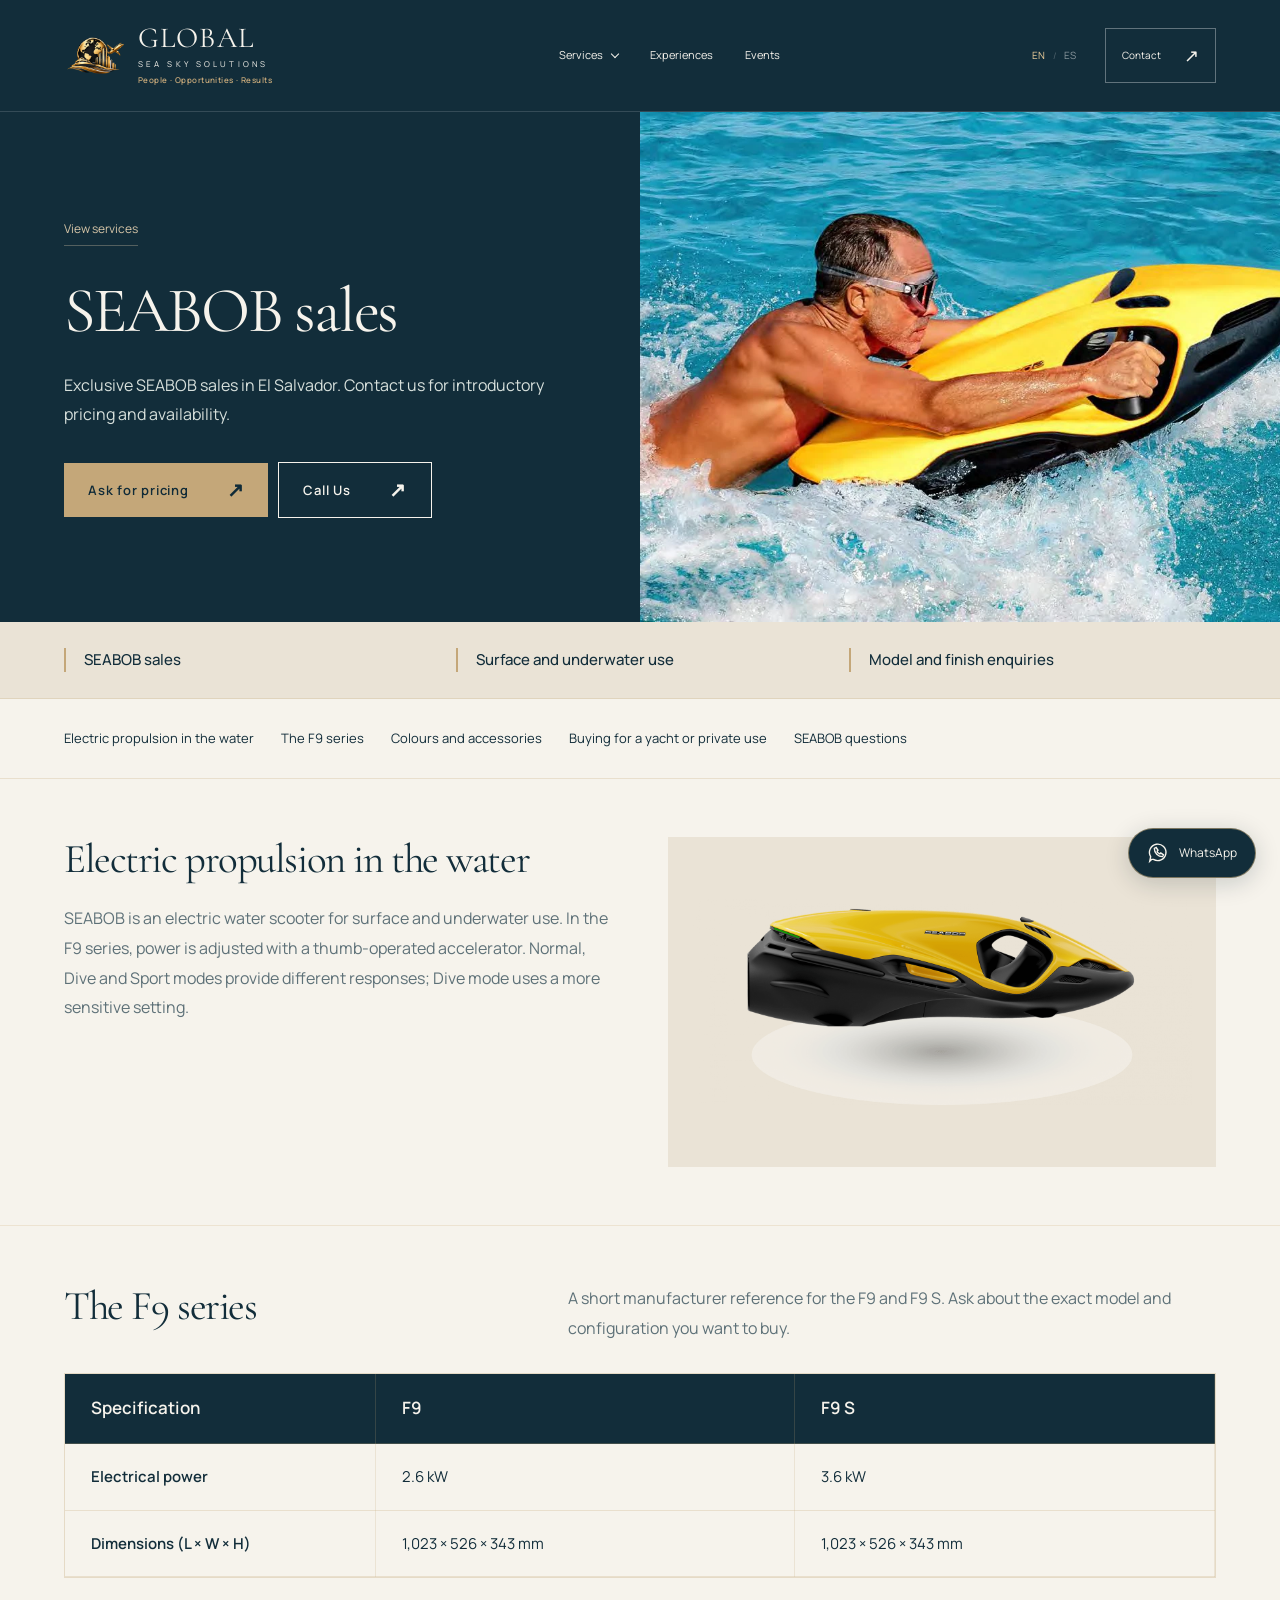
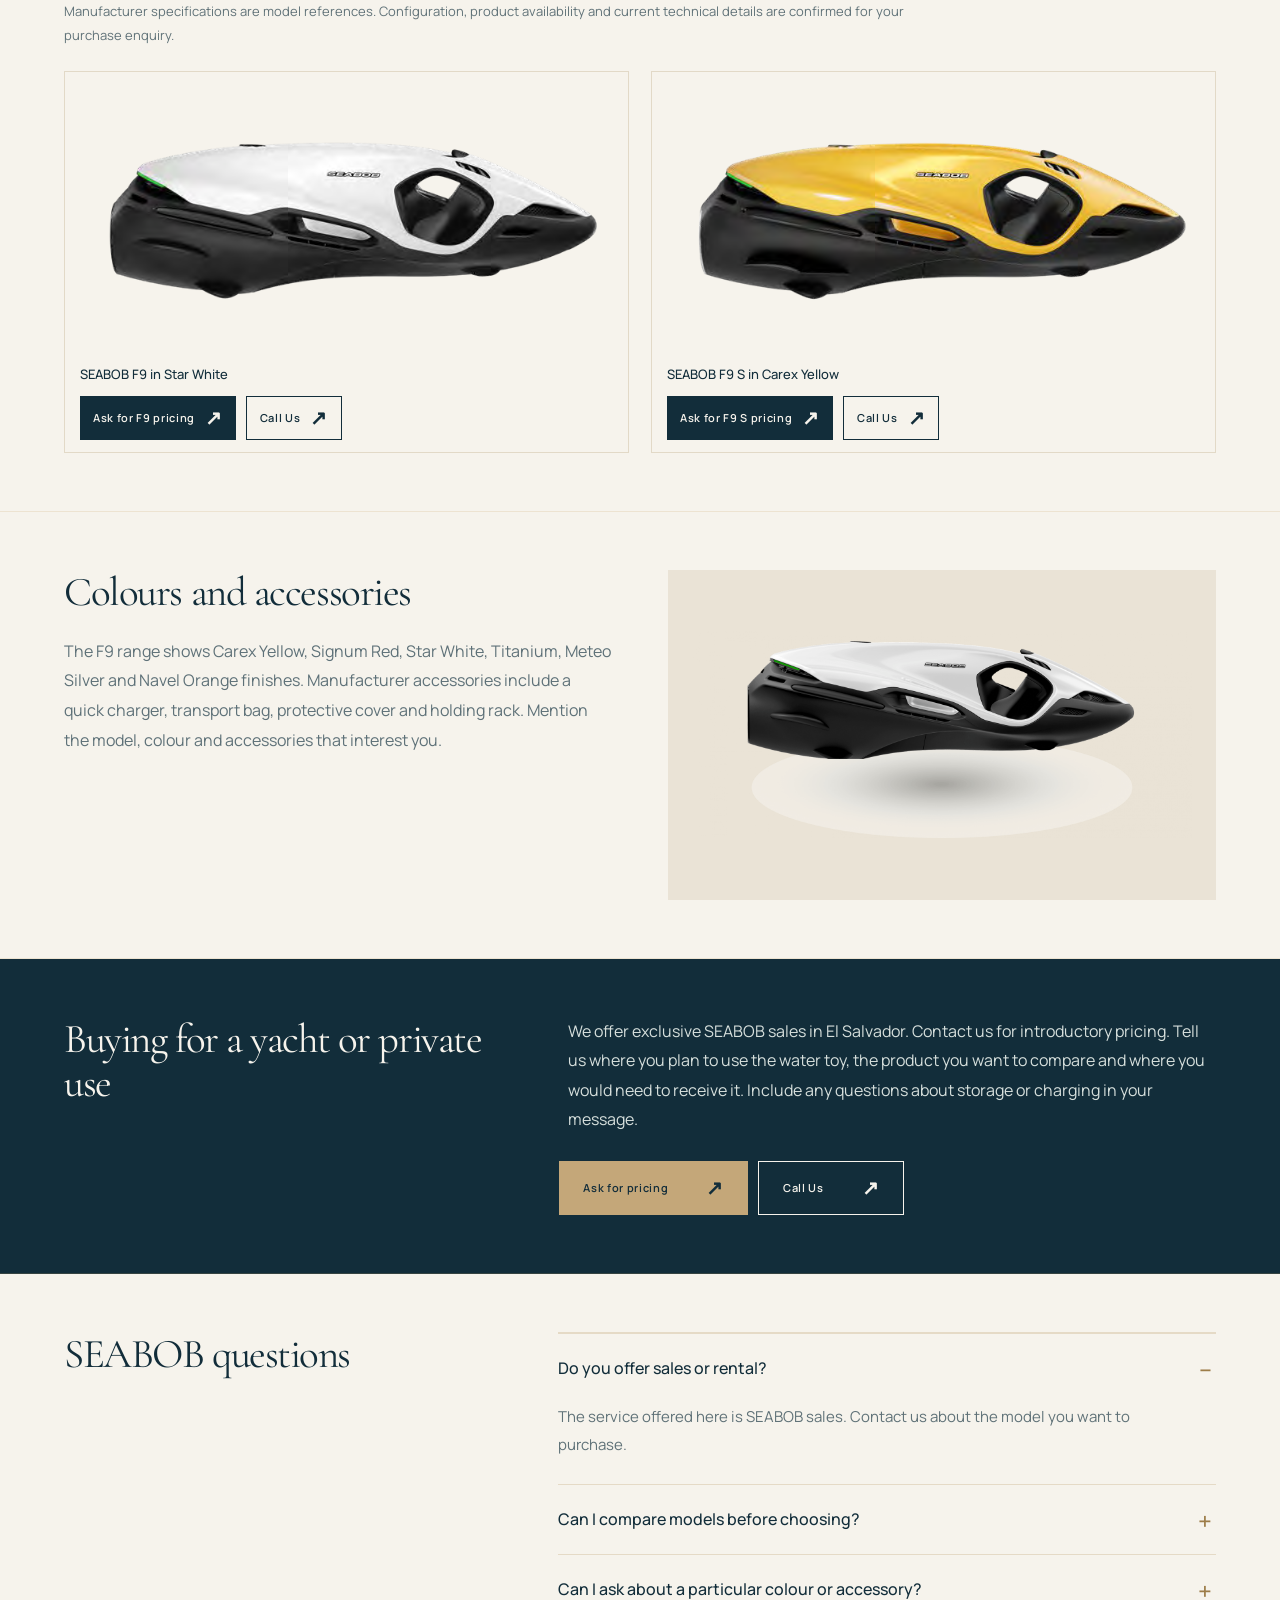
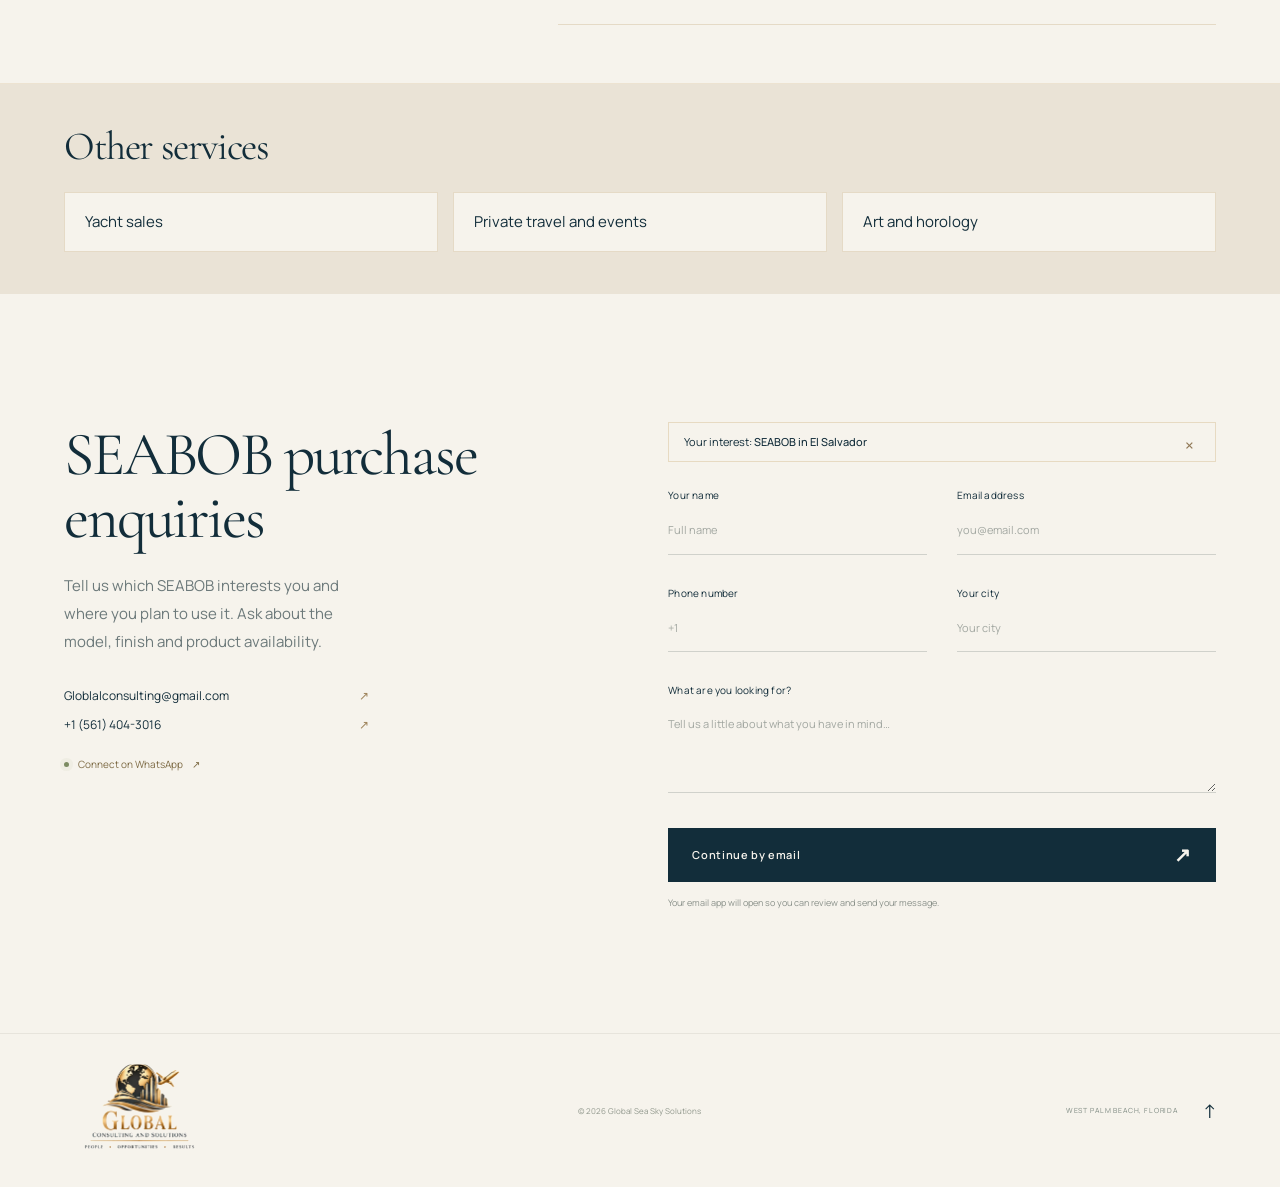
<file: services/seabob/index.html>
<!doctype html>
<html lang="en">
<head>
  <meta charset="UTF-8">
  <meta name="viewport" content="width=device-width, initial-scale=1">
  <meta name="theme-color" content="#122d3a">
  <meta name="description" content="Exclusive SEABOB sales in El Salvador. Contact us for F9 and F9 S pricing, finishes and availability.">
  <title>Global Sea Sky Solutions — SEABOB sales</title>
  <link rel="icon" type="image/png" href="/global-symbol-gold.png">
  <link rel="stylesheet" href="/fonts.css">
  <link rel="stylesheet" href="/styles.css?v=20261112-6">
  <script>window.GC_PAGE_TRANSLATIONS={"allServices": "Todos los servicios", "requestCall": "Solicitar una llamada", "pageEnquiry": "Consultar precio", "whatsappDirect": "WhatsApp", "backServices": "Ver servicios", "included": "Qué incluye", "programme": "Programa", "eventEnquiry": "Consultar por este evento", "readDetails": "Ver detalles", "serviceDirectoryTitle": "Servicios", "serviceDirectoryLead": "Yates, aviación privada, inversiones, viajes, arte, SEABOB y atletas para eventos. Elegí el área que te interesa y contactanos.", "relatedServices": "Otros servicios", "officeTitle": "Oficina", "coverageTitle": "Cobertura", "tripOrigin": "Salida desde Dallas", "eventHost": "Organizado por HOFF Exclusive", "eventAvailability": "Consultá por la disponibilidad y los detalles de participación. El programa está sujeto a confirmación final de lugares y horarios.", "menu_invest": "Conexiones de inversión", "menu_yachts": "Venta de yates", "menu_aviation": "Aviación privada", "menu_realestate": "Inversión inmobiliaria", "menu_experiences": "Viajes privados y eventos", "menu_art": "Arte y relojería", "menu_watertoys": "Venta de SEABOB", "menu_athletes": "Atletas para eventos", "athleteBriefTitle": "Datos del evento", "briefEvent": "Evento", "briefEventBody": "La ocasión y su público", "briefPlace": "Ubicación", "briefPlaceBody": "Ciudad y lugar", "briefDate": "Fechas", "briefDateBody": "Una fecha o un período aproximado", "briefRole": "Participación", "briefRoleBody": "El atleta y el rol que querés conversar", "pageTitle": "Venta de SEABOB", "pageLead": "Venta exclusiva de SEABOB en El Salvador. Consultanos por el precio especial de introducción y la disponibilidad.", "contactTitle": "Consultas de compra de SEABOB", "contactDescription": "Contanos qué SEABOB te interesa y dónde pensás usarlo. Consultá por el modelo, el acabado y la disponibilidad del producto.", "fact0": "Venta de SEABOB", "fact1": "Uso en superficie y bajo el agua", "fact2": "Consultas de modelo y acabado", "jump0": "Propulsión eléctrica en el agua", "jump1": "La serie F9", "jump2": "Colores y accesorios", "jump3": "Compra para un yate o uso personal", "jump4": "Preguntas sobre SEABOB", "section-1Title": "Propulsión eléctrica en el agua", "section-1Text": "SEABOB es un scooter acuático eléctrico para superficie y bajo el agua. En la serie F9, la potencia se regula con un acelerador para el pulgar. Los modos Normal, Dive y Sport ofrecen distintas respuestas; Dive utiliza un ajuste más sensible.", "section-2Title": "La serie F9", "section-2Text": "Una referencia breve del fabricante para F9 y F9 S. Consultá por el modelo y la configuración que querés comprar.", "section-2Col0": "Especificación", "section-2Col1": "F9", "section-2Col2": "F9 S", "section-2R0C0": "Potencia eléctrica", "section-2R0C1": "2,6 kW", "section-2R0C2": "3,6 kW", "section-2R2C0": "Dimensiones (largo × ancho × alto)", "section-2R2C1": "1.023 × 526 × 343 mm", "section-2R2C2": "1.023 × 526 × 343 mm", "section-2Note": "Las especificaciones del fabricante son referencias de modelo. La configuración, la disponibilidad y los datos técnicos actuales se confirman en la consulta de compra.", "section-3Title": "Colores y accesorios", "section-3Text": "La gama F9 muestra acabados Carex Yellow, Signum Red, Star White, Titanium, Meteo Silver y Navel Orange. El fabricante presenta cargador rápido, bolso de transporte, funda y soporte. Mencioná el modelo, el color y los accesorios que te interesan.", "section-4Title": "Compra para un yate o uso personal", "section-4Text": "Ofrecemos la venta exclusiva de SEABOB en El Salvador. Consultanos por el precio especial de introducción. Contanos dónde pensás usar el water toy, qué producto querés comparar y dónde necesitarías recibirlo. Podés incluir dudas sobre guardado o carga en el mensaje.", "section-4Action": "Consultar precio", "section-5Title": "Preguntas sobre SEABOB", "section-5Q0": "¿Ofrecen venta o alquiler?", "section-5A0": "El servicio presentado es la venta de SEABOB. Contactanos por el modelo que querés comprar.", "section-5Q1": "¿Puedo comparar modelos antes de elegir?", "section-5A1": "Sí. Contanos qué información del producto te interesa y qué modelos querés conversar. La tabla es una referencia breve, no un listado de unidades en stock.", "section-5Q2": "¿Puedo consultar por un color o accesorio?", "section-5A2": "Incluilo en tu consulta de modelo para conversar compatibilidad y disponibilidad para ese producto.", "catalogPhoto0": "SEABOB F9 en Star White", "catalogPhoto1": "SEABOB F9 S en Carex Yellow", "seabobCall": "Llamanos", "seabobCallNumber": "Llamanos", "seabobF9Price": "Consultar precio del F9", "seabobF9SPrice": "Consultar precio del F9 S"};</script><script src="/app.js?v=20261112-6" defer></script>
</head>
<body class="inner-page service-seabob" data-page="detail" data-interest="watertoys" data-title-en="Global Sea Sky Solutions — SEABOB sales" data-title-es="Global Sea Sky Solutions — Venta de SEABOB">
<a class="skip-link" href="#main" data-i18n="skip">Skip to content</a>
<header class="header" id="header">
  <a class="wordmark" href="/" aria-label="Global Sea Sky Solutions home">
    <img class="brand-symbol" src="/global-symbol-gold.png" alt="" aria-hidden="true" width="62" height="52" decoding="async">
    <span class="brand-lockup">GLOBAL<small>SEA SKY SOLUTIONS</small><span class="brand-tagline">People · Opportunities · Results</span></span>
  </a>
  <nav class="desktop-nav" aria-label="Main navigation"><details class="services-menu"><summary data-i18n="navExpertise">Services</summary><div class="services-dropdown"><a href="/services/investments/" data-i18n="menu_invest">Investment connections</a><a href="/services/yachts/" data-i18n="menu_yachts">Yacht sales</a><a href="/services/private-aviation/" data-i18n="menu_aviation">Private aviation</a><a href="/services/real-estate/" data-i18n="menu_realestate">Real estate investment</a><a href="/services/private-travel/" data-i18n="menu_experiences">Private travel and events</a><a href="/services/art-horology/" data-i18n="menu_art">Art and horology</a><a href="/services/seabob/" data-i18n="menu_watertoys">SEABOB sales</a><a href="/services/athletes/" data-i18n="menu_athletes">Athletes for events</a><a class="all-services" href="/services/" data-i18n="allServices">All services</a></div></details><a href="/services/private-travel/" data-i18n="navExperiences">Experiences</a><a href="/events/" data-i18n="navEvents">Events</a></nav>
  <div class="header-actions">
    <div class="language" aria-label="Language"><button class="active" data-lang="en" aria-pressed="true">EN</button><span>/</span><button data-lang="es" aria-pressed="false">ES</button></div>
    <a class="header-contact" href="/contact/"><span data-i18n="navContact">Contact</span><span aria-hidden="true">↗</span></a>
    <button class="menu-toggle" id="menu-toggle" aria-expanded="false" aria-controls="mobile-nav" aria-label="Open menu"><span></span><span></span></button>
  </div>
</header>
<nav class="mobile-nav" id="mobile-nav" aria-label="Mobile navigation" hidden><a href="/services/" data-i18n="navExpertise">Services</a><a href="/events/" data-i18n="navEvents">Events</a><a href="/contact/" data-i18n="navContact">Contact</a></nav>
<main id="main"><section class="detail-hero" id="home"><div class="detail-hero-copy"><a class="back-link" href="/services/" data-i18n="backServices">View services</a><h1 data-i18n="pageTitle">SEABOB sales</h1><p data-i18n="pageLead">Exclusive SEABOB sales in El Salvador. Contact us for introductory pricing and availability.</p><div class="seabob-actions"><button class="button button-gold" data-intent="watertoys"><span data-i18n="pageEnquiry">Ask for pricing</span><span aria-hidden="true">↗</span></button><a class="button seabob-call" href="tel:+15614043016"><span data-i18n="seabobCallNumber">Call Us</span><span aria-hidden="true">↗</span></a></div></div><div class="detail-hero-media"><img src="/seabob-in-action.webp" class="seabob-hero-photo" alt="A swimmer rides a yellow SEABOB on the water" data-alt-en="A swimmer rides a yellow SEABOB on the water" data-alt-es="Una persona usa un SEABOB amarillo en el agua" width="1377" height="754" fetchpriority="high"></div></section><ul class="service-facts section-wrap"><li data-i18n="fact0">SEABOB sales</li><li data-i18n="fact1">Surface and underwater use</li><li data-i18n="fact2">Model and finish enquiries</li></ul><nav class="page-sections section-wrap" aria-label="Page sections"><a href="#section-1" data-i18n="jump0">Electric propulsion in the water</a><a href="#section-2" data-i18n="jump1">The F9 series</a><a href="#section-3" data-i18n="jump2">Colours and accessories</a><a href="#section-4" data-i18n="jump3">Buying for a yacht or private use</a><a href="#section-5" data-i18n="jump4">SEABOB questions</a></nav><section class="content-section section-wrap content-layout-media" id="section-1"><div class="section-introduction"><h2 data-i18n="section-1Title">Electric propulsion in the water</h2><div class="section-description"><p class="section-body" data-i18n="section-1Text">SEABOB is an electric water scooter for surface and underwater use. In the F9 series, power is adjusted with a thumb-operated accelerator. Normal, Dive and Sport modes provide different responses; Dive mode uses a more sensitive setting.</p></div></div><figure class="section-visual"><img class="contain" src="/seabob-f9-yellow.png" alt="SEABOB F9 in Carex Yellow" data-alt-en="SEABOB F9 in Carex Yellow" data-alt-es="SEABOB F9 en Carex Yellow" loading="lazy"></figure></section><section class="content-section section-wrap content-layout-comparison" id="section-2"><div class="section-introduction"><h2 data-i18n="section-2Title">The F9 series</h2><div class="section-description"><p class="section-body" data-i18n="section-2Text">A short manufacturer reference for the F9 and F9 S. Ask about the exact model and configuration you want to buy.</p></div></div><div class="comparison-wrap" tabindex="0" role="region" aria-label="SEABOB F9 comparison"><table class="comparison-table"><thead><tr><th data-i18n="section-2Col0">Specification</th><th data-i18n="section-2Col1">F9</th><th data-i18n="section-2Col2">F9 S</th></tr></thead><tbody><tr><th data-i18n="section-2R0C0">Electrical power</th><td data-i18n="section-2R0C1">2.6 kW</td><td data-i18n="section-2R0C2">3.6 kW</td></tr><tr><th data-i18n="section-2R2C0">Dimensions (L × W × H)</th><td data-i18n="section-2R2C1">1,023 × 526 × 343 mm</td><td data-i18n="section-2R2C2">1,023 × 526 × 343 mm</td></tr></tbody></table></div><p class="content-note" data-i18n="section-2Note">Manufacturer specifications are model references. Configuration, product availability and current technical details are confirmed for your purchase enquiry.</p><div class="catalog-gallery"><figure><img src="/seabob-catalog-f9.png" alt="SEABOB F9 in Star White" data-alt-en="SEABOB F9 in Star White" data-alt-es="SEABOB F9 en Star White" loading="lazy"><figcaption><span data-i18n="catalogPhoto0">SEABOB F9 in Star White</span><div class="seabob-actions"><button type="button" class="button button-dark" data-intent="watertoys" data-enquiry-model="SEABOB F9"><span data-i18n="seabobF9Price">Ask for F9 pricing</span><span aria-hidden="true">↗</span></button><a class="button seabob-call" href="tel:+15614043016"><span data-i18n="seabobCall">Call Us</span><span aria-hidden="true">↗</span></a></div></figcaption></figure><figure><img src="/seabob-catalog-f9s.png" alt="SEABOB F9 S in Carex Yellow" data-alt-en="SEABOB F9 S in Carex Yellow" data-alt-es="SEABOB F9 S en Carex Yellow" loading="lazy"><figcaption><span data-i18n="catalogPhoto1">SEABOB F9 S in Carex Yellow</span><div class="seabob-actions"><button type="button" class="button button-dark" data-intent="watertoys" data-enquiry-model="SEABOB F9 S"><span data-i18n="seabobF9SPrice">Ask for F9 S pricing</span><span aria-hidden="true">↗</span></button><a class="button seabob-call" href="tel:+15614043016"><span data-i18n="seabobCall">Call Us</span><span aria-hidden="true">↗</span></a></div></figcaption></figure></div></section><section class="content-section section-wrap content-layout-media" id="section-3"><div class="section-introduction"><h2 data-i18n="section-3Title">Colours and accessories</h2><div class="section-description"><p class="section-body" data-i18n="section-3Text">The F9 range shows Carex Yellow, Signum Red, Star White, Titanium, Meteo Silver and Navel Orange finishes. Manufacturer accessories include a quick charger, transport bag, protective cover and holding rack. Mention the model, colour and accessories that interest you.</p></div></div><figure class="section-visual"><img class="contain" src="/seabob-f9-white.png" alt="SEABOB F9 in Star White" data-alt-en="SEABOB F9 in Star White" data-alt-es="SEABOB F9 en Star White" loading="lazy"></figure></section><section class="content-section section-wrap content-layout-band" id="section-4"><div class="section-introduction"><h2 data-i18n="section-4Title">Buying for a yacht or private use</h2><div class="section-description"><p class="section-body" data-i18n="section-4Text">We offer exclusive SEABOB sales in El Salvador. Contact us for introductory pricing. Tell us where you plan to use the water toy, the product you want to compare and where you would need to receive it. Include any questions about storage or charging in your message.</p></div></div><div class="seabob-actions section-action"><button class="button button-gold" data-intent="watertoys"><span data-i18n="section-4Action">Ask for pricing</span><span aria-hidden="true">↗</span></button><a class="button seabob-call" href="tel:+15614043016"><span data-i18n="seabobCallNumber">Call Us</span><span aria-hidden="true">↗</span></a></div></section><section class="content-section section-wrap content-layout-faq" id="section-5"><div class="section-introduction"><h2 data-i18n="section-5Title">SEABOB questions</h2><div class="section-description"></div></div><div class="faq-list"><details class="faq-item" open><summary data-i18n="section-5Q0">Do you offer sales or rental?</summary><p data-i18n="section-5A0">The service offered here is SEABOB sales. Contact us about the model you want to purchase.</p></details><details class="faq-item"><summary data-i18n="section-5Q1">Can I compare models before choosing?</summary><p data-i18n="section-5A1">Yes. Tell us which product details matter to you and which models you want to discuss. The table above is a short reference, not a list of units in stock.</p></details><details class="faq-item"><summary data-i18n="section-5Q2">Can I ask about a particular colour or accessory?</summary><p data-i18n="section-5A2">Include it with your model enquiry so compatibility and availability can be discussed for that product.</p></details></div></section><section class="related-section section-wrap"><h2 data-i18n="relatedServices">Other services</h2><div class="related-links"><a href="/services/yachts/" data-i18n="menu_yachts">Yacht sales</a><a href="/services/private-travel/" data-i18n="menu_experiences">Private travel and events</a><a href="/services/art-horology/" data-i18n="menu_art">Art and horology</a></div></section>  <section class="contact section-wrap" id="contact" aria-labelledby="contact-title">
    <div class="contact-copy reveal"><h2 id="contact-title" data-i18n="contactTitle">SEABOB purchase enquiries</h2><p data-i18n="contactDescription">Tell us which SEABOB interests you and where you plan to use it. Ask about the model, finish and product availability.</p><a class="contact-detail" href="mailto:Globlalconsulting@gmail.com">Globlalconsulting@gmail.com<span aria-hidden="true">↗</span></a><a class="contact-detail" href="tel:+15614043016">+1 (561) 404-3016<span aria-hidden="true">↗</span></a><a class="whatsapp-link" href="https://wa.me/15614043016" target="_blank" rel="noopener"><span class="status-dot"></span><span data-i18n="whatsapp">Connect on WhatsApp</span><span aria-hidden="true">↗</span></a></div>
    <form class="contact-form reveal" id="contact-form"><p class="interest-line" id="interest-line" hidden><span data-i18n="interestLabel">Your interest:</span> <strong id="interest-name"></strong><button type="button" id="clear-interest" aria-label="Clear selected interest">×</button></p><input type="hidden" name="interest" id="interest"><div class="form-row"><label><span data-i18n="nameLabel">Your name</span><input id="name" name="name" autocomplete="name" required placeholder="Full name" data-placeholder="namePlaceholder"></label><label><span data-i18n="emailLabel">Email address</span><input name="email" type="email" autocomplete="email" required placeholder="you@email.com"></label></div><div class="form-row"><label><span data-i18n="phoneLabel">Phone number</span><input name="phone" type="tel" autocomplete="tel" required placeholder="+1"></label><label><span data-i18n="cityLabel">Your city</span><input name="city" autocomplete="address-level2" required placeholder="City, country" data-placeholder="cityPlaceholder"></label></div><label><span data-i18n="messageLabel">What are you looking for?</span><textarea id="message" name="message" rows="3" required placeholder="Tell us a little about what you have in mind…" data-placeholder="messagePlaceholder"></textarea></label><button class="button button-dark form-submit" type="submit"><span data-i18n="submit">Continue by email</span><span aria-hidden="true">↗</span></button><p class="form-note" data-i18n="formNote">Your email app will open so you can review and send your message.</p><p class="form-status" id="form-status" role="status"></p></form>
  </section>
</main>
<footer class="footer"><a class="footer-brand" href="/contact/" aria-label="Global Consulting and Solutions"><img class="full-brand-logo" src="/global-consulting-logo.jpg" alt="Global Consulting and Solutions — People, Opportunities, Results" width="1206" height="742" loading="lazy" decoding="async"></a><p>© 2026 Global Sea Sky Solutions</p><div><span data-i18n="footerLocation">WEST PALM BEACH, FLORIDA</span><a href="#home" aria-label="Back to top">↑</a></div></footer>
<dialog class="service-dialog" id="service-dialog" aria-labelledby="dialog-title"><button class="dialog-close" id="dialog-close" aria-label="Close details">×</button><div class="dialog-photo" id="dialog-photo"></div><div class="dialog-content"><h2 id="dialog-title"></h2><p id="dialog-description"></p><ul id="dialog-points"></ul><button class="button button-dark" id="dialog-contact"><span data-i18n="dialogAction">Discuss your interest</span><span aria-hidden="true">↗</span></button></div></dialog>
<a class="floating-contact" href="https://wa.me/15614043016" target="_blank" rel="noopener" aria-label="WhatsApp Global Sea Sky Solutions"><svg viewBox="0 0 24 24" aria-hidden="true"><path d="M5 19l-2 2 1-5a9 9 0 1 1 3 3Z"/><path d="M8 7c0 5 4 9 9 9l1-2-3-2-1 1c-2-1-3-2-3-3l1-1-2-3Z"/></svg><span>WhatsApp</span></a></body>
</html>
</file>
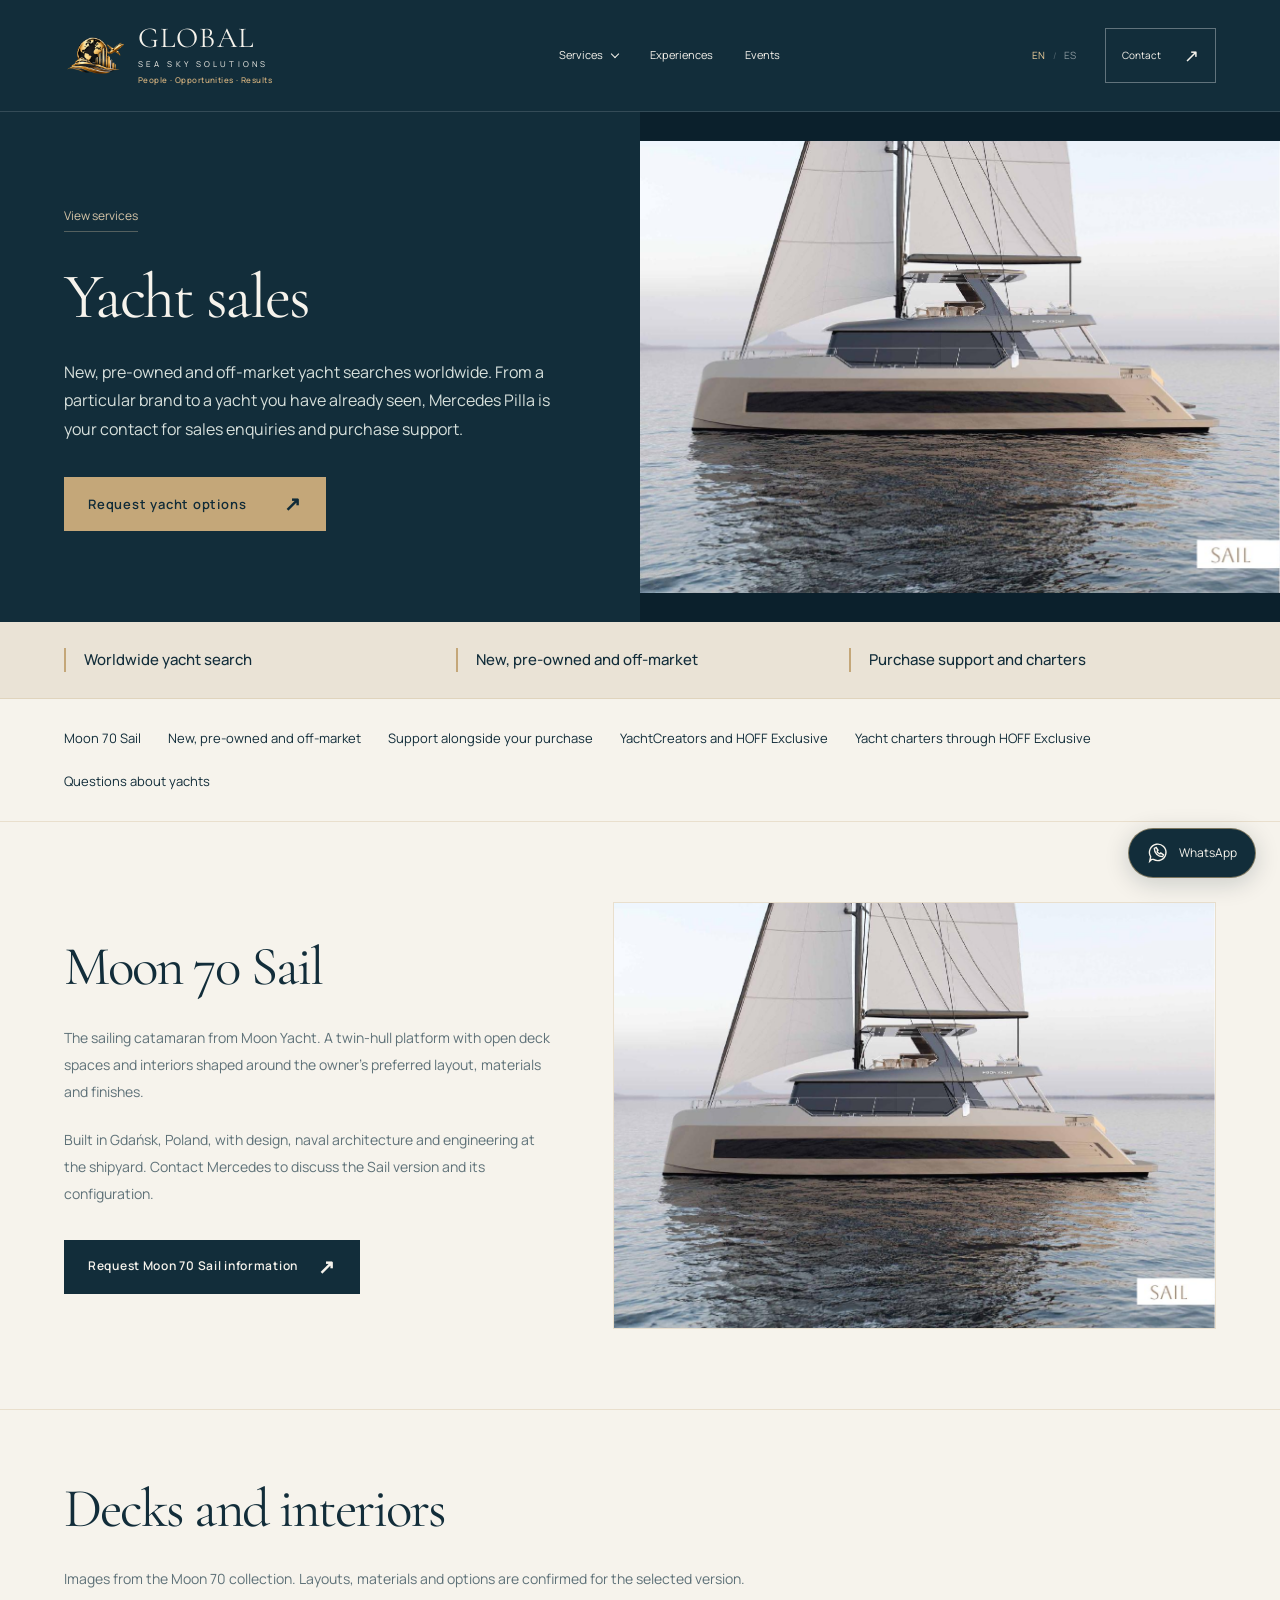
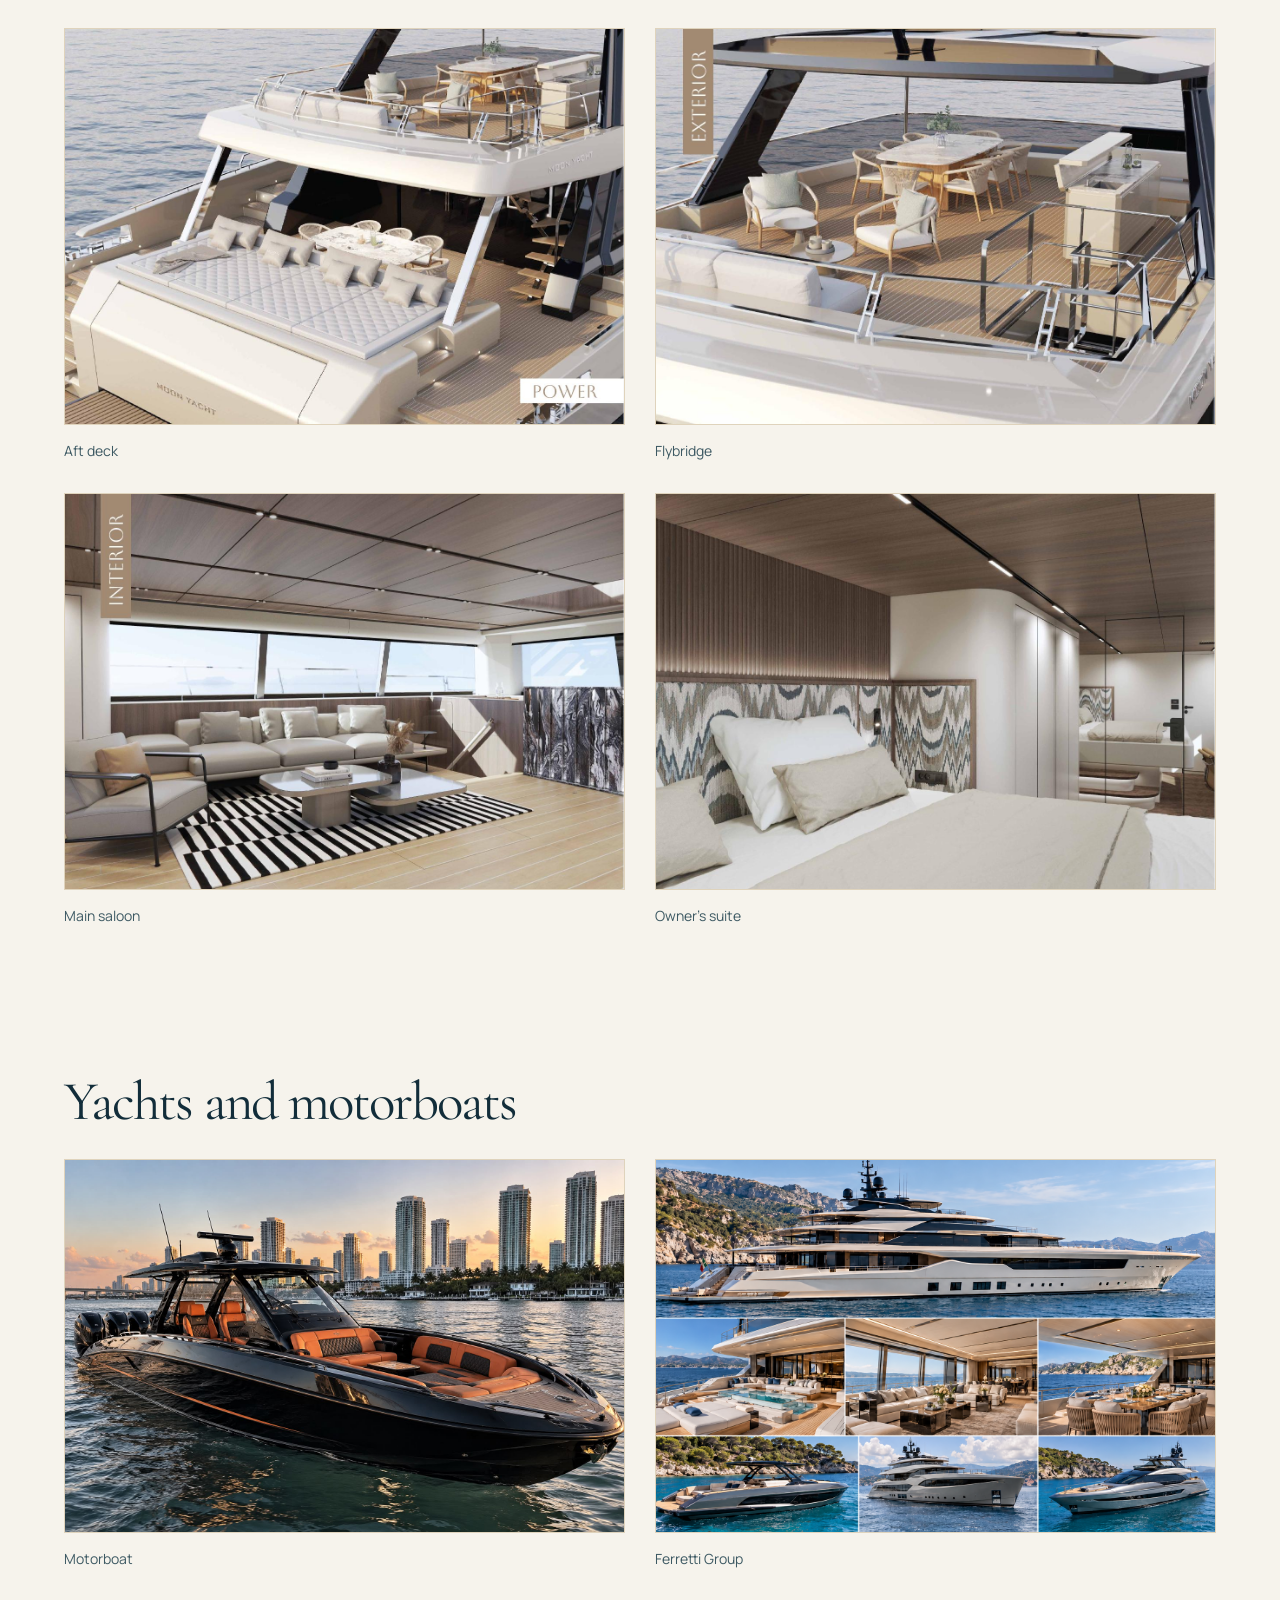
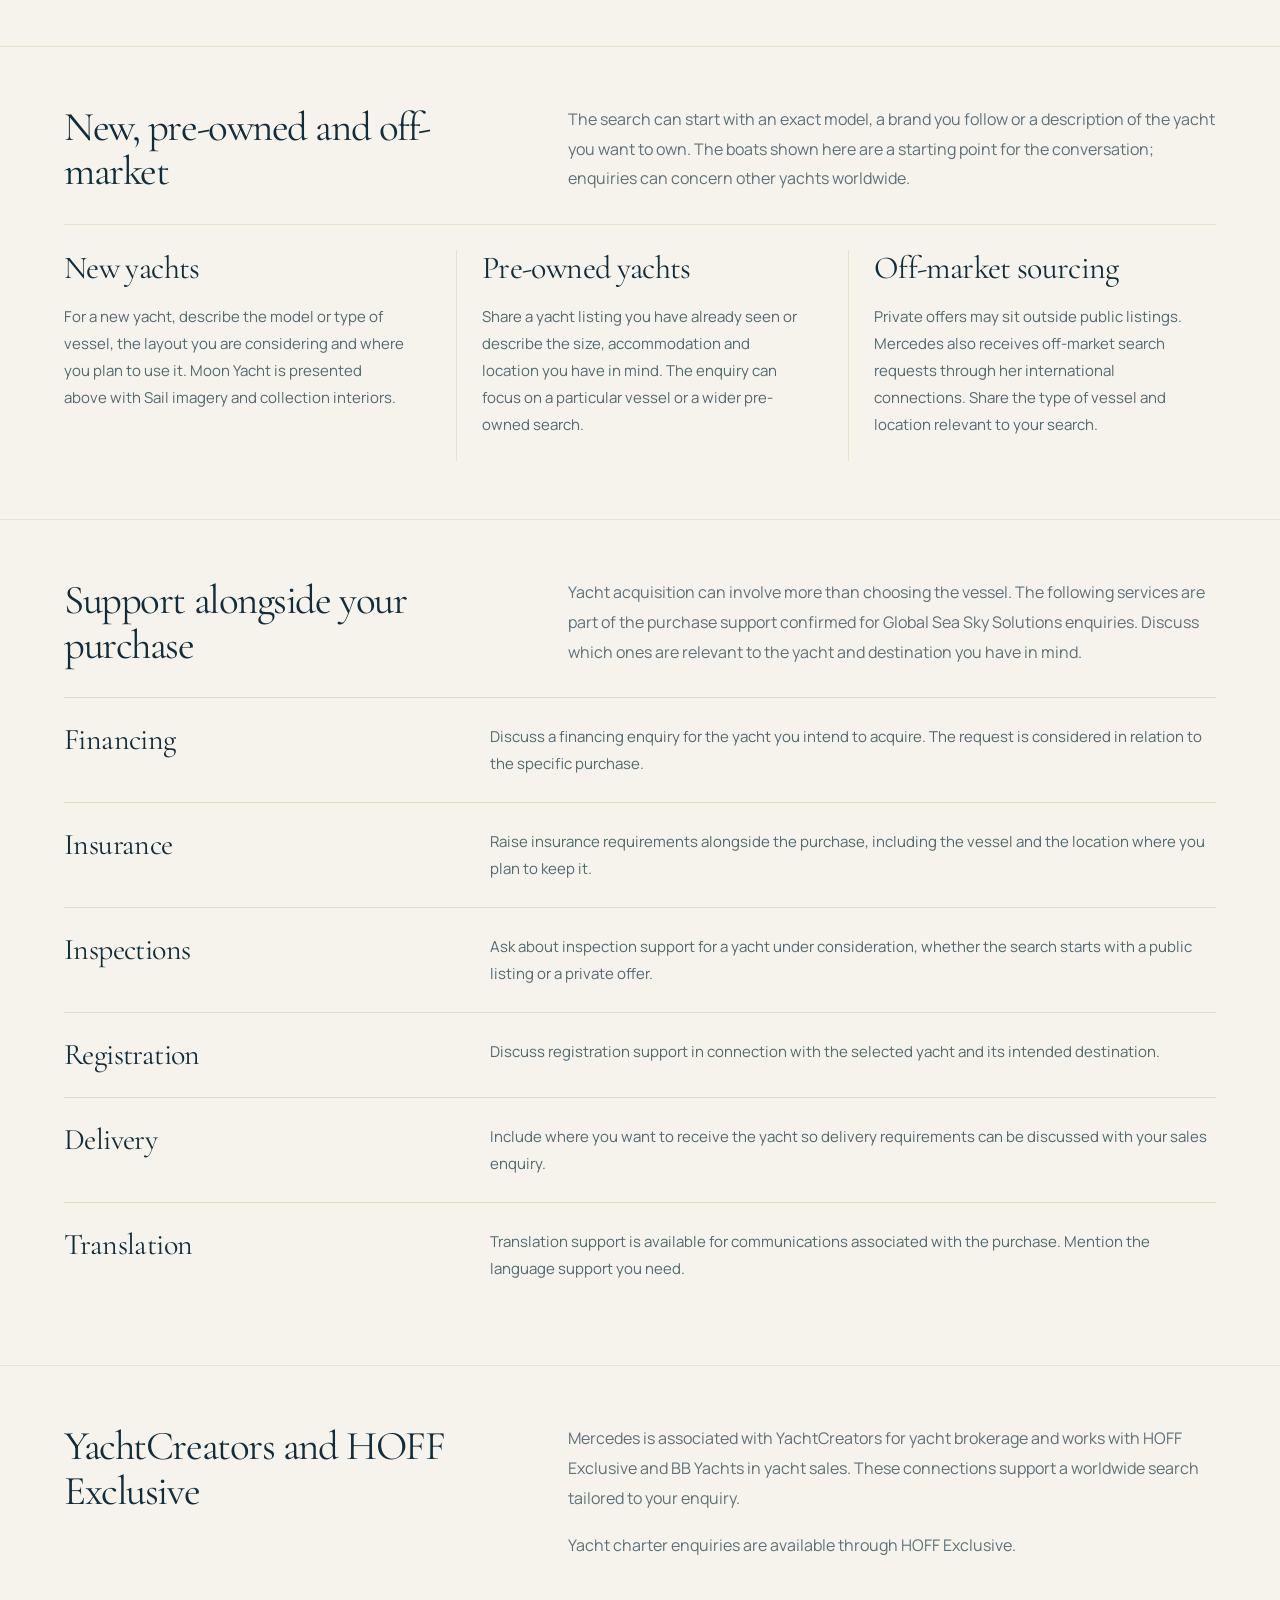
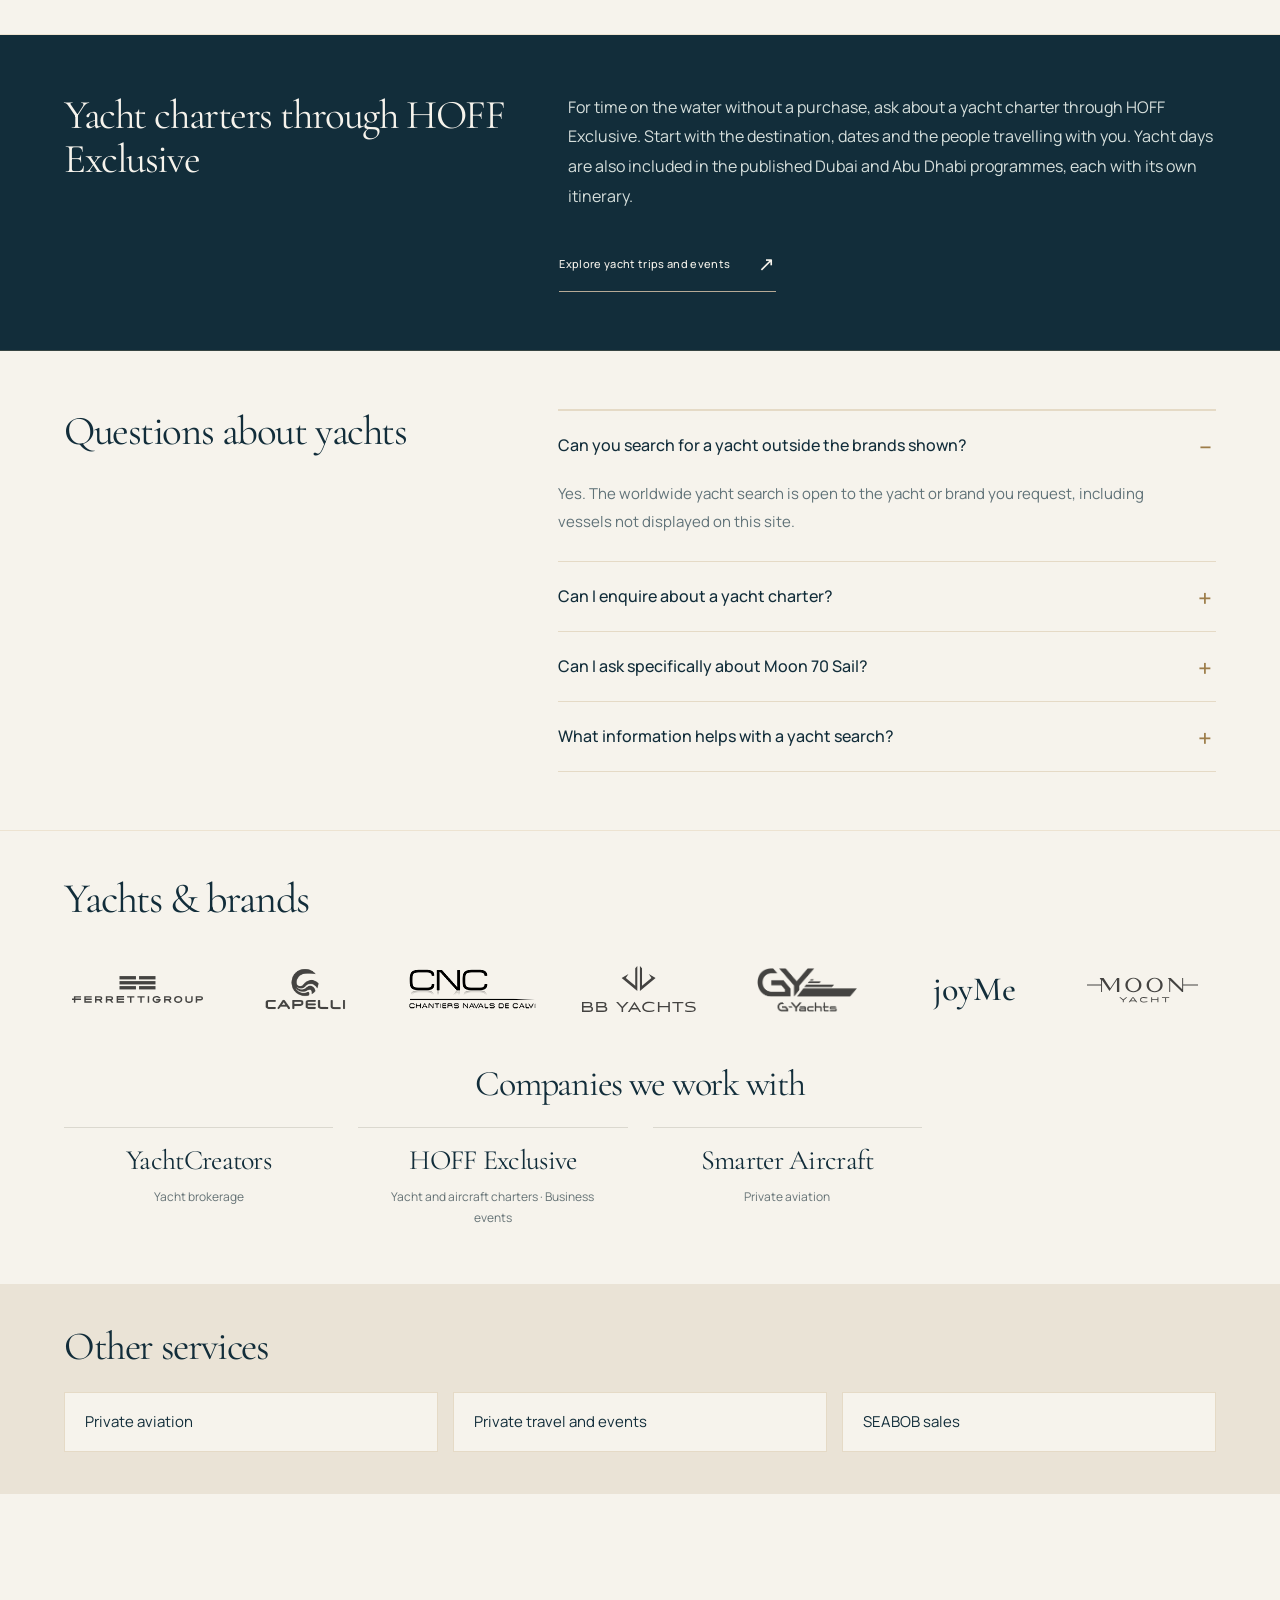
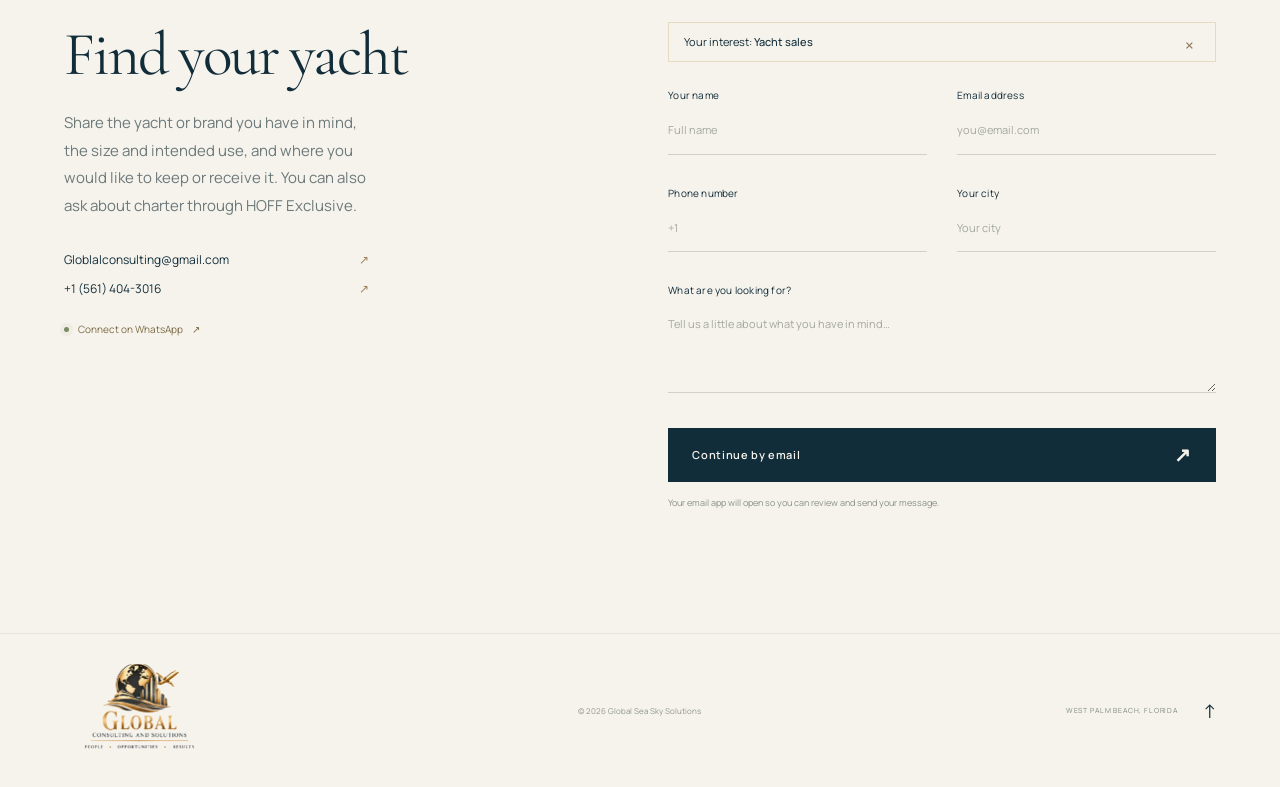
<file: services/yachts/index.html>
<!doctype html>
<html lang="en">
<head>
  <meta charset="UTF-8">
  <meta name="viewport" content="width=device-width, initial-scale=1">
  <meta name="theme-color" content="#122d3a">
  <meta name="description" content="New, pre-owned and off-market yacht searches worldwide. From a particular brand to a yacht you have already seen, Mercedes Pilla is your contact for sales enquiries and purchase support.">
  <title>Global Sea Sky Solutions — Yacht sales</title>
  <link rel="icon" type="image/png" href="/global-symbol-gold.png">
  <link rel="stylesheet" href="/fonts.css">
  <link rel="stylesheet" href="/styles.css?v=20261112-3">
  <script>window.GC_PAGE_TRANSLATIONS={"allServices": "Todos los servicios", "requestCall": "Solicitar una llamada", "pageEnquiry": "Solicitar opciones de yates", "whatsappDirect": "WhatsApp", "backServices": "Ver servicios", "included": "Qué incluye", "programme": "Programa", "eventEnquiry": "Consultar por este evento", "readDetails": "Ver detalles", "serviceDirectoryTitle": "Servicios", "serviceDirectoryLead": "Yates, aviación privada, inversiones, viajes, arte, SEABOB y atletas para eventos. Elegí el área que te interesa y consultá directamente con Mercedes.", "relatedServices": "Otros servicios", "officeTitle": "Oficina", "coverageTitle": "Cobertura", "tripOrigin": "Salida desde Dallas", "eventHost": "Organizado por HOFF Exclusive", "eventAvailability": "Consultá por la disponibilidad y los detalles de participación. El programa está sujeto a confirmación final de lugares y horarios.", "menu_invest": "Conexiones de inversión", "menu_yachts": "Venta de yates", "menu_aviation": "Aviación privada", "menu_realestate": "Inversión inmobiliaria", "menu_experiences": "Viajes privados y eventos", "menu_art": "Arte y relojería", "menu_watertoys": "Venta de SEABOB", "menu_athletes": "Atletas para eventos", "athleteBriefTitle": "Datos del evento", "briefEvent": "Evento", "briefEventBody": "La ocasión y su público", "briefPlace": "Ubicación", "briefPlaceBody": "Ciudad y lugar", "briefDate": "Fechas", "briefDateBody": "Una fecha o un período aproximado", "briefRole": "Participación", "briefRoleBody": "El atleta y el rol que querés conversar", "pageTitle": "Venta de yates", "pageLead": "Búsqueda de yates nuevos, usados y fuera del mercado público en todo el mundo. Desde una marca específica hasta un yate que ya viste, Mercedes Pilla es tu contacto para consultas de venta y apoyo en la compra.", "contactTitle": "Encontrá tu yate", "contactDescription": "Contanos qué yate o marca tenés en mente, el tamaño, el uso y dónde querés tenerlo o recibirlo. También podés consultar por charter a través de HOFF Exclusive.", "fact0": "Búsqueda mundial de yates", "fact1": "Nuevos, usados y off-market", "fact2": "Apoyo de compra y charters", "jump0": "Nuevos, usados y off-market", "jump1": "Apoyo para tu compra", "jump2": "YachtCreators y HOFF Exclusive", "jump3": "Charters de yates con HOFF Exclusive", "jump4": "Preguntas sobre yates", "moonSailTitle": "Moon 70 Sail", "moonSailLead": "El catamarán a vela de Moon Yacht. Una plataforma de dos cascos con espacios abiertos en cubierta e interiores definidos según la distribución, los materiales y los acabados elegidos por su propietario.", "moonSailBuild": "Construido en Gdańsk, Polonia, con diseño, arquitectura naval e ingeniería en el astillero. Contactá a Mercedes para conversar sobre la versión Sail y su configuración.", "moonSailEnquiry": "Consultar por el Moon 70 Sail", "moonCollectionTitle": "Cubiertas e interiores", "moonCollectionLead": "Imágenes de la colección Moon 70. La distribución, los materiales y las opciones se confirman para la versión elegida.", "moonAft": "Cubierta de popa", "moonFlybridge": "Flybridge", "moonSaloon": "Salón principal", "moonSuite": "Suite del propietario", "yachtGalleryTitle": "Yates y lanchas", "motorboatCaption": "Lancha", "ferrettiSelectionCaption": "Ferretti Group", "section-1Title": "Nuevos, usados y off-market", "section-1Text": "La búsqueda puede empezar por un modelo concreto, una marca que seguís o una descripción del yate que querés tener. Las embarcaciones mostradas son un punto de partida; podés consultar por otros yates en cualquier parte del mundo.", "section-1Card0Title": "Yates nuevos", "section-1Card0Body": "Para un yate nuevo, describí el modelo o tipo de embarcación, la distribución que estás considerando y dónde pensás usarlo. Más arriba se presenta Moon Yacht con imágenes de Sail e interiores de la colección.", "section-1Card1Title": "Yates usados", "section-1Card1Body": "Compartí un anuncio que ya viste o describí el tamaño, los espacios y la ubicación que tenés en mente. La consulta puede centrarse en una embarcación específica o en una búsqueda más amplia de usados.", "section-1Card2Title": "Búsqueda fuera del mercado público", "section-1Card2Body": "Hay ofertas privadas fuera de los listados públicos. Mercedes también recibe búsquedas off-market a través de sus contactos internacionales. Compartí el tipo de embarcación y la ubicación que te interesa.", "section-2Title": "Apoyo para tu compra", "section-2Text": "La adquisición de un yate puede requerir más que elegir la embarcación. Estos servicios forman parte del apoyo de compra confirmado para las consultas de Global Sea Sky Solutions. Conversá cuáles necesitás para el yate y el destino que tenés en mente.", "section-2Card0Title": "Financiación", "section-2Card0Body": "Conversá sobre financiación para el yate que querés adquirir. La consulta se trata en relación con esa compra concreta.", "section-2Card1Title": "Seguros", "section-2Card1Body": "Planteá las necesidades de seguro junto con la compra, indicando la embarcación y el lugar donde pensás tenerla.", "section-2Card2Title": "Inspecciones", "section-2Card2Body": "Consultá por apoyo de inspección para un yate que estés considerando, tanto de un anuncio público como de una oferta privada.", "section-2Card3Title": "Registro", "section-2Card3Body": "Conversá sobre apoyo para el registro de la embarcación elegida y su destino previsto.", "section-2Card4Title": "Entrega", "section-2Card4Body": "Indicá dónde querés recibir el yate para conversar los requisitos de entrega junto con la consulta de compra.", "section-2Card5Title": "Traducción", "section-2Card5Body": "Se incluye apoyo de traducción para las comunicaciones vinculadas con la compra. Mencioná qué asistencia de idioma necesitás.", "section-3Title": "YachtCreators y HOFF Exclusive", "section-3P0": "Mercedes está asociada con YachtCreators para el brokerage de yates y trabaja con HOFF Exclusive y BB Yachts en ventas. Estos contactos permiten una búsqueda mundial que puede partir de cualquier marca o modelo que te interese.", "section-3P1": "Las consultas de charter de yates se reciben a través de HOFF Exclusive.", "section-4Title": "Charters de yates con HOFF Exclusive", "section-4Text": "Para disfrutar del agua sin una compra, consultá por un charter de yate a través de HOFF Exclusive. Partí del destino, las fechas y las personas que viajan con vos. Los programas publicados de Dubái y Abu Dabi también incluyen días de yate, cada uno con su propio itinerario.", "section-4Link": "Ver viajes y eventos con yates", "section-5Title": "Preguntas sobre yates", "section-5Q0": "¿Pueden buscar un yate fuera de las marcas mostradas?", "section-5A0": "Sí. La búsqueda mundial admite el yate o la marca que solicites, incluidas embarcaciones que no aparecen en esta web.", "section-5Q1": "¿Puedo consultar por charter de un yate?", "section-5A1": "Sí. Compartí tu destino y tus planes de viaje con Mercedes para consultar por charter a través de HOFF Exclusive.", "section-5Q2": "¿Puedo consultar específicamente por Moon 70 Sail?", "section-5A2": "Sí. Usá el botón de información de Moon 70 Sail. La consulta conserva el nombre del modelo. La galería de la colección muestra interiores y cubiertas cuya distribución y opciones se confirman para la versión elegida.", "section-5Q3": "¿Qué información ayuda con la búsqueda?", "section-5A3": "Una marca o modelo, un tamaño aproximado, el uso previsto y la ubicación de interés ayudan a empezar. También podés compartir una embarcación que ya encontraste."};</script><script src="/app.js?v=20261112-6" defer></script>
</head>
<body class="inner-page service-yachts" data-page="detail" data-interest="yachts" data-title-en="Global Sea Sky Solutions — Yacht sales" data-title-es="Global Sea Sky Solutions — Venta de yates">
<a class="skip-link" href="#main" data-i18n="skip">Skip to content</a>
<header class="header" id="header">
  <a class="wordmark" href="/" aria-label="Global Sea Sky Solutions home">
    <img class="brand-symbol" src="/global-symbol-gold.png" alt="" aria-hidden="true" width="62" height="52" decoding="async">
    <span class="brand-lockup">GLOBAL<small>SEA SKY SOLUTIONS</small><span class="brand-tagline">People · Opportunities · Results</span></span>
  </a>
  <nav class="desktop-nav" aria-label="Main navigation"><details class="services-menu"><summary data-i18n="navExpertise">Services</summary><div class="services-dropdown"><a href="/services/investments/" data-i18n="menu_invest">Investment connections</a><a href="/services/yachts/" data-i18n="menu_yachts">Yacht sales</a><a href="/services/private-aviation/" data-i18n="menu_aviation">Private aviation</a><a href="/services/real-estate/" data-i18n="menu_realestate">Real estate investment</a><a href="/services/private-travel/" data-i18n="menu_experiences">Private travel and events</a><a href="/services/art-horology/" data-i18n="menu_art">Art and horology</a><a href="/services/seabob/" data-i18n="menu_watertoys">SEABOB sales</a><a href="/services/athletes/" data-i18n="menu_athletes">Athletes for events</a><a class="all-services" href="/services/" data-i18n="allServices">All services</a></div></details><a href="/services/private-travel/" data-i18n="navExperiences">Experiences</a><a href="/events/" data-i18n="navEvents">Events</a></nav>
  <div class="header-actions">
    <div class="language" aria-label="Language"><button class="active" data-lang="en" aria-pressed="true">EN</button><span>/</span><button data-lang="es" aria-pressed="false">ES</button></div>
    <a class="header-contact" href="/contact/"><span data-i18n="navContact">Contact</span><span aria-hidden="true">↗</span></a>
    <button class="menu-toggle" id="menu-toggle" aria-expanded="false" aria-controls="mobile-nav" aria-label="Open menu"><span></span><span></span></button>
  </div>
</header>
<nav class="mobile-nav" id="mobile-nav" aria-label="Mobile navigation" hidden><a href="/services/" data-i18n="navExpertise">Services</a><a href="/events/" data-i18n="navEvents">Events</a><a href="/contact/" data-i18n="navContact">Contact</a></nav>
<main id="main"><section class="detail-hero" id="home"><div class="detail-hero-copy"><a class="back-link" href="/services/" data-i18n="backServices">View services</a><h1 data-i18n="pageTitle">Yacht sales</h1><p data-i18n="pageLead">New, pre-owned and off-market yacht searches worldwide. From a particular brand to a yacht you have already seen, Mercedes Pilla is your contact for sales enquiries and purchase support.</p><button class="button button-gold" data-intent="yachts"><span data-i18n="pageEnquiry">Request yacht options</span><span aria-hidden="true">↗</span></button></div><div class="detail-hero-media"><img src="/moon-70-sail.jpeg" alt="Moon 70 Sail sailing catamaran" data-alt-en="Moon 70 Sail sailing catamaran" data-alt-es="Catamarán a vela Moon 70 Sail" class="contain" loading="eager"></div></section><ul class="service-facts section-wrap"><li data-i18n="fact0">Worldwide yacht search</li><li data-i18n="fact1">New, pre-owned and off-market</li><li data-i18n="fact2">Purchase support and charters</li></ul><nav class="page-sections section-wrap" aria-label="Page sections"><a href="#moon70-sail">Moon 70 Sail</a><a href="#section-1" data-i18n="jump0">New, pre-owned and off-market</a><a href="#section-2" data-i18n="jump1">Support alongside your purchase</a><a href="#section-3" data-i18n="jump2">YachtCreators and HOFF Exclusive</a><a href="#section-4" data-i18n="jump3">Yacht charters through HOFF Exclusive</a><a href="#section-5" data-i18n="jump4">Questions about yachts</a></nav><section class="moon-feature section-wrap" id="moon70-sail"><div class="moon-feature-copy"><h2 data-i18n="moonSailTitle">Moon 70 Sail</h2><p data-i18n="moonSailLead">The sailing catamaran from Moon Yacht. A twin-hull platform with open deck spaces and interiors shaped around the owner’s preferred layout, materials and finishes.</p><p data-i18n="moonSailBuild">Built in Gdańsk, Poland, with design, naval architecture and engineering at the shipyard. Contact Mercedes to discuss the Sail version and its configuration.</p><button class="button button-dark" data-intent="moon-sail"><span data-i18n="moonSailEnquiry">Request Moon 70 Sail information</span><span aria-hidden="true">↗</span></button></div><figure class="moon-feature-image"><img src="/moon-70-sail.jpeg" alt="Moon 70 Sail sailing catamaran" data-alt-en="Moon 70 Sail sailing catamaran" data-alt-es="Catamarán a vela Moon 70 Sail" width="1287" height="910" loading="lazy"></figure></section><section class="moon-collection section-wrap"><h2 data-i18n="moonCollectionTitle">Decks and interiors</h2><p data-i18n="moonCollectionLead">Images from the Moon 70 collection. Layouts, materials and options are confirmed for the selected version.</p><div class="moon-image-grid"><figure><a class="gallery-image" href="/moon-70-aft.jpeg" target="_blank" rel="noopener"><img src="/moon-70-aft.jpeg" alt="Moon 70 · Aft deck" data-alt-en="Moon 70 · Aft deck" data-alt-es="Moon 70 · Cubierta de popa" width="1287" height="910" loading="lazy"></a><figcaption data-i18n="moonAft">Aft deck</figcaption></figure><figure><a class="gallery-image" href="/moon-70-flybridge.jpeg" target="_blank" rel="noopener"><img src="/moon-70-flybridge.jpeg" alt="Moon 70 · Flybridge" data-alt-en="Moon 70 · Flybridge" data-alt-es="Moon 70 · Flybridge" width="1287" height="910" loading="lazy"></a><figcaption data-i18n="moonFlybridge">Flybridge</figcaption></figure><figure><a class="gallery-image" href="/moon-70-saloon.jpeg" target="_blank" rel="noopener"><img src="/moon-70-saloon.jpeg" alt="Moon 70 · Main saloon" data-alt-en="Moon 70 · Main saloon" data-alt-es="Moon 70 · Salón principal" width="1287" height="910" loading="lazy"></a><figcaption data-i18n="moonSaloon">Main saloon</figcaption></figure><figure><a class="gallery-image" href="/moon-70-suite.jpeg" target="_blank" rel="noopener"><img src="/moon-70-suite.jpeg" alt="Moon 70 · Owner’s suite" data-alt-en="Moon 70 · Owner’s suite" data-alt-es="Moon 70 · Suite del propietario" width="1287" height="910" loading="lazy"></a><figcaption data-i18n="moonSuite">Owner’s suite</figcaption></figure></div></section><section class="yacht-client-images section-wrap"><h2 data-i18n="yachtGalleryTitle">Yachts and motorboats</h2><div class="yacht-client-grid"><figure><a class="gallery-image" href="/motorboat-black.jpg" target="_blank" rel="noopener"><img src="/motorboat-black.jpg" alt="Motorboat" data-alt-en="Motorboat" data-alt-es="Lancha" width="1536" height="1024" loading="lazy"></a><figcaption data-i18n="motorboatCaption">Motorboat</figcaption></figure><figure><a class="gallery-image" href="/yacht-client-selection-no-logo.png" target="_blank" rel="noopener"><img src="/yacht-client-selection-no-logo.png" alt="Ferretti Group" data-alt-en="Ferretti Group" data-alt-es="Ferretti Group" width="1536" height="1024" loading="lazy"></a><figcaption data-i18n="ferrettiSelectionCaption">Ferretti Group</figcaption></figure></div></section><section class="content-section section-wrap content-layout-editorial" id="section-1"><div class="section-introduction"><h2 data-i18n="section-1Title">New, pre-owned and off-market</h2><div class="section-description"><p class="section-body" data-i18n="section-1Text">The search can start with an exact model, a brand you follow or a description of the yacht you want to own. The boats shown here are a starting point for the conversation; enquiries can concern other yachts worldwide.</p></div></div><div class="detail-grid"><article class="detail-block"><div class="detail-block-copy"><h3 data-i18n="section-1Card0Title">New yachts</h3><p data-i18n="section-1Card0Body">For a new yacht, describe the model or type of vessel, the layout you are considering and where you plan to use it. Moon Yacht is presented above with Sail imagery and collection interiors.</p></div></article><article class="detail-block"><div class="detail-block-copy"><h3 data-i18n="section-1Card1Title">Pre-owned yachts</h3><p data-i18n="section-1Card1Body">Share a yacht listing you have already seen or describe the size, accommodation and location you have in mind. The enquiry can focus on a particular vessel or a wider pre-owned search.</p></div></article><article class="detail-block"><div class="detail-block-copy"><h3 data-i18n="section-1Card2Title">Off-market sourcing</h3><p data-i18n="section-1Card2Body">Private offers may sit outside public listings. Mercedes also receives off-market search requests through her international connections. Share the type of vessel and location relevant to your search.</p></div></article></div></section><section class="content-section section-wrap content-layout-rows" id="section-2"><div class="section-introduction"><h2 data-i18n="section-2Title">Support alongside your purchase</h2><div class="section-description"><p class="section-body" data-i18n="section-2Text">Yacht acquisition can involve more than choosing the vessel. The following services are part of the purchase support confirmed for Global Sea Sky Solutions enquiries. Discuss which ones are relevant to the yacht and destination you have in mind.</p></div></div><div class="detail-grid"><article class="detail-block"><div class="detail-block-copy"><h3 data-i18n="section-2Card0Title">Financing</h3><p data-i18n="section-2Card0Body">Discuss a financing enquiry for the yacht you intend to acquire. The request is considered in relation to the specific purchase.</p></div></article><article class="detail-block"><div class="detail-block-copy"><h3 data-i18n="section-2Card1Title">Insurance</h3><p data-i18n="section-2Card1Body">Raise insurance requirements alongside the purchase, including the vessel and the location where you plan to keep it.</p></div></article><article class="detail-block"><div class="detail-block-copy"><h3 data-i18n="section-2Card2Title">Inspections</h3><p data-i18n="section-2Card2Body">Ask about inspection support for a yacht under consideration, whether the search starts with a public listing or a private offer.</p></div></article><article class="detail-block"><div class="detail-block-copy"><h3 data-i18n="section-2Card3Title">Registration</h3><p data-i18n="section-2Card3Body">Discuss registration support in connection with the selected yacht and its intended destination.</p></div></article><article class="detail-block"><div class="detail-block-copy"><h3 data-i18n="section-2Card4Title">Delivery</h3><p data-i18n="section-2Card4Body">Include where you want to receive the yacht so delivery requirements can be discussed with your sales enquiry.</p></div></article><article class="detail-block"><div class="detail-block-copy"><h3 data-i18n="section-2Card5Title">Translation</h3><p data-i18n="section-2Card5Body">Translation support is available for communications associated with the purchase. Mention the language support you need.</p></div></article></div></section><section class="content-section section-wrap content-layout-compact" id="section-3"><div class="section-introduction"><h2 data-i18n="section-3Title">YachtCreators and HOFF Exclusive</h2><div class="section-description"><p class="section-body" data-i18n="section-3P0">Mercedes is associated with YachtCreators for yacht brokerage and works with HOFF Exclusive and BB Yachts in yacht sales. These connections support a worldwide search tailored to your enquiry.</p><p class="section-body" data-i18n="section-3P1">Yacht charter enquiries are available through HOFF Exclusive.</p></div></div></section><section class="content-section section-wrap content-layout-band" id="section-4"><div class="section-introduction"><h2 data-i18n="section-4Title">Yacht charters through HOFF Exclusive</h2><div class="section-description"><p class="section-body" data-i18n="section-4Text">For time on the water without a purchase, ask about a yacht charter through HOFF Exclusive. Start with the destination, dates and the people travelling with you. Yacht days are also included in the published Dubai and Abu Dhabi programmes, each with its own itinerary.</p></div></div><a class="text-link section-action" href="/services/private-travel/"><span data-i18n="section-4Link">Explore yacht trips and events</span><span aria-hidden="true">↗</span></a></section><section class="content-section section-wrap content-layout-faq" id="section-5"><div class="section-introduction"><h2 data-i18n="section-5Title">Questions about yachts</h2><div class="section-description"></div></div><div class="faq-list"><details class="faq-item" open><summary data-i18n="section-5Q0">Can you search for a yacht outside the brands shown?</summary><p data-i18n="section-5A0">Yes. The worldwide yacht search is open to the yacht or brand you request, including vessels not displayed on this site.</p></details><details class="faq-item"><summary data-i18n="section-5Q1">Can I enquire about a yacht charter?</summary><p data-i18n="section-5A1">Yes. Share your destination and travel plans with Mercedes for a charter enquiry through HOFF Exclusive.</p></details><details class="faq-item"><summary data-i18n="section-5Q2">Can I ask specifically about Moon 70 Sail?</summary><p data-i18n="section-5A2">Yes. Use the Moon 70 Sail information button. The enquiry retains the model name. The collection gallery includes interiors and deck spaces whose layout and options are confirmed for the selected version.</p></details><details class="faq-item"><summary data-i18n="section-5Q3">What information helps with a yacht search?</summary><p data-i18n="section-5A3">A brand or model, approximate size, intended use and preferred location are useful starting points. You can also share a vessel you have already found.</p></details></div></section><section class="brands-section section-wrap" id="yacht-brands" aria-labelledby="brands-title"><div class="brands-heading"><h2 id="brands-title" data-i18n="brandsTitle">Yachts &amp; brands</h2></div><div class="brand-grid"><button class="brand-tile featured" data-intent="brand-ferretti" aria-label="Ferretti Group"><img class="brand-logo dark" src="/ferretti.svg" loading="lazy" alt="Ferretti Group"></button><button class="brand-tile " data-intent="brand-capelli" aria-label="Capelli"><img class="brand-logo " src="/capelli.png" loading="lazy" alt="Capelli"></button><button class="brand-tile " data-intent="brand-cncalvi" aria-label="Chantiers Navals de Calvi"><img class="brand-logo " src="/cncalvi.png" loading="lazy" alt="Chantiers Navals de Calvi"></button><button class="brand-tile " data-intent="brand-bb" aria-label="BB Yachts"><img class="brand-logo " src="/bb.svg" loading="lazy" alt="BB Yachts"></button><button class="brand-tile " data-intent="brand-g-yachts" aria-label="G-Yachts"><img class="brand-logo " src="/g-yachts.png" loading="lazy" alt="G-Yachts"></button><button class="brand-tile " data-intent="brand-joyme" aria-label="joyMe"><span class="brand-name">joyMe</span></button><a class="brand-tile " href="/services/yachts/#moon70-sail" aria-label="Moon Yacht · Moon 70 Sail"><img class="brand-logo " src="/moon.svg" loading="lazy" alt="Moon Yacht"></a></div><div class="associations"><h2 data-i18n="associationsTitle">Companies we work with</h2><div class="association-grid"><article><h3>YachtCreators</h3><p data-i18n="yachtcreatorsRole">Yacht brokerage</p></article><article><h3>HOFF Exclusive</h3><p data-i18n="hoffRole">Yacht and aircraft charters · Business events</p></article><article><h3>Smarter Aircraft</h3><p data-i18n="smarterRole">Private aviation</p></article></div></div></section><section class="related-section section-wrap"><h2 data-i18n="relatedServices">Other services</h2><div class="related-links"><a href="/services/private-aviation/" data-i18n="menu_aviation">Private aviation</a><a href="/services/private-travel/" data-i18n="menu_experiences">Private travel and events</a><a href="/services/seabob/" data-i18n="menu_watertoys">SEABOB sales</a></div></section>  <section class="contact section-wrap" id="contact" aria-labelledby="contact-title">
    <div class="contact-copy reveal"><h2 id="contact-title" data-i18n="contactTitle">Find your yacht</h2><p data-i18n="contactDescription">Share the yacht or brand you have in mind, the size and intended use, and where you would like to keep or receive it. You can also ask about charter through HOFF Exclusive.</p><a class="contact-detail" href="mailto:Globlalconsulting@gmail.com">Globlalconsulting@gmail.com<span aria-hidden="true">↗</span></a><a class="contact-detail" href="tel:+15614043016">+1 (561) 404-3016<span aria-hidden="true">↗</span></a><a class="whatsapp-link" href="https://wa.me/15614043016" target="_blank" rel="noopener"><span class="status-dot"></span><span data-i18n="whatsapp">Connect on WhatsApp</span><span aria-hidden="true">↗</span></a></div>
    <form class="contact-form reveal" id="contact-form"><p class="interest-line" id="interest-line" hidden><span data-i18n="interestLabel">Your interest:</span> <strong id="interest-name"></strong><button type="button" id="clear-interest" aria-label="Clear selected interest">×</button></p><input type="hidden" name="interest" id="interest"><div class="form-row"><label><span data-i18n="nameLabel">Your name</span><input id="name" name="name" autocomplete="name" required placeholder="Full name" data-placeholder="namePlaceholder"></label><label><span data-i18n="emailLabel">Email address</span><input name="email" type="email" autocomplete="email" required placeholder="you@email.com"></label></div><div class="form-row"><label><span data-i18n="phoneLabel">Phone number</span><input name="phone" type="tel" autocomplete="tel" required placeholder="+1"></label><label><span data-i18n="cityLabel">Your city</span><input name="city" autocomplete="address-level2" required placeholder="City, country" data-placeholder="cityPlaceholder"></label></div><label><span data-i18n="messageLabel">What are you looking for?</span><textarea id="message" name="message" rows="3" required placeholder="Tell us a little about what you have in mind…" data-placeholder="messagePlaceholder"></textarea></label><button class="button button-dark form-submit" type="submit"><span data-i18n="submit">Continue by email</span><span aria-hidden="true">↗</span></button><p class="form-note" data-i18n="formNote">Your email app will open so you can review and send your message.</p><p class="form-status" id="form-status" role="status"></p></form>
  </section>
</main>
<footer class="footer"><a class="footer-brand" href="/contact/" aria-label="Global Consulting and Solutions"><img class="full-brand-logo" src="/global-consulting-logo.jpg" alt="Global Consulting and Solutions — People, Opportunities, Results" width="1206" height="742" loading="lazy" decoding="async"></a><p>© 2026 Global Sea Sky Solutions</p><div><span data-i18n="footerLocation">WEST PALM BEACH, FLORIDA</span><a href="#home" aria-label="Back to top">↑</a></div></footer>
<dialog class="service-dialog" id="service-dialog" aria-labelledby="dialog-title"><button class="dialog-close" id="dialog-close" aria-label="Close details">×</button><div class="dialog-photo" id="dialog-photo"></div><div class="dialog-content"><h2 id="dialog-title"></h2><p id="dialog-description"></p><ul id="dialog-points"></ul><button class="button button-dark" id="dialog-contact"><span data-i18n="dialogAction">Discuss your interest</span><span aria-hidden="true">↗</span></button></div></dialog>
<a class="floating-contact" href="https://wa.me/15614043016" target="_blank" rel="noopener" aria-label="WhatsApp Mercedes Pilla"><svg viewBox="0 0 24 24" aria-hidden="true"><path d="M5 19l-2 2 1-5a9 9 0 1 1 3 3Z"/><path d="M8 7c0 5 4 9 9 9l1-2-3-2-1 1c-2-1-3-2-3-3l1-1-2-3Z"/></svg><span>WhatsApp</span></a></body>
</html>
</file>
<file: fonts.css>
@font-face {
  font-family: 'Cormorant Garamond';
  font-style: italic;
  font-weight: 400;
  font-display: swap;
  src: url(./font-0.ttf) format('truetype');
}
@font-face {
  font-family: 'Cormorant Garamond';
  font-style: normal;
  font-weight: 400;
  font-display: swap;
  src: url(./font-1.ttf) format('truetype');
}
@font-face {
  font-family: 'Cormorant Garamond';
  font-style: normal;
  font-weight: 500;
  font-display: swap;
  src: url(./font-2.ttf) format('truetype');
}
@font-face {
  font-family: 'Manrope';
  font-style: normal;
  font-weight: 400;
  font-display: swap;
  src: url(./font-3.ttf) format('truetype');
}
@font-face {
  font-family: 'Manrope';
  font-style: normal;
  font-weight: 500;
  font-display: swap;
  src: url(./font-4.ttf) format('truetype');
}
@font-face {
  font-family: 'Manrope';
  font-style: normal;
  font-weight: 600;
  font-display: swap;
  src: url(./font-5.ttf) format('truetype');
}
</file>
<file: styles.css>
/* Original approved concept: source 59933a0; Cormorant Garamond + Manrope. */
:root{--ink:#122d3a;--deep:#0b202c;--cream:#f6f3ec;--sand:#eae3d6;--gold:#c4a779;--muted:#6d797b;--serif:'Cormorant Garamond',Georgia,serif;--sans:Manrope,Arial,sans-serif;--gutter:clamp(24px,5vw,88px)}
*{box-sizing:border-box}html{scroll-behavior:smooth;scroll-padding-top:95px}body{margin:0;background:var(--cream);color:var(--ink);font-family:var(--sans);font-size:14px;line-height:1.7;-webkit-font-smoothing:antialiased}button,input,textarea{font:inherit}button,a{-webkit-tap-highlight-color:transparent}a{color:inherit;text-decoration:none}button{cursor:pointer}button:disabled{cursor:default}button:focus-visible,a:focus-visible,input:focus-visible,textarea:focus-visible{outline:2px solid var(--gold);outline-offset:5px}button{border:0}img{display:block;width:100%;height:100%;object-fit:cover}h1,h2,h3,p{margin:0}h1,h2,h3{font-family:var(--serif);font-weight:400;line-height:1.03;letter-spacing:-.035em}h2{font-size:clamp(44px,4.4vw,72px)}h2 em,h1 em{font-weight:400}h3{font-size:clamp(34px,3vw,49px)}::selection{background:var(--gold);color:var(--deep)}[hidden]{display:none!important}.section-wrap{padding-inline:var(--gutter);max-width:1800px;margin-inline:auto}.eyebrow{font-size:10px;font-weight:600;letter-spacing:.22em;line-height:1.7;text-transform:uppercase;color:#8b7049}.eyebrow.light{color:#ddc69f}.small-line{width:34px;height:1px;background:currentColor;display:inline-block;margin-right:15px;vertical-align:middle}.button{display:inline-flex;align-items:center;justify-content:space-between;gap:38px;min-height:54px;padding:16px 24px;font-size:11px;letter-spacing:.06em;font-weight:600;transition:background .3s,transform .3s}.button>span:last-child{font-size:20px;line-height:1}.button:hover{transform:translateY(-2px)}.button-gold{background:var(--gold);color:#102b38}.button-gold:hover{background:#d7bc8e}.button-dark{background:var(--ink);color:var(--cream)}.button-dark:hover{background:#294957}.text-link{display:inline-flex;align-items:center;gap:28px;font-size:11px;font-weight:500;letter-spacing:.03em;padding:10px 0;border-bottom:1px solid #b6aa96;transition:gap .3s}.text-link.light{color:var(--cream);border-color:#ffffff45}.text-link:hover{gap:40px}.text-link span:last-child{font-size:20px}.skip-link{position:fixed;top:10px;left:10px;z-index:100;background:var(--cream);padding:8px 20px;transform:translateY(-150%)}.skip-link:focus{transform:none}
.header{position:absolute;inset:0 0 auto;height:112px;padding:0 var(--gutter);display:flex;justify-content:space-between;align-items:center;z-index:30;color:var(--cream);border-bottom:1px solid #ffffff25;transition:background .3s,height .3s}.header.scrolled{position:fixed;height:78px;background:#102b38f5;backdrop-filter:blur(16px);box-shadow:0 4px 25px #0b202c15}.wordmark{display:flex;align-items:center;gap:12px}.brand-mark{width:45px;height:45px;fill:none;stroke:var(--gold);stroke-width:.7}.brand-mark .orbit{stroke-width:1.6}.wordmark>span{font-family:var(--serif);font-size:29px;line-height:.85;letter-spacing:.04em}.wordmark small{display:block;font-family:var(--sans);font-size:8px;letter-spacing:.39em;margin-top:10px}.desktop-nav{display:flex;gap:32px;align-items:center;margin-left:36px}.desktop-nav a{font-size:11px;position:relative}.desktop-nav a:after{content:'';position:absolute;bottom:-8px;left:0;width:0;height:1px;background:var(--gold);transition:width .3s}.desktop-nav a:hover:after{width:100%}.header-actions{display:flex;align-items:center;gap:28px}.language{display:flex;gap:7px;align-items:center;font-size:9px}.language button{background:none;padding:6px 1px;color:#ffffff80;font-size:10px}.language .active{color:#edcf9b}.language span{color:#ffffff45}.header-contact{display:flex;align-items:center;gap:23px;border:1px solid #ffffff55;padding:11px 16px;font-size:10px;transition:background .3s}.header-contact:hover{background:#ffffff15}.header-contact>span:last-child{font-size:18px}.menu-toggle{display:none;background:none;width:30px;height:40px;padding:8px 2px}.menu-toggle span{display:block;height:1px;background:var(--cream);margin:7px 0;transition:transform .3s}.mobile-nav{position:fixed;top:78px;left:0;right:0;z-index:29;background:var(--ink);padding:25px var(--gutter) 35px;box-shadow:0 15px 30px #0003}.mobile-nav a{display:block;color:var(--cream);font-family:var(--serif);font-size:30px;border-bottom:1px solid #ffffff20;padding:12px 0}
.hero{min-height:760px;height:96svh;max-height:1050px;position:relative;overflow:hidden;background:var(--deep);color:var(--cream);display:flex;align-items:center}.hero-photo{position:absolute;inset:0;background:url('yacht.jpg') center 48%/cover;animation:hero-drift 24s ease-in-out infinite alternate;transform:scale(1.06)}.hero-shade{position:absolute;inset:0;background:linear-gradient(90deg,#061b29e8 0%,#061b29a8 38%,#061b2940 72%,#061b2945),linear-gradient(0deg,#061b29ba 0%,transparent 38%,#061b2950 100%)}.hero-content{position:relative;padding:140px var(--gutter) 115px;width:100%;z-index:1}.hero h1{font-size:clamp(66px,6.8vw,116px);max-width:1100px;line-height:1.02;margin:0 0 26px;animation:rise-in 1s .12s both}.hero h1 span,.hero h1 em{display:block}.hero h1 em{color:#e4cfaa}.hero-description{max-width:405px;font-size:13px;line-height:1.9;color:#ebefedba;animation:rise-in 1s .25s both}.hero-buttons{display:flex;align-items:center;gap:35px;margin-top:35px;animation:rise-in 1s .4s both}.hero-bottom{position:absolute;bottom:34px;left:var(--gutter);right:var(--gutter);display:flex;justify-content:space-between;align-items:center;z-index:1}.scroll-cue{display:flex;align-items:center;gap:15px;font-size:8px;letter-spacing:.2em}.scroll-stroke{position:relative;width:1px;height:40px;background:#ffffff30;overflow:hidden}.scroll-stroke:after{content:'';position:absolute;width:100%;height:50%;background:var(--gold);animation:scroll-drop 2.5s infinite}.hero-caption{display:flex;align-items:center;gap:20px;font-size:9px;letter-spacing:.06em;color:#ffffffb0}.hero-caption>span:last-child{font-size:8px;letter-spacing:.15em}.caption-rule{width:40px;height:1px;background:#ffffff50}
.intro{padding-block:105px 110px}.intro-copy{max-width:820px}.intro-copy h2{font-size:clamp(43px,4.4vw,70px)}.intro-copy p{margin-top:28px;max-width:575px;font-size:13px;line-height:1.95;color:#657275}.expertise{padding-bottom:0}.section-heading{display:flex;align-items:end;justify-content:space-between;margin-bottom:38px;gap:30px}.section-heading h2{margin-top:15px;font-size:clamp(43px,4vw,65px)}.section-aside{font-size:11px;line-height:1.9;color:#76817f;max-width:260px}.service-grid{display:grid;grid-template-columns:1.18fr 1fr;gap:20px}.service-card{position:relative;overflow:hidden;color:var(--cream);min-height:470px;background:#254451}.service-card img{position:absolute;inset:0;transition:transform 1.4s cubic-bezier(.2,.65,.3,1);filter:saturate(.65)}.service-card:hover img{transform:scale(1.045)}.card-shade{position:absolute;inset:0;background:linear-gradient(0deg,#071f2af2 0%,#071f2a70 60%,#071f2a25 100%)}.investment-card img{object-position:40% 50%;filter:saturate(.3)}.investment-card .card-shade{background:linear-gradient(0deg,#0b2632f7 0%,#0b26328a 70%,#0b26324a)}.yacht-card img{object-position:60% 50%}.realestate-card img{object-position:90% 80%;transform:scale(1.15)}.realestate-card:hover img{transform:scale(1.19)}.service-content{position:absolute;inset:0;padding:33px;display:flex;flex-direction:column;justify-content:end}.card-index{font-size:9px;letter-spacing:.17em;color:#dac8aa;margin-bottom:auto}.service-content h3{margin-top:100px}.service-content p{font-size:11px;line-height:1.9;color:#e3e8e7b8;max-width:330px;margin-top:15px}.investment-actions{display:flex;gap:10px;flex-wrap:wrap;margin-top:26px}.small-button{display:flex;gap:18px;align-items:center;justify-content:space-between;padding:13px 15px;background:var(--cream);color:var(--ink);font-size:9px;min-height:42px;border:1px solid var(--cream);transition:background .3s}.small-button.outlined{background:transparent;color:var(--cream);border-color:#ffffff50}.small-button:hover{background:var(--gold);border-color:var(--gold);color:var(--ink)}.small-button>span:last-child{font-size:17px}.card-link{display:flex;width:100%;align-items:center;justify-content:space-between;background:none;color:var(--cream);margin-top:20px;padding:16px 0 0;border-top:1px solid #ffffff30;font-size:10px;letter-spacing:.03em}.round-arrow{width:34px;height:34px;border:1px solid currentColor;border-radius:50%;display:grid;place-items:center;font-family:Arial,sans-serif;font-size:18px;transition:background .3s,transform .3s}.card-link:hover .round-arrow,.further-item:hover .round-arrow{background:var(--gold);color:var(--ink);border-color:var(--gold);transform:rotate(45deg)}.yacht-connections{display:flex;align-items:center;justify-content:space-between;gap:30px;padding:44px 0 50px}.yacht-connections>.eyebrow{font-size:8px;color:#8d958f}.connection-names{display:flex;justify-content:space-around;align-items:center;gap:70px;color:#41555d}.hoff{font-size:25px;letter-spacing:.13em;line-height:.8;font-weight:500;text-align:center}.hoff span{display:block;font-size:7px;letter-spacing:.25em;margin-top:9px}.bb{font-family:var(--serif);font-size:35px;font-weight:500}.bb span{font-family:var(--sans);font-size:9px;letter-spacing:.18em;margin-left:4px}.moon{font-size:24px;font-weight:400;letter-spacing:.15em}.moon span{font-size:7px;letter-spacing:.2em;display:block;text-align:right}
.experiences{display:grid;grid-template-columns:1fr 1fr;min-height:760px;background:var(--sand);position:relative;margin-top:15px}.experience-copy{padding:100px var(--gutter);padding-right:9vw;display:flex;flex-direction:column;align-items:start;justify-content:center}.experience-copy h2{margin:27px 0;font-size:clamp(53px,5.1vw,83px)}.experience-copy h2 em{color:#90734d}.experience-copy>p:not(.eyebrow){font-size:12px;color:#6b7470;line-height:1.95;max-width:345px}.destination-tags{display:flex;flex-wrap:wrap;gap:10px 19px;margin:27px 0 32px;max-width:360px}.destination-tags span{font-size:8px;letter-spacing:.12em;position:relative}.destination-tags span:before{content:'·';margin-right:9px;color:#987b50}.experience-photo{position:relative;min-height:650px;overflow:hidden}.experience-photo>img{position:absolute;inset:0;filter:saturate(.55) brightness(.82);transition:transform 2s;object-position:48% 60%}.experience-photo:hover>img{transform:scale(1.03)}.experience-photo:after{content:'';position:absolute;inset:0;background:linear-gradient(0deg,#102b3885,transparent 50%)}.experience-frame{position:absolute;z-index:1;inset:26px;border:1px solid #ffffff60}.photo-caption{position:absolute;left:47px;bottom:48px;right:100px;z-index:2;color:#fff;font-size:8px;letter-spacing:.17em}.photo-badge{position:absolute;z-index:2;top:50%;left:0;transform:translate(-50%,-50%);width:138px;height:138px;background:var(--cream);color:var(--ink);border-radius:50%;display:flex;flex-direction:column;align-items:center;justify-content:center;box-shadow:0 0 0 8px #f6f3ec33;gap:2px}.photo-badge>span{font-size:7px;letter-spacing:.2em}.photo-badge i{font-family:var(--serif);font-weight:400;font-size:58px;line-height:1}
.further{display:grid;grid-template-columns:1fr 1.45fr;gap:10vw;padding-block:110px}.further-intro h2{margin-top:20px;font-size:clamp(45px,4.2vw,68px)}.further-intro>p:last-child{font-size:12px;color:#72807e;max-width:285px;margin-top:24px;line-height:1.9}.further-list{align-self:center}.further-item{display:grid;width:100%;grid-template-columns:30px 1fr 36px;gap:20px;text-align:left;align-items:center;background:none;color:var(--ink);padding:30px 0;border-top:1px solid #b9b5a970}.further-item:last-child{border-bottom:1px solid #b9b5a970}.item-number{font-size:9px;color:#a58c64;align-self:start;padding-top:9px}.further-item strong{display:block;font-family:var(--serif);font-weight:400;letter-spacing:-.03em;font-size:34px;line-height:1.2}.further-item small{display:block;font-size:10px;margin-top:9px;line-height:1.7;color:#77817b}.further-item .round-arrow{color:#8a8e81}
.mercedes{background:var(--ink);color:var(--cream);display:grid;grid-template-columns:1fr 1fr;min-height:630px;overflow:hidden}.mercedes-art{position:relative;display:flex;align-items:center;justify-content:center;min-height:590px;background:radial-gradient(ellipse at 40% 50%,#23465200,#0b202c90);overflow:hidden}.mercedes-art>span{font-family:var(--serif);font-size:250px;line-height:1;color:#cfb582cc;position:relative;z-index:1;font-style:italic}.mercedes-art>p{position:absolute;bottom:60px;font-size:8px;letter-spacing:.22em;text-align:center;line-height:1.9;color:#d7c9ad80}.orbital{position:absolute;border:1px solid #cfb58230;border-radius:50%;width:380px;height:380px}.orbital-two{width:480px;height:190px;transform:rotate(-32deg)}.orbital-three{width:190px;height:480px;transform:rotate(-32deg)}.orbital-four{width:315px;height:315px;border-style:dashed;border-color:#cfb58218;animation:orbit-spin 100s linear infinite}.orbit-dot{position:absolute;width:8px;height:8px;background:var(--gold);border-radius:50%;top:25%;left:71%;box-shadow:0 0 0 7px #cfb58212;animation:breathe 4s ease-in-out infinite}.mercedes-copy{padding:85px var(--gutter) 85px 35px;align-self:center}.mercedes-copy h2{margin:0 0 27px;font-size:clamp(49px,4.4vw,71px)}.mercedes-copy h2 em{color:#d8c5a1}.mercedes-copy>p:not(.eyebrow){font-size:12px;color:#d8e2e0b3;line-height:1.95;max-width:400px}.signature{display:flex;align-items:start;flex-direction:column;gap:7px;margin:27px 0}.signature>span{font-family:var(--serif);font-size:32px;font-style:italic}.signature small{font-size:7px;letter-spacing:.2em;color:var(--gold)}
.contact{padding-block:105px 110px;display:grid;grid-template-columns:1fr 1.12fr;gap:9vw}.contact-copy h2{margin:24px 0 23px;font-size:clamp(50px,4.8vw,77px)}.contact-copy>p:not(.eyebrow){font-size:12px;color:#6c797a;line-height:1.9;max-width:310px;margin-bottom:30px}.contact-detail{display:flex;justify-content:space-between;align-items:center;font-size:12px;max-width:305px;margin-top:9px}.contact-detail>span{color:#9f845c}.whatsapp-link{display:inline-flex;align-items:center;gap:9px;color:#7e6b45;font-size:10px;margin:21px 0}.status-dot{width:5px;height:5px;background:#7c8b62;border-radius:50%;box-shadow:0 0 0 4px #7c8b6210}.contact address{font-style:normal;font-size:10px;line-height:1.9;color:#7d8783}.contact-form{padding-top:23px;align-self:center}.form-row{display:grid;grid-template-columns:1fr 1fr;gap:30px}label{display:block;font-size:10px;letter-spacing:.02em;margin-bottom:30px}label>span{display:block;margin-bottom:8px}input:not([type=hidden]),textarea{width:100%;border:0;border-bottom:1px solid #a7ada77d;padding:8px 0 13px;background:transparent;color:var(--ink);font-size:12px;border-radius:0;transition:border-color .2s}input:focus,textarea:focus{border-bottom-color:var(--ink);outline:0}input::placeholder,textarea::placeholder{color:#a2a7a1;font-size:11px}textarea{resize:vertical;min-height:86px}.form-submit{width:100%}.form-note{font-size:9px;line-height:1.8;color:#8a918a;margin-top:13px;max-width:340px}.form-status{font-size:11px;line-height:1.8;color:#826b47;margin-top:12px}.interest-line{font-size:11px;padding:10px 15px;border:1px solid #cfb58266;margin-bottom:25px}.interest-line strong{font-weight:500}.interest-line button{float:right;background:none;font-size:18px;line-height:1.3;color:#8f7755}
.footer{padding:30px var(--gutter);border-top:1px solid #c9c5b955;display:flex;align-items:center;justify-content:space-between;gap:25px}.footer-brand{font-family:var(--serif);font-size:22px;letter-spacing:.02em}.footer-brand span{font-family:var(--sans);font-size:7px;letter-spacing:.13em;margin-left:8px}.footer>p{font-size:8px;color:#90978c}.footer>div{display:flex;align-items:center;gap:25px}.footer>div>span{font-size:7px;letter-spacing:.12em;color:#7e8a82}.footer>div>a{font-size:19px}
.service-dialog{width:min(870px,calc(100% - 40px));max-height:90svh;padding:0;border:0;color:var(--ink);background:var(--cream);box-shadow:0 30px 100px #0006;overflow:auto}.service-dialog::backdrop{background:#061b29b8;backdrop-filter:blur(7px)}.service-dialog[open]{animation:modal-in .35s both;display:grid;grid-template-columns:.9fr 1.1fr}.dialog-close{position:absolute;top:14px;right:16px;z-index:2;background:var(--cream);width:35px;height:35px;color:var(--ink);border-radius:50%;font-size:24px;line-height:1}.dialog-photo{background:var(--ink) center/cover;min-height:520px;position:relative}.dialog-photo:after{content:'';position:absolute;inset:0;background:#102b3830}.dialog-content{padding:60px 42px 45px}.dialog-content h2{font-size:45px;margin:20px 0}.dialog-content>p:not(.eyebrow){font-size:12px;line-height:1.9;color:#6c7a79}.dialog-content ul{padding:20px 0 0;list-style:none;margin:0 0 25px}.dialog-content li{font-size:10px;padding:9px 0;border-bottom:1px solid #c9c5b955}.dialog-content li:before{content:'↗';color:#a88b5c;padding-right:10px}.dialog-content .button{font-size:10px;gap:20px}.js .reveal{opacity:0;transform:translateY(28px);transition:opacity .8s ease,transform .8s cubic-bezier(.2,.6,.3,1)}.js .reveal.visible{opacity:1;transform:none}.service-grid .reveal:nth-child(even){transition-delay:.1s}
@keyframes hero-drift{from{transform:scale(1.04) translateX(0)}to{transform:scale(1.11) translateX(-1%)}}@keyframes rise-in{from{opacity:0;transform:translateY(25px)}to{opacity:1;transform:none}}@keyframes fade-in{from{opacity:0}to{opacity:1}}@keyframes scroll-drop{from{top:-50%}to{top:100%}}@keyframes orbit-spin{to{transform:rotate(360deg)}}@keyframes breathe{50%{box-shadow:0 0 0 14px #cfb58200;opacity:.6}}@keyframes modal-in{from{opacity:0;transform:translateY(15px)}to{opacity:1;transform:none}}
@media(min-width:1800px){.hero-content,.hero-bottom,.header{padding-left:calc((100vw - 1624px)/2);padding-right:calc((100vw - 1624px)/2)}.hero-bottom{left:0;right:0}.experiences,.mercedes{max-width:1800px;margin-inline:auto}}
@media(max-width:1100px){.desktop-nav{gap:19px;margin-left:0}.desktop-nav a{font-size:10px}.header-actions{gap:15px}.hero h1{font-size:8vw}.service-card{min-height:450px}.investment-actions{gap:8px}.small-button{font-size:8px;gap:9px;padding-inline:10px}.connection-names{gap:45px}.experience-copy{padding-right:7vw}.photo-badge{width:112px;height:112px}.photo-badge i{font-size:46px}.mercedes-art .orbital-one{width:300px;height:300px}.mercedes-art .orbital-two{width:390px}.mercedes-art .orbital-three{height:390px}}
@media(max-width:800px){.desktop-nav{display:none}.header{height:90px}.header-contact{font-size:9px;padding:9px 12px;gap:12px}.menu-toggle{display:block}.header-actions{gap:19px}.wordmark>span{font-size:25px}.brand-mark{width:37px;height:37px}.wordmark small{font-size:6px}.hero{height:88svh;min-height:700px;max-height:950px}.hero-content{padding-top:145px;padding-bottom:100px}.hero h1{font-size:clamp(60px,9.5vw,81px)}.hero-shade{background:linear-gradient(90deg,#061b29dc,#061b2988),linear-gradient(0deg,#061b29bb,transparent 60%)}.hero-photo{background-position:60% center}.hero-caption>span:first-child{display:none}.intro{padding-block:75px}.intro-copy h2{font-size:51px}.section-aside{display:none}.section-heading{margin-bottom:28px}.service-grid{gap:15px;grid-template-columns:1fr 1fr}.service-card{min-height:430px}.service-content{padding:24px}.service-content h3{font-size:36px}.service-content p{font-size:10px}.investment-actions{flex-direction:column;align-items:start}.small-button{font-size:9px;width:100%}.yacht-connections{padding-block:30px;flex-direction:column;gap:25px}.connection-names{width:100%;gap:25px;justify-content:space-around}.experiences{min-height:0;margin-top:20px}.experience-copy{padding-block:65px;padding-right:45px}.experience-copy h2{font-size:53px}.experience-copy>p:not(.eyebrow){font-size:11px}.destination-tags{gap:10px 12px}.destination-tags span{font-size:7px}.photo-badge{display:none}.experience-photo{min-height:650px}.experience-frame{inset:17px}.photo-caption{left:30px;bottom:30px;right:30px;font-size:7px}.experience-copy .button{font-size:9px;gap:20px;padding-inline:18px}.further{padding-block:75px;gap:7vw;grid-template-columns:.8fr 1.2fr}.further-intro h2{font-size:49px}.further-item{grid-template-columns:20px 1fr 30px;gap:10px;padding-block:25px}.further-item strong{font-size:28px}.further-item small{font-size:9px}.further-item .round-arrow{width:29px;height:29px;font-size:15px}.mercedes{grid-template-columns:.85fr 1fr;min-height:590px}.mercedes-art{min-height:590px}.mercedes-art>span{font-size:180px}.mercedes-art .orbital-one{width:235px;height:235px}.mercedes-art .orbital-two{width:320px;height:130px}.mercedes-art .orbital-three{width:130px;height:320px}.mercedes-art .orbital-four{width:200px;height:200px}.mercedes-copy{padding-block:60px;padding-left:10px}.mercedes-copy h2{font-size:50px}.mercedes-copy>p:not(.eyebrow){font-size:11px}.contact{padding-block:75px;gap:6vw;grid-template-columns:.9fr 1.1fr}.contact-copy h2{font-size:54px}.form-row{gap:20px}.contact-detail{font-size:10px}.footer{flex-wrap:wrap;padding-block:25px}.footer>p{order:3;width:100%;text-align:center}.service-dialog[open]{grid-template-columns:.7fr 1fr}.dialog-content{padding:55px 30px 35px}.dialog-photo{min-height:500px}.dialog-content h2{font-size:40px}}
@media(max-width:560px){:root{--gutter:24px}.header{height:84px}.header-contact{display:none}.header-actions{gap:18px}.wordmark{gap:9px}.hero{height:88svh;min-height:680px;max-height:850px}.hero .eyebrow{font-size:7px;letter-spacing:.17em}.small-line{width:24px;margin-right:10px}.hero h1{font-size:clamp(51px,12vw,68px);line-height:1.04;letter-spacing:-.045em;margin-block:24px}.hero-content{padding-top:145px;padding-bottom:110px}.hero-description{font-size:11px;max-width:285px;line-height:1.9}.hero-buttons{gap:23px;align-items:start;flex-direction:column;margin-top:27px}.hero-buttons .button{min-height:49px;font-size:10px;padding:13px 20px;gap:38px}.hero-buttons .text-link{font-size:10px;padding-block:0 6px;gap:26px}.hero-photo{background-position:55% 50%;animation-duration:30s}.hero-shade{background:linear-gradient(90deg,#061b29e0,#061b297a),linear-gradient(0deg,#061b29e0 0%,transparent 80%)}.hero-bottom{bottom:26px}.hero-caption{font-size:7px;gap:10px}.caption-rule{width:20px}.scroll-cue{font-size:7px;letter-spacing:.1em}.scroll-stroke{height:28px}.intro{padding-block:60px 65px}.coordinates{display:none}.intro-copy{padding-left:0}.intro-copy h2{font-size:43px}.intro-copy p{font-size:11px;line-height:1.95;margin-top:22px}.section-heading h2{font-size:41px;margin-top:13px}.section-heading .eyebrow{font-size:8px}.service-grid{grid-template-columns:1fr;gap:16px}.service-card{min-height:410px}.service-content{padding:26px}.service-content h3{font-size:40px;margin-top:110px}.service-content p{font-size:11px;max-width:285px}.card-index{font-size:8px}.investment-actions{flex-direction:row;gap:8px}.small-button{width:auto;font-size:8px;padding-inline:11px;gap:10px}.investment-card{min-height:440px}.aviation-card,.realestate-card{min-height:360px}.card-link{font-size:10px}.yacht-connections{padding-block:32px 35px}.connection-names{gap:20px}.hoff{font-size:19px}.hoff span{font-size:6px}.bb{font-size:28px}.bb span{font-size:7px}.moon{font-size:19px}.moon span{font-size:6px}.experiences{display:flex;flex-direction:column;margin-top:0}.experience-copy{padding:55px var(--gutter) 50px}.experience-copy h2{font-size:59px;margin-block:22px}.experience-copy>p:not(.eyebrow){font-size:12px;max-width:320px}.destination-tags{gap:10px 18px;margin:23px 0 30px}.destination-tags span{font-size:8px}.experience-copy .button{font-size:10px;min-height:53px}.experience-photo{min-height:460px;margin-left:24px;margin-right:24px;margin-bottom:24px}.experience-photo>img{object-position:50% 64%}.experience-frame{inset:17px}.photo-caption{font-size:7px;left:30px;bottom:29px}.further{grid-template-columns:1fr;gap:29px;padding-block:60px}.further-intro h2{font-size:48px}.further-intro h2 br{display:none}.further-intro>p:last-child{max-width:310px;font-size:11px;margin-top:20px}.further-item{padding:24px 0;gap:16px;grid-template-columns:20px 1fr 30px}.further-item strong{font-size:31px}.further-item small{font-size:9px}.mercedes{display:flex;flex-direction:column}.mercedes-art{min-height:320px;order:2;display:none}.mercedes-copy{padding:65px var(--gutter);position:relative}.mercedes-copy h2{font-size:54px}.mercedes-copy>p:not(.eyebrow){font-size:12px;max-width:100%}.mercedes-copy .eyebrow{font-size:8px}.signature{margin-block:24px}.contact{grid-template-columns:1fr;gap:35px;padding-block:60px}.contact-copy h2{font-size:58px}.contact-copy>p:not(.eyebrow){font-size:12px;max-width:320px}.contact-detail{font-size:12px;max-width:315px}.whatsapp-link{font-size:11px}.contact address{font-size:11px}.contact-form{padding-top:0}.form-row{gap:22px}label{font-size:10px;margin-bottom:25px}input:not([type=hidden]),textarea{font-size:16px}input::placeholder,textarea::placeholder{font-size:11px}.form-note{font-size:10px}.footer{gap:16px}.footer-brand{font-size:20px}.footer-brand span{font-size:6px;margin-left:4px}.footer>div>span{display:none}.footer>p{font-size:7px;line-height:1.9}.service-dialog{width:calc(100% - 28px);max-height:90svh}.service-dialog[open]{display:block}.dialog-photo{min-height:190px;height:190px}.dialog-content{padding:30px 25px}.dialog-content h2{font-size:40px;margin-block:15px}.dialog-content>p:not(.eyebrow){font-size:12px}.dialog-content .button{width:100%}.dialog-close{top:10px;right:10px}.mercedes-art>p{display:none}}
.service-dialog.no-photo[open]{grid-template-columns:1fr;max-width:600px}.service-dialog.no-photo .dialog-photo{display:none}
@media(max-width:560px){.hero-description{font-size:13px}.service-content p{font-size:13px;line-height:1.8}.card-link{font-size:12px}.investment-card{min-height:490px}.investment-card .service-content h3{margin-top:32px}.investment-actions{flex-direction:column;align-items:stretch}.small-button{width:100%;font-size:11px;min-height:46px}.service-card:not(.investment-card) .service-content h3{margin-top:60px}.intro-copy p,.further-intro>p:last-child,.experience-copy>p:not(.eyebrow),.mercedes-copy>p:not(.eyebrow),.contact-copy>p:not(.eyebrow){font-size:13px}.further-item small{font-size:11px}.form-note{font-size:11px}.further-intro h2 br:after{content:' '}}
@media(prefers-reduced-motion:reduce){html{scroll-behavior:auto}*,*:before,*:after{animation:none!important;transition:none!important}.js .reveal{opacity:1;transform:none}}

/* Current services, events, approved brands and expanded inner pages. */
.service-dialog{border:1px solid #b7945d6b}
.yacht-network{margin-top:30px;padding:22px 0;border-top:1px solid #c4a77955;border-bottom:1px solid #c4a77955}
.yacht-network p{font-size:13px;line-height:1.9;color:#617176}
.yacht-network strong{font-weight:600;color:var(--ink)}
@media(max-width:560px){.yacht-network{margin-top:24px;padding-block:19px}
.yacht-network p{font-size:13px}
}
.brands-section{background:var(--ink);color:var(--cream);padding-block:65px}
.brands-heading{display:flex;justify-content:space-between;gap:30px;align-items:end;margin-bottom:35px}
.brands-heading h2{font-size:52px}
.brands-heading p{font-size:13px;color:#d3dcd9;max-width:300px;line-height:1.8}
.brand-grid{display:grid;grid-template-columns:repeat(4,1fr);gap:14px}
.brand-tile{min-height:130px;display:flex;align-items:center;justify-content:center;padding:25px;background:#ffffff03;border:1px solid #c9ad744d;transition:background .3s,border-color .3s}
.brand-tile:hover{background:#ffffff0c;border-color:var(--gold)}
.brand-tile.featured{grid-column:span 2;background:#c4a7790a}
.brand-logo{width:145px;height:62px;object-fit:contain;filter:grayscale(1)}
.brand-tile.featured .brand-logo{width:265px;height:67px}
.brand-logo.dark{filter:brightness(0) invert(1)}
.brand-tile img[alt="Chantiers Navals de Calvi"]{width:170px;mix-blend-mode:screen}
.brand-tile img[alt="G-Yachts"]{max-width:125px}
.associations{margin-top:58px}
.associations h2{font-size:37px;margin-bottom:28px}
.association-grid{display:grid;grid-template-columns:repeat(4,1fr);gap:25px}
.association-grid article{border-top:1px solid #c9ad7455;padding-top:22px}
.association-grid h3{font-size:28px;letter-spacing:-.025em}
.association-grid p{font-size:12px;color:#c3cfcc;line-height:1.8;margin-top:11px;max-width:220px}
.events-section{padding-block:90px}
.events-heading{display:flex;justify-content:space-between;align-items:end;gap:35px;margin-bottom:38px}
.events-heading h2{font-size:60px}
.events-heading p{font-size:13px;color:#637479;line-height:1.9;max-width:520px;margin-top:20px}
.event-grid{display:grid;grid-template-columns:repeat(3,minmax(0,1fr));gap:22px}
.event-card{min-width:0;background:var(--cream);border:1px solid #c4a77940;display:flex;flex-direction:column}
.event-image{height:210px;object-fit:cover;filter:saturate(.8)}
.event-copy{padding:28px;display:flex;flex-direction:column;flex:1}
.event-copy time{font-size:12px;color:#8b6b3c;line-height:1.7}
.event-copy h3{font-size:35px;margin:17px 0 13px;line-height:1.08;letter-spacing:-.025em}
.event-copy p{font-size:13px;line-height:1.85;color:#657577;margin-bottom:22px}
.event-copy .event-place{font-size:12px;font-weight:600;color:#213e4a;margin-bottom:16px}
.event-copy .card-link{color:var(--ink);margin-top:auto;font-size:12px;padding-top:19px}
.event-copy .round-arrow{color:#9c8052}
.event-copy .card-link:hover .round-arrow{transform:rotate(45deg)}
.events-page .header{position:relative;background:var(--ink)}
.events-page .header.scrolled{position:fixed}
.events-intro{padding-block:70px 20px}
.events-intro .text-link{font-size:12px}
.events-intro h1{font-size:clamp(65px,8vw,112px);margin:45px 0 24px}
.events-intro>p{max-width:650px;font-size:15px;color:#637479;line-height:1.9}
.event-listing{padding-block:35px 85px}
.events-page .contact{border-top:1px solid #c4a77940}
.events-page .event-image{height:240px}
@media(max-width:1100px){.brand-logo{width:125px}
.association-grid{gap:18px}
.association-grid h3{font-size:25px}
.event-grid{gap:16px}
.event-copy{padding:22px}
.event-copy h3{font-size:30px}
.event-image{height:185px}
}
@media(max-width:800px){.brands-heading{display:block}
.brands-heading p{margin-top:22px;max-width:450px}
.brand-grid{grid-template-columns:repeat(3,1fr)}
.brand-tile.featured{grid-column:span 3}
.association-grid{grid-template-columns:repeat(2,1fr);gap:25px}
.events-heading{align-items:start;flex-direction:column}
.event-grid{grid-template-columns:1fr}
.event-card{display:grid;grid-template-columns:1fr 1.1fr}
.event-image,.events-page .event-image{height:100%;min-height:300px}
.events-intro{padding-top:45px}
.events-page .header{height:90px}
.event-copy h3{font-size:35px}
}
@media(max-width:560px){.brands-section{padding-block:50px}
.brands-heading h2{font-size:42px}
.brand-grid{grid-template-columns:repeat(2,1fr);gap:10px}
.brand-tile{padding:20px 15px;min-height:110px}
.brand-tile.featured{grid-column:span 2}
.brand-tile.featured .brand-logo{width:225px}
.brand-logo{width:120px;max-width:100%}
.brand-tile img[alt="Chantiers Navals de Calvi"]{width:125px}
.associations{margin-top:42px}
.associations h2{font-size:35px;max-width:330px}
.association-grid{gap:25px 20px}
.association-grid h3{font-size:26px}
.association-grid p{font-size:12px}
.events-section{padding-block:60px}
.events-heading h2{font-size:49px}
.events-heading p{font-size:13px}
.event-card{display:flex}
.event-image,.events-page .event-image{height:200px;min-height:0}
.event-copy{padding:25px}
.event-copy h3{font-size:34px}
.event-copy p{font-size:13px}
.events-intro{padding-block:40px 10px}
.events-intro h1{font-size:70px;margin:34px 0 24px}
.events-intro>p{font-size:14px}
.event-listing{padding-top:25px}
.events-page .header{height:84px}
}
.brand-name{font-family:var(--sans);font-size:30px;font-weight:500;letter-spacing:-.03em;color:var(--cream)}
.services-menu{position:relative}
.services-menu summary{display:flex;align-items:center;gap:9px;font-size:11px;cursor:pointer;list-style:none;padding:10px 0}
.services-menu summary::-webkit-details-marker{display:none}
.services-menu summary:after{content:'';width:5px;height:5px;border-right:1px solid currentColor;border-bottom:1px solid currentColor;transform:rotate(45deg);margin-top:-3px}
.services-dropdown{position:absolute;left:-23px;top:37px;width:270px;background:var(--ink);padding:16px 22px 20px;border:1px solid #c5a16366;box-shadow:0 20px 45px #0b202c55;max-height:calc(100svh - 120px);overflow:auto}
.desktop-nav .services-dropdown a{display:block;padding:10px 0;font-size:12px;line-height:1.5;border-bottom:1px solid #ffffff14}
.desktop-nav .services-dropdown a:after{display:none}
.desktop-nav .services-dropdown a:hover{color:#e7cfa3}
.desktop-nav .services-dropdown .all-services{color:#e7cfa3;border:0;margin-top:5px}
.floating-contact{position:fixed;right:24px;bottom:22px;z-index:35;display:flex;gap:10px;align-items:center;background:var(--ink);border:1px solid #c4a77999;color:var(--cream);padding:13px 18px;font-size:12px;border-radius:35px;box-shadow:0 5px 25px #0b202c30}
.floating-contact svg{width:22px;height:22px;fill:none;stroke:currentColor;stroke-width:1.5}
.floating-contact:hover{background:#1f4658}
.inner-page .header{position:relative;background:var(--ink)}
.inner-page .header.scrolled{position:fixed}
.detail-hero{display:grid;grid-template-columns:1fr 1fr;background:var(--ink);color:var(--cream);min-height:570px}
.detail-hero-copy{padding:65px var(--gutter);align-self:center}
.back-link{display:inline-block;font-size:12px;color:#d7c6a8;border-bottom:1px solid #d7c6a855;padding-bottom:5px;margin-bottom:32px}
.detail-hero h1{font-size:clamp(52px,5.4vw,88px);line-height:1.02}
.detail-hero-copy>p{font-size:15px;line-height:1.9;color:#d7e0dc;margin-top:28px;max-width:580px}
.detail-hero .button{margin-top:33px}
.detail-hero-media{position:relative;min-height:490px;background:#173746;display:grid;align-items:center;overflow:hidden}
.detail-hero-media:after{content:'';position:absolute;inset:25px;border:1px solid #c5a16360;pointer-events:none}
.detail-hero-media>img{position:absolute;inset:0;width:100%;height:100%;object-fit:cover}
.detail-hero-media>img.contain{object-fit:contain}
.page-monogram{position:relative;display:grid;place-items:center;min-height:100%;overflow:hidden}
.page-monogram>span{font-family:var(--serif);font-style:italic;font-size:260px;color:#ceb17c}
.page-monogram:before,.page-monogram:after,.page-monogram i{content:'';position:absolute;width:340px;height:340px;border:1px solid #ceb17c44;border-radius:50%;transform:rotate(-25deg)}
.page-monogram:after{width:430px;height:160px}
.page-monogram i{width:160px;height:430px}
.content-section{padding-block:75px;border-bottom:1px solid #c5a16333}
.content-section h2{font-size:clamp(40px,3.6vw,60px);margin-bottom:30px;max-width:900px}
.section-body{font-size:15px;color:#5e7178;line-height:1.95;max-width:850px}
.detail-grid{display:grid;grid-template-columns:repeat(3,minmax(0,1fr));gap:25px}
.detail-grid:has(>.detail-block:nth-child(4)){grid-template-columns:repeat(2,minmax(0,1fr))}
.detail-block{border:1px solid #c4a77944;background:var(--cream);min-width:0}
.detail-block>div{padding:30px}
.detail-block h3{font-size:33px;line-height:1.1;letter-spacing:-.02em}
.detail-block p{font-size:14px;color:#607278;line-height:1.9;margin-top:20px}
.detail-block>img{width:100%;height:235px;object-fit:contain;background:#14191b}
.feature-list{list-style:none;padding:0;margin:0;display:grid;grid-template-columns:repeat(2,minmax(0,1fr));gap:0 40px;max-width:1100px}
.feature-list li{padding:18px 0;border-bottom:1px solid #c4a77944;font-size:14px;line-height:1.85;color:#536a74}
.feature-list li:before{content:'↗';color:#ac8951;margin-right:15px}
.page-actions{display:flex;gap:20px;flex-wrap:wrap;margin-top:30px}
.related-section{padding-block:65px}
.related-section h2{font-size:40px;margin-bottom:25px}
.related-links{display:flex;gap:12px;flex-wrap:wrap}
.related-links a{font-size:13px;padding:12px 18px;border:1px solid #c4a77955}
.related-links a:hover{background:var(--ink);color:var(--cream)}
.directory-intro{padding-block:70px 25px}
.directory-intro h1{font-size:90px}
.directory-intro>p{font-size:16px;max-width:820px;line-height:1.9;color:#607278;margin-top:25px}
.service-directory{display:grid;grid-template-columns:repeat(2,minmax(0,1fr));gap:22px;padding-top:20px;padding-bottom:80px}
.directory-card{position:relative;border:1px solid #c4a77955;padding:35px 40px;background:var(--cream);transition:background .3s}
.directory-number{font-family:var(--serif);font-style:italic;font-size:40px;color:#ad8c55;line-height:1}
.directory-card h2{font-size:41px;margin:28px 0 20px;padding-right:25px}
.directory-card p{font-size:14px;color:#607278;line-height:1.85;max-width:490px}
.directory-arrow{position:absolute;top:38px;right:34px;font-size:25px;color:#aa8750}
.directory-card:hover{background:#eee4d3}
.programme-list{max-width:1000px}
.programme-list article{display:grid;grid-template-columns:300px 1fr;gap:35px;padding:28px 0;border-bottom:1px solid #c4a77944}
.programme-list h3{font-size:30px;line-height:1.15}
.programme-list p{font-size:14px;color:#607278;line-height:1.9}
.event-callout{padding-block:60px;display:flex;gap:35px;justify-content:space-between;align-items:center}
.event-callout p{font-size:14px;color:#607278;line-height:1.9;max-width:700px}
.event-callout .button{flex:none}
.event-host{font-size:13px!important;color:#d5bd8f!important;margin-top:20px!important}
.about-associations{background:var(--ink);color:var(--cream);padding-block:60px}
.about-associations .associations{margin-top:0}
.contact-options{padding-top:65px;display:flex;gap:20px;flex-wrap:wrap}
.contact-page .contact-copy h1{font-size:70px;margin-bottom:25px}
.contact-page .contact{padding-top:55px}
@media(max-width:1000px){.detail-hero h1{font-size:61px}
.detail-hero-copy{padding-block:55px}
.detail-hero-copy>p{font-size:14px}
.detail-grid{gap:16px}
.detail-block>div{padding:24px}
.detail-block h3{font-size:29px}
.detail-block p{font-size:13px}
.event-callout{align-items:start;flex-direction:column}
.services-menu summary{font-size:10px}
}
@media(max-width:800px){.detail-hero{grid-template-columns:1fr}
.detail-hero-copy{padding-block:50px}
.detail-hero h1{font-size:70px;max-width:700px}
.detail-hero-media{min-height:380px}
.detail-hero-media>img{position:relative;height:380px}
.detail-hero-media:after{inset:20px}
.page-monogram{min-height:350px}
.detail-grid{grid-template-columns:1fr 1fr}
.detail-grid:has(>.detail-block:nth-child(4)){grid-template-columns:1fr 1fr}
.content-section{padding-block:55px}
.programme-list article{grid-template-columns:220px 1fr;gap:25px}
.directory-card{padding:30px}
.directory-card h2{font-size:35px}
.inner-page .header{height:90px}
}
@media(max-width:560px){.floating-contact{bottom:16px;right:15px;font-size:11px;padding:11px 15px}
.floating-contact svg{width:20px;height:20px}
.detail-hero-copy{padding:38px var(--gutter) 45px}
.detail-hero h1{font-size:53px;line-height:1.04}
.detail-hero-copy>p{font-size:14px;line-height:1.85;margin-top:24px}
.back-link{margin-bottom:27px}
.detail-hero-media,.detail-hero-media>img{min-height:0;height:280px}
.page-monogram{min-height:280px}
.page-monogram>span{font-size:190px}
.page-monogram:before{width:220px;height:220px}
.page-monogram:after{width:290px;height:110px}
.page-monogram i{width:110px;height:290px}
.content-section{padding-block:48px}
.content-section h2{font-size:39px;margin-bottom:25px}
.section-body{font-size:14px}
.detail-grid,.detail-grid:has(>.detail-block:nth-child(4)){grid-template-columns:1fr}
.detail-block>div{padding:25px}
.detail-block h3{font-size:33px}
.detail-block p{font-size:14px}
.detail-block>img{height:230px}
.feature-list{grid-template-columns:1fr;gap:0}
.feature-list li{font-size:13px;line-height:1.9;padding-block:15px}
.related-section{padding-block:50px}
.related-section h2{font-size:35px}
.related-links{gap:10px}
.related-links a{font-size:12px;padding:10px 13px}
.directory-intro{padding-top:42px}
.directory-intro h1{font-size:65px}
.directory-intro>p{font-size:14px}
.service-directory{grid-template-columns:1fr;padding-bottom:55px;gap:16px}
.directory-card{padding:28px}
.directory-card h2{font-size:37px}
.directory-card p{font-size:14px}
.programme-list article{grid-template-columns:1fr;gap:15px;padding-block:25px}
.programme-list h3{font-size:29px}
.programme-list p{font-size:14px}
.event-callout{padding-block:45px}
.contact-options{padding-top:40px;gap:15px}
.contact-options .button{font-size:11px}
.contact-page .contact-copy h1{font-size:50px}
.inner-page .header{height:84px}
}
@media(prefers-reduced-motion:reduce){html{scroll-behavior:auto}
*,*:before,*:after{animation:none!important;transition:none!important}
.js .reveal{opacity:1;transform:none}
}
.button-outline{border:1px solid #dac79f;color:var(--cream);background:transparent}
.button-outline:hover{background:#ffffff0e;border-color:var(--cream)}
.brands-heading{margin-bottom:32px}
.detail-grid:has(>.detail-block:nth-child(2):last-child){grid-template-columns:repeat(2,minmax(0,1fr))}
.content-section .section-body+.section-body{margin-top:20px}
.content-section>.section-body+.detail-grid,.content-section>.section-body+.feature-list{margin-top:30px}
.detail-block>div{height:100%;display:flex;flex-direction:column;align-items:start}
.detail-block p{margin-bottom:0}
.detail-block .button{margin-top:26px;min-height:47px;font-size:11px;gap:20px;padding:13px 17px}
.content-story{display:grid;grid-template-columns:1.1fr 1fr;gap:65px;align-items:center}
.content-story h2{max-width:600px}
.story-image{width:100%;aspect-ratio:1.35;object-fit:cover;border:1px solid #c4a77944}
.story-action{margin-top:30px}
.faq-list{max-width:1000px;border-top:1px solid #c4a77955}
.faq-item{border-bottom:1px solid #c4a77955}
.faq-item summary{position:relative;font-size:16px;font-weight:500;line-height:1.7;padding:24px 38px 24px 0;cursor:pointer;list-style:none}
.faq-item summary::-webkit-details-marker{display:none}
.faq-item summary:after{content:'+';position:absolute;right:4px;top:24px;color:#9d7d49;font-size:24px;line-height:1}
.faq-item[open] summary:after{content:'−'}
.faq-item p{font-size:14px;line-height:1.9;color:#607278;padding:0 45px 25px 0;max-width:900px}
.content-section .detail-block{height:100%}
@media(max-width:1000px){.content-story{gap:35px}
.detail-block .button{font-size:10px;padding-inline:13px}
}
@media(max-width:800px){.content-story{grid-template-columns:1fr;gap:30px}
.story-image{max-height:450px;aspect-ratio:1.6}
.detail-grid:has(>.detail-block:nth-child(2):last-child){grid-template-columns:repeat(2,minmax(0,1fr))}
}
@media(max-width:560px){.detail-grid:has(>.detail-block:nth-child(2):last-child){grid-template-columns:1fr}
.faq-item summary{font-size:15px;padding-block:21px}
.faq-item p{font-size:14px;padding-right:10px}
.detail-block .button{font-size:12px;min-height:49px;padding:14px 18px}
.story-image{aspect-ratio:1.5}
.brands-heading{margin-bottom:25px}
}
.detail-hero .button,.story-action{font-size:13px;min-height:54px}
.detail-block{display:flex;flex-direction:column}
.detail-block>div{height:auto;flex:1}
.detail-block>img{flex:none}
.detail-block p{flex:1}
.detail-block .button{font-size:13px}
@media(max-width:1000px){.detail-block .button{font-size:12px}
}
@media(max-width:560px){.detail-block .button{font-size:13px}
}
.moon-feature{display:grid;grid-template-columns:.9fr 1.1fr;gap:55px;align-items:center;padding-block:80px;border-bottom:1px solid #c4a77944;scroll-margin-top:90px}
.moon-feature h2,.moon-collection h2,.yacht-client-images h2{font-size:clamp(43px,4.3vw,69px);line-height:1.05;margin-bottom:28px}
.moon-feature-copy p{font-size:14px;line-height:1.95;color:#5e7178;margin-bottom:20px}
.moon-feature .button{font-size:12px;margin-top:12px;gap:20px}
.moon-feature figure{margin:0}
.moon-feature-image img{width:100%;height:auto;display:block;border:1px solid #c4a77944}
.moon-collection{padding-block:70px}
.moon-collection>p{font-size:14px;color:#5e7178;line-height:1.9;max-width:770px;margin-bottom:35px}
.moon-image-grid,.yacht-client-grid{display:grid;grid-template-columns:repeat(2,minmax(0,1fr));gap:30px}
.moon-image-grid figure,.yacht-client-grid figure{margin:0;min-width:0}
.gallery-image{display:block;overflow:hidden;background:#e9e2d5;border:1px solid #c4a77944}
.moon-image-grid img,.yacht-client-grid img{width:100%;height:auto;display:block}
.moon-image-grid figcaption,.yacht-client-grid figcaption{font-size:14px;margin-top:14px;color:#3d5963}
.media-caption{font-size:12px;color:#c4d0cc;margin-top:16px}
.yacht-client-images{padding-block:75px;border-bottom:1px solid #c4a77944}
.gallery-image:focus-visible{outline:3px solid var(--gold);outline-offset:4px}
@media(max-width:800px){.moon-feature{grid-template-columns:1fr;gap:30px;padding-block:55px}
.moon-feature h2,.moon-collection h2,.yacht-client-images h2{font-size:53px}
.moon-feature-image{max-width:700px}
.moon-image-grid,.yacht-client-grid{gap:20px}
.moon-collection,.yacht-client-images{padding-block:55px}
}
@media(max-width:560px){.moon-feature h2,.moon-collection h2,.yacht-client-images h2{font-size:43px}
.moon-image-grid,.yacht-client-grid{grid-template-columns:1fr;gap:27px}
.moon-feature,.moon-collection,.yacht-client-images{padding-block:45px}
.moon-feature-copy p,.moon-collection>p{font-size:14px}
.moon-feature .button{width:100%;justify-content:space-between;font-size:12px}
.moon-image-grid figcaption,.yacht-client-grid figcaption{font-size:14px;margin-top:12px}
}
.inner-page .detail-hero{min-height:510px}
.inner-page .detail-hero-copy{padding-block:55px}
.inner-page .detail-hero h1{font-size:clamp(50px,5vw,78px)}
.inner-page .detail-hero-copy>p{font-size:16px;line-height:1.8;max-width:590px}
.inner-page .detail-hero-media{min-height:470px}
.service-facts{list-style:none;margin:0 auto;padding-block:26px;display:grid;grid-template-columns:repeat(3,minmax(0,1fr));gap:25px;border-bottom:1px solid #c4a77944;background:var(--sand)}
.service-facts li{font-size:15px;line-height:1.6;padding-left:18px;border-left:2px solid var(--gold);font-weight:500}
.page-sections{display:flex;flex-wrap:wrap;gap:12px 27px;padding-block:24px;border-bottom:1px solid #c4a77944}
.page-sections a{font-size:13px;line-height:1.7;border-bottom:1px solid transparent;padding-block:4px}
.page-sections a:hover{border-color:var(--gold)}
.inner-page .content-section{padding-block:58px;scroll-margin-top:0}
.section-introduction{display:grid;grid-template-columns:minmax(0,.9fr) minmax(0,1.3fr);gap:55px;margin-bottom:30px;align-items:start}
.section-introduction h2{font-size:clamp(36px,3.2vw,54px);line-height:1.08;margin:0;max-width:580px}
.section-description:empty{display:none}
.section-description>.section-body{font-size:16px;line-height:1.85;max-width:760px}
.section-description>.section-body+.section-body{margin-top:18px}
.content-section .detail-grid{gap:24px}
.content-section .detail-block{border:1px solid #c4a77940;background:var(--cream);box-shadow:0 8px 20px #122d3a03}
.content-section .detail-block>.detail-block-copy{padding:30px;display:flex;flex-direction:column;align-items:flex-start;min-width:0}
.content-section .detail-block h3{font-size:32px;line-height:1.14;margin:0}
.content-section .detail-block p{font-size:15px;line-height:1.8;margin-top:17px;color:#526970;flex:none}
.content-section .detail-block .button{font-size:13px;min-height:52px;margin-top:26px;white-space:normal;text-align:left}
.card-points{padding:0;margin:20px 0 0;list-style:none;align-self:stretch}
.card-points li{font-size:13px;line-height:1.7;border-top:1px solid #c4a77944;padding:10px 0}
.content-layout-paths .detail-grid{grid-template-columns:repeat(2,minmax(0,1fr))}
.content-layout-paths .detail-grid:has(>.detail-block:nth-child(3)){grid-template-columns:repeat(3,minmax(0,1fr))}
.content-layout-paths .detail-block{border-top:3px solid var(--gold)}
.content-layout-paths .detail-block .button{margin-top:auto}
.content-layout-paths .card-points{margin-bottom:25px}
.content-layout-editorial .detail-grid{border-top:1px solid #c4a77944;padding-top:25px}
.content-layout-editorial .detail-block{background:transparent;border:0;border-left:1px solid #c4a77944;box-shadow:none}
.content-layout-editorial .detail-block>.detail-block-copy{padding:0 25px}
.content-layout-editorial .detail-block:first-child>.detail-block-copy{padding-left:0}
.content-layout-editorial .detail-block:first-child{border-left:0}
.content-layout-editorial .detail-block .button{margin-top:auto}
.content-layout-editorial .detail-block p{margin-bottom:23px}
.content-layout-rows .detail-grid,.content-layout-rows .detail-grid:has(>.detail-block:nth-child(4)){display:block}
.content-layout-rows .detail-block{background:transparent;box-shadow:none;border:0;border-top:1px solid #c4a77955;border-radius:0;display:block}
.content-layout-rows .detail-block>.detail-block-copy{display:grid;grid-template-columns:minmax(0,.7fr) minmax(0,1.3fr);gap:35px;padding:25px 0}
.content-layout-rows .detail-block p{margin:0;max-width:760px}
.content-layout-rows .detail-block h3{font-size:30px}
.content-layout-band{background:var(--ink);color:var(--cream)}
.content-layout-band .section-introduction{margin-bottom:0}
.content-layout-band .section-body{color:#d6dfdc}
.content-layout-band .feature-list{margin:28px 0 0 auto;width:59%;grid-template-columns:1fr 1fr;gap:0 25px}
.content-layout-band .feature-list li{color:#d6dfdc;border-color:#c4a77955;font-size:15px}
.content-layout-band .section-action{margin-top:26px;margin-left:43%;color:var(--cream)}
.content-layout-band .button-gold{color:var(--ink)}
.content-layout-compact .section-introduction{margin-bottom:15px}
.section-action{margin-top:25px;max-width:100%;white-space:normal}
.content-layout-compact>.section-action{margin-left:43%;margin-top:0}
.content-layout-media{display:grid;grid-template-columns:minmax(0,1fr) minmax(0,1fr);gap:26px 55px;align-items:center}
.content-layout-media .section-introduction{display:block;margin:0}
.content-layout-media .section-description{margin-top:23px}
.section-visual{margin:0;grid-column:2;grid-row:1/span 4;align-self:stretch;display:flex;align-items:center;min-height:330px;overflow:hidden;background:var(--sand)}
.section-visual img{height:auto;width:100%;min-width:0;aspect-ratio:1.4;object-fit:cover}
.section-visual img.contain{object-fit:contain;padding:24px;aspect-ratio:1.7}
.content-layout-media .section-action,.content-layout-media .source-link{grid-column:1;justify-self:start;margin:0}
.content-section>.content-note{font-size:13px;line-height:1.8;color:#607278;margin-top:22px;max-width:900px}
.source-link{display:inline-block;font-size:12px;text-decoration:underline;text-underline-offset:4px;color:#687e85;margin-top:22px}
.content-layout-collection .detail-grid{grid-template-columns:repeat(2,minmax(0,1fr))}
.content-layout-collection .detail-grid:has(>.detail-block:nth-child(3)){grid-template-columns:repeat(3,minmax(0,1fr))}
.content-section .detail-block>.detail-block-image{display:block;padding:0;flex:none;height:320px;background:#111619;width:100%;overflow:hidden}
.detail-block-image>img{width:100%;height:100%;object-fit:contain}
.content-layout-collection .detail-block{border-color:#11161920}
.content-layout-collection .detail-block h3{font-size:37px}
.content-layout-finishes .detail-grid,.content-layout-finishes .detail-grid:has(>.detail-block:nth-child(4)){grid-template-columns:repeat(4,minmax(0,1fr))}
.finish-swatch{display:block;width:55px;height:55px;border-radius:50%;background:var(--finish);margin-bottom:22px;box-shadow:inset 0 0 15px #ffffff28}
.content-layout-finishes .detail-block h3{font-size:26px}
.content-layout-finishes .detail-block p{font-size:14px}
.content-layout-cities .detail-grid{grid-template-columns:repeat(3,minmax(0,1fr))}
.content-layout-cities .detail-block{background:var(--ink);color:var(--cream);border:0;border-bottom:4px solid var(--gold)}
.content-layout-cities .detail-block p{color:#d3dcd9}
.content-layout-cities .detail-block h3{font-size:35px}
.content-layout-faq{display:grid;grid-template-columns:minmax(0,.8fr) minmax(0,1.2fr);gap:55px}
.content-layout-faq .section-introduction{display:block;margin:0}
.content-layout-faq .faq-list{min-width:0}
.content-layout-faq .faq-item:first-child{border-top:1px solid #c4a77955}
.content-layout-faq .faq-item summary{font-size:16px;padding-top:21px;padding-bottom:21px}
.content-layout-faq .faq-item p{font-size:15px;line-height:1.85}
.comparison-wrap{overflow-x:auto;max-width:100%;border:1px solid #c4a77955;background:var(--cream)}
.comparison-table{border-collapse:collapse;width:100%;text-align:left;min-width:580px}
.comparison-table th,.comparison-table td{padding:20px 26px;font-size:15px;line-height:1.7;border-bottom:1px solid #c4a77944;border-right:1px solid #c4a77933;font-weight:400;vertical-align:top}
.comparison-table thead th{background:var(--ink);color:var(--cream);font-weight:600;font-size:17px}
.comparison-table tbody th{font-weight:600;width:27%}
.hero-event-brief{width:100%;padding:50px var(--gutter) 50px 50px;color:var(--cream)}
.hero-event-brief h2{font-size:38px;max-width:350px;margin-bottom:26px}
.hero-event-brief dl{margin:0}
.hero-event-brief dl>div{display:grid;grid-template-columns:100px 1fr;gap:20px;padding:18px 0;border-top:1px solid #c4a77955}
.hero-event-brief dt{font-size:14px;color:#d6ba87}
.hero-event-brief dd{font-size:15px;margin:0;color:#d3dcd9}
.service-athletes .detail-hero-media:after{display:none}
.directory-card.directory-with-image{padding:0;display:flex;flex-direction:column;overflow:hidden}
.directory-image{height:250px;background:var(--ink);overflow:hidden}
.directory-image>img{width:100%;height:100%;object-fit:cover}
.directory-with-image[href*="aviation"] .directory-image>img,.directory-with-image[href*="art-horology"] .directory-image>img,.directory-with-image[href*="seabob"] .directory-image>img{object-fit:contain}
.directory-text-image{height:250px;background:var(--ink);color:var(--cream);display:flex;align-items:center;padding:35px}
.directory-text-image>span{font-family:var(--serif);font-size:55px;max-width:350px;line-height:1.1}
.directory-card-copy{padding:32px;display:flex;flex-direction:column;flex:1}
.directory-card .directory-card-copy h2{margin:0 0 20px;font-size:40px;padding:0}
.directory-card .directory-card-copy p{font-size:15px}
.directory-card-copy ul{list-style:none;padding:0;margin:20px 0;display:flex;flex-direction:column;gap:8px}
.directory-card-copy li{font-size:13px;color:#63767c;border-top:1px solid #c4a77933;padding-top:8px}
.directory-cta{display:flex;justify-content:space-between;gap:20px;align-items:center;margin-top:auto;padding-top:18px;border-top:1px solid #c4a77955;font-size:14px;font-weight:600}
.event-index-list{padding-block:30px 65px;display:grid;gap:36px}
.event-index-row{display:grid;grid-template-columns:minmax(0,1fr) minmax(0,1.1fr);background:var(--cream);border:1px solid #c4a77944;min-width:0}
.event-index-row>img{width:100%;height:100%;min-height:440px;object-fit:cover}
.event-index-copy{padding:38px;min-width:0}
.event-index-copy h2{font-size:46px;line-height:1.08}
.event-index-copy .event-date{color:#8b7049;font-size:15px;margin-top:20px;font-weight:500;line-height:1.7}
.event-index-copy>p:not(.event-date),.event-index-copy li{font-size:15px;line-height:1.85;color:#526970}
.event-index-copy>p{margin-top:16px}
.event-index-copy ul{padding-left:20px;margin:22px 0}
.event-index-copy .button{font-size:13px}
.event-detail .content-section>.feature-list{max-width:none}
.event-detail .content-section>.section-body{margin-bottom:27px;font-size:16px}
.event-detail .programme-list{max-width:none}
.event-detail .programme-list article{grid-template-columns:minmax(0,.65fr) minmax(0,1.35fr);gap:35px}
.event-detail .programme-list p{font-size:15px;line-height:1.85}
.event-detail .programme-list h3{font-size:31px}
.content-layout-contact-channels .detail-grid{grid-template-columns:repeat(3,minmax(0,1fr))}
.content-layout-contact-channels .detail-block p{margin-bottom:25px}
.content-layout-contact-channels .detail-block .button{margin-top:auto}
.contact-page .contact{border-top:1px solid #c4a77944;margin-top:0;padding-top:65px}
.inner-page .contact-copy>p{font-size:15px;line-height:1.85}
.inner-page .related-section{padding-block:42px;background:var(--sand)}
.inner-page .related-links{display:grid;grid-template-columns:repeat(3,minmax(0,1fr));gap:15px}
.inner-page .related-links a{font-size:15px;padding:16px 20px;border:1px solid #c4a77955;background:var(--cream)}
@media(min-width:1600px){.inner-page .detail-hero-copy{padding-block:65px}
.inner-page .detail-hero{min-height:560px}
.inner-page .detail-hero-media{min-height:540px}
}
@media(max-width:1000px){.section-introduction{gap:30px}
.content-layout-media{gap:25px 30px}
.content-layout-faq{gap:30px}
.content-layout-paths .detail-grid:has(>.detail-block:nth-child(3)),.content-layout-collection .detail-grid:has(>.detail-block:nth-child(3)){grid-template-columns:1fr 1fr}
.content-layout-paths .detail-grid:has(>.detail-block:nth-child(3))>.detail-block:last-child,.content-layout-collection .detail-grid:has(>.detail-block:nth-child(3))>.detail-block:last-child{grid-column:span 2}
.content-layout-cities .detail-block h3{font-size:29px}
.content-section .detail-block>.detail-block-copy{padding:25px}
.content-layout-finishes .detail-grid{gap:14px}
.content-layout-finishes .detail-block>.detail-block-copy{padding:20px}
.content-layout-finishes .detail-block h3{font-size:24px}
.content-layout-contact-channels .detail-grid{grid-template-columns:1fr}
.content-layout-contact-channels .detail-block>.detail-block-copy{display:grid;grid-template-columns:.6fr 1.4fr;gap:20px}
.content-layout-contact-channels .detail-block p{margin:0}
.content-layout-contact-channels .detail-block .button{grid-column:2;justify-self:start}
.event-index-copy{padding:28px}
.event-index-copy h2{font-size:40px}
.hero-event-brief{padding:40px}
}
@media(max-width:800px){.inner-page .detail-hero{min-height:0}
.inner-page .detail-hero-media{min-height:0}
.inner-page .detail-hero-media>img{height:370px;min-height:0}
.inner-page .detail-hero-copy{padding-block:44px}
.inner-page .detail-hero h1{max-width:650px}
.service-facts{gap:15px;padding-block:22px}
.service-facts li{font-size:14px;padding-left:12px}
.section-introduction{display:block}
.section-description{margin-top:22px}
.inner-page .content-section{padding-block:46px}
.content-layout-media{grid-template-columns:1fr}
.section-visual{grid-column:1;grid-row:auto;min-height:0}
.section-visual img{aspect-ratio:1.6}
.section-visual img.contain{padding:25px}
.content-layout-media .section-action,.content-layout-media .source-link{grid-column:1}
.content-layout-band .feature-list{width:100%;margin-top:25px}
.content-layout-band .section-action,.content-layout-compact>.section-action{margin-left:0;margin-top:25px}
.content-layout-faq{grid-template-columns:1fr;gap:25px}
.content-layout-faq .section-description:empty{margin:0}
.content-layout-finishes .detail-grid,.content-layout-finishes .detail-grid:has(>.detail-block:nth-child(4)){grid-template-columns:repeat(2,minmax(0,1fr))}
.event-index-row{grid-template-columns:1fr}
.event-index-row>img{height:310px;min-height:0}
.event-index-copy{padding:32px}
.event-index-copy h2{font-size:43px}
.hero-event-brief{padding:38px var(--gutter)}
.hero-event-brief dl{display:grid;grid-template-columns:1fr 1fr;gap:0 30px}
.hero-event-brief dl>div{grid-template-columns:1fr;gap:5px}
.service-directory{gap:20px}
.directory-image,.directory-text-image{height:200px}
.directory-card-copy{padding:25px}
.directory-card .directory-card-copy h2{font-size:34px}
.content-layout-cities .detail-grid{grid-template-columns:1fr}
.content-layout-cities .detail-block>.detail-block-copy{display:grid;grid-template-columns:.7fr 1.3fr;gap:25px}
.content-layout-cities .detail-block p{margin:0}
.content-layout-rows .detail-block>.detail-block-copy{padding:23px 0;gap:25px}
.inner-page .related-links{grid-template-columns:1fr}
}
@media(max-width:560px){.inner-page .detail-hero-copy{padding:34px var(--gutter) 40px}
.inner-page .detail-hero h1{font-size:48px;overflow-wrap:break-word}
.inner-page .detail-hero-copy>p{font-size:15px;line-height:1.85;margin-top:22px}
.inner-page .detail-hero-media>img{height:265px}
.service-facts{grid-template-columns:1fr;gap:13px;padding-block:22px}
.service-facts li{font-size:14px}
.page-sections{gap:8px 18px;padding-block:20px}
.page-sections a{font-size:12px}
.inner-page .content-section{padding-block:38px}
.section-introduction h2{font-size:36px}
.section-description>.section-body{font-size:15px;line-height:1.85}
.section-introduction{margin-bottom:25px}
.section-description{margin-top:20px}
.content-section .detail-grid{gap:17px}
.content-layout-paths .detail-grid,.content-layout-paths .detail-grid:has(>.detail-block:nth-child(3)),.content-layout-collection .detail-grid,.content-layout-collection .detail-grid:has(>.detail-block:nth-child(3)),.content-layout-editorial .detail-grid{grid-template-columns:1fr}
.content-layout-paths .detail-grid:has(>.detail-block:nth-child(3))>.detail-block:last-child,.content-layout-collection .detail-grid:has(>.detail-block:nth-child(3))>.detail-block:last-child{grid-column:auto}
.content-section .detail-block>.detail-block-copy{padding:25px}
.content-section .detail-block h3{font-size:31px}
.content-section .detail-block p{font-size:15px}
.content-layout-editorial .detail-block{border-left:0;border-top:1px solid #c4a77944}
.content-layout-editorial .detail-block>.detail-block-copy,.content-layout-editorial .detail-block:first-child>.detail-block-copy{padding:23px 0}
.content-layout-editorial .detail-block:first-child{border-top:0}
.content-layout-editorial .detail-grid{padding-top:0;border-top:0}
.content-layout-rows .detail-block>.detail-block-copy{grid-template-columns:1fr;gap:12px;padding:23px 0}
.content-layout-rows .detail-block h3{font-size:29px}
.content-layout-band .feature-list{grid-template-columns:1fr}
.content-layout-band .section-introduction{margin:0}
.feature-list li{font-size:14px}
.content-section .detail-block>.detail-block-image{height:280px}
.content-layout-finishes .detail-block>.detail-block-copy{padding:20px}
.content-layout-finishes .detail-block h3{font-size:25px}
.content-layout-finishes .detail-block p{font-size:13px}
.content-layout-cities .detail-block>.detail-block-copy{grid-template-columns:1fr;gap:12px}
.content-layout-cities .detail-block h3{font-size:33px}
.comparison-table th,.comparison-table td{padding:16px;font-size:14px}
.hero-event-brief h2{font-size:34px}
.hero-event-brief dl{gap:0 18px}
.hero-event-brief dd{font-size:14px}
.directory-intro h1{font-size:53px;line-height:1.03}
.directory-intro>p{font-size:15px}
.directory-image,.directory-text-image{height:210px}
.directory-card .directory-card-copy h2{font-size:36px}
.directory-card-copy{padding:26px}
.event-index-list{padding-top:20px;padding-bottom:40px;gap:24px}
.event-index-row>img{height:230px}
.event-index-copy{padding:25px}
.event-index-copy h2{font-size:39px}
.event-index-copy .event-date{font-size:14px}
.event-detail .programme-list article{grid-template-columns:1fr;gap:12px}
.event-detail .programme-list h3{font-size:30px}
.content-layout-contact-channels .detail-block>.detail-block-copy{display:flex;gap:0}
.content-layout-contact-channels .detail-block p{margin:17px 0 23px}
.content-layout-contact-channels .detail-block .button{grid-column:auto}
.inner-page .contact-copy h2{font-size:44px}
.contact-page .contact{padding-top:42px}
.inner-page .related-section{padding-block:35px}
}
.detail-hero-media:after{display:none}
.brand-symbol{display:block;width:62px;height:52px;max-width:none;object-fit:contain;flex:none}
.footer-brand{display:flex;align-items:center;gap:12px}
.footer-brand .footer-wordmark{font-family:var(--serif);font-size:25px;letter-spacing:.04em;line-height:.85;margin:0}
.footer-wordmark small{display:block;font-family:var(--sans);font-size:6px;letter-spacing:.26em;line-height:1.4;margin-top:9px}
@media(max-width:800px){.brand-symbol{width:54px;height:46px}
.footer-brand{gap:9px}
}
@media(max-width:560px){.brand-symbol{width:50px;height:42px}
.footer-brand .footer-wordmark{font-size:22px}
.footer-wordmark small{font-size:5.5px;letter-spacing:.22em}
}

/* Preserve current identity and functional additions within the original design. */
.expertise{padding-top:72px;padding-bottom:0}
.service-card .card-index{font-size:9px;letter-spacing:.17em}
.service-card .card-number{font:inherit;color:inherit}
.service-card .home-service-cta{margin-top:20px}
.service-card .small-button{white-space:normal;text-align:left}
.experience-photo .photo-badge .brand-symbol{width:100px;height:78px}
.experience-frame{pointer-events:none}
body:not(.inner-page):not(.events-page)>.header:not(.scrolled){background:transparent}
.detail-hero-media:after{display:none}
.inner-page .detail-hero-media{background:var(--deep)}
.inner-page .detail-block,.event-index-row,.event-card{box-shadow:none}
.further{padding-bottom:26px}
.further+.contact{padding-top:38px}
@media(max-width:800px){.expertise{padding-top:55px}.further{padding-bottom:20px}.further+.contact{padding-top:30px}}
@media(max-width:560px){.expertise{padding-top:40px}.service-card .investment-actions{flex-direction:column;align-items:stretch}.service-card .small-button{min-height:46px;font-size:10px}.hero h1{font-size:clamp(47px,12vw,68px)}.hero-description{font-size:13px}.service-content p{font-size:12px}.service-content .card-link{font-size:12px}.experience-copy>p:not(.eyebrow){font-size:13px}.further-item small{font-size:11px}}

/* Newly added partner information follows the original light, unboxed logo strip. */
.brands-section{background:var(--cream);color:var(--ink);padding-block:46px 55px}
.brands-heading{margin-bottom:24px}
.brands-heading h2{font-size:clamp(36px,3.3vw,52px)}
.brand-grid{grid-template-columns:repeat(7,minmax(0,1fr));gap:20px;align-items:center}
.brand-tile,.brand-tile.featured{grid-column:auto;min-height:90px;padding:15px 8px;background:transparent;border:0}
.brand-tile:hover,.brand-tile.featured:hover{background:var(--sand)}
.brand-logo,.brand-logo.dark{width:115px;max-width:100%;height:52px;filter:brightness(0);opacity:.72}
.brand-tile.featured .brand-logo{width:145px;height:52px}
.brand-tile img[alt="Chantiers Navals de Calvi"]{width:130px;mix-blend-mode:normal}
.brand-tile img[alt="G-Yachts"]{max-width:100px}
.brand-name{color:var(--ink);font-family:var(--serif);font-size:34px;letter-spacing:0}
.associations{margin-top:30px}
.associations h2{font-size:36px;margin-bottom:25px}
.association-grid article{border-color:#b9b5a970;padding-top:18px}
.association-grid h3{font-size:28px}
.association-grid p{color:#657275;font-size:12px}
.service-card.aviation-card>img{object-position:left center}
.service-card.aviation-card:hover>img{transform:none}
@media(max-width:1100px){.brand-grid{grid-template-columns:repeat(4,minmax(0,1fr))}}
@media(max-width:800px){.brand-grid{grid-template-columns:repeat(3,minmax(0,1fr));gap:14px}.brand-tile.featured{grid-column:auto}}
@media(max-width:560px){.brands-section{padding-block:35px 42px}.brand-grid{grid-template-columns:repeat(2,minmax(0,1fr));gap:10px}.brand-tile,.brand-tile.featured{min-height:82px}.brand-tile.featured{grid-column:auto}.brand-tile.featured .brand-logo{width:145px}.associations h2{font-size:33px}.association-grid h3{font-size:25px}}

/* November client corrections */
.wordmark .brand-tagline{display:block;margin-top:7px;font:600 8px/1.2 var(--sans);letter-spacing:.055em;color:var(--gold);white-space:nowrap}
.footer .full-brand-logo{display:block;width:150px;height:auto;max-width:100%}
.investment-program-list{padding:0;margin:24px 0 0;list-style:none;display:grid;grid-template-columns:repeat(2,minmax(0,1fr));gap:0 32px;max-width:800px}
.investment-program-list li{border-top:1px solid rgba(157,125,68,.3);padding:14px 0}
.investment-representative{margin-top:24px}
.investment-representative h3{margin:0 0 6px;font:400 29px/1.2 var(--serif)}
@media(max-width:500px){.wordmark .brand-tagline{font-size:7px;letter-spacing:.005em;margin-top:5px}.investment-program-list{grid-template-columns:1fr}}

.catalog-gallery{display:grid;grid-template-columns:repeat(auto-fit,minmax(min(100%,240px),1fr));gap:22px;margin-top:24px}
.catalog-gallery figure{margin:0;border:1px solid rgba(157,125,68,.22);background:var(--cream,#f6f3ec)}
.catalog-gallery img{display:block;width:100%;height:auto;aspect-ratio:3/2;object-fit:cover}
.content-layout-comparison .catalog-gallery img{object-fit:contain;aspect-ratio:2/1;padding:20px}
.catalog-gallery figcaption{padding:12px 15px;font:500 13px/1.4 var(--sans)}


/* Center the full brand rows, including a partial last row. */
.brands-heading,.associations{text-align:center}
.brand-grid{display:flex;flex-wrap:wrap;justify-content:center}
.brand-grid .brand-tile{flex:0 0 calc((100% - 120px) / 7);min-width:0}
.brand-tile img[alt="Chantiers Navals de Calvi"]{filter:grayscale(1) invert(1) contrast(1.4);mix-blend-mode:multiply;opacity:1}
.association-grid article{min-width:0;text-align:center}
.association-grid p{margin-inline:auto}
.footer .full-brand-logo{mix-blend-mode:multiply;filter:brightness(1.055);clip-path:inset(0 1px 2px 1px)}
.further-item{grid-template-columns:clamp(65px,8vw,112px) minmax(0,1fr) 36px;gap:clamp(12px,1.6vw,22px)}
.further-item .further-thumb{width:100%;height:auto;aspect-ratio:4/3;object-fit:cover}
@media(max-width:1100px){.brand-grid .brand-tile{flex-basis:calc((100% - 60px) / 4)}}
@media(max-width:800px){.brand-grid .brand-tile{flex-basis:calc((100% - 28px) / 3)}}
@media(max-width:560px){
  .brand-grid .brand-tile{flex-basis:calc((100% - 10px) / 2)}
  .further-item{grid-template-columns:65px minmax(0,1fr) 30px}
  .further-item strong{font-size:clamp(24px,6.6vw,31px)}
}

/* B.R.M watches from the 2026 campaign. */
.watch-campaign{padding-block:60px 72px;scroll-margin-top:110px}
.watch-campaign-heading{max-width:740px;margin-bottom:30px}
.watch-campaign-heading p,.watch-custom p{margin-top:14px;color:#536265;max-width:64ch}
.watch-custom{background:var(--sand);display:flex;align-items:center;justify-content:space-between;gap:22px 36px;padding:clamp(18px,4vw,36px);margin-bottom:28px}
.watch-custom .button{flex-shrink:0}
.watch-pricing-note{font-size:12px;color:#536265;margin:0 0 18px}
.watch-grid{display:grid;grid-template-columns:repeat(3,minmax(0,1fr));gap:clamp(15px,2.5vw,32px)}
.watch-card{display:flex;flex-direction:column;min-width:0;background:var(--cream);border:1px solid #b9b5a970}
.watch-card .watch-photo{display:block;width:100%;height:auto;aspect-ratio:4/5;object-fit:cover}
.watch-card-copy{padding:clamp(16px,2.2vw,28px);display:flex;flex-direction:column;align-items:flex-start;flex:1;gap:12px}
.watch-card-copy h3{font-size:clamp(25px,3vw,35px)}
.watch-card-copy p{color:#536265;font-size:13px}
.watch-card-copy .watch-price{margin-top:auto;font-size:15px;color:var(--ink)}
.watch-enquiry{background:transparent;color:var(--ink);text-align:left}
@media(max-width:950px){.watch-grid{grid-template-columns:repeat(2,minmax(0,1fr))}}
@media(max-width:640px){.watch-custom{flex-direction:column;align-items:flex-start}.watch-custom .button{max-width:100%}}
@media(max-width:490px){.watch-grid{grid-template-columns:minmax(0,1fr)}}

/* The partner mark is shown with its full name as real text. */
.flarepoint-symbol{display:block;width:46px;height:auto;object-fit:contain;mix-blend-mode:multiply;margin:0 0 12px}
.flarepoint-partner .flarepoint-symbol{margin-inline:auto}
.watch-campaign-opening{margin-bottom:32px;background:var(--deep);color:var(--cream)}
.watch-campaign-opening .watch-campaign-heading{max-width:none;margin:0;padding:clamp(26px,5vw,66px)}
.watch-campaign-opening .watch-campaign-label{margin:0 0 12px;color:var(--gold);font-size:12px}
.watch-campaign-opening .watch-campaign-heading p:not(.watch-campaign-label){color:#e3dfd5}
.watch-campaign-opening .watch-campaign-cover{display:block;width:100%;height:auto;max-height:540px;object-fit:cover;object-position:center;border-top:3px solid var(--gold)}
.watch-campaign-facts{margin-bottom:6px;color:var(--ink)}

.seabob-actions{display:flex;flex-wrap:wrap;gap:10px;align-items:center}
.seabob-actions .seabob-call{border:1px solid currentColor}
.service-seabob .detail-hero .seabob-call{color:var(--cream)}
.service-seabob .catalog-gallery figcaption .seabob-actions{margin-top:12px}
.service-seabob .catalog-gallery .button{min-height:44px;gap:10px;padding:9px 13px}


/* Give the three additional services a full-width photo-led layout. */
.further.further-showcase{display:block;padding-block:clamp(46px,6vw,96px)}
.further-showcase .further-intro{margin-bottom:clamp(22px,3vw,42px)}
.further-showcase .further-intro h2{margin:0}
.further-showcase .further-intro>p:last-child{max-width:62ch;margin-top:12px;font-size:14px}
.further-showcase .further-list{display:grid;grid-template-columns:repeat(3,minmax(0,1fr));gap:clamp(14px,2vw,28px)}
.further-showcase .further-item{display:flex;flex-direction:column;align-items:stretch;gap:0;min-width:0;border:1px solid #b9b5a970;padding:0}
.further-showcase .further-thumb{display:block;aspect-ratio:4/3;object-fit:cover;background:var(--sand)}
.further-showcase .further-item[href="/services/seabob/"] .further-thumb{object-position:center 60%}
.further-card-copy{display:grid;grid-template-columns:minmax(0,1fr) auto;align-items:start;gap:12px;padding:clamp(15px,2vw,28px)}
.further-card-copy h3{font-size:clamp(25px,3vw,41px);line-height:1.04;margin:0}
.further-card-copy p{margin:10px 0 0;font-size:13px;line-height:1.5;color:#536265}
.service-art-horology .detail-hero-media>.brm-hero-photo{object-fit:cover;object-position:50% 50%}
@media(max-width:760px){
  .further-showcase .further-list{grid-template-columns:minmax(0,1fr)}
  .further-showcase .further-thumb{aspect-ratio:16/9}
}


/* Athlete appearances: an editorial opening, followed by a simple event brief. */
.service-athletes .detail-hero{grid-template-columns:minmax(0,.87fr) minmax(0,1.13fr)}
.service-athletes .detail-hero-copy{padding-block:clamp(44px,5.5vw,100px)}
.service-athletes .athlete-hero-media img{object-fit:cover;object-position:50% 43%}
.service-athletes .athlete-hero-media::after{display:block;inset:clamp(14px,2vw,32px);border:1px solid #f6f3ec66}
.service-athletes .athlete-brief-section{background:var(--sand);border:0;padding-block:clamp(38px,5vw,72px)}
.athlete-brief-section.content-layout-rows .detail-grid{display:grid;grid-template-columns:repeat(2,minmax(0,1fr));gap:14px;margin-top:24px;max-width:none}
.athlete-brief-section.content-layout-rows .detail-block{display:block;background:var(--cream);border:0;border-top:2px solid var(--gold);min-width:0;padding:clamp(17px,2.6vw,35px);margin:0}
.athlete-brief-section .detail-block h3{font-size:clamp(23px,2.5vw,33px);line-height:1.13}
.service-athletes .athlete-contact-band{border-top:1px solid #c4a77944}
@media(max-width:760px){.service-athletes .detail-hero{grid-template-columns:minmax(0,1fr)}.service-athletes .athlete-hero-media img{height:clamp(265px,60vw,460px)}}
@media(max-width:480px){.athlete-brief-section.content-layout-rows .detail-grid{grid-template-columns:minmax(0,1fr)}}

.service-seabob .detail-hero-media>.seabob-hero-photo{object-fit:cover;object-position:56% 50%}
</file>
